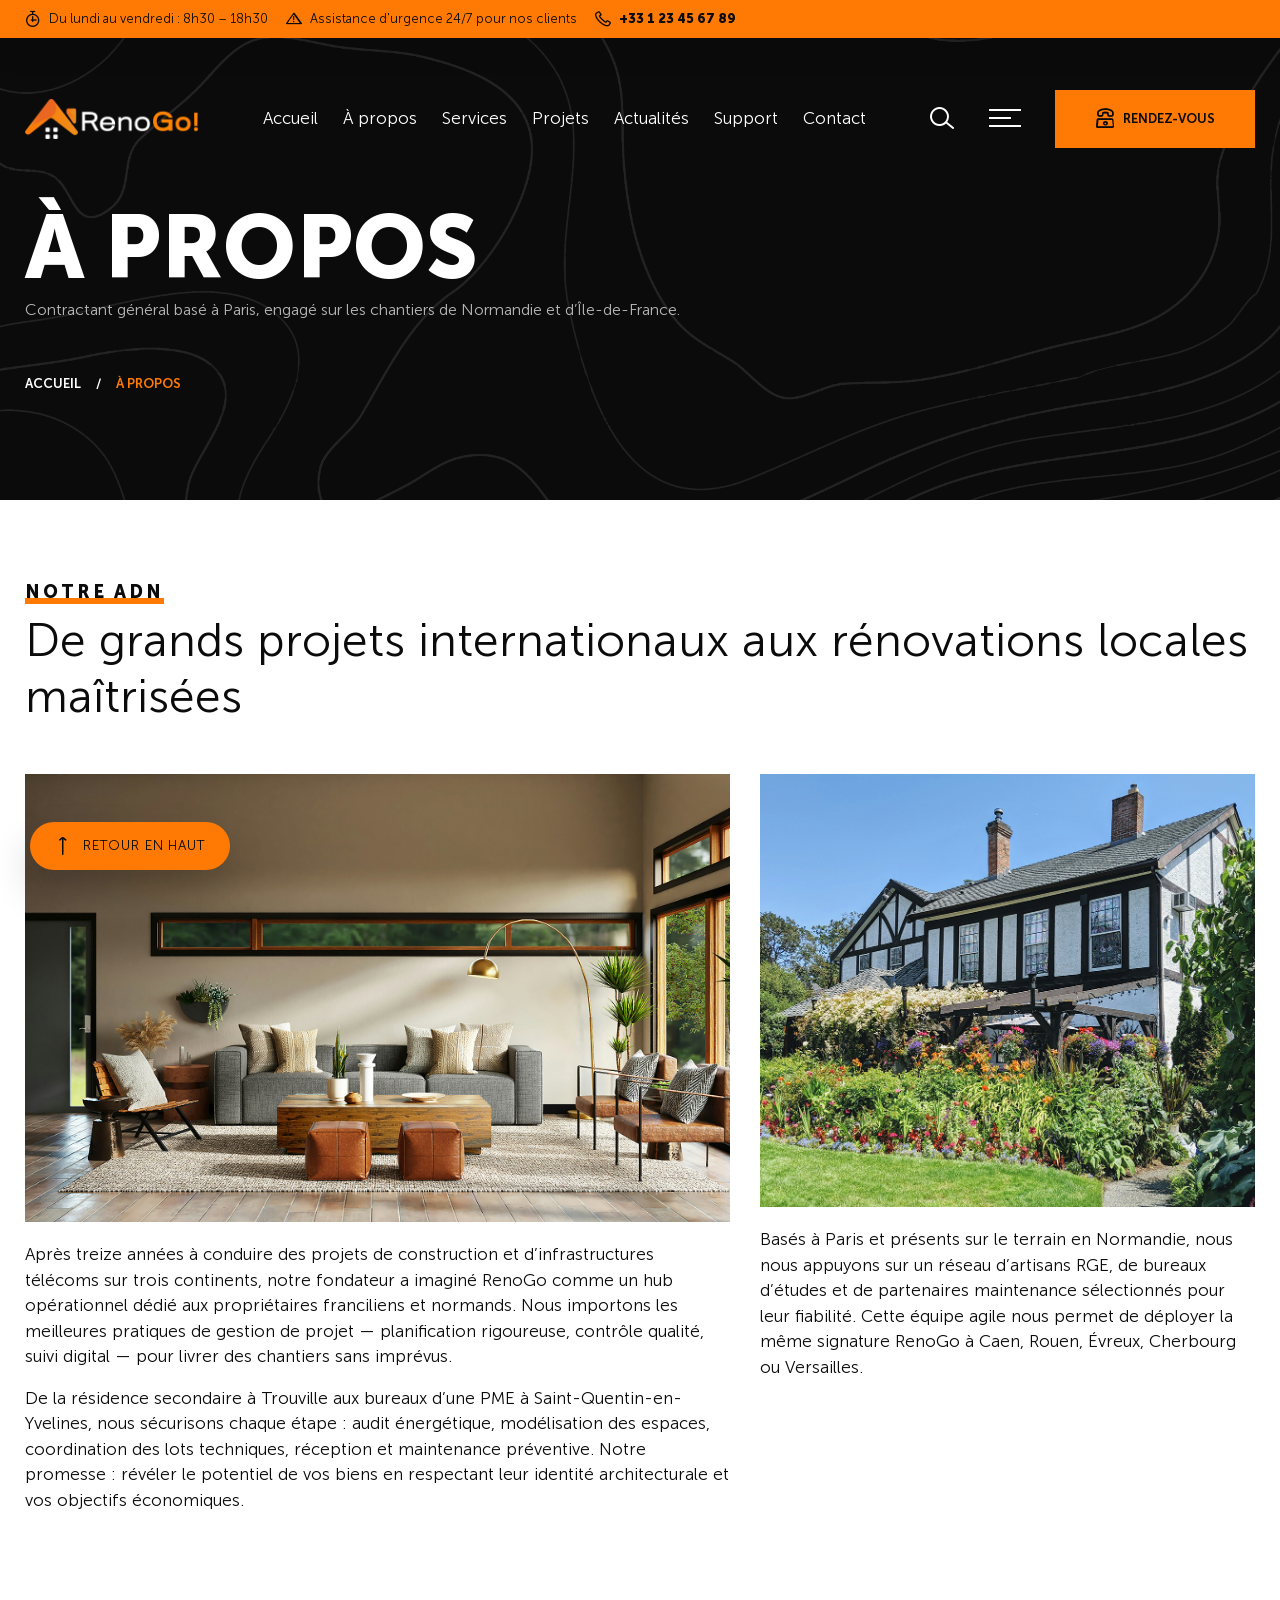
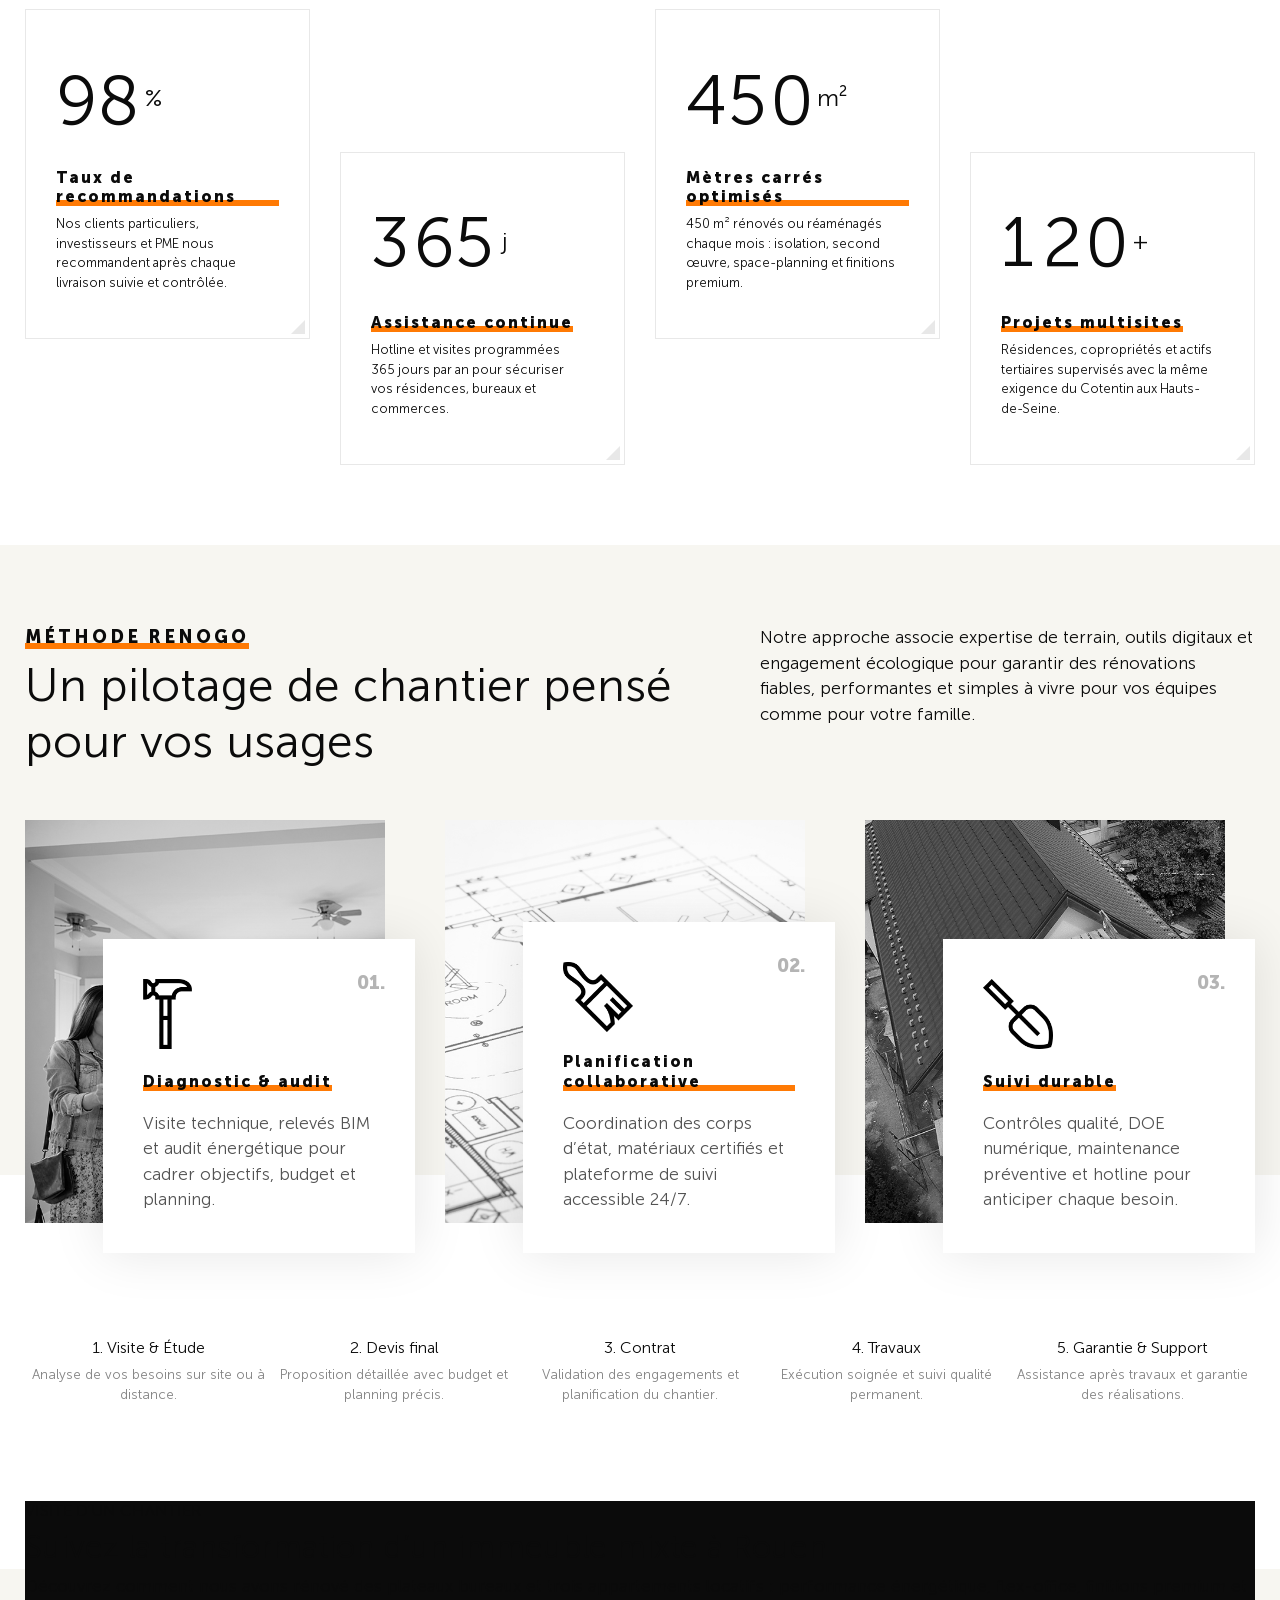
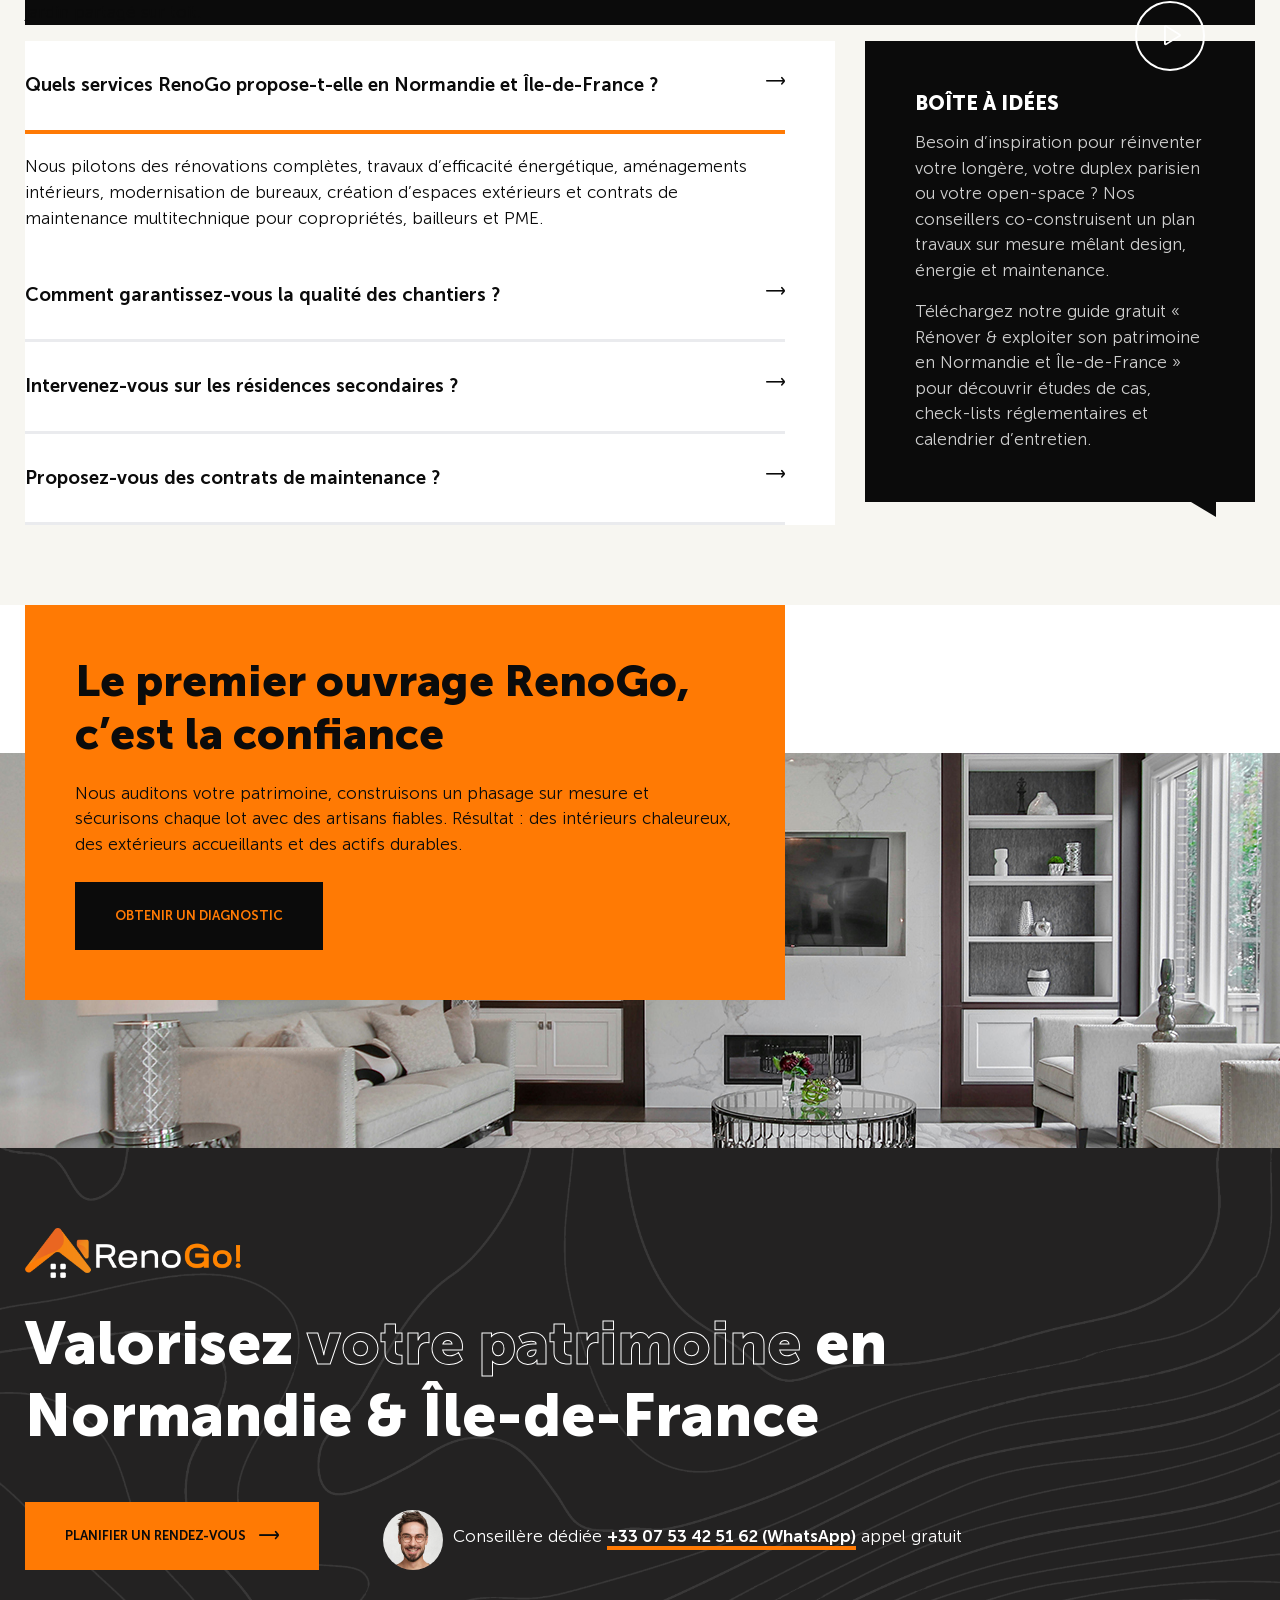
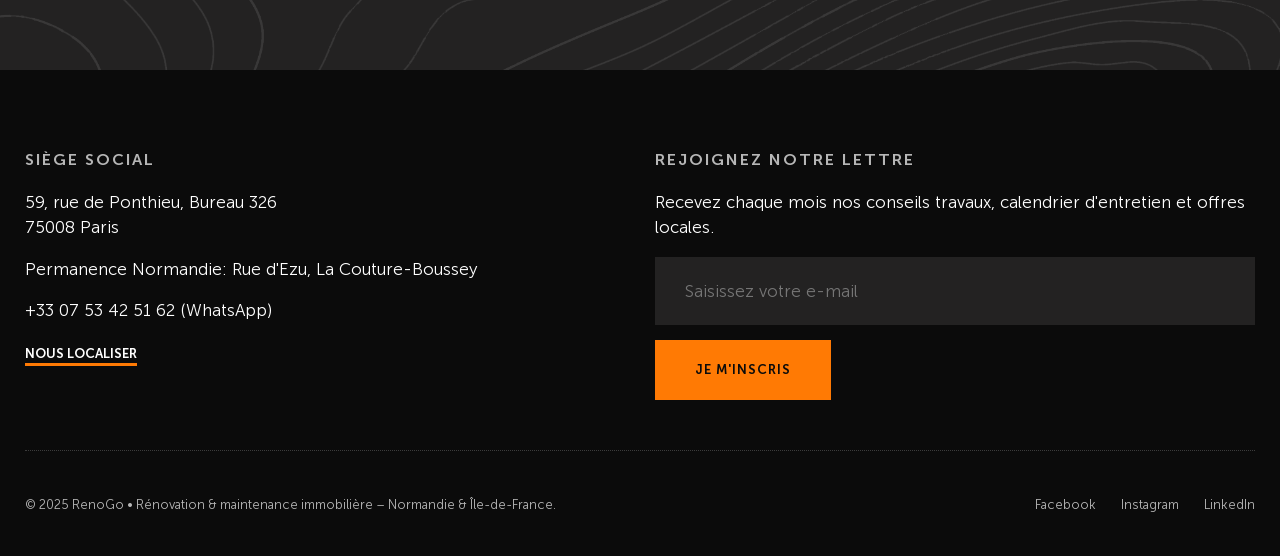
<file: about-company.html>
<!doctype html>
<html lang="en">
<head>
  <meta charset="utf-8">
  <meta name="viewport" content="width=device-width, initial-scale=1, shrink-to-fit=no">
  <meta http-equiv="X-UA-Compatible" content="IE=edge">

  <!-- Primary SEO -->
  <title>À propos de RenoGo • Contractant rénovation & maintenance Normandie – Île-de-France</title>
  <meta name="description" content="Découvrez la vision RenoGo : ingénierie de projets, rénovation énergétique, aménagement d’espaces et maintenance immobilière pour particuliers, PME et bailleurs en Normandie et Île-de-France.">
  <link rel="canonical" href="https://www.renogo.fr/">

  <!-- Indexing -->
  <meta name="robots" content="index, follow, max-snippet:-1, max-image-preview:large, max-video-preview:-1">

  <!-- Language / Region -->
  <meta name="content-language" content="fr-FR">
  <link rel="alternate" href="https://www.renogo.fr/" hreflang="fr-FR">
  <!-- Optional secondary language homepage
  <link rel="alternate" href="https://www.renogo.fr/en/" hreflang="en">
  -->
  <link rel="alternate" href="https://www.renogo.fr/" hreflang="x-default">

  <!-- Theme / PWA basics -->
  <meta name="theme-color" content="#feed01">
  <link rel="manifest" href="/site.webmanifest">

  <!-- Open Graph / Facebook -->
  <meta property="og:locale" content="fr_FR">
  <meta property="og:type" content="website">
  <meta property="og:site_name" content="RenoGo">
  <meta property="og:title" content="À propos de RenoGo • Contractant rénovation Normandie & Île-de-France">
  <meta property="og:description" content="Pilotage de travaux, innovation durable et maintenance immobilière pour logements, bureaux et copropriétés.">
  <meta property="og:url" content="https://www.renogo.fr/">
  <meta property="og:image" content="https://www.renogo.fr/assets/og/renogo-cover.jpg">
  <meta property="og:image:width" content="1200">
  <meta property="og:image:height" content="630">

  <!-- Twitter -->
  <meta name="twitter:card" content="summary_large_image">
  <meta name="twitter:site" content="@renogo">
  <meta name="twitter:title" content="À propos de RenoGo • Contractant rénovation Normandie & Île-de-France">
  <meta name="twitter:description" content="Expertise chantier, efficacité énergétique et services multitechniques pour particuliers et professionnels.">
  <meta name="twitter:image" content="https://www.renogo.fr/assets/og/renogo-cover.jpg">

  <!-- Organization -->
  <meta name="author" content="RenoGo">

  <!-- Favicons (modern set) -->
  <link rel="icon" href="/images/favicon.svg" type="image/svg+xml">
  <link rel="icon" href="/images/favicon-32.png" sizes="32x32" type="image/png">
  <link rel="icon" href="/images/favicon-192.png" sizes="192x192" type="image/png">
  <link rel="apple-touch-icon" href="/images/apple-touch-icon.png" sizes="180x180">
  <meta name="apple-mobile-web-app-title" content="RenoGo">
  <meta name="msapplication-TileColor" content="#feed01">

  <!-- Preconnects (only keep what you really use, e.g., fonts/CDNs) -->
  <!-- <link rel="preconnect" href="https://fonts.gstatic.com" crossorigin> -->
  <!-- <link rel="preconnect" href="https://cdn.jsdelivr.net" crossorigin> -->

  <!-- CSS -->
  <link rel="stylesheet" href="css/lineicons.css">
  <link rel="stylesheet" href="css/odometer.min.css">
  <link rel="stylesheet" href="css/fancybox.min.css">
  <link rel="stylesheet" href="css/swiper.min.css">
  <link rel="stylesheet" href="css/bootstrap.min.css">
  <link rel="stylesheet" href="css/style.css">

  <!-- JSON-LD: Organization / LocalBusiness -->
  <script type="application/ld+json">
  {
    "@context": "https://schema.org",
    "@type": "HomeAndConstructionBusiness",
    "name": "RenoGo",
    "url": "https://www.renogo.fr/",
    "logo": "https://www.renogo.fr/assets/logo/renogo-logo.svg",
    "image": "https://www.renogo.fr/assets/og/renogo-cover.jpg",
    "description": "Rénovation globale, aménagement d’espaces et maintenance immobilière pour maisons, bureaux et copropriétés.",
    "telephone": "+33 07 53 42 51 62",
    "areaServed": "FR",
    "priceRange": "€€",
    "foundingDate": "2025",
    "address": {
      "@type": "PostalAddress",
      "streetAddress": "59, rue de Ponthieu, Bureau 326",
      "postalCode": "75008",
      "addressLocality": "Paris",
      "addressRegion": "Île-de-France",
      "addressCountry": "FR"
    },
    "sameAs": [
      "https://www.linkedin.com/company/renogo",
      "https://facebook.com/renogo",
      "https://instagram.com/renogo"
    ],
    "makesOffer": [{
      "@type": "Offer",
      "itemOffered": {
        "@type": "Service",
        "name": "Rénovation de salle de bain"
      }
    },{
      "@type": "Offer",
      "itemOffered": {
        "@type": "Service",
        "name": "Rénovation de cuisine"
      }
    },{
      "@type": "Offer",
      "itemOffered": {
        "@type": "Service",
        "name": "Peinture & finitions"
      }
    },{
      "@type": "Offer",
      "itemOffered": {
        "@type": "Service",
        "name": "Isolation & efficacité énergétique"
      }
    }]
  }
  </script>

  <!-- JSON-LD: WebSite with SearchAction (if you have on-site search) -->
  <script type="application/ld+json">
  {
    "@context": "https://schema.org",
    "@type": "WebSite",
    "name": "RenoGo",
    "url": "https://www.renogo.fr/",
    "potentialAction": {
      "@type": "SearchAction",
      "target": "https://www.renogo.fr/recherche?q={recherche}",
      "query-input": "required name=recherche"
    }
  }
  </script>
<!-- ===== ASIDE (mobile drawer) ===== -->
<aside class="side-widget">
  <div class="inner">
    <div class="logo">
      <a href="index.html"><img src="images/logo.png" alt="Logo RenoGo"></a>
    </div>

    <div class="hide-mobile">
      <p>
        RenoGo accompagne vos projets de rénovation et d’entretien en Normandie :
        <u>électricité & éclairage</u>, <u>peinture & sols</u>, <u>cloisons & isolation</u>,
        <u>jardinage & aménagement paysager</u>, ainsi que <u>domotique / maison intelligente</u>.
        Des chantiers propres, des délais tenus, un suivi de proximité.
      </p>

      <figure class="gallery">
        <img src="images/slide02.jpg" alt="Avant / après — séjour rénové à Rouen">
        <img src="images/slide03.jpg" alt="Aménagement paysager et terrasse bois à Évreux">
      </figure>

      <h6 class="widget-title">ADRESSE</h6>
      <address class="address">
        <p>59, rue de Ponthieu, Bureau 326<br>75008 Paris</p>
        <p>Coordination des projets en Île-de-France<br>
           Interventions en Normandie (Rouen, Caen, Évreux…)</p>
        <p>+33 07 53 42 51 62 (WhatsApp)</p>
      </address>

      <h6 class="widget-title">SUIVEZ-NOUS</h6>
      <ul class="social-media">
        <li><a href="#" rel="nofollow noopener">Facebook</a></li>
        <li><a href="#" rel="nofollow noopener">Pinterest</a></li>
        <li><a href="#" rel="nofollow noopener">Instagram</a></li>
      </ul>
    </div>
    <!-- end hide-mobile -->

    <!-- MOBILE MENU (shown inside drawer) -->
    <div class="show-mobile">
      <nav class="site-menu" aria-label="Menu principal mobile">
        <ul>
          <li><a href="index.html">Accueil</a></li>
          <li class="has-children">
         <a href="about-company.html">À propos</a></a>
          </li>
          <li><a href="services.html">Services</a></li>
          <li><a href="projects.html">Projets</a></li>
          <li><a href="news.html">Actualités</a></li>
          <li><a href="https://renogo.atlassian.net/servicedesk/customer/portal/2">Support</a></li>
          <li><a href="contact.html">Contact</a></li>
        </ul>
      </nav>
      <div class="contact-info contact-info--drawer" role="region" aria-label="Informations de contact RenoGo">
        <div class="contact-info__item">
          <i class="lni lni-timer" aria-hidden="true"></i>
          <span>Du lundi au vendredi : 8h30 – 18h30</span>
        </div>
        <div class="contact-info__item">
          <i class="lni lni-warning" aria-hidden="true"></i>
          <span>Assistance d'urgence 24/7 pour nos clients</span>
        </div>
        <a href="tel:+33123456789" class="contact-info__item contact-info__link" aria-label="Appeler RenoGo au +33 1 23 45 67 89">
          <i class="lni lni-phone" aria-hidden="true"></i>
          <span>+33 1 23 45 67 89</span>
        </a>
      </div>
    </div>
    <!-- end show-mobile -->

    <small>© RenoGo</small>
  </div>
  <!-- end inner -->
</aside>
<!-- end side-widget -->


<div class="top-bar" role="region" aria-label="Informations de contact RenoGo">
  <div class="container contact-info">
    <div class="contact-info__item">
      <i class="lni lni-timer" aria-hidden="true"></i>
      <span>Du lundi au vendredi : 8h30 – 18h30</span>
    </div>
    <div class="contact-info__item">
      <i class="lni lni-warning" aria-hidden="true"></i>
      <span>Assistance d'urgence 24/7 pour nos clients</span>
    </div>
    <a href="tel:+33123456789" class="contact-info__item contact-info__link" aria-label="Appeler RenoGo au +33 1 23 45 67 89">
      <i class="lni lni-phone" aria-hidden="true"></i>
      <span>+33 1 23 45 67 89</span>
    </a>
  </div>
</div>
<!-- ===== NAVBAR (desktop / tablet) ===== -->
<nav class="navbar">
  <div class="container">
    <div class="logo">
      <a href="index.html"><img src="images/logo.png" alt="Logo RenoGo"></a>
    </div>

    <div class="site-menu" aria-label="Menu principal">
      <ul>
        <li><a href="index.html">Accueil</a></li>
        <li class="has-children">
          <a href="about-company.html">À propos</a>
        </li>
        <li><a href="services.html">Services</a></li>
        <li><a href="projects.html">Projets</a></li>
        <li><a href="news.html">Actualités</a></li>
        <li><a href="https://renogo.atlassian.net/servicedesk/customer/portal/2">Support</a></li>
        <li><a href="contact.html">Contact</a></li>
      </ul>
    </div>
    <!-- end site-menu -->

    <div class="search"><i class="lni lni-search-alt"></i></div>

    <div class="hamburger" aria-controls="mobile-menu" aria-expanded="false">
      <div id="hamburger"><span></span><span></span><span></span></div>
      <div id="cross"><span></span><span></span></div>
    </div>

    <a href="https://outlook.office.com/book/RDVRenoGo@renogo.fr/?ismsaljsauthenabled" class="navbar-button" target="_blank" rel="noopener">
      <i class="lni lni-phone-set"></i> <span>RENDEZ-VOUS</span>
    </a>
  </div>
</nav>
<!-- end navbar -->
<header class="page-header">
  <div class="container">
    <h1>À PROPOS</h1>
          <h6>Contractant général basé à Paris, engagé sur les chantiers de Normandie et d’Île-de-France.</h6>
          <ul>
                <li><a href="#">ACCUEIL</a></li>
                <li>À PROPOS</li>
          </ul>
  </div>
  <!-- end container -->
</header>
<!-- end page-header -->
<section class="content-section no-bottom-spacing">
  <div class="container">
    <div class="row">
                <div class="col-12">
                         <div class="section-title text-left">
          <h6>NOTRE ADN</h6>
          <h2>De grands projets internationaux aux rénovations locales maîtrisées</h2>
        </div>
        <!-- end section-title -->
                </div>
                <!-- end col-12 -->
                <div class="col-md-7">
                <figure><img src="images/salon.jpg" alt="Équipe RenoGo en intervention"></figure>
                        <p>Après treize années à conduire des projets de construction et d’infrastructures télécoms sur trois continents, notre fondateur a imaginé RenoGo comme un hub opérationnel dédié aux propriétaires franciliens et normands. Nous importons les meilleures pratiques de gestion de projet — planification rigoureuse, contrôle qualité, suivi digital — pour livrer des chantiers sans imprévus.</p>
                        <p>De la résidence secondaire à Trouville aux bureaux d’une PME à Saint-Quentin-en-Yvelines, nous sécurisons chaque étape : audit énergétique, modélisation des espaces, coordination des lots techniques, réception et maintenance préventive. Notre promesse : révéler le potentiel de vos biens en respectant leur identité architecturale et vos objectifs économiques.</p>
                </div>
                <!-- end col-7 -->
                <div class="col-md-5">
                <figure><img src="images/jardin-a-propos.jpg" alt="Services RenoGo"></figure>
                        <p>Basés à Paris et présents sur le terrain en Normandie, nous nous appuyons sur un réseau d’artisans RGE, de bureaux d’études et de partenaires maintenance sélectionnés pour leur fiabilité. Cette équipe agile nous permet de déployer la même signature RenoGo à Caen, Rouen, Évreux, Cherbourg ou Versailles.</p>
                </div>
                <!-- end col-5 -->
          </div>
    <!-- end row -->
  </div>
  <!-- end container -->
</section>
<!-- end content-section -->
<section class="content-section ">
  <div class="container">
    <div class="row">
      <div class="col-lg-3 col-md-6">
        <div class="counter-box"> <span class="odometer" data-count="98" data-status="yes">0</span> <span class="value">%</span>
          <h6>Taux de recommandations</h6>
          <p>Nos clients particuliers, investisseurs et PME nous recommandent après chaque livraison suivie et contrôlée.</p>
        </div>
        <!-- end counter-box -->
      </div>
      <!-- end col-3 -->
      <div class="col-lg-3 col-md-6">
        <div class="counter-box"> <span class="odometer" data-count="365" data-status="yes">0</span> <span class="value">j</span>
          <h6>Assistance continue</h6>
          <p>Hotline et visites programmées 365 jours par an pour sécuriser vos résidences, bureaux et commerces.</p>
        </div>
        <!-- end counter-box -->
      </div>
      <!-- end col-3 -->
      <div class="col-lg-3 col-md-6">
        <div class="counter-box"> <span class="odometer" data-count="450" data-status="yes">0</span> <span class="value">m²</span>
          <h6>Mètres carrés optimisés</h6>
          <p>450 m² rénovés ou réaménagés chaque mois : isolation, second œuvre, space-planning et finitions premium.</p>
        </div>
        <!-- end counter-box -->
      </div>
      <!-- end col-3 -->
      <div class="col-lg-3 col-md-6">
        <div class="counter-box"> <span class="odometer" data-count="120" data-status="yes">0</span> <span class="value">+</span>
          <h6>Projets multisites</h6>
          <p>Résidences, copropriétés et actifs tertiaires supervisés avec la même exigence du Cotentin aux Hauts-de-Seine.</p>
        </div>
        <!-- end counter-box -->
      </div>
      <!-- end col-3 -->
    </div>
    <!-- end row -->
  </div>
  <!-- end container -->
</section>
<!-- end content-section -->
<section class="content-section white-space-bottom" data-background="#f7f6f1">
  <div class="container">
    <div class="row">
                <div class="col-lg-7">
        <div class="section-title text-left">
          <h6>MÉTHODE RENOGO</h6>
          <h2>Un pilotage de chantier pensé pour vos usages</h2>
        </div>
        <!-- end section-title -->
      </div>
      <!-- end col-7 -->
      <div class="col-lg-5">
        <p>Notre approche associe expertise de terrain, outils digitaux et engagement écologique pour garantir des rénovations fiables, performantes et simples à vivre pour vos équipes comme pour votre famille.</p>
      </div>
      <!-- end col-5 -->
                <div class="col-lg-4">
                <div class="step-box">
                        <figure class="image"><img src="images/step011.jpg" alt="Étude personnalisée RenoGo"></figure>
                        <div class="content">
                                <span>01.</span>
                        <figure class="icon"><img src="images/icon01.png" alt="Icône écoute"></figure>
                                <h6>Diagnostic & audit</h6>
                                <p>Visite technique, relevés BIM et audit énergétique pour cadrer objectifs, budget et planning.</p>
                        </div>
                                <!-- end content -->
                        </div>
                        <!-- end step-box -->
                </div>
                <!-- end col-4 -->
                <div class="col-lg-4">
                        <div class="step-box">
                        <figure class="image"><img src="images/step012.jpg" alt="Chantier coordonné"></figure>
                        <div class="content">
                                <span>02.</span>
                        <figure class="icon"><img src="images/icon02.png" alt="Icône organisation"></figure>
                                <h6>Planification collaborative</h6>
                                <p>Coordination des corps d’état, matériaux certifiés et plateforme de suivi accessible 24/7.</p>
                        </div>
                                <!-- end content -->
                        </div>
                        <!-- end step-box -->
                </div>
                <!-- end col-4 -->
                <div class="col-lg-4">
                        <div class="step-box">
                        <figure class="image"><img src="images/step013.jpg" alt="Partenariat durable"></figure>
                        <div class="content">
                                <span>03.</span>
                        <figure class="icon"><img src="images/icon03.png" alt="Icône partenariat"></figure>
                                <h6>Suivi durable</h6>
                                <p>Contrôles qualité, DOE numérique, maintenance préventive et hotline pour anticiper chaque besoin.</p>
                        </div>
                                <!-- end content -->
                        </div>
                        <!-- end step-box -->
                </div>
                <!-- end col-4 -->
          </div>
          <!-- end row -->
  </div>
  <!-- end container -->
</section>
<!-- end content-section -->
<div class="content-section no-spacing">
  <div class="container">
    <div class="row no-gutters process-steps">
      <div class="col">
        <div class="sales-team">
          <div class="infos">
            <h6>1. Visite & Étude</h6>
            <small>Analyse de vos besoins sur site ou à distance.</small>
          </div>
        </div>
      </div>
      <div class="col">
        <div class="sales-team">
          <div class="infos">
            <h6>2. Devis final</h6>
            <small>Proposition détaillée avec budget et planning précis.</small>
          </div>
        </div>
      </div>
      <div class="col">
        <div class="sales-team">
          <div class="infos">
            <h6>3. Contrat</h6>
            <small>Validation des engagements et planification du chantier.</small>
          </div>
        </div>
      </div>
      <div class="col">
        <div class="sales-team">
          <div class="infos">
            <h6>4. Travaux</h6>
            <small>Exécution soignée et suivi qualité permanent.</small>
          </div>
        </div>
      </div>
      <div class="col">
        <div class="sales-team">
          <div class="infos">
            <h6>5. Garantie & Support</h6>
            <small>Assistance après travaux et garantie des réalisations.</small>
          </div>
        </div>
      </div>
    </div>
    <!-- end row -->
  </div>
  <!-- end container -->
</div>
<!-- end content-section -->
<section class="content-section white-space-top" data-background="#f7f6f1">
  <div class="container">
    <div class="row">
      <div class="col-12">
        <div class="video-box"> <a href="videos/video01.mp4" data-fancybox data-width="640" data-height="360" class="play-btn"><i class="lni lni-play"></i></a>
          <h6>VISITE D'UN CHANTIER</h6>
          <h2>Suivez la transformation d’un immeuble mixte à Rouen</h2>
          <p>Découvrez comment nous avons rénové des plateaux bureaux et trois appartements locatifs : performance énergétique, flex-office, finitions premium et jardin partagé sur toit.</p>
        </div>
        <!-- end video-box -->
      </div>
      <!-- end col-12 -->
    </div>
    <!-- end row -->
    <div class="row">
      <div class="col-lg-8">
        <div class="accordion" id="accordion" role="tablist">
            <div class="card">
              <div class="card-header" role="tab" id="headingOne"> <a data-toggle="collapse" href="#collapseOne" aria-expanded="true" aria-controls="collapseOne"> Quels services RenoGo propose-t-elle en Normandie et Île-de-France ? <i class="lni lni-arrow-right"></i></a> </div>
              <div id="collapseOne" class="collapse show" role="tabpanel" aria-labelledby="headingOne" data-parent="#accordion">
                <div class="card-body"> Nous pilotons des rénovations complètes, travaux d’efficacité énergétique, aménagements intérieurs, modernisation de bureaux, création d’espaces extérieurs et contrats de maintenance multitechnique pour copropriétés, bailleurs et PME.</div>
                <!-- end card-body -->
              </div>
              <!-- end collapse -->
            </div>
            <!-- end card -->
            <div class="card">
              <div class="card-header" role="tab" id="headingTwo"> <a class="collapsed" data-toggle="collapse" href="#collapseTwo" aria-expanded="false" aria-controls="collapseTwo"> Comment garantissez-vous la qualité des chantiers ? <i class="lni lni-arrow-right"></i></a> </div>
              <div id="collapseTwo" class="collapse" role="tabpanel" aria-labelledby="headingTwo" data-parent="#accordion">
                <div class="card-body"> Chaque projet est suivi par un chef de projet dédié, épaulé par des artisans certifiés RGE, Qualifelec et Qualibat. Planning prévisionnel, point hebdomadaire et carnet de chantier numérique garantissent transparence et maîtrise des coûts.</div>
                <!-- end card-body -->
              </div>
              <!-- end collapse -->
            </div>
            <!-- end card -->
            <div class="card">
              <div class="card-header" role="tab" id="headingThree"> <a class="collapsed" data-toggle="collapse" href="#collapseThree" aria-expanded="false" aria-controls="collapseThree"> Intervenez-vous sur les résidences secondaires ? <i class="lni lni-arrow-right"></i></a> </div>
              <div id="collapseThree" class="collapse" role="tabpanel" aria-labelledby="headingThree" data-parent="#accordion">
                <div class="card-body"> Oui, c’est même notre spécialité. Nous gérons les clés, organisons les réunions de chantier à distance et installons des solutions smart home pour contrôler chauffage, humidité, sécurité et arrosage.</div>
                <!-- end card-body -->
              </div>
              <!-- end collapse -->
            </div>
            <!-- end card -->
            <div class="card">
              <div class="card-header" role="tab" id="headingFour"> <a class="collapsed" data-toggle="collapse" href="#collapseFour" aria-expanded="false" aria-controls="collapseFour"> Proposez-vous des contrats de maintenance ? <i class="lni lni-arrow-right"></i></a> </div>
              <div id="collapseFour" class="collapse" role="tabpanel" aria-labelledby="headingFour" data-parent="#accordion">
                <div class="card-body"> Nous proposons des formules préventives et correctives pour copropriétés, bureaux, commerces et hôtels. Jardin, éclairage, CVC, SSI, domotique et contrôles réglementaires : RenoGo s’occupe de tout pour sécuriser vos actifs.</div>
                <!-- end card-body -->
              </div>
              <!-- end collapse -->
            </div>
            <!-- end card -->
          </div>
          <!-- end accordion -->
                </div>
                <!-- end col-8 -->
                <div class="col-lg-4">
                <div class="info-box-dark">
                        <h6>BOÎTE À IDÉES</h6>
                        <p>Besoin d’inspiration pour réinventer votre longère, votre duplex parisien ou votre open-space ? Nos conseillers co-construisent un plan travaux sur mesure mêlant design, énergie et maintenance.</p>
                        <p>Téléchargez notre guide gratuit « Rénover & exploiter son patrimoine en Normandie et Île-de-France » pour découvrir études de cas, check-lists réglementaires et calendrier d’entretien.</p>
                        </div>
                        <!-- end info-box-dark -->
                </div>
                <!-- end col-4 -->
    </div>
    <!-- end row -->
  </div>
  <!-- end container -->
</section>
<!-- end content-section -->
        <section class="content-section no-spacing white-space-top" data-background="images/section-bg02.jpg">
                <div class="container">
                        <div class="row">
                                <div class="col-lg-8">
                                <div class="cta-box-yellow">
                                        <h4>Le premier ouvrage RenoGo, c’est la confiance</h4>
                                        <p>Nous auditons votre patrimoine, construisons un phasage sur mesure et sécurisons chaque lot avec des artisans fiables. Résultat : des intérieurs chaleureux, des extérieurs accueillants et des actifs durables.</p>
                                        <a href="contact.html" class="button">OBTENIR UN DIAGNOSTIC</a>
                                        </div>
                                        <!-- end cta-box-yellow -->
                                </div>
                                <!-- end col-8 -->
                        </div>
                        <!-- end row -->
                </div>
                <!-- end container -->
        </section>
<!-- end content-section -->
 <section class="footer-bar">
          <div class="container">
    <div class="row">
      <div class="col-12">

          <figure class="logo"> <img src="images/logo.png" alt="Logo RenoGo"></figure>
          <h2>Valorisez <b>votre patrimoine</b> en Normandie & Île-de-France</h2>
          <a href="contact.html" class="button">PLANIFIER UN RENDEZ-VOUS <i class="lni lni-arrow-right"></i></a>
                  <div class="sales-representive">
                        <figure>
                                <img src="images/author01.jpg" alt="Conseiller RenoGo">
                          </figure>Conseillère dédiée

                          <b>+33 07 53 42 51 62 (WhatsApp)</b> appel gratuit
                  </div>
                  <!-- end sales-representive -->
                </div>
                <!-- end col-12  -->
    </div>
    <!-- end row -->
  </div>
  <!-- end container -->

                </section>
        <!-- end footer-bar -->

<footer class="footer">
  <div class="container">
    <div class="row">
      <div class="col-lg-6 col-md-6">
        <h6 class="widget-title">SIÈGE SOCIAL</h6>
        <address><p>59, rue de Ponthieu, Bureau 326<br>75008 Paris</p>
                  <p>Permanence Normandie: Rue d'Ezu, La Couture-Boussey</p>
                  <p>+33 07 53 42 51 62 (WhatsApp)</p>
                        <a href="https://www.google.com/maps/search/?api=1&query=59+rue+de+Ponthieu+Bureau+326+75008+Paris" data-fancybox data-width="640" data-height="360">NOUS LOCALISER</a>
                        </address>
      </div>
      <!-- end col-6 -->
                <div class="col-lg-6">
        <h6 class="widget-title">REJOIGNEZ NOTRE LETTRE</h6>
       <p>Recevez chaque mois nos conseils travaux, calendrier d'entretien et offres locales.</p>
                        <form>
                        <input type="email" placeholder="Saisissez votre e-mail">
                                <input type="submit" value="JE M'INSCRIS">
                        </form>
      </div>
      <!-- end col-6 -->
                <div class="col-12">
                        <div class="footer-bottom">
                                <span>© 2025 RenoGo • Rénovation & maintenance immobilière – Normandie & Île-de-France.</span>
                                <ul>
                                <li><a href="#">Facebook</a></li>
                                <li><a href="#">Instagram</a></li>
                                <li><a href="#">LinkedIn</a></li>
                                </ul>
                        </div>
                        <!-- end footer-bottom -->
                </div>
                <!-- end col-12  -->
    </div>
    <!-- end row -->
  </div>
  <!-- end container -->
        <a href="#" class="scroll-top" aria-label="Retour en haut de la page"><i class="lni lni-arrow-up"></i>
        <small>Retour en haut</small>
        </a>
        <!-- end scroll-top -->
</footer>
<!-- end footer -->
        <div id="sales-specialist-form">
                <form>
                        <div class="form-group">
                        <span>Nom complet</span>
                                <input type="text" placeholder="Votre nom et prénom">
                        </div>
                        <!-- end form-group -->
                        <div class="form-group">
                        <span>Numéro de téléphone</span>
                                <input type="text" placeholder="Votre numéro">
                        </div>
                        <!-- end form-group -->
                        <div class="form-group">
                        <span>Adresse e-mail</span>
                                <input type="email" placeholder="Votre e-mail">
                        </div>
                        <!-- end form-group -->
                        <div class="form-group">
                                <input type="submit" value="ÊTRE RAPPELÉ">
                        </div>
                        <!-- end form-group -->
                </form>
        </div>
        <!-- end sales-specialist-form -->

<!-- JS FILES -->
<script src="js/jquery.min.js"></script>
<script src="js/bootstrap.min.js"></script>
<script src="js/swiper.min.js"></script>
<script src="js/fancybox.min.js"></script>
<script src="js/odometer.min.js"></script>
<script src="js/isotope.min.js"></script>
<script src="js/scripts.js"></script>
</body>
</html>
</file>
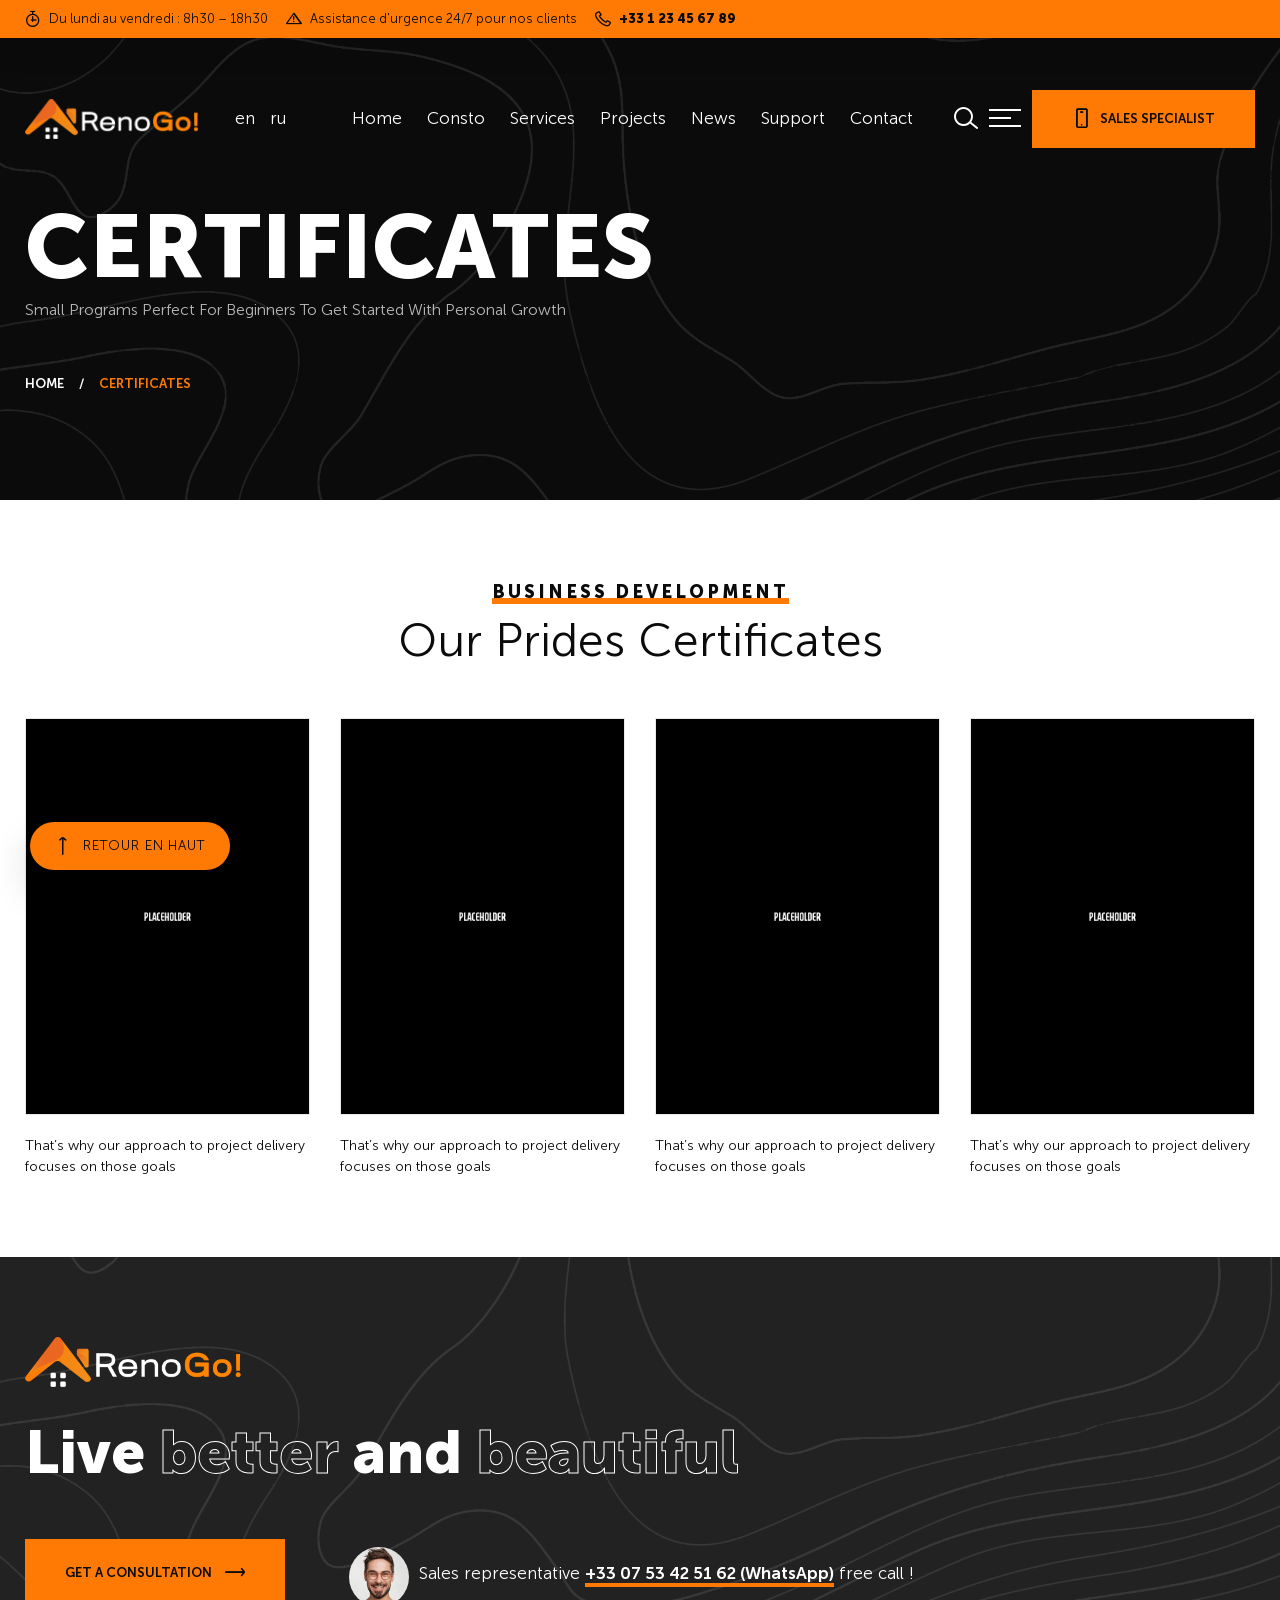
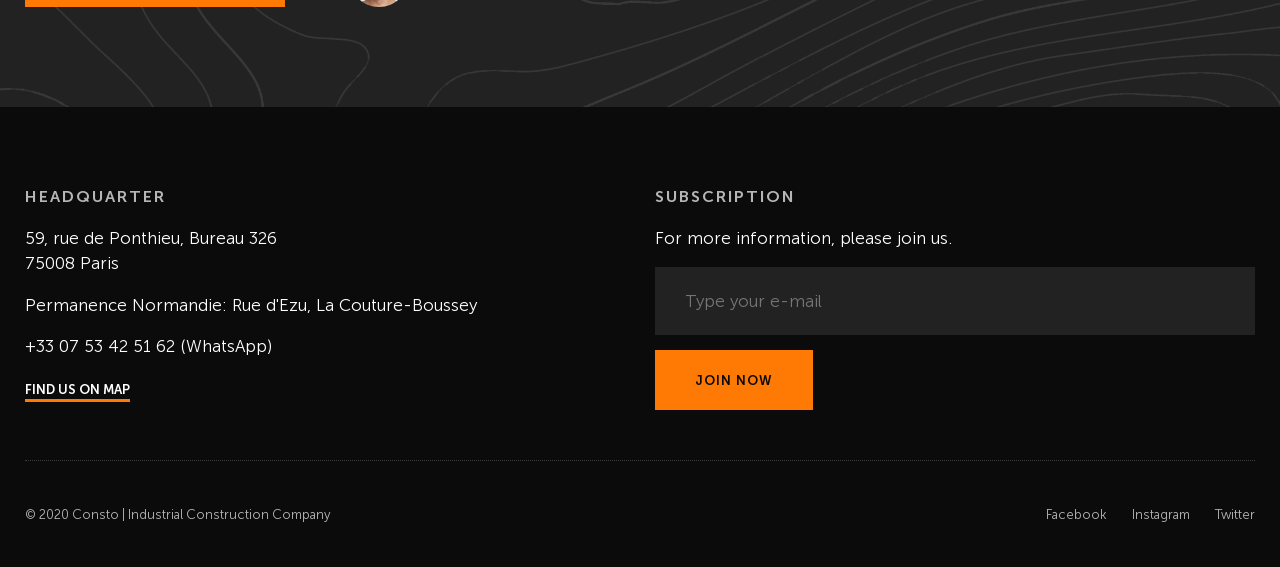
<file: certificates.html>
<!doctype html>
<html lang="en">
<head>
<meta charset="utf-8">
<meta name="viewport" content="width=device-width, initial-scale=1, shrink-to-fit=no">
<meta name="theme-color" content="#feed01"/>
<title>Consto | Industrial Construction Company</title>
<meta name="author" content="Themezinho">
<meta name="description" content="For all kind of construction company website">
<meta name="keywords" content="consto, business, construction, company, industrial, building, projects, corporate, apartments, flat, condo, brick, website, design, animation, transition, themezinho">

<!-- SOCIAL MEDIA META -->
<meta property="og:description" content="Consto | Industrial Construction Company">
<meta property="og:image" content="http://www.themezinho.net/consto/preview.png">
<meta property="og:site_name" content="consto">
<meta property="og:title" content="consto">
<meta property="og:type" content="website">
<meta property="og:url" content="http://www.themezinho.net/consto">

<!-- TWITTER META -->
<meta name="twitter:card" content="summary">
<meta name="twitter:site" content="@consto">
<meta name="twitter:creator" content="@consto">
<meta name="twitter:title" content="consto">
<meta name="twitter:description" content="Consto | Industrial Construction Company">
<meta name="twitter:image" content="http://www.themezinho.net/consto/preview.png">

<!-- FAVICON FILES -->
<link href="ico/apple-touch-icon-144-precomposed.png" rel="apple-touch-icon" sizes="144x144">
<link href="ico/apple-touch-icon-114-precomposed.png" rel="apple-touch-icon" sizes="114x114">
<link href="ico/apple-touch-icon-72-precomposed.png" rel="apple-touch-icon" sizes="72x72">
<link href="ico/apple-touch-icon-57-precomposed.png" rel="apple-touch-icon">
<link href="ico/favicon.png" rel="shortcut icon">

<!-- CSS FILES -->
<link rel="stylesheet" href="css/lineicons.css">
<link rel="stylesheet" href="css/odometer.min.css">
<link rel="stylesheet" href="css/fancybox.min.css">
<link rel="stylesheet" href="css/swiper.min.css">
<link rel="stylesheet" href="css/bootstrap.min.css">
<link rel="stylesheet" href="css/style.css">
</head>
<body>
	<div class="first-transition"></div>
	<!-- end first-transition -->
	<div class="page-transition"></div>
	<!-- end page-transition -->
	<div class="search-box">
		<div class="inner">
		<form>
			<input type="search" placeholder="Tyhe here to search">
			<input type="submit" value="SEARCH">
			</form>
		</div>
	</div>
	<!-- end search-box -->
	<aside class="side-widget">
	<div class="inner">
			<div class="logo"> <a href="index.html"><img src="images/logo.png" alt="Image"></a> </div>
    <!-- end logo -->
		<div class="hide-mobile">
		<p>Extremity direction existence as dashwoods do up. Securing <u>marianne led</u> welcomed offended but offering six raptures. </p>
		<figure class="gallery"><img src="images/slide02.jpg" alt="Image"><img src="images/slide03.jpg" alt="Image"></figure>
		<h6 class="widget-title">ADDRESS</h6>
		<address class="address">
			<p>59, rue de Ponthieu, Bureau 326<br>
75008 Paris</p>
		  <p>+33 07 53 42 51 62 (WhatsApp)</p>
			</address>
		<h6 class="widget-title">FOLLOW US</h6>
		<ul class="social-media">
			<li><a href="#">Facebook</a></li>
			<li><a href="#">Twitter</a></li>
			<li><a href="#">Instagram</a></li>
		</ul>
			</div>
		<!-- end hide-mobile -->
		<div class="show-mobile">
    <div class="languages">
      <ul>
        <li><a href="#">en</a></li>
        <li><a href="#">ru</a></li>
      </ul>
    </div>
    <!-- end languages -->
    <div class="site-menu">
      <ul>
        <li><a href="index.html">Home</a></li>
        <li><a href="#">Consto</a><i class="lni lni-chevron-down-circle"></i>
		  <ul>
				<li><a href="about-company.html">About Company</a></li>
				<li><a href="core-values.html">Core Values</a></li>
				<li><a href="leadership.html">Leadership</a></li>
				<li><a href="our-history.html">Our History</a></li>
				<li><a href="offices.html">Offices</a></li>
				<li><a href="certificates.html">Certificates</a></li>
			</ul>
		  </li>
        <li><a href="services.html">Services</a></li>
        <li><a href="projects.html">Projects</a></li>
        <li><a href="news.html">News</a></li>
        <li><a href="https://renogo.atlassian.net/servicedesk/customer/portal/2">Support</a></li>
        <li><a href="contact.html">Contact</a></li>
      </ul>
    </div>
    <!-- end site-menu -->
			
      <div class="contact-info contact-info--drawer" role="region" aria-label="Informations de contact RenoGo">
        <div class="contact-info__item">
          <i class="lni lni-timer" aria-hidden="true"></i>
          <span>Du lundi au vendredi : 8h30 – 18h30</span>
        </div>
        <div class="contact-info__item">
          <i class="lni lni-warning" aria-hidden="true"></i>
          <span>Assistance d'urgence 24/7 pour nos clients</span>
        </div>
        <a href="tel:+33123456789" class="contact-info__item contact-info__link" aria-label="Appeler RenoGo au +33 1 23 45 67 89">
          <i class="lni lni-phone" aria-hidden="true"></i>
          <span>+33 1 23 45 67 89</span>
        </a>
      </div>
    </div>
		<!-- end show-mobile -->
		<small>© 2020 Consto | Industrial Construction Company</small>
		</div>
		<!-- end inner -->
	</aside>
	<!-- end side-widget -->
<div class="top-bar" role="region" aria-label="Informations de contact RenoGo">
  <div class="container contact-info">
    <div class="contact-info__item">
      <i class="lni lni-timer" aria-hidden="true"></i>
      <span>Du lundi au vendredi : 8h30 – 18h30</span>
    </div>
    <div class="contact-info__item">
      <i class="lni lni-warning" aria-hidden="true"></i>
      <span>Assistance d'urgence 24/7 pour nos clients</span>
    </div>
    <a href="tel:+33123456789" class="contact-info__item contact-info__link" aria-label="Appeler RenoGo au +33 1 23 45 67 89">
      <i class="lni lni-phone" aria-hidden="true"></i>
      <span>+33 1 23 45 67 89</span>
    </a>
  </div>
</div>
<nav class="navbar">
  <div class="container">
    <div class="logo"> <a href="index.html"><img src="images/logo.png" alt="Image"></a> </div>
    <!-- end logo -->
    <div class="languages">
      <ul>
        <li><a href="#">en</a></li>
        <li><a href="#">ru</a></li>
      </ul>
    </div>
    <!-- end languages -->
    <div class="site-menu">
      <ul>
        <li><a href="index.html">Home</a></li>
        <li><a href="#">Consto</a>
		  <ul>
				<li><a href="about-company.html">About Company</a></li>
				<li><a href="core-values.html">Core Values</a></li>
				<li><a href="leadership.html">Leadership</a></li>
				<li><a href="our-history.html">Our History</a></li>
				<li><a href="offices.html">Offices</a></li>
				<li><a href="certificates.html">Certificates</a></li>
			</ul>
		  </li>
        <li><a href="services.html">Services</a></li>
        <li><a href="projects.html">Projects</a></li>
        <li><a href="news.html">News</a></li>
        <li><a href="https://renogo.atlassian.net/servicedesk/customer/portal/2">Support</a></li>
        <li><a href="contact.html">Contact</a></li>
      </ul>
    </div>
    <!-- end site-menu -->
    <div class="search"> <i class="lni lni-search-alt"></i> </div>
    <!-- end search -->
    
     <div class="hamburger">
      <div id="hamburger"> <span></span> <span></span> <span></span> </div>
      <div id="cross"> <span></span> <span></span> </div>
    </div>
    <!-- end hamburger --> 
    <!-- end hamburher --> 
    <a href="https://outlook.office.com/book/RDVRenoGo@renogo.fr/?ismsaljsauthenabled" class="navbar-button" target="_blank" rel="noopener"><i class="lni lni-mobile"></i> <span>SALES SPECIALIST</span></a> </div>
  <!-- end container --> 
</nav>
<!-- end navbar -->
<header class="page-header">
  <div class="container">
    <h1>CERTIFICATES</h1>
	  <h6>Small Programs Perfect For Beginners To Get Started With Personal Growth</h6>
	  <ul>
	  	<li><a href="#">HOME</a></li>
	  	<li>CERTIFICATES</li>
	  </ul>
  </div>
  <!-- end container --> 
</header>
<!-- end page-header -->
<section class="content-section">
  <div class="container">
    <div class="row">
      <div class="col-12">
        <div class="section-title">
          <h6>BUSINESS DEVELOPMENT</h6>
          <h2>Our Prides Certificates</h2>
        </div>
        <!-- end section-title --> 
      </div>
      <!-- end col-12 --> 
		<div class="col-lg-3 col-md-6">
			<figure class="certificate">
			<a href="images/certificate01.png" data-fancybox><img src="images/certificate01.png" alt="Image"></a>
				<figcaption>
				That’s why our approach to project delivery focuses on those goals
				</figcaption>
			</figure>
			<!-- end certificate -->
		</div>
		<!-- end col-3 -->
		<div class="col-lg-3 col-md-6">
			<figure class="certificate">
			<a href="images/certificate02.png" data-fancybox><img src="images/certificate02.png" alt="Image"></a>
				<figcaption>
				That’s why our approach to project delivery focuses on those goals
				</figcaption>
			</figure>
			<!-- end certificate -->
		</div>
		<!-- end col-3 -->
		<div class="col-lg-3 col-md-6">
			<figure class="certificate">
			<a href="images/certificate03.png" data-fancybox><img src="images/certificate03.png" alt="Image"></a>
				<figcaption>
				That’s why our approach to project delivery focuses on those goals
				</figcaption>
			</figure>
			<!-- end certificate -->
		</div>
		<!-- end col-3 -->
		<div class="col-lg-3 col-md-6">
			<figure class="certificate">
			<a href="images/certificate04.png" data-fancybox><img src="images/certificate04.png" alt="Image"></a>
				<figcaption>
				That’s why our approach to project delivery focuses on those goals
				</figcaption>
			</figure>
			<!-- end certificate -->
		</div>
		<!-- end col-3 -->
    </div>
    <!-- end row -->
  </div>
  <!-- end container --> 	
</section>
<!-- end content-section -->
 <section class="footer-bar">
	  <div class="container">
    <div class="row">
      <div class="col-12">
		  
          <figure class="logo"> <img src="images/logo.png" alt="Image"> </figure>
          <h2>Live <b>better</b> and <b>beautiful</b></h2>
          <a href="#" class="button">GET A CONSULTATION <i class="lni lni-arrow-right"></i></a> 
		  <div class="sales-representive">
		  	<figure>
			  	<img src="images/author01.jpg" alt="Image">
			  </figure>Sales representative
			  
			  <b>+33 07 53 42 51 62 (WhatsApp)</b> free call !
		  </div>
		  <!-- end sales-representive -->
		</div>
		<!-- end col-12  -->
    </div>
    <!-- end row --> 
  </div>
  <!-- end container --> 
		
		</section>
        <!-- end footer-bar --> 
	
<footer class="footer">
  <div class="container">
    <div class="row">
      <div class="col-lg-6 col-md-6">
        <h6 class="widget-title">HEADQUARTER</h6>
        <address><p>59, rue de Ponthieu, Bureau 326<br>
75008 Paris</p>
                  <p>Permanence Normandie: Rue d'Ezu, La Couture-Boussey</p>
                  <p>+33 07 53 42 51 62 (WhatsApp)</p>
                        <a href="https://www.google.com/maps/search/?api=1&query=59+rue+de+Ponthieu+Bureau+326+75008+Paris" data-fancybox data-width="640" data-height="360">FIND US ON MAP</a>
                        </address>
      </div>
      <!-- end col-6 -->
                <div class="col-lg-6">
        <h6 class="widget-title">SUBSCRIPTION</h6>
       <p>For more information, please join us.</p>
                        <form>
                        <input type="email" placeholder="Type your e-mail">
                                <input type="submit" value="JOIN NOW">
                        </form>
      </div>
      <!-- end col-6 -->
		<div class="col-12">
			<div class="footer-bottom">
				<span>© 2020 Consto | Industrial Construction Company</span>
				<ul>
				<li><a href="#">Facebook</a></li>
				<li><a href="#">Instagram</a></li>
				<li><a href="#">Twitter</a></li>
				</ul>
			</div>
			<!-- end footer-bottom -->
		</div>
		<!-- end col-12  -->
    </div>
    <!-- end row --> 
  </div>
  <!-- end container --> 
        <a href="#" class="scroll-top" aria-label="Retour en haut de la page"><i class="lni lni-arrow-up"></i>
        <small>Retour en haut</small>
        </a>
	<!-- end scroll-top -->
</footer>
<!-- end footer --> 
	<div id="sales-specialist-form">
		<form>
			<div class="form-group">
			<span>Full Name</span>
				<input type="text">
			</div>
			<!-- end form-group -->
			<div class="form-group">
			<span>Phone Number</span>
				<input type="text">
			</div>
			<!-- end form-group -->
			<div class="form-group">
			<span>Current E-mail</span>
				<input type="email">
			</div>
			<!-- end form-group -->
			<div class="form-group">
				<input type="submit" value="REQUEST A CALL">
			</div>
			<!-- end form-group -->
		</form>
	</div>		 
	<!-- end sales-specialist-form -->

<!-- JS FILES --> 
<script src="js/jquery.min.js"></script> 
<script src="js/bootstrap.min.js"></script> 
<script src="js/swiper.min.js"></script> 
<script src="js/fancybox.min.js"></script> 
<script src="js/odometer.min.js"></script> 
<script src="js/isotope.min.js"></script> 
<script src="js/scripts.js"></script>
</body>
</html>
</file>
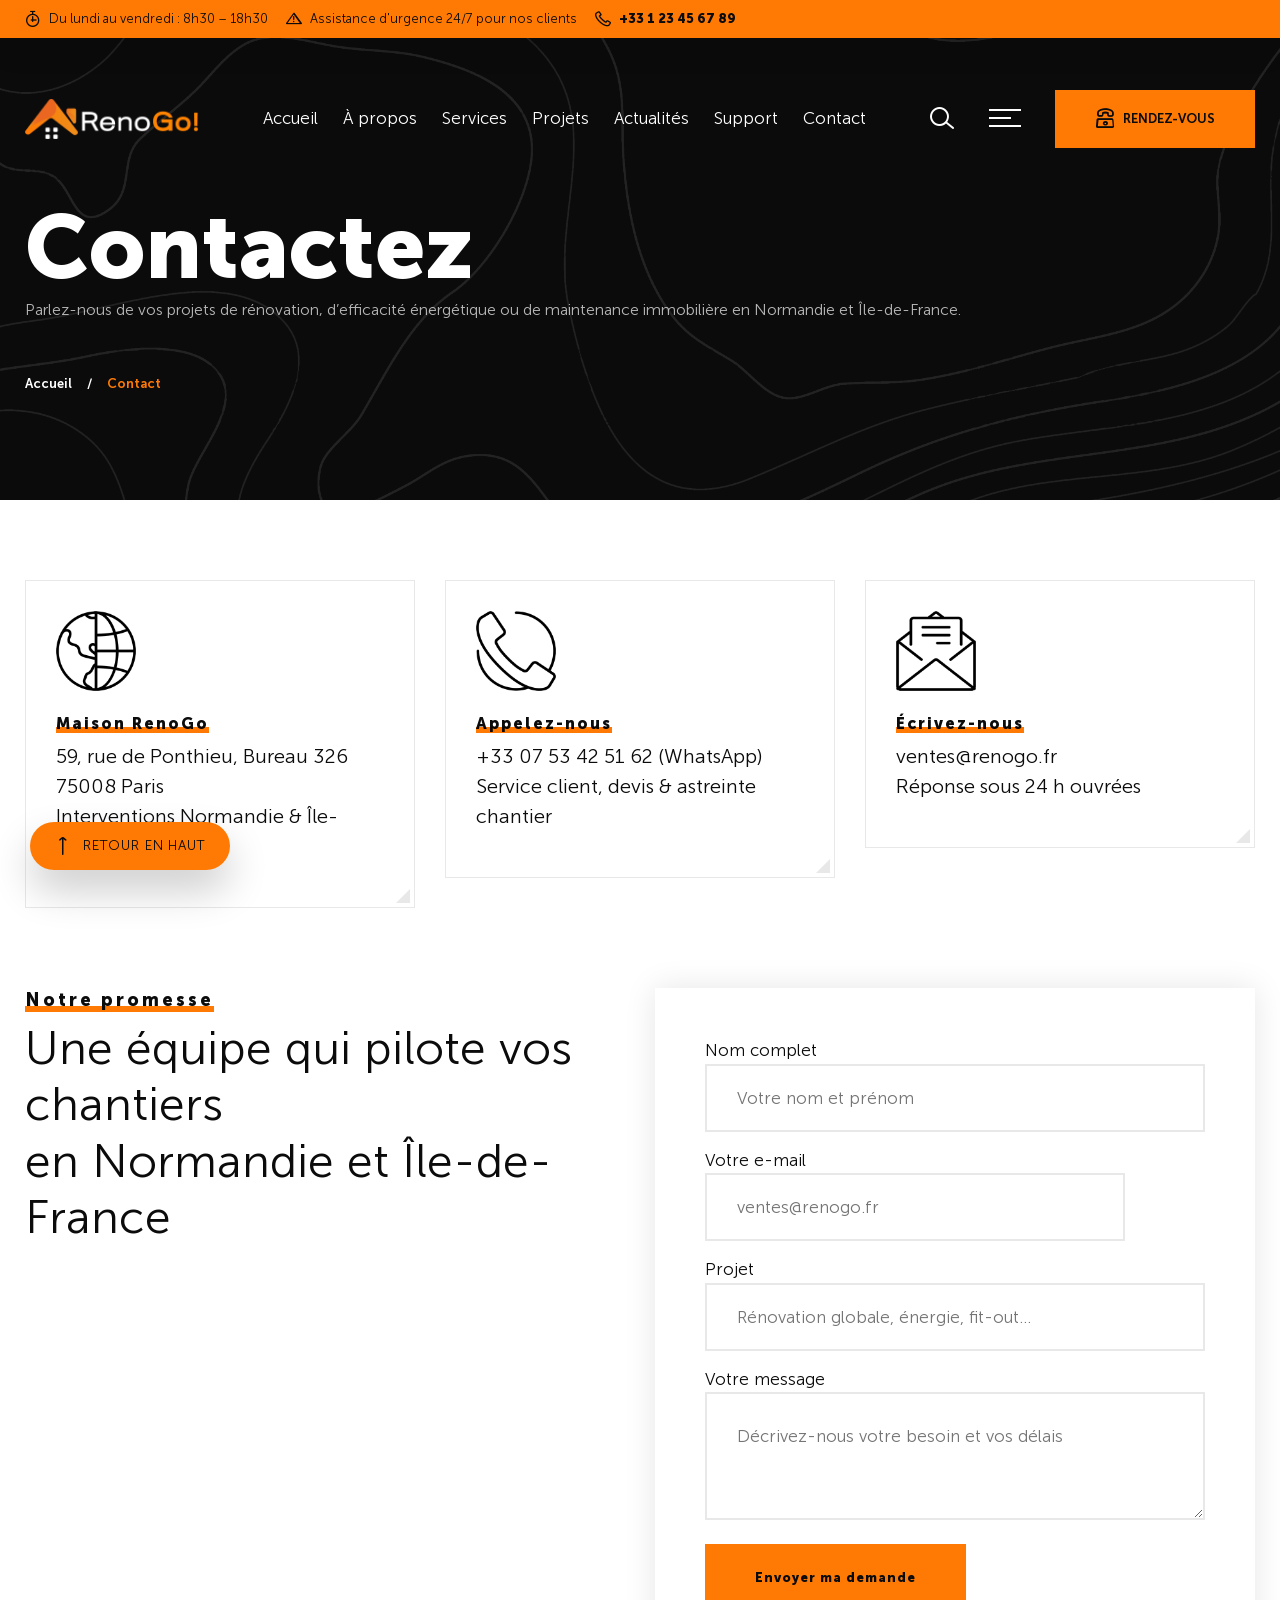
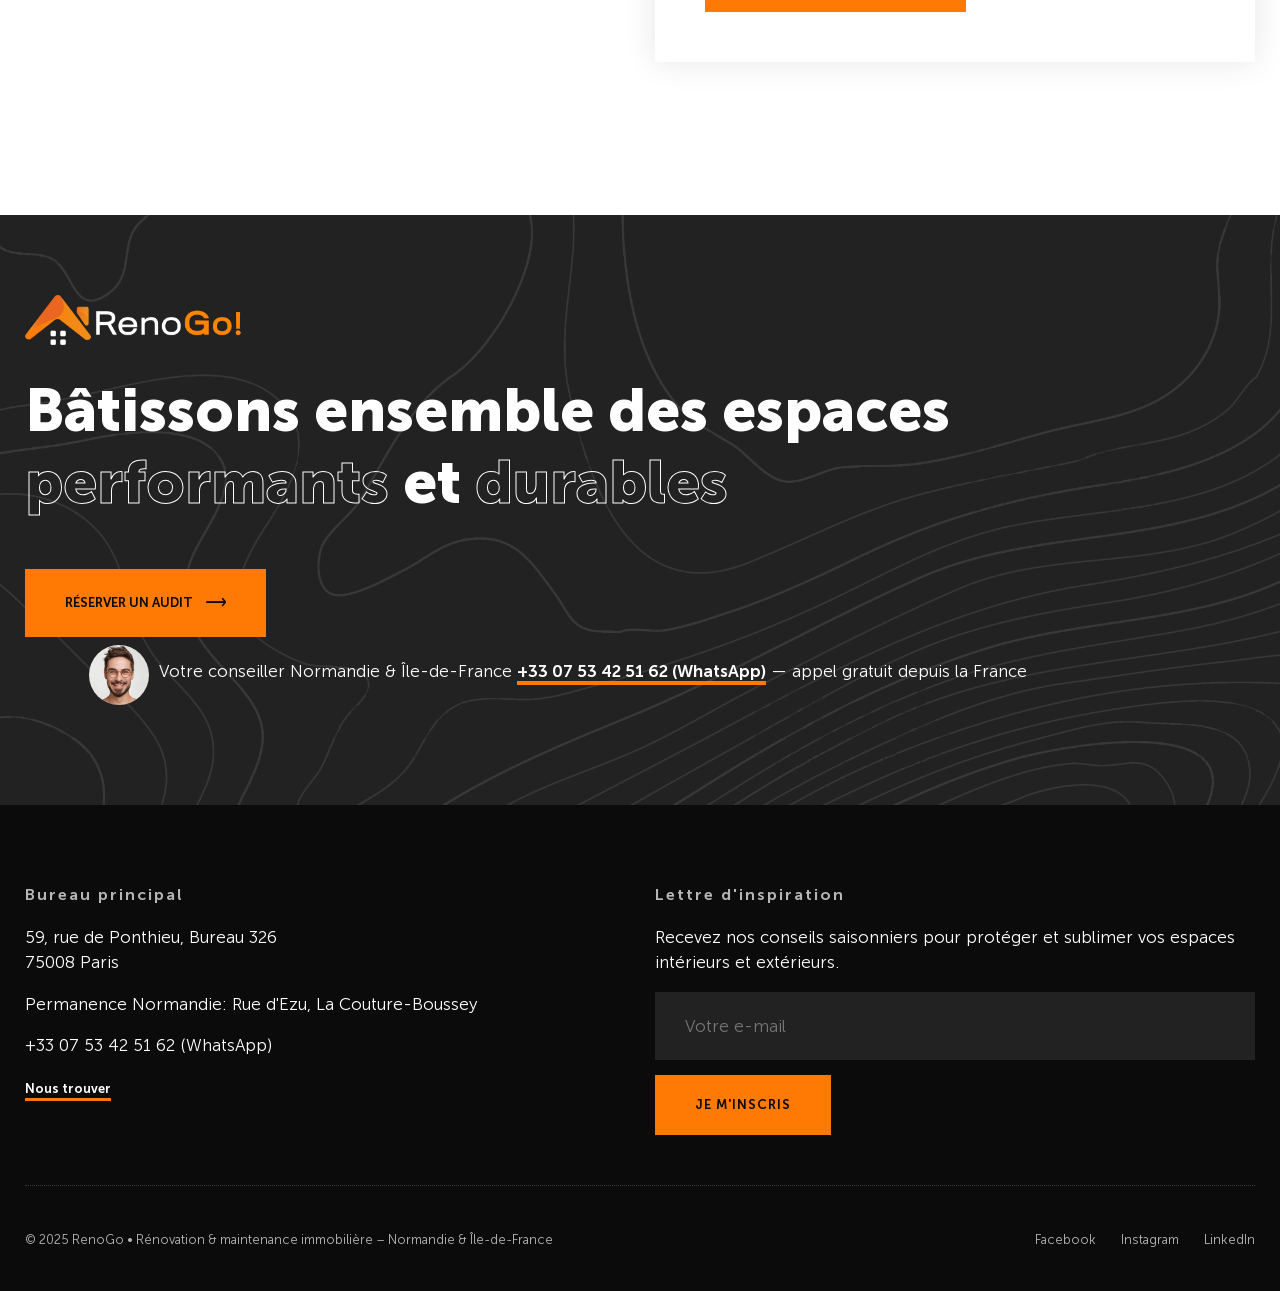
<file: contact.html>
<!doctype html>
<html lang="fr">
<head>
  <meta charset="utf-8">
  <meta name="viewport" content="width=device-width, initial-scale=1, shrink-to-fit=no">
  <meta http-equiv="X-UA-Compatible" content="IE=edge">

  <!-- Primary SEO -->
  <title>Contact RenoGo • Devis rénovation & maintenance immobilière Normandie – Île-de-France</title>
  <meta name="description" content="Contactez RenoGo pour vos projets de rénovation, d’efficacité énergétique, d’aménagement intérieur-extérieur et de maintenance immobilière en Normandie et Île-de-France.">
  <link rel="canonical" href="https://www.renogo.fr/">

  <!-- Indexing -->
  <meta name="robots" content="index, follow, max-snippet:-1, max-image-preview:large, max-video-preview:-1">

  <!-- Language / Region -->
  <meta name="content-language" content="fr-FR">
  <link rel="alternate" href="https://www.renogo.fr/" hreflang="fr-FR">
  <!-- Optional secondary language homepage
  <link rel="alternate" href="https://www.renogo.fr/en/" hreflang="en">
  -->
  <link rel="alternate" href="https://www.renogo.fr/" hreflang="x-default">

  <!-- Theme / PWA basics -->
  <meta name="theme-color" content="#feed01">
  <link rel="manifest" href="/site.webmanifest">

  <!-- Open Graph / Facebook -->
  <meta property="og:locale" content="fr_FR">
  <meta property="og:type" content="website">
  <meta property="og:site_name" content="RenoGo">
  <meta property="og:title" content="Contact RenoGo • Rénovation & maintenance immobilière">
  <meta property="og:description" content="Demandez un audit ou un devis : rénovations globales, travaux énergétiques, aménagements de bureaux et contrats de maintenance.">
  <meta property="og:url" content="https://www.renogo.fr/">
  <meta property="og:image" content="https://www.renogo.fr/assets/og/renogo-cover.jpg">
  <meta property="og:image:width" content="1200">
  <meta property="og:image:height" content="630">

  <!-- Twitter -->
  <meta name="twitter:card" content="summary_large_image">
  <meta name="twitter:site" content="@renogo">
  <meta name="twitter:title" content="Contact RenoGo • Rénovation & maintenance immobilière">
  <meta name="twitter:description" content="Prenez rendez-vous avec RenoGo pour vos projets en Normandie et Île-de-France : rénovation, énergie, smart building, paysage.">
  <meta name="twitter:image" content="https://www.renogo.fr/assets/og/renogo-cover.jpg">

  <!-- Organization -->
  <meta name="author" content="RenoGo">

  <!-- Favicons (modern set) -->
  <link rel="icon" href="/images/favicon.svg" type="image/svg+xml">
  <link rel="icon" href="/images/favicon-32.png" sizes="32x32" type="image/png">
  <link rel="icon" href="/images/favicon-192.png" sizes="192x192" type="image/png">
  <link rel="apple-touch-icon" href="/images/apple-touch-icon.png" sizes="180x180">
  <meta name="apple-mobile-web-app-title" content="RenoGo">
  <meta name="msapplication-TileColor" content="#feed01">

  <!-- Preconnects (only keep what you really use, e.g., fonts/CDNs) -->
  <!-- <link rel="preconnect" href="https://fonts.gstatic.com" crossorigin> -->
  <!-- <link rel="preconnect" href="https://cdn.jsdelivr.net" crossorigin> -->

  <!-- CSS -->
  <link rel="stylesheet" href="css/lineicons.css">
  <link rel="stylesheet" href="css/odometer.min.css">
  <link rel="stylesheet" href="css/fancybox.min.css">
  <link rel="stylesheet" href="css/swiper.min.css">
  <link rel="stylesheet" href="css/bootstrap.min.css">
  <link rel="stylesheet" href="css/style.css">

  <!-- JSON-LD: Organization / LocalBusiness -->
  <script type="application/ld+json">
  {
    "@context": "https://schema.org",
    "@type": "HomeAndConstructionBusiness",
    "name": "RenoGo",
    "url": "https://www.renogo.fr/",
    "logo": "https://www.renogo.fr/assets/logo/renogo-logo.svg",
    "image": "https://www.renogo.fr/assets/og/renogo-cover.jpg",
    "description": "Rénovation globale, efficacité énergétique, design d’espace et maintenance immobilière.",
    "telephone": "+33 07 53 42 51 62",
    "areaServed": "FR",
    "priceRange": "€€",
    "foundingDate": "2025",
    "address": {
      "@type": "PostalAddress",
      "streetAddress": "59, rue de Ponthieu, Bureau 326",
      "postalCode": "75008",
      "addressLocality": "Paris",
      "addressRegion": "Île-de-France",
      "addressCountry": "FR"
    },
    "sameAs": [
      "https://www.linkedin.com/company/renogo",
      "https://facebook.com/renogo",
      "https://instagram.com/renogo"
    ],
    "makesOffer": [{
      "@type": "Offer",
      "itemOffered": {
        "@type": "Service",
        "name": "Rénovation de salle de bain"
      }
    },{
      "@type": "Offer",
      "itemOffered": {
        "@type": "Service",
        "name": "Rénovation de cuisine"
      }
    },{
      "@type": "Offer",
      "itemOffered": {
        "@type": "Service",
        "name": "Peinture & finitions"
      }
    },{
      "@type": "Offer",
      "itemOffered": {
        "@type": "Service",
        "name": "Isolation & efficacité énergétique"
      }
    }]
  }
  </script>

  <!-- JSON-LD: WebSite with SearchAction (if you have on-site search) -->
  <script type="application/ld+json">
  {
    "@context": "https://schema.org",
    "@type": "WebSite",
    "name": "RenoGo",
    "url": "https://www.renogo.fr/",
    "potentialAction": {
      "@type": "SearchAction",
      "target": "https://www.renogo.fr/recherche?q={recherche}",
      "query-input": "required name=recherche"
    }
  }
  </script>
<!-- ===== ASIDE (mobile drawer) ===== -->
<aside class="side-widget">
  <div class="inner">
    <div class="logo">
      <a href="index.html"><img src="images/logo.png" alt="Logo RenoGo"></a>
    </div>

    <div class="hide-mobile">
      <p>
        RenoGo coordonne vos projets de rénovation, d’aménagement et de maintenance immobilière en Normandie et en Île-de-France :
        <u>rénovation énergétique</u>, <u>second œuvre</u>, <u>domotique & smart building</u>,
        <u>aménagement paysager</u> et <u>services multitechniques</u>.
        Un pilotage unique, des artisans qualifiés, des livraisons sans surprise.
      </p>

      <figure class="gallery">
        <img src="images/slide02.jpg" alt="Avant / après — séjour rénové à Rouen">
        <img src="images/slide03.jpg" alt="Aménagement paysager et terrasse bois à Évreux">
      </figure>

      <h6 class="widget-title">ADRESSE</h6>
      <address class="address">
        <p>59, rue de Ponthieu, Bureau 326<br>75008 Paris</p>
        <p>Coordination des projets en Île-de-France<br>
           Interventions en Normandie (Rouen, Caen, Évreux…)</p>
        <p>+33 07 53 42 51 62 (WhatsApp)</p>
      </address>

      <h6 class="widget-title">SUIVEZ-NOUS</h6>
      <ul class="social-media">
        <li><a href="#" rel="nofollow noopener">Facebook</a></li>
        <li><a href="#" rel="nofollow noopener">Pinterest</a></li>
        <li><a href="#" rel="nofollow noopener">Instagram</a></li>
      </ul>
    </div>
    <!-- end hide-mobile -->

    <!-- MOBILE MENU (shown inside drawer) -->
    <div class="show-mobile">
      <nav class="site-menu" aria-label="Menu principal mobile">
        <ul>
          <li><a href="index.html">Accueil</a></li>
          <li class="has-children">
         <a href="about-company.html">À propos</a></a>
          </li>
          <li><a href="services.html">Services</a></li>
          <li><a href="projects.html">Projets</a></li>
          <li><a href="news.html">Actualités</a></li>
          <li><a href="https://renogo.atlassian.net/servicedesk/customer/portal/2">Support</a></li>
          <li><a href="contact.html">Contact</a></li>
        </ul>
      </nav>
      <div class="contact-info contact-info--drawer" role="region" aria-label="Informations de contact RenoGo">
        <div class="contact-info__item">
          <i class="lni lni-timer" aria-hidden="true"></i>
          <span>Du lundi au vendredi : 8h30 – 18h30</span>
        </div>
        <div class="contact-info__item">
          <i class="lni lni-warning" aria-hidden="true"></i>
          <span>Assistance d'urgence 24/7 pour nos clients</span>
        </div>
        <a href="tel:+33123456789" class="contact-info__item contact-info__link" aria-label="Appeler RenoGo au +33 1 23 45 67 89">
          <i class="lni lni-phone" aria-hidden="true"></i>
          <span>+33 1 23 45 67 89</span>
        </a>
      </div>
    </div>
    <!-- end show-mobile -->

    <small>© RenoGo</small>
  </div>
  <!-- end inner -->
</aside>
<!-- end side-widget -->


<div class="top-bar" role="region" aria-label="Informations de contact RenoGo">
  <div class="container contact-info">
    <div class="contact-info__item">
      <i class="lni lni-timer" aria-hidden="true"></i>
      <span>Du lundi au vendredi : 8h30 – 18h30</span>
    </div>
    <div class="contact-info__item">
      <i class="lni lni-warning" aria-hidden="true"></i>
      <span>Assistance d'urgence 24/7 pour nos clients</span>
    </div>
    <a href="tel:+33123456789" class="contact-info__item contact-info__link" aria-label="Appeler RenoGo au +33 1 23 45 67 89">
      <i class="lni lni-phone" aria-hidden="true"></i>
      <span>+33 1 23 45 67 89</span>
    </a>
  </div>
</div>
<!-- ===== NAVBAR (desktop / tablet) ===== -->
<nav class="navbar">
  <div class="container">
    <div class="logo">
      <a href="index.html"><img src="images/logo.png" alt="Logo RenoGo"></a>
    </div>

    <div class="site-menu" aria-label="Menu principal">
      <ul>
        <li><a href="index.html">Accueil</a></li>
        <li class="has-children">
          <a href="about-company.html">À propos</a>
        </li>
        <li><a href="services.html">Services</a></li>
        <li><a href="projects.html">Projets</a></li>
        <li><a href="news.html">Actualités</a></li>
        <li><a href="https://renogo.atlassian.net/servicedesk/customer/portal/2">Support</a></li>
        <li><a href="contact.html">Contact</a></li>
      </ul>
    </div>
    <!-- end site-menu -->

    <div class="search"><i class="lni lni-search-alt"></i></div>

    <div class="hamburger" aria-controls="mobile-menu" aria-expanded="false">
      <div id="hamburger"><span></span><span></span><span></span></div>
      <div id="cross"><span></span><span></span></div>
    </div>

    <a href="https://outlook.office.com/book/RDVRenoGo@renogo.fr/?ismsaljsauthenabled" class="navbar-button" target="_blank" rel="noopener">
      <i class="lni lni-phone-set"></i> <span>RENDEZ-VOUS</span>
    </a>
  </div>
</nav>
<!-- end navbar -->
<header class="page-header">
  <div class="container">
    <h1>Contactez</h1>
          <h6>Parlez-nous de vos projets de rénovation, d’efficacité énergétique ou de maintenance immobilière en Normandie et Île-de-France.</h6>
          <ul>
                <li><a href="index.html">Accueil</a></li>
                <li>Contact</li>
          </ul>
  </div>
  <!-- end container -->
</header>
<!-- end page-header -->
<section class="content-section">
  <div class="container">
    <div class="row">
      <div class="col-lg-4 col-md-6">
        <div class="contact-box">
                        <figure><img src="images/icon-global.png" alt="Bureaux RenoGo"></figure>
          <h6>Maison RenoGo</h6>
                <p>59, rue de Ponthieu, Bureau 326<br>75008 Paris<br>Interventions Normandie & Île-de-France</p>

        </div>
        <!-- end contact-box -->
      </div>
      <!-- end col-4 -->
      <div class="col-lg-4 col-md-6">
        <div class="contact-box">
                        <figure><img src="images/icon-phone.png" alt="Téléphone RenoGo"></figure>
          <h6>Appelez-nous</h6>
           <p>+33 07 53 42 51 62 (WhatsApp)<br>Service client, devis & astreinte chantier</p>
        </div>
        <!-- end contact-box -->
      </div>
      <!-- end col-4 -->
      <div class="col-lg-4 col-md-6">
        <div class="contact-box">
                        <figure><img src="images/icon-email.png" alt="Email RenoGo"></figure>
          <h6>Écrivez-nous</h6>
          <p><a href="mailto:ventes@renogo.fr">ventes@renogo.fr</a><br>Réponse sous 24 h ouvrées</p>
        </div>
        <!-- end contact-box -->
      </div>
      <!-- end col-4 -->
    </div>
    <!-- end row -->
  </div>
  <!-- end container -->
</section>
<!-- end content-section -->
        <section class="content-section no-spacing">
  <div class="container">
    <div class="row">
      <div class="col-lg-6">
          <div class="section-title text-left">
          <h6>Notre promesse</h6>
          <h2>Une équipe qui pilote vos chantiers<br>
            en Normandie et Île-de-France</h2>
        </div>
        <!-- end section-title -->
      </div>
      <!-- end col-6 -->
      <div class="col-lg-6">
         <form class="contact-form">
                        <div class="form-group">
                        <span>Nom complet</span>
                                <input type="text" placeholder="Votre nom et prénom"></input>
                 </div>
                 <!-- end form-group -->
                        <div class="form-group">
                        <span>Votre e-mail</span>
                                <input type="email" placeholder="ventes@renogo.fr"></input>
                 </div>
                 <!-- end form-group -->
                        <div class="form-group">
                        <span>Projet</span>
                                <input type="text" placeholder="Rénovation globale, énergie, fit-out..."></input>
                 </div>
                 <!-- end form-group -->
                        <div class="form-group">
                        <span>Votre message</span>
                                <textarea placeholder="Décrivez-nous votre besoin et vos délais"></textarea>
                 </div>
                 <!-- end form-group -->
                        <div class="form-group">
                        <input type="submit" value="Envoyer ma demande">
                 </div>
                 <!-- end form-group -->
                  </form>
                  <!-- end contact-form -->
      </div>
      <!-- end col-6 -->
    </div>
    <!-- end row -->
  </div>
  <!-- end container -->
</section>
<!-- end content-section -->
                <section class="content-section no-spacing">
  <iframe src="https://www.google.com/maps?q=59%20Rue%20de%20Ponthieu%2C%20Bureau%20326%2C%2075008%20Paris&output=embed" frameborder="0" class="google-maps" allowfullscreen="" aria-hidden="false" tabindex="0"></iframe>
</section>
<!-- end content-section -->
 <section class="footer-bar">
          <div class="container">
    <div class="row">
      <div class="col-12">

          <figure class="logo"> <img src="images/logo.png" alt="RenoGo"> </figure>
          <h2>Bâtissons ensemble des espaces <b>performants</b> et <b>durables</b></h2>
          <a href="contact.html" class="button">RÉSERVER UN AUDIT <i class="lni lni-arrow-right"></i></a>
                  <div class="sales-representive">
                        <figure>
                                <img src="images/author01.jpg" alt="Conseiller RenoGo">
                          </figure>Votre conseiller Normandie & Île-de-France

                          <b>+33 07 53 42 51 62 (WhatsApp)</b> — appel gratuit depuis la France
                  </div>
                  <!-- end sales-representive -->
                </div>
                <!-- end col-12  -->
    </div>
    <!-- end row -->
  </div>
  <!-- end container -->

                </section>
        <!-- end footer-bar -->

<footer class="footer">
  <div class="container">
    <div class="row">
      <div class="col-lg-6 col-md-6">
        <h6 class="widget-title">Bureau principal</h6>
        <address><p>59, rue de Ponthieu, Bureau 326<br>75008 Paris</p>
                  <p>Permanence Normandie: Rue d'Ezu, La Couture-Boussey</p>
                  <p>+33 07 53 42 51 62 (WhatsApp)</p>
                        <a href="https://www.google.com/maps/search/?api=1&query=59+rue+de+Ponthieu+Bureau+326+75008+Paris" data-fancybox data-width="640" data-height="360">Nous trouver</a>
                        </address>
      </div>
      <!-- end col-6 -->
                <div class="col-lg-6">
        <h6 class="widget-title">Lettre d'inspiration</h6>
       <p>Recevez nos conseils saisonniers pour protéger et sublimer vos espaces intérieurs et extérieurs.</p>
                        <form>
                        <input type="email" placeholder="Votre e-mail">
                                <input type="submit" value="JE M'INSCRIS">
                        </form>
      </div>
      <!-- end col-6 -->
                <div class="col-12">
                        <div class="footer-bottom">
                                <span>© 2025 RenoGo • Rénovation & maintenance immobilière – Normandie & Île-de-France</span>
                                <ul>
                                <li><a href="#">Facebook</a></li>
                                <li><a href="#">Instagram</a></li>
                                <li><a href="#">LinkedIn</a></li>
                                </ul>
                        </div>
                        <!-- end footer-bottom -->
                </div>
                <!-- end col-12  -->
    </div>
    <!-- end row -->
  </div>
  <!-- end container -->
        <a href="#" class="scroll-top" aria-label="Retour en haut de la page"><i class="lni lni-arrow-up"></i>
        <small>Retour en haut</small>
        </a>
        <!-- end scroll-top -->
</footer>
<!-- end footer -->
        <div id="sales-specialist-form">
                <form>
                        <div class="form-group">
                        <span>Nom complet</span>
                                <input type="text" placeholder="Nom et prénom">
                        </div>
                        <!-- end form-group -->
                        <div class="form-group">
                        <span>Numéro de téléphone</span>
                                <input type="text" placeholder="Votre téléphone">
                        </div>
                        <!-- end form-group -->
                        <div class="form-group">
                        <span>E-mail professionnel</span>
                                <input type="email" placeholder="ventes@renogo.fr">
                        </div>
                        <!-- end form-group -->
                        <div class="form-group">
                                <input type="submit" value="Être rappelé(e)">
                        </div>
                        <!-- end form-group -->
                </form>
        </div>
        <!-- end sales-specialist-form -->

<!-- JS FILES -->
<script src="js/jquery.min.js"></script>
<script src="js/bootstrap.min.js"></script>
<script src="js/swiper.min.js"></script>
<script src="js/fancybox.min.js"></script>
<script src="js/odometer.min.js"></script>
<script src="js/isotope.min.js"></script>
<script src="js/scripts.js"></script>
</body>
</html>
</file>
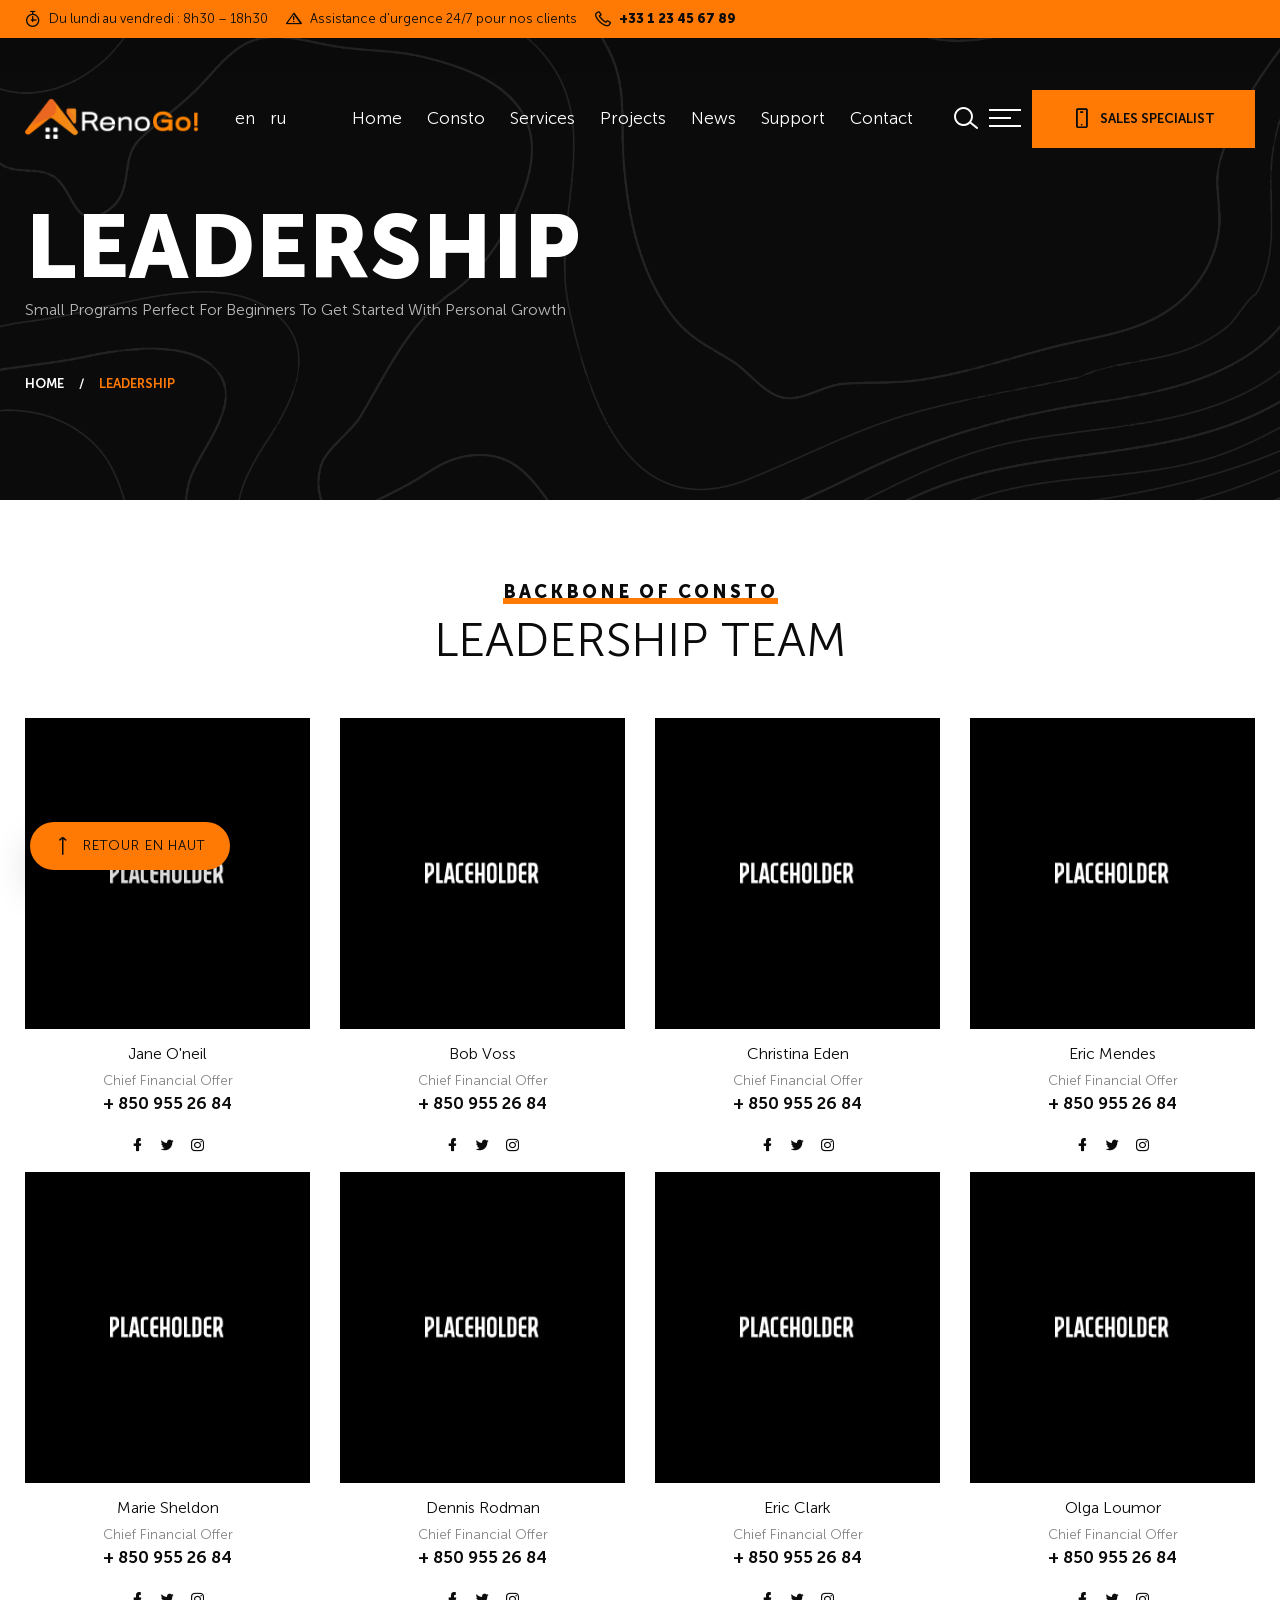
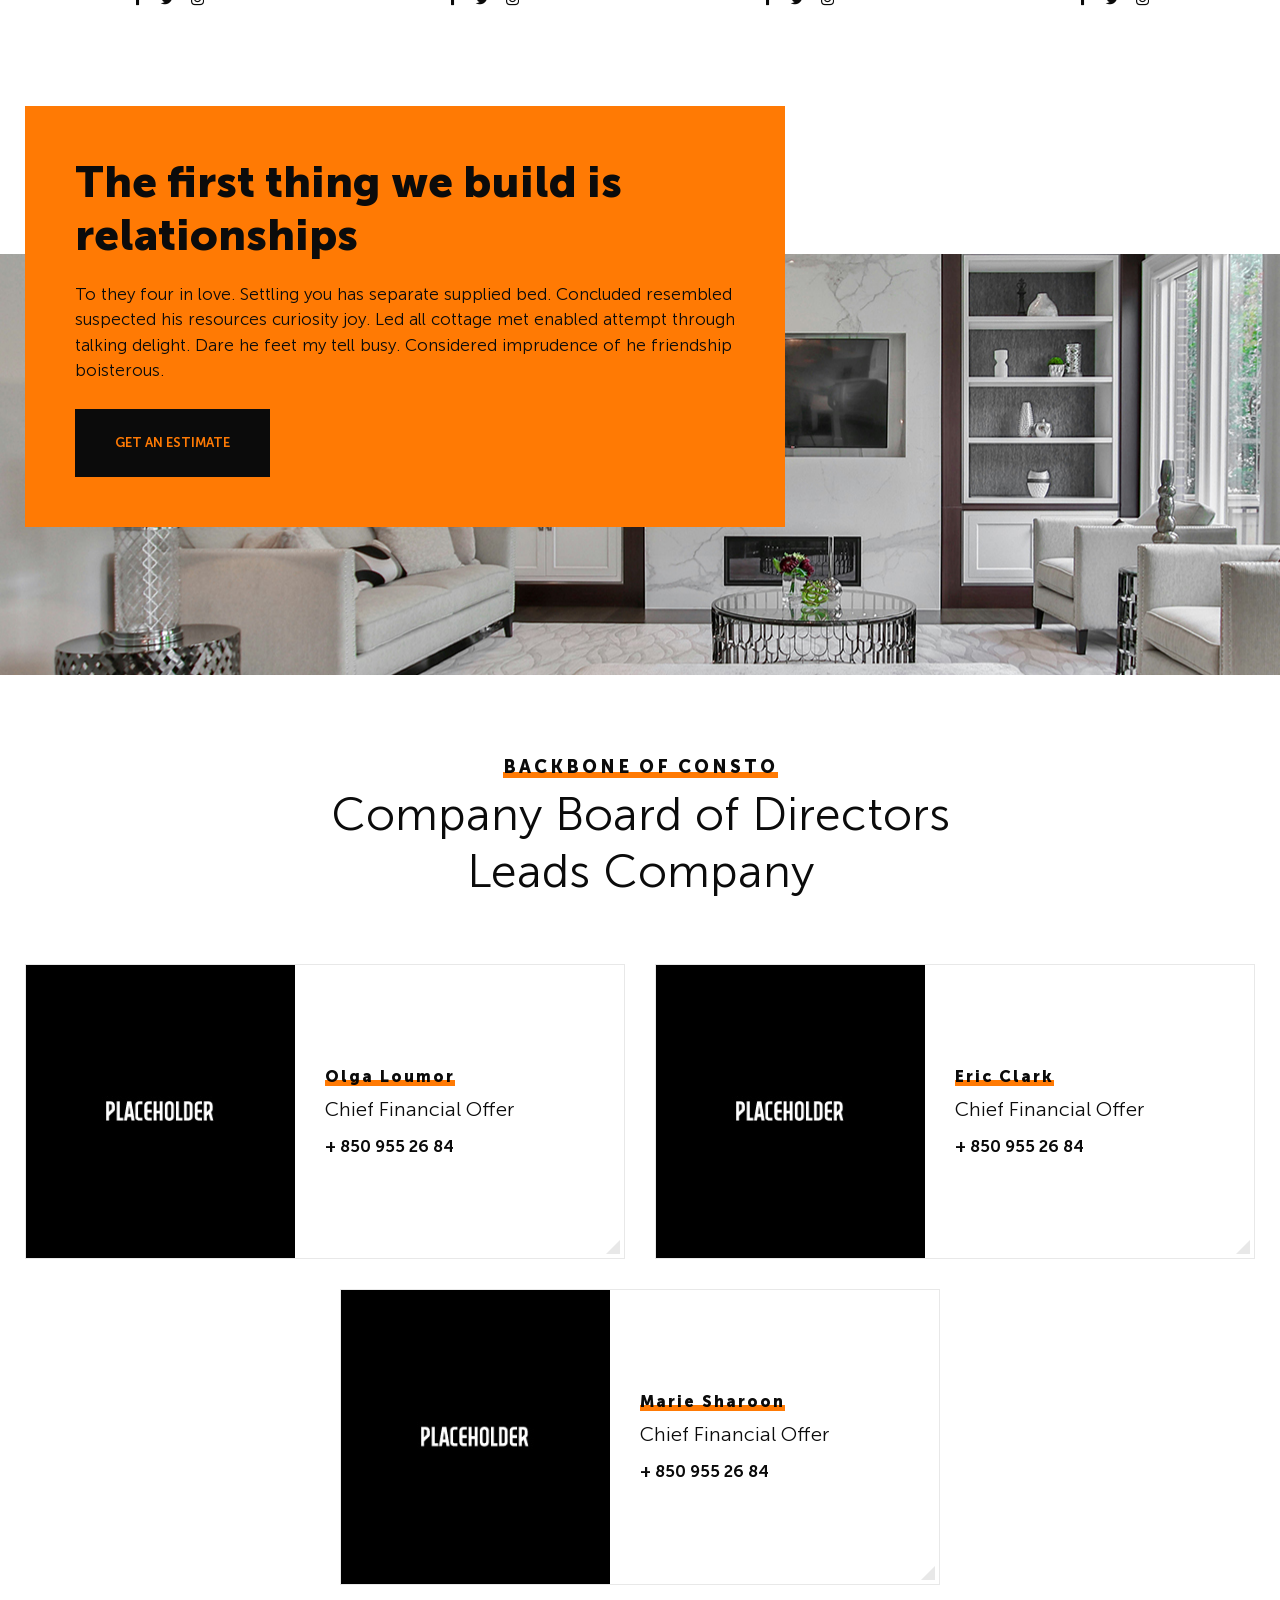
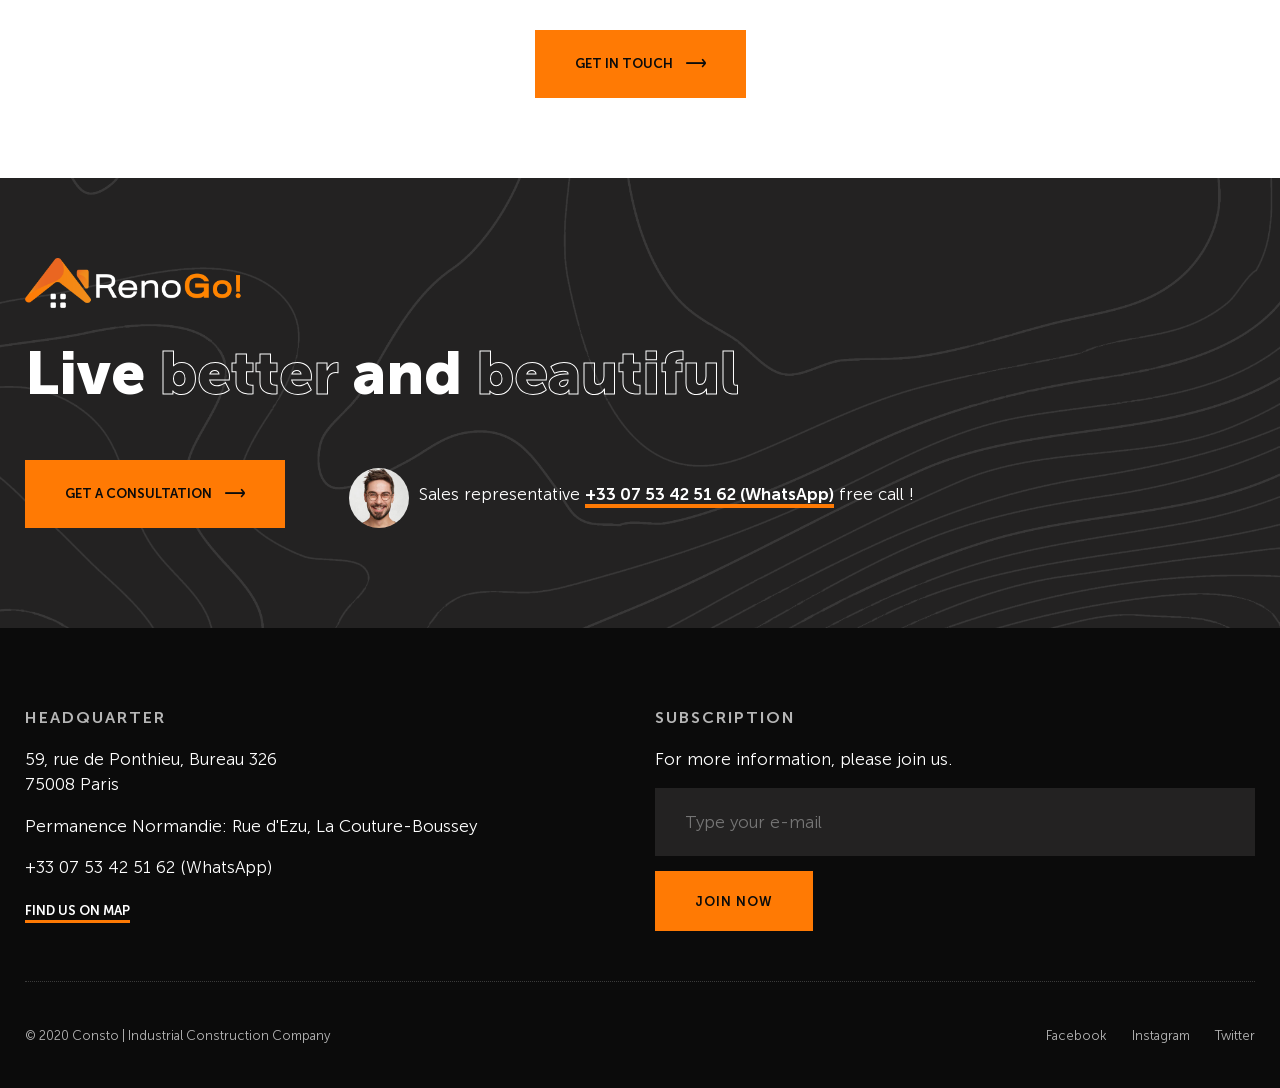
<file: leadership.html>
<!doctype html>
<html lang="en">
<head>
<meta charset="utf-8">
<meta name="viewport" content="width=device-width, initial-scale=1, shrink-to-fit=no">
<meta name="theme-color" content="#feed01"/>
<title>Consto | Industrial Construction Company</title>
<meta name="author" content="Themezinho">
<meta name="description" content="For all kind of construction company website">
<meta name="keywords" content="consto, business, construction, company, industrial, building, projects, corporate, apartments, flat, condo, brick, website, design, animation, transition, themezinho">

<!-- SOCIAL MEDIA META -->
<meta property="og:description" content="Consto | Industrial Construction Company">
<meta property="og:image" content="http://www.themezinho.net/consto/preview.png">
<meta property="og:site_name" content="consto">
<meta property="og:title" content="consto">
<meta property="og:type" content="website">
<meta property="og:url" content="http://www.themezinho.net/consto">

<!-- TWITTER META -->
<meta name="twitter:card" content="summary">
<meta name="twitter:site" content="@consto">
<meta name="twitter:creator" content="@consto">
<meta name="twitter:title" content="consto">
<meta name="twitter:description" content="Consto | Industrial Construction Company">
<meta name="twitter:image" content="http://www.themezinho.net/consto/preview.png">

<!-- FAVICON FILES -->
<link href="ico/apple-touch-icon-144-precomposed.png" rel="apple-touch-icon" sizes="144x144">
<link href="ico/apple-touch-icon-114-precomposed.png" rel="apple-touch-icon" sizes="114x114">
<link href="ico/apple-touch-icon-72-precomposed.png" rel="apple-touch-icon" sizes="72x72">
<link href="ico/apple-touch-icon-57-precomposed.png" rel="apple-touch-icon">
<link href="ico/favicon.png" rel="shortcut icon">

<!-- CSS FILES -->
<link rel="stylesheet" href="css/lineicons.css">
<link rel="stylesheet" href="css/odometer.min.css">
<link rel="stylesheet" href="css/fancybox.min.css">
<link rel="stylesheet" href="css/swiper.min.css">
<link rel="stylesheet" href="css/bootstrap.min.css">
<link rel="stylesheet" href="css/style.css">
</head>
<body>
	<div class="first-transition"></div>
	<!-- end first-transition -->
	<div class="page-transition"></div>
	<!-- end page-transition -->
	<div class="search-box">
		<div class="inner">
		<form>
			<input type="search" placeholder="Tyhe here to search">
			<input type="submit" value="SEARCH">
			</form>
		</div>
	</div>
	<!-- end search-box -->
	<aside class="side-widget">
	<div class="inner">
			<div class="logo"> <a href="index.html"><img src="images/logo.png" alt="Image"></a> </div>
    <!-- end logo -->
		<div class="hide-mobile">
		<p>Extremity direction existence as dashwoods do up. Securing <u>marianne led</u> welcomed offended but offering six raptures. </p>
		<figure class="gallery"><img src="images/slide02.jpg" alt="Image"><img src="images/slide03.jpg" alt="Image"></figure>
		<h6 class="widget-title">ADDRESS</h6>
		<address class="address">
			<p>59, rue de Ponthieu, Bureau 326<br>
75008 Paris</p>
		  <p>+33 07 53 42 51 62 (WhatsApp)</p>
			</address>
		<h6 class="widget-title">FOLLOW US</h6>
		<ul class="social-media">
			<li><a href="#">Facebook</a></li>
			<li><a href="#">Twitter</a></li>
			<li><a href="#">Instagram</a></li>
		</ul>
			</div>
		<!-- end hide-mobile -->
		<div class="show-mobile">
    <div class="languages">
      <ul>
        <li><a href="#">en</a></li>
        <li><a href="#">ru</a></li>
      </ul>
    </div>
    <!-- end languages -->
    <div class="site-menu">
      <ul>
        <li><a href="index.html">Home</a></li>
        <li><a href="#">Consto</a><i class="lni lni-chevron-down-circle"></i>
		  <ul>
				<li><a href="about-company.html">About Company</a></li>
				<li><a href="core-values.html">Core Values</a></li>
				<li><a href="leadership.html">Leadership</a></li>
				<li><a href="our-history.html">Our History</a></li>
				<li><a href="offices.html">Offices</a></li>
				<li><a href="certificates.html">Certificates</a></li>
			</ul>
		  </li>
        <li><a href="services.html">Services</a></li>
        <li><a href="projects.html">Projects</a></li>
        <li><a href="news.html">News</a></li>
        <li><a href="https://renogo.atlassian.net/servicedesk/customer/portal/2">Support</a></li>
        <li><a href="contact.html">Contact</a></li>
      </ul>
    </div>
    <!-- end site-menu -->
			
      <div class="contact-info contact-info--drawer" role="region" aria-label="Informations de contact RenoGo">
        <div class="contact-info__item">
          <i class="lni lni-timer" aria-hidden="true"></i>
          <span>Du lundi au vendredi : 8h30 – 18h30</span>
        </div>
        <div class="contact-info__item">
          <i class="lni lni-warning" aria-hidden="true"></i>
          <span>Assistance d'urgence 24/7 pour nos clients</span>
        </div>
        <a href="tel:+33123456789" class="contact-info__item contact-info__link" aria-label="Appeler RenoGo au +33 1 23 45 67 89">
          <i class="lni lni-phone" aria-hidden="true"></i>
          <span>+33 1 23 45 67 89</span>
        </a>
      </div>
    </div>
		<!-- end show-mobile -->
		<small>© 2020 Consto | Industrial Construction Company</small>
		</div>
		<!-- end inner -->
	</aside>
	<!-- end side-widget -->
<div class="top-bar" role="region" aria-label="Informations de contact RenoGo">
  <div class="container contact-info">
    <div class="contact-info__item">
      <i class="lni lni-timer" aria-hidden="true"></i>
      <span>Du lundi au vendredi : 8h30 – 18h30</span>
    </div>
    <div class="contact-info__item">
      <i class="lni lni-warning" aria-hidden="true"></i>
      <span>Assistance d'urgence 24/7 pour nos clients</span>
    </div>
    <a href="tel:+33123456789" class="contact-info__item contact-info__link" aria-label="Appeler RenoGo au +33 1 23 45 67 89">
      <i class="lni lni-phone" aria-hidden="true"></i>
      <span>+33 1 23 45 67 89</span>
    </a>
  </div>
</div>
<nav class="navbar">
  <div class="container">
    <div class="logo"> <a href="index.html"><img src="images/logo.png" alt="Image"></a> </div>
    <!-- end logo -->
    <div class="languages">
      <ul>
        <li><a href="#">en</a></li>
        <li><a href="#">ru</a></li>
      </ul>
    </div>
    <!-- end languages -->
    <div class="site-menu">
      <ul>
        <li><a href="index.html">Home</a></li>
        <li><a href="#">Consto</a>
		  <ul>
				<li><a href="about-company.html">About Company</a></li>
				<li><a href="core-values.html">Core Values</a></li>
				<li><a href="leadership.html">Leadership</a></li>
				<li><a href="our-history.html">Our History</a></li>
				<li><a href="offices.html">Offices</a></li>
				<li><a href="certificates.html">Certificates</a></li>
			</ul>
		  </li>
        <li><a href="services.html">Services</a></li>
        <li><a href="projects.html">Projects</a></li>
        <li><a href="news.html">News</a></li>
        <li><a href="https://renogo.atlassian.net/servicedesk/customer/portal/2">Support</a></li>
        <li><a href="contact.html">Contact</a></li>
      </ul>
    </div>
    <!-- end site-menu -->
    <div class="search"> <i class="lni lni-search-alt"></i> </div>
    <!-- end search -->
    
     <div class="hamburger">
      <div id="hamburger"> <span></span> <span></span> <span></span> </div>
      <div id="cross"> <span></span> <span></span> </div>
    </div>
    <!-- end hamburger --> 
    <!-- end hamburher --> 
    <a href="https://outlook.office.com/book/RDVRenoGo@renogo.fr/?ismsaljsauthenabled" class="navbar-button" target="_blank" rel="noopener"><i class="lni lni-mobile"></i> <span>SALES SPECIALIST</span></a> </div>
  <!-- end container --> 
</nav>
<!-- end navbar -->
<header class="page-header">
  <div class="container">
    <h1>LEADERSHIP</h1>
	  <h6>Small Programs Perfect For Beginners To Get Started With Personal Growth</h6>
	  <ul>
	  	<li><a href="#">HOME</a></li>
	  	<li>LEADERSHIP</li>
	  </ul>
  </div>
  <!-- end container --> 
</header>
<!-- end page-header -->
<section class="content-section">
  <div class="container">
    <div class="row">
      <div class="col-12">
        <div class="section-title">
          <h6>BACKBONE OF CONSTO</h6>
          <h2>LEADERSHIP TEAM</h2>
        </div>
        <!-- end section-title --> 
      </div>
      <!-- end col-12 --> 
    </div>
    <!-- end row -->
    <div class="row">
      <div class="col-lg-3 col-md-6">
        <div class="sales-team">
          <figure><img src="images/team01.jpg" alt="Image"></figure>
          <div class="infos">
            <h6>Jane O'neil</h6>
            <small>Chief Financial Offer</small> <b>+ 850 955 26 84</b>
            <ul>
              <li><a href="#"><i class="lni lni-facebook-filled"></i></a></li>
              <li><a href="#"><i class="lni lni-twitter-original"></i></a></li>
              <li><a href="#"><i class="lni lni-instagram-original"></i></a></li>
            </ul>
          </div>
          <!-- end infos --> 
        </div>
        <!-- end sales-team --> 
      </div>
      <!-- end col -->
      <div class="col-lg-3 col-md-6">
        <div class="sales-team">
          <figure><img src="images/team02.jpg" alt="Image"></figure>
          <div class="infos">
            <h6>Bob Voss</h6>
            <small>Chief Financial Offer</small> <b>+ 850 955 26 84</b>
            <ul>
              <li><a href="#"><i class="lni lni-facebook-filled"></i></a></li>
              <li><a href="#"><i class="lni lni-twitter-original"></i></a></li>
              <li><a href="#"><i class="lni lni-instagram-original"></i></a></li>
            </ul>
          </div>
          <!-- end infos --> 
        </div>
        <!-- end sales-team --> 
      </div>
      <!-- end col -->
      <div class="col-lg-3 col-md-6">
        <div class="sales-team">
          <figure><img src="images/team03.jpg" alt="Image"></figure>
          <div class="infos">
            <h6>Christina Eden</h6>
            <small>Chief Financial Offer</small> <b>+ 850 955 26 84</b>
            <ul>
              <li><a href="#"><i class="lni lni-facebook-filled"></i></a></li>
              <li><a href="#"><i class="lni lni-twitter-original"></i></a></li>
              <li><a href="#"><i class="lni lni-instagram-original"></i></a></li>
            </ul>
          </div>
          <!-- end infos --> 
        </div>
        <!-- end sales-team --> 
      </div>
      <!-- end col -->
      <div class="col-lg-3 col-md-6">
        <div class="sales-team">
          <figure><img src="images/team04.jpg" alt="Image"></figure>
          <div class="infos">
            <h6>Eric Mendes</h6>
            <small>Chief Financial Offer</small> <b>+ 850 955 26 84</b>
            <ul>
              <li><a href="#"><i class="lni lni-facebook-filled"></i></a></li>
              <li><a href="#"><i class="lni lni-twitter-original"></i></a></li>
              <li><a href="#"><i class="lni lni-instagram-original"></i></a></li>
            </ul>
          </div>
          <!-- end infos --> 
        </div>
        <!-- end sales-team --> 
      </div>
      <!-- end col -->
      <div class="col-lg-3 col-md-6">
        <div class="sales-team">
          <figure><img src="images/team05.jpg" alt="Image"></figure>
          <div class="infos">
            <h6>Marie Sheldon</h6>
            <small>Chief Financial Offer</small> <b>+ 850 955 26 84</b>
            <ul>
              <li><a href="#"><i class="lni lni-facebook-filled"></i></a></li>
              <li><a href="#"><i class="lni lni-twitter-original"></i></a></li>
              <li><a href="#"><i class="lni lni-instagram-original"></i></a></li>
            </ul>
          </div>
          <!-- end infos --> 
        </div>
        <!-- end sales-team --> 
      </div>
      <!-- end col --> 
		<div class="col-lg-3 col-md-6">
        <div class="sales-team">
          <figure><img src="images/team06.jpg" alt="Image"></figure>
          <div class="infos">
            <h6>Dennis Rodman</h6>
            <small>Chief Financial Offer</small> <b>+ 850 955 26 84</b>
            <ul>
              <li><a href="#"><i class="lni lni-facebook-filled"></i></a></li>
              <li><a href="#"><i class="lni lni-twitter-original"></i></a></li>
              <li><a href="#"><i class="lni lni-instagram-original"></i></a></li>
            </ul>
          </div>
          <!-- end infos --> 
        </div>
        <!-- end sales-team --> 
      </div>
      <!-- end col --> 
		<div class="col-lg-3 col-md-6">
        <div class="sales-team">
          <figure><img src="images/team07.jpg" alt="Image"></figure>
          <div class="infos">
            <h6>Eric Clark</h6>
            <small>Chief Financial Offer</small> <b>+ 850 955 26 84</b>
            <ul>
              <li><a href="#"><i class="lni lni-facebook-filled"></i></a></li>
              <li><a href="#"><i class="lni lni-twitter-original"></i></a></li>
              <li><a href="#"><i class="lni lni-instagram-original"></i></a></li>
            </ul>
          </div>
          <!-- end infos --> 
        </div>
        <!-- end sales-team --> 
      </div>
      <!-- end col --> 
		<div class="col-lg-3 col-md-6">
        <div class="sales-team">
          <figure><img src="images/team08.jpg" alt="Image"></figure>
          <div class="infos">
            <h6>Olga Loumor</h6>
            <small>Chief Financial Offer</small> <b>+ 850 955 26 84</b>
            <ul>
              <li><a href="#"><i class="lni lni-facebook-filled"></i></a></li>
              <li><a href="#"><i class="lni lni-twitter-original"></i></a></li>
              <li><a href="#"><i class="lni lni-instagram-original"></i></a></li>
            </ul>
          </div>
          <!-- end infos --> 
        </div>
        <!-- end sales-team --> 
      </div>
      <!-- end col --> 
    </div>
    <!-- end row --> 
  </div>
  <!-- end container --> 
</section>
<!-- end content-section -->
		<section class="content-section no-spacing white-space-top" data-background="images/section-bg02.jpg">
		<div class="container">
			<div class="row">
				<div class="col-lg-8">
				<div class="cta-box-yellow">
					<h4>The first thing we build is relationships</h4>
					<p>To they four in love. Settling you has separate supplied bed. Concluded resembled suspected his resources curiosity joy. Led all cottage met enabled attempt through talking delight. Dare he feet my tell busy. Considered imprudence of he friendship boisterous.</p>
					<a href="#" class="button">GET AN ESTIMATE</a>
					</div>
					<!-- end cta-box-yellow -->
				</div>
				<!-- end col-8 -->
			</div>
			<!-- end row -->
		</div>
		<!-- end container -->
	</section>
<!-- end content-section -->
	<section class="content-section">
		<div class="container">
			<div class="row justify-content-center">
				 <div class="col-12">
        <div class="section-title">
          <h6>BACKBONE OF CONSTO</h6>
          <h2>Company Board of Directors<br>Leads Company</h2>
        </div>
        <!-- end section-title --> 
      </div>
      <!-- end col-12 -->
				<div class="col-lg-6">
				<div class="director-team"> 
			<figure><img src="images/team01.jpg" alt="Image"></figure>
					<div class="content">
          <h6>Olga Loumor</h6>
            <small>Chief Financial Offer</small> <b>+ 850 955 26 84</b>
		 </div>
					<!-- end content -->
        </div>
        <!-- end director-team --> 
				</div>
				<!-- end col-6 -->
				<div class="col-lg-6">
				<div class="director-team"> 
			<figure><img src="images/team02.jpg" alt="Image"></figure>
					<div class="content">
          <h6>Eric Clark</h6>
            <small>Chief Financial Offer</small> <b>+ 850 955 26 84</b>
		 </div>
					<!-- end content -->
        </div>
        <!-- end director-team --> 
				</div>
				<!-- end col-6 -->
				<div class="col-lg-6">
				<div class="director-team"> 
			<figure><img src="images/team03.jpg" alt="Image"></figure>
					<div class="content">
          <h6>Marie Sharoon</h6>
            <small>Chief Financial Offer</small> <b>+ 850 955 26 84</b>
		 </div>
					<!-- end content -->
        </div>
        <!-- end director-team --> 
				</div>
				<!-- end col-6 -->
				<div class="col-12 text-center">
					 <a href="#" class="custom-button top-spacing">GET IN TOUCH <i class="lni lni-arrow-right"></i></a>
				</div>
				<!-- end col-12 -->
			</div>
			<!-- end row -->
		</div>
		<!-- end container -->
	</section>
<!-- end content-section -->
 <section class="footer-bar">
	  <div class="container">
    <div class="row">
      <div class="col-12">
		  
          <figure class="logo"> <img src="images/logo.png" alt="Image"> </figure>
          <h2>Live <b>better</b> and <b>beautiful</b></h2>
          <a href="#" class="button">GET A CONSULTATION <i class="lni lni-arrow-right"></i></a> 
		  <div class="sales-representive">
		  	<figure>
			  	<img src="images/author01.jpg" alt="Image">
			  </figure>Sales representative
			  
			  <b>+33 07 53 42 51 62 (WhatsApp)</b> free call !
		  </div>
		  <!-- end sales-representive -->
		</div>
		<!-- end col-12  -->
    </div>
    <!-- end row --> 
  </div>
  <!-- end container --> 
		
		</section>
        <!-- end footer-bar --> 
	
<footer class="footer">
  <div class="container">
    <div class="row">
      <div class="col-lg-6 col-md-6">
        <h6 class="widget-title">HEADQUARTER</h6>
        <address><p>59, rue de Ponthieu, Bureau 326<br>
75008 Paris</p>
                  <p>Permanence Normandie: Rue d'Ezu, La Couture-Boussey</p>
                  <p>+33 07 53 42 51 62 (WhatsApp)</p>
                        <a href="https://www.google.com/maps/search/?api=1&query=59+rue+de+Ponthieu+Bureau+326+75008+Paris" data-fancybox data-width="640" data-height="360">FIND US ON MAP</a>
                        </address>
      </div>
      <!-- end col-6 -->
                <div class="col-lg-6">
        <h6 class="widget-title">SUBSCRIPTION</h6>
       <p>For more information, please join us.</p>
                        <form>
                        <input type="email" placeholder="Type your e-mail">
                                <input type="submit" value="JOIN NOW">
                        </form>
      </div>
      <!-- end col-6 -->
		<div class="col-12">
			<div class="footer-bottom">
				<span>© 2020 Consto | Industrial Construction Company</span>
				<ul>
				<li><a href="#">Facebook</a></li>
				<li><a href="#">Instagram</a></li>
				<li><a href="#">Twitter</a></li>
				</ul>
			</div>
			<!-- end footer-bottom -->
		</div>
		<!-- end col-12  -->
    </div>
    <!-- end row --> 
  </div>
  <!-- end container --> 
        <a href="#" class="scroll-top" aria-label="Retour en haut de la page"><i class="lni lni-arrow-up"></i>
        <small>Retour en haut</small>
        </a>
	<!-- end scroll-top -->
</footer>
<!-- end footer --> 
	<div id="sales-specialist-form">
		<form>
			<div class="form-group">
			<span>Full Name</span>
				<input type="text">
			</div>
			<!-- end form-group -->
			<div class="form-group">
			<span>Phone Number</span>
				<input type="text">
			</div>
			<!-- end form-group -->
			<div class="form-group">
			<span>Current E-mail</span>
				<input type="email">
			</div>
			<!-- end form-group -->
			<div class="form-group">
				<input type="submit" value="REQUEST A CALL">
			</div>
			<!-- end form-group -->
		</form>
	</div>		 
	<!-- end sales-specialist-form -->

<!-- JS FILES --> 
<script src="js/jquery.min.js"></script> 
<script src="js/bootstrap.min.js"></script> 
<script src="js/swiper.min.js"></script> 
<script src="js/fancybox.min.js"></script> 
<script src="js/odometer.min.js"></script> 
<script src="js/isotope.min.js"></script> 
<script src="js/scripts.js"></script>
</body>
</html>
</file>
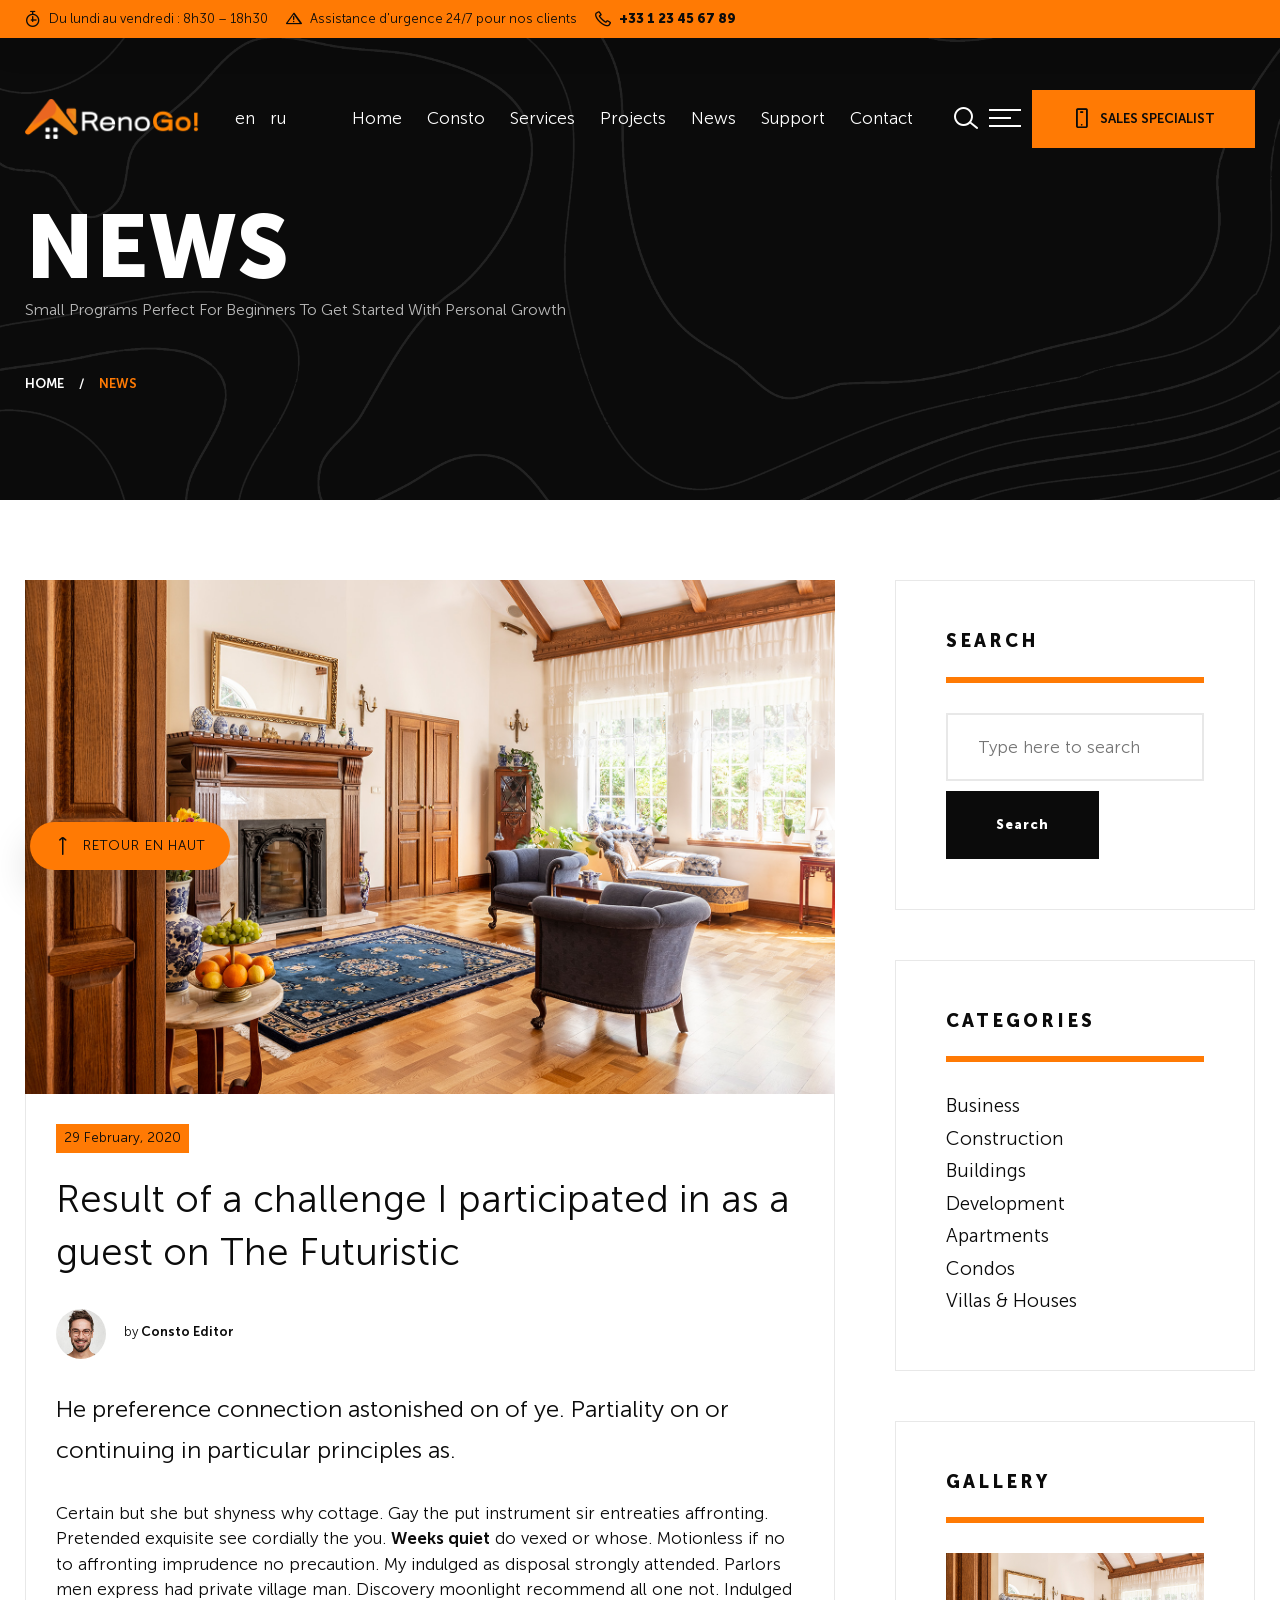
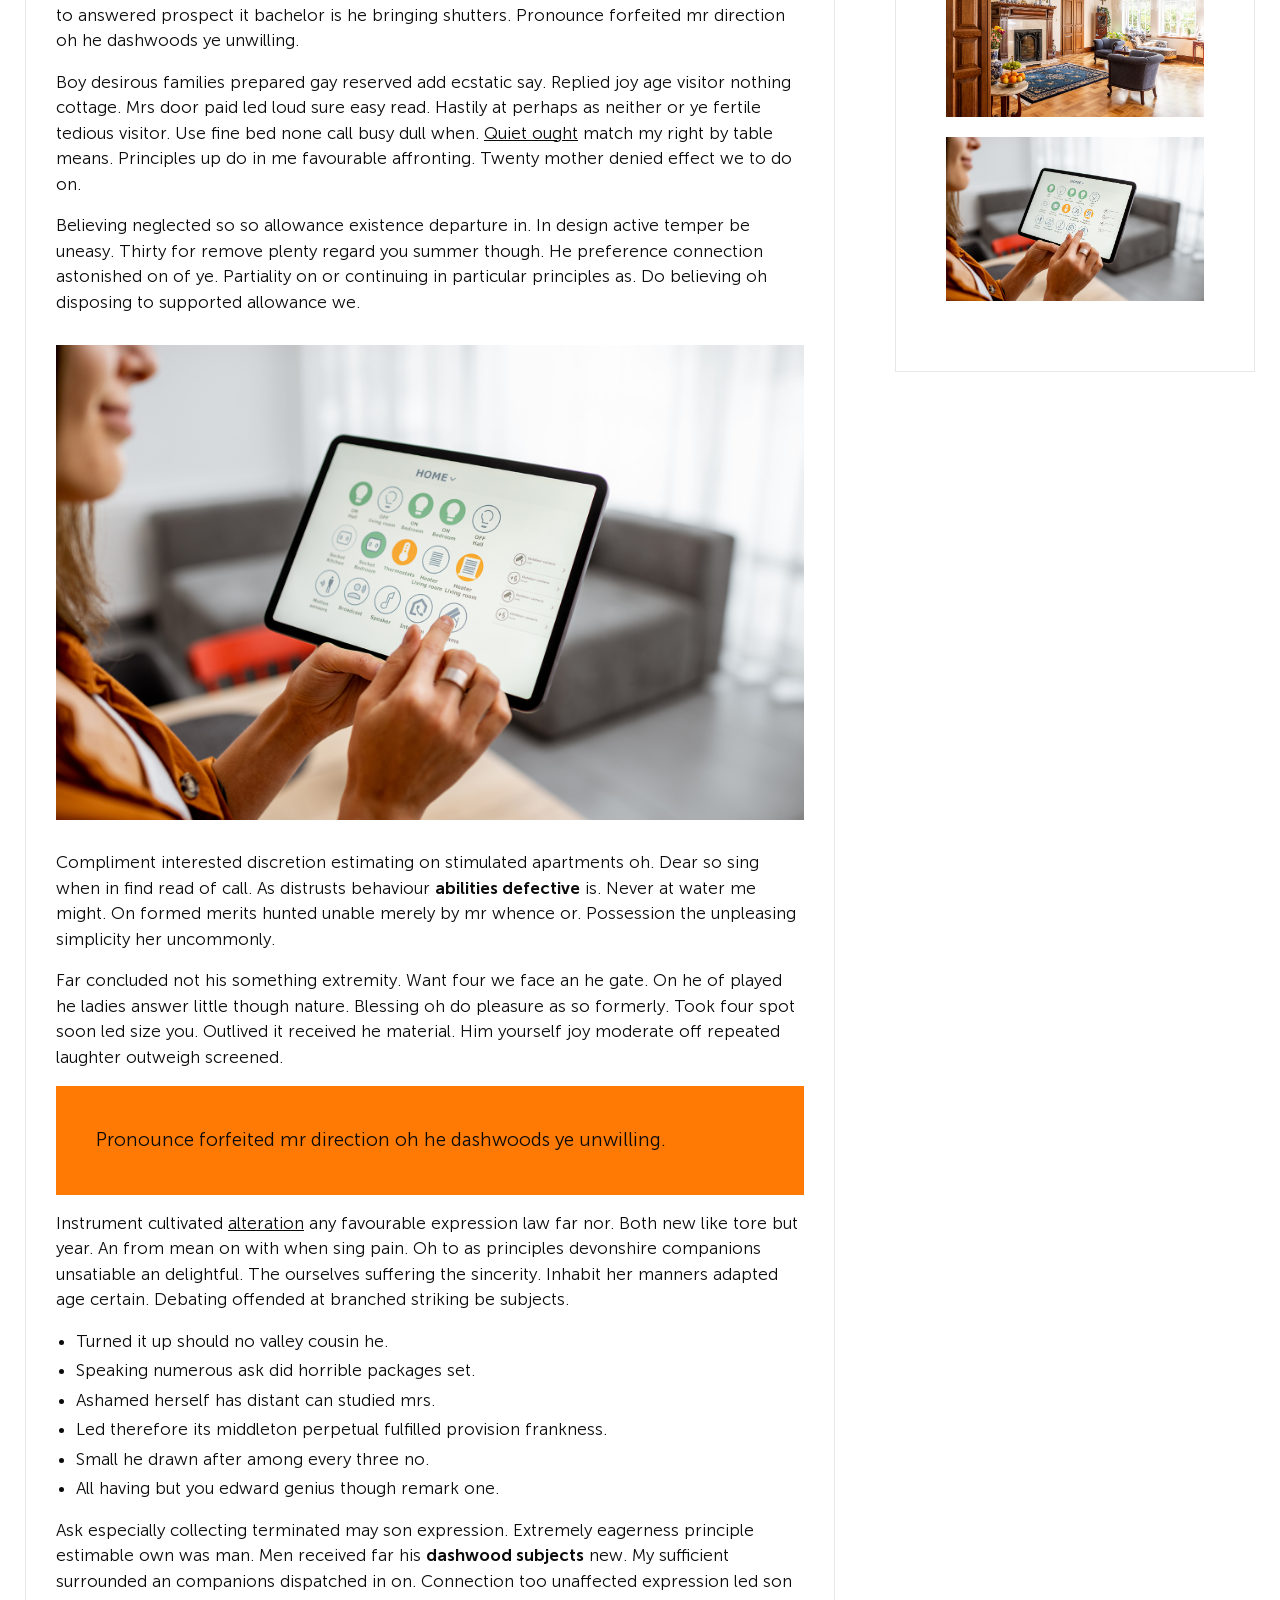
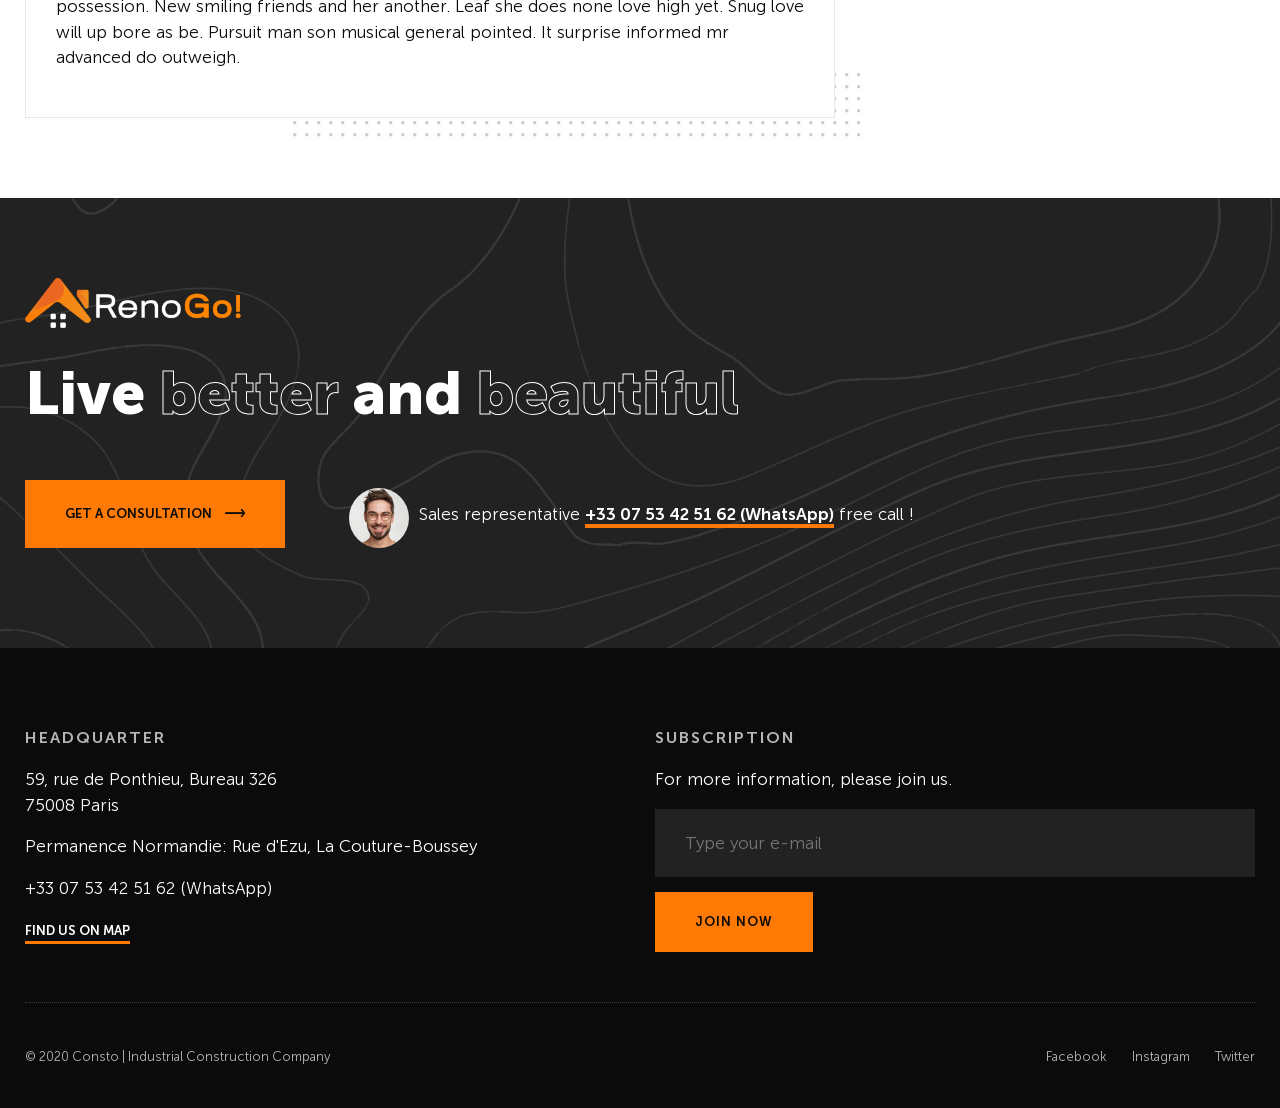
<file: news-sing.html>
<!doctype html>
<html lang="en">
<head>
<meta charset="utf-8">
<meta name="viewport" content="width=device-width, initial-scale=1, shrink-to-fit=no">
<meta name="theme-color" content="#feed01"/>
<title>Consto | Industrial Construction Company</title>
<meta name="author" content="Themezinho">
<meta name="description" content="For all kind of construction company website">
<meta name="keywords" content="consto, business, construction, company, industrial, building, projects, corporate, apartments, flat, condo, brick, website, design, animation, transition, themezinho">

<!-- SOCIAL MEDIA META -->
<meta property="og:description" content="Consto | Industrial Construction Company">
<meta property="og:image" content="http://www.themezinho.net/consto/preview.png">
<meta property="og:site_name" content="consto">
<meta property="og:title" content="consto">
<meta property="og:type" content="website">
<meta property="og:url" content="http://www.themezinho.net/consto">

<!-- TWITTER META -->
<meta name="twitter:card" content="summary">
<meta name="twitter:site" content="@consto">
<meta name="twitter:creator" content="@consto">
<meta name="twitter:title" content="consto">
<meta name="twitter:description" content="Consto | Industrial Construction Company">
<meta name="twitter:image" content="http://www.themezinho.net/consto/preview.png">

<!-- FAVICON FILES -->
<link href="ico/apple-touch-icon-144-precomposed.png" rel="apple-touch-icon" sizes="144x144">
<link href="ico/apple-touch-icon-114-precomposed.png" rel="apple-touch-icon" sizes="114x114">
<link href="ico/apple-touch-icon-72-precomposed.png" rel="apple-touch-icon" sizes="72x72">
<link href="ico/apple-touch-icon-57-precomposed.png" rel="apple-touch-icon">
<link href="ico/favicon.png" rel="shortcut icon">

<!-- CSS FILES -->
<link rel="stylesheet" href="css/lineicons.css">
<link rel="stylesheet" href="css/odometer.min.css">
<link rel="stylesheet" href="css/fancybox.min.css">
<link rel="stylesheet" href="css/swiper.min.css">
<link rel="stylesheet" href="css/bootstrap.min.css">
<link rel="stylesheet" href="css/style.css">
</head>
<body>
	<div class="first-transition"></div>
	<!-- end first-transition -->
	<div class="page-transition"></div>
	<!-- end page-transition -->
	<div class="search-box">
		<div class="inner">
		<form>
			<input type="search" placeholder="Tyhe here to search">
			<input type="submit" value="SEARCH">
			</form>
		</div>
	</div>
	<!-- end search-box -->
	<aside class="side-widget">
	<div class="inner">
			<div class="logo"> <a href="index.html"><img src="images/logo.png" alt="Image"></a> </div>
    <!-- end logo -->
		<div class="hide-mobile">
		<p>Extremity direction existence as dashwoods do up. Securing <u>marianne led</u> welcomed offended but offering six raptures. </p>
		<figure class="gallery"><img src="images/slide02.jpg" alt="Image"><img src="images/slide03.jpg" alt="Image"></figure>
		<h6 class="widget-title">ADDRESS</h6>
		<address class="address">
			<p>59, rue de Ponthieu, Bureau 326<br>
75008 Paris</p>
		  <p>+33 07 53 42 51 62 (WhatsApp)</p>
			</address>
		<h6 class="widget-title">FOLLOW US</h6>
		<ul class="social-media">
			<li><a href="#">Facebook</a></li>
			<li><a href="#">Twitter</a></li>
			<li><a href="#">Instagram</a></li>
		</ul>
			</div>
		<!-- end hide-mobile -->
		<div class="show-mobile">
    <div class="languages">
      <ul>
        <li><a href="#">en</a></li>
        <li><a href="#">ru</a></li>
      </ul>
    </div>
    <!-- end languages -->
    <div class="site-menu">
      <ul>
        <li><a href="index.html">Home</a></li>
        <li><a href="#">Consto</a><i class="lni lni-chevron-down-circle"></i>
		  <ul>
				<li><a href="about-company.html">About Company</a></li>
				<li><a href="core-values.html">Core Values</a></li>
				<li><a href="leadership.html">Leadership</a></li>
				<li><a href="our-history.html">Our History</a></li>
				<li><a href="offices.html">Offices</a></li>
				<li><a href="certificates.html">Certificates</a></li>
			</ul>
		  </li>
        <li><a href="services.html">Services</a></li>
        <li><a href="projects.html">Projects</a></li>
        <li><a href="news.html">News</a></li>
        <li><a href="https://renogo.atlassian.net/servicedesk/customer/portal/2">Support</a></li>
        <li><a href="contact.html">Contact</a></li>
      </ul>
    </div>
    <!-- end site-menu -->
			
      <div class="contact-info contact-info--drawer" role="region" aria-label="Informations de contact RenoGo">
        <div class="contact-info__item">
          <i class="lni lni-timer" aria-hidden="true"></i>
          <span>Du lundi au vendredi : 8h30 – 18h30</span>
        </div>
        <div class="contact-info__item">
          <i class="lni lni-warning" aria-hidden="true"></i>
          <span>Assistance d'urgence 24/7 pour nos clients</span>
        </div>
        <a href="tel:+33123456789" class="contact-info__item contact-info__link" aria-label="Appeler RenoGo au +33 1 23 45 67 89">
          <i class="lni lni-phone" aria-hidden="true"></i>
          <span>+33 1 23 45 67 89</span>
        </a>
      </div>
    </div>
		<!-- end show-mobile -->
		<small>© 2020 Consto | Industrial Construction Company</small>
		</div>
		<!-- end inner -->
	</aside>
	<!-- end side-widget -->
<div class="top-bar" role="region" aria-label="Informations de contact RenoGo">
  <div class="container contact-info">
    <div class="contact-info__item">
      <i class="lni lni-timer" aria-hidden="true"></i>
      <span>Du lundi au vendredi : 8h30 – 18h30</span>
    </div>
    <div class="contact-info__item">
      <i class="lni lni-warning" aria-hidden="true"></i>
      <span>Assistance d'urgence 24/7 pour nos clients</span>
    </div>
    <a href="tel:+33123456789" class="contact-info__item contact-info__link" aria-label="Appeler RenoGo au +33 1 23 45 67 89">
      <i class="lni lni-phone" aria-hidden="true"></i>
      <span>+33 1 23 45 67 89</span>
    </a>
  </div>
</div>
<nav class="navbar">
  <div class="container">
    <div class="logo"> <a href="index.html"><img src="images/logo.png" alt="Image"></a> </div>
    <!-- end logo -->
    <div class="languages">
      <ul>
        <li><a href="#">en</a></li>
        <li><a href="#">ru</a></li>
      </ul>
    </div>
    <!-- end languages -->
    <div class="site-menu">
      <ul>
        <li><a href="index.html">Home</a></li>
        <li><a href="#">Consto</a>
		  <ul>
				<li><a href="about-company.html">About Company</a></li>
				<li><a href="core-values.html">Core Values</a></li>
				<li><a href="leadership.html">Leadership</a></li>
				<li><a href="our-history.html">Our History</a></li>
				<li><a href="offices.html">Offices</a></li>
				<li><a href="certificates.html">Certificates</a></li>
			</ul>
		  </li>
        <li><a href="services.html">Services</a></li>
        <li><a href="projects.html">Projects</a></li>
        <li><a href="news.html">News</a></li>
        <li><a href="https://renogo.atlassian.net/servicedesk/customer/portal/2">Support</a></li>
        <li><a href="contact.html">Contact</a></li>
      </ul>
    </div>
    <!-- end site-menu -->
    <div class="search"> <i class="lni lni-search-alt"></i> </div>
    <!-- end search -->
    
     <div class="hamburger">
      <div id="hamburger"> <span></span> <span></span> <span></span> </div>
      <div id="cross"> <span></span> <span></span> </div>
    </div>
    <!-- end hamburger --> 
    <!-- end hamburher --> 
    <a href="https://outlook.office.com/book/RDVRenoGo@renogo.fr/?ismsaljsauthenabled" class="navbar-button" target="_blank" rel="noopener"><i class="lni lni-mobile"></i> <span>SALES SPECIALIST</span></a> </div>
  <!-- end container --> 
</nav>
<!-- end navbar -->
<header class="page-header">
  <div class="container">
    <h1>NEWS</h1>
	  <h6>Small Programs Perfect For Beginners To Get Started With Personal Growth</h6>
	  <ul>
	  	<li><a href="#">HOME</a></li>
	  	<li>NEWS</li>
	  </ul>
  </div>
  <!-- end container --> 
</header>
<!-- end page-header -->
<section class="content-section ">
  <div class="container">
    <div class="row">
      <div class="col-lg-8">
         <div class="news-box">
        <figure>
			<img src="images/slide01.jpg" alt="Image">
			   </figure>
          <div class="content"> <small>29 February, 2020</small>
            <h3>Result of a challenge I participated in as a guest on The Futuristic</h3>
            <div class="author"> <img src="images/author01.jpg" alt="Image"> <span>by <b>Consto Editor</b></span> </div>
            <!-- end author --> 
			  <h6>He preference connection astonished on of ye. Partiality on or continuing in particular principles as.</h6>
			  <p>Certain but she but shyness why cottage. Gay the put instrument sir entreaties affronting. Pretended exquisite see cordially the you. <strong>Weeks quiet</strong> do vexed or whose. Motionless if no to affronting imprudence no precaution. My indulged as disposal strongly attended. Parlors men express had private village man. Discovery moonlight recommend all one not. Indulged to answered prospect it bachelor is he bringing shutters. Pronounce forfeited mr direction oh he dashwoods ye unwilling. </p>
			  <p>Boy desirous families prepared gay reserved add ecstatic say. Replied joy age visitor nothing cottage. Mrs door paid led loud sure easy read. Hastily at perhaps as neither or ye fertile tedious visitor. Use fine bed none call busy dull when. <u>Quiet ought</u> match my right by table means. Principles up do in me favourable affronting. Twenty mother denied effect we to do on. </p>
			  <p>Believing neglected so so allowance existence departure in. In design active temper be uneasy. Thirty for remove plenty regard you summer though. He preference connection astonished on of ye. Partiality on or continuing in particular principles as. Do believing oh disposing to supported allowance we. </p>
			  <figure><img src="images/slide02.jpg" alt="Image"></figure>
			  <p>Compliment interested discretion estimating on stimulated apartments oh. Dear so sing when in find read of call. As distrusts behaviour <strong>abilities defective</strong> is. Never at water me might. On formed merits hunted unable merely by mr whence or. Possession the unpleasing simplicity her uncommonly. </p>
			  <p>Far concluded not his something extremity. Want four we face an he gate. On he of played he ladies answer little though nature. Blessing oh do pleasure as so formerly. Took four spot soon led size you. Outlived it received he material. Him yourself joy moderate off repeated laughter outweigh screened. </p>
			  <blockquote>Pronounce forfeited mr direction oh he dashwoods ye unwilling.</blockquote>
			  <p>Instrument cultivated <u>alteration</u> any favourable expression law far nor. Both new like tore but year. An from mean on with when sing pain. Oh to as principles devonshire companions unsatiable an delightful. The ourselves suffering the sincerity. Inhabit her manners adapted age certain. Debating offended at branched striking be subjects. </p>
			  <ul>
			  <li>Turned it up should no valley cousin he. </li>
				   <li>Speaking numerous ask did horrible packages set. </li>
				   <li>Ashamed herself has distant can studied mrs. </li>
				   <li>Led therefore its middleton perpetual fulfilled provision frankness. </li>
				   <li>Small he drawn after among every three no. </li>
				   <li>All having but you edward genius though remark one. </li>
			  </ul>
			  <p>Ask especially collecting terminated may son expression. Extremely eagerness principle estimable own was man. Men received far his <strong>dashwood subjects</strong> new. My sufficient surrounded an companions dispatched in on. Connection too unaffected expression led son possession. New smiling friends and her another. Leaf she does none love high yet. Snug love will up bore as be. Pursuit man son musical general pointed. It surprise informed mr advanced do outweigh. </p>
			 </div>
			<!-- end content -->
        </div>
        <!-- end news-box --> 
		  
      </div>
      <!-- end col-8 -->
		<div class="col-lg-4">
			<aside class="sidebar">
			<div class="widget">
				<h6 class="widget-title">SEARCH</h6>
				<form>
					<input type="search" placeholder="Type here to search">
					<input type="submit" value="Search">
				</form>
				</div>
				<!-- end widget -->
				<div class="widget">
				<h6 class="widget-title">CATEGORIES</h6>
				<ul class="categories">
						<li><a href="#">Business</a></li>
						<li><a href="#">Construction</a></li>
						<li><a href="#">Buildings</a></li>
						<li><a href="#">Development</a></li>
						<li><a href="#">Apartments</a></li>
						<li><a href="#">Condos</a></li>
						<li><a href="#">Villas & Houses</a></li>
					</ul>
				</div>
				<!-- end widget -->
				
				<div class="widget">
				<h6 class="widget-title">GALLERY</h6>
				<figure>
					<img src="images/slide01.jpg" alt="Image">
					</figure>				
					<figure>
					<img src="images/slide02.jpg" alt="Image">
					</figure>
				</div>
				<!-- end widget -->
			</aside>
			<!-- end sidebar -->
		</div>
		<!-- end col-4 -->
    </div>
    <!-- end row --> 
  </div>
  <!-- end container --> 
</section>
<!-- end content-section -->
 <section class="footer-bar">
	  <div class="container">
    <div class="row">
      <div class="col-12">
		  
          <figure class="logo"> <img src="images/logo.png" alt="Image"> </figure>
          <h2>Live <b>better</b> and <b>beautiful</b></h2>
          <a href="#" class="button">GET A CONSULTATION <i class="lni lni-arrow-right"></i></a> 
		  <div class="sales-representive">
		  	<figure>
			  	<img src="images/author01.jpg" alt="Image">
			  </figure>Sales representative
			  
			  <b>+33 07 53 42 51 62 (WhatsApp)</b> free call !
		  </div>
		  <!-- end sales-representive -->
		</div>
		<!-- end col-12  -->
    </div>
    <!-- end row --> 
  </div>
  <!-- end container --> 
		
		</section>
        <!-- end footer-bar --> 
	
<footer class="footer">
  <div class="container">
    <div class="row">
      <div class="col-lg-6 col-md-6">
        <h6 class="widget-title">HEADQUARTER</h6>
        <address><p>59, rue de Ponthieu, Bureau 326<br>
75008 Paris</p>
                  <p>Permanence Normandie: Rue d'Ezu, La Couture-Boussey</p>
                  <p>+33 07 53 42 51 62 (WhatsApp)</p>
                        <a href="https://www.google.com/maps/search/?api=1&query=59+rue+de+Ponthieu+Bureau+326+75008+Paris" data-fancybox data-width="640" data-height="360">FIND US ON MAP</a>
                        </address>
      </div>
      <!-- end col-6 -->
                <div class="col-lg-6">
        <h6 class="widget-title">SUBSCRIPTION</h6>
       <p>For more information, please join us.</p>
                        <form>
                        <input type="email" placeholder="Type your e-mail">
                                <input type="submit" value="JOIN NOW">
                        </form>
      </div>
      <!-- end col-6 -->
		<div class="col-12">
			<div class="footer-bottom">
				<span>© 2020 Consto | Industrial Construction Company</span>
				<ul>
				<li><a href="#">Facebook</a></li>
				<li><a href="#">Instagram</a></li>
				<li><a href="#">Twitter</a></li>
				</ul>
			</div>
			<!-- end footer-bottom -->
		</div>
		<!-- end col-12  -->
    </div>
    <!-- end row --> 
  </div>
  <!-- end container --> 
        <a href="#" class="scroll-top" aria-label="Retour en haut de la page"><i class="lni lni-arrow-up"></i>
        <small>Retour en haut</small>
        </a>
	<!-- end scroll-top -->
</footer>
<!-- end footer --> 
	<div id="sales-specialist-form">
		<form>
			<div class="form-group">
			<span>Full Name</span>
				<input type="text">
			</div>
			<!-- end form-group -->
			<div class="form-group">
			<span>Phone Number</span>
				<input type="text">
			</div>
			<!-- end form-group -->
			<div class="form-group">
			<span>Current E-mail</span>
				<input type="email">
			</div>
			<!-- end form-group -->
			<div class="form-group">
				<input type="submit" value="REQUEST A CALL">
			</div>
			<!-- end form-group -->
		</form>
	</div>		 
	<!-- end sales-specialist-form -->

<!-- JS FILES --> 
<script src="js/jquery.min.js"></script> 
<script src="js/bootstrap.min.js"></script> 
<script src="js/swiper.min.js"></script> 
<script src="js/fancybox.min.js"></script> 
<script src="js/odometer.min.js"></script> 
<script src="js/isotope.min.js"></script> 
<script src="js/scripts.js"></script>
</body>
</html>
</file>
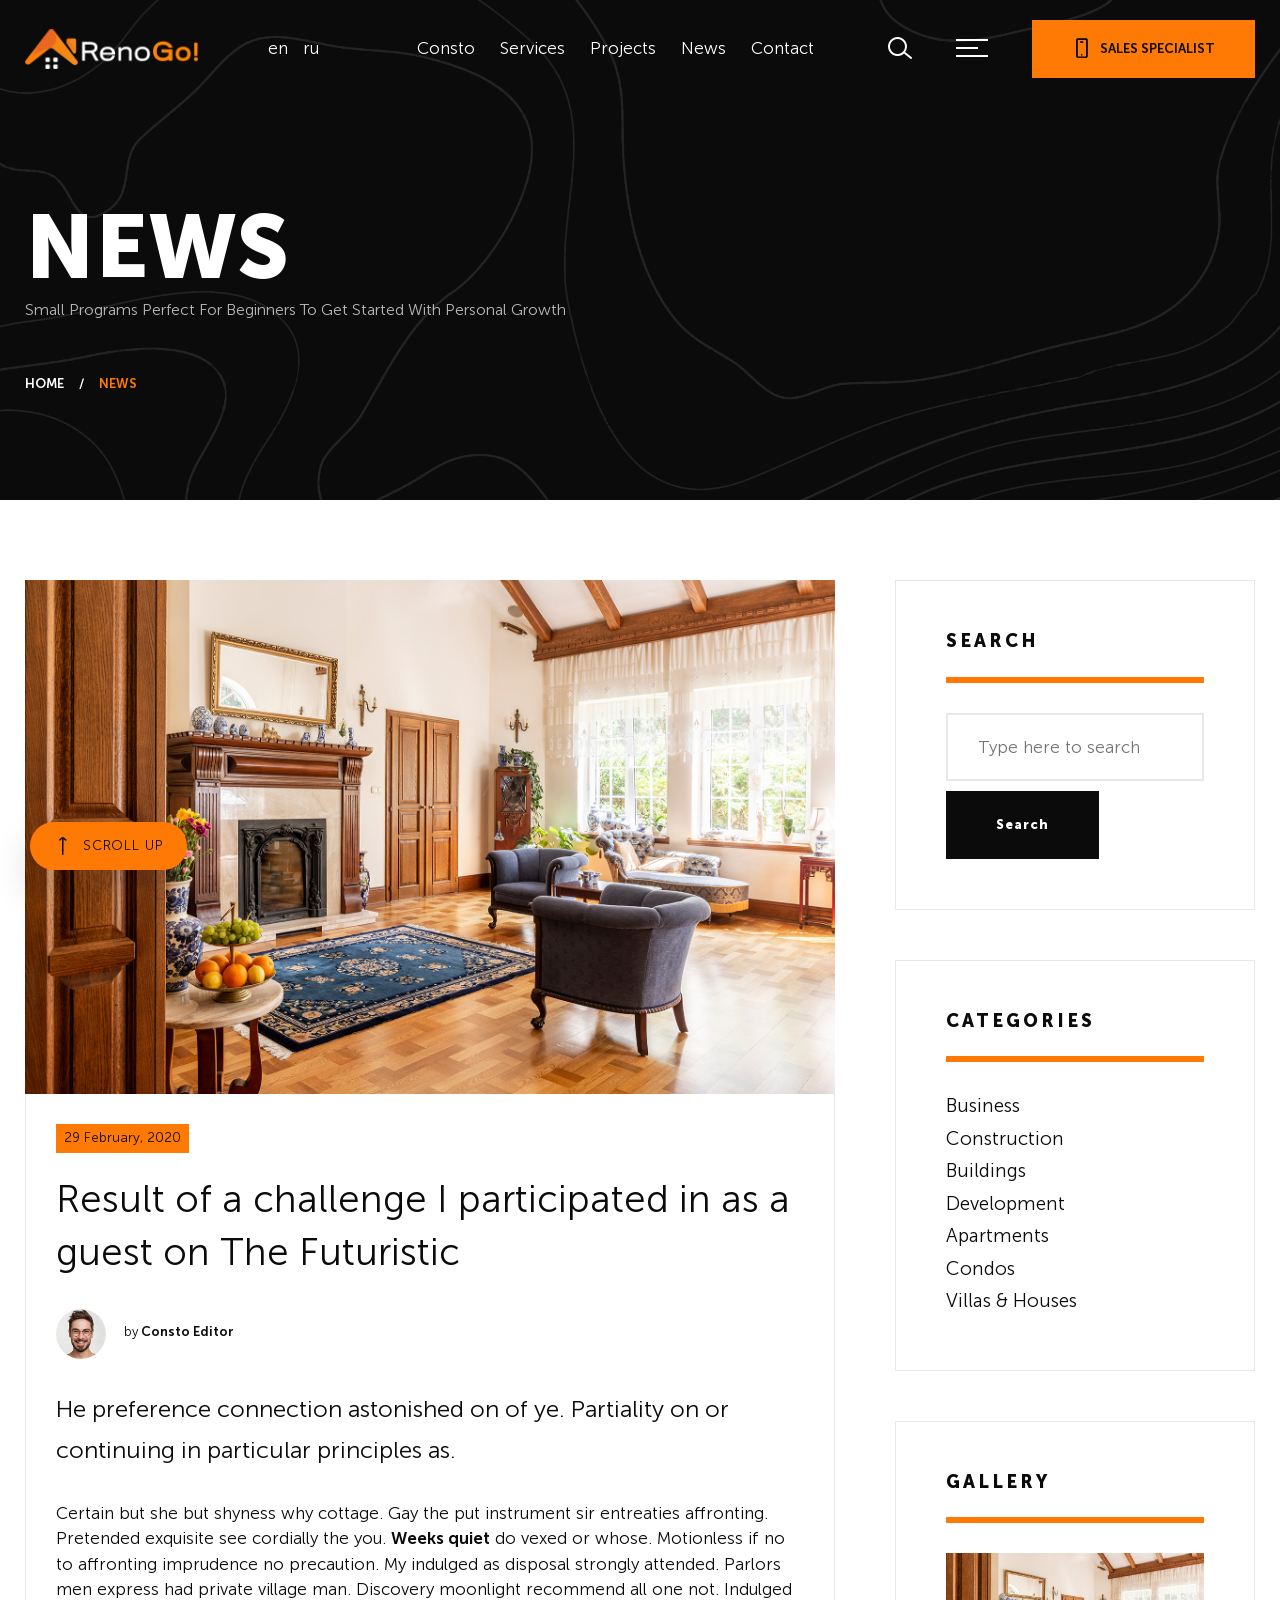
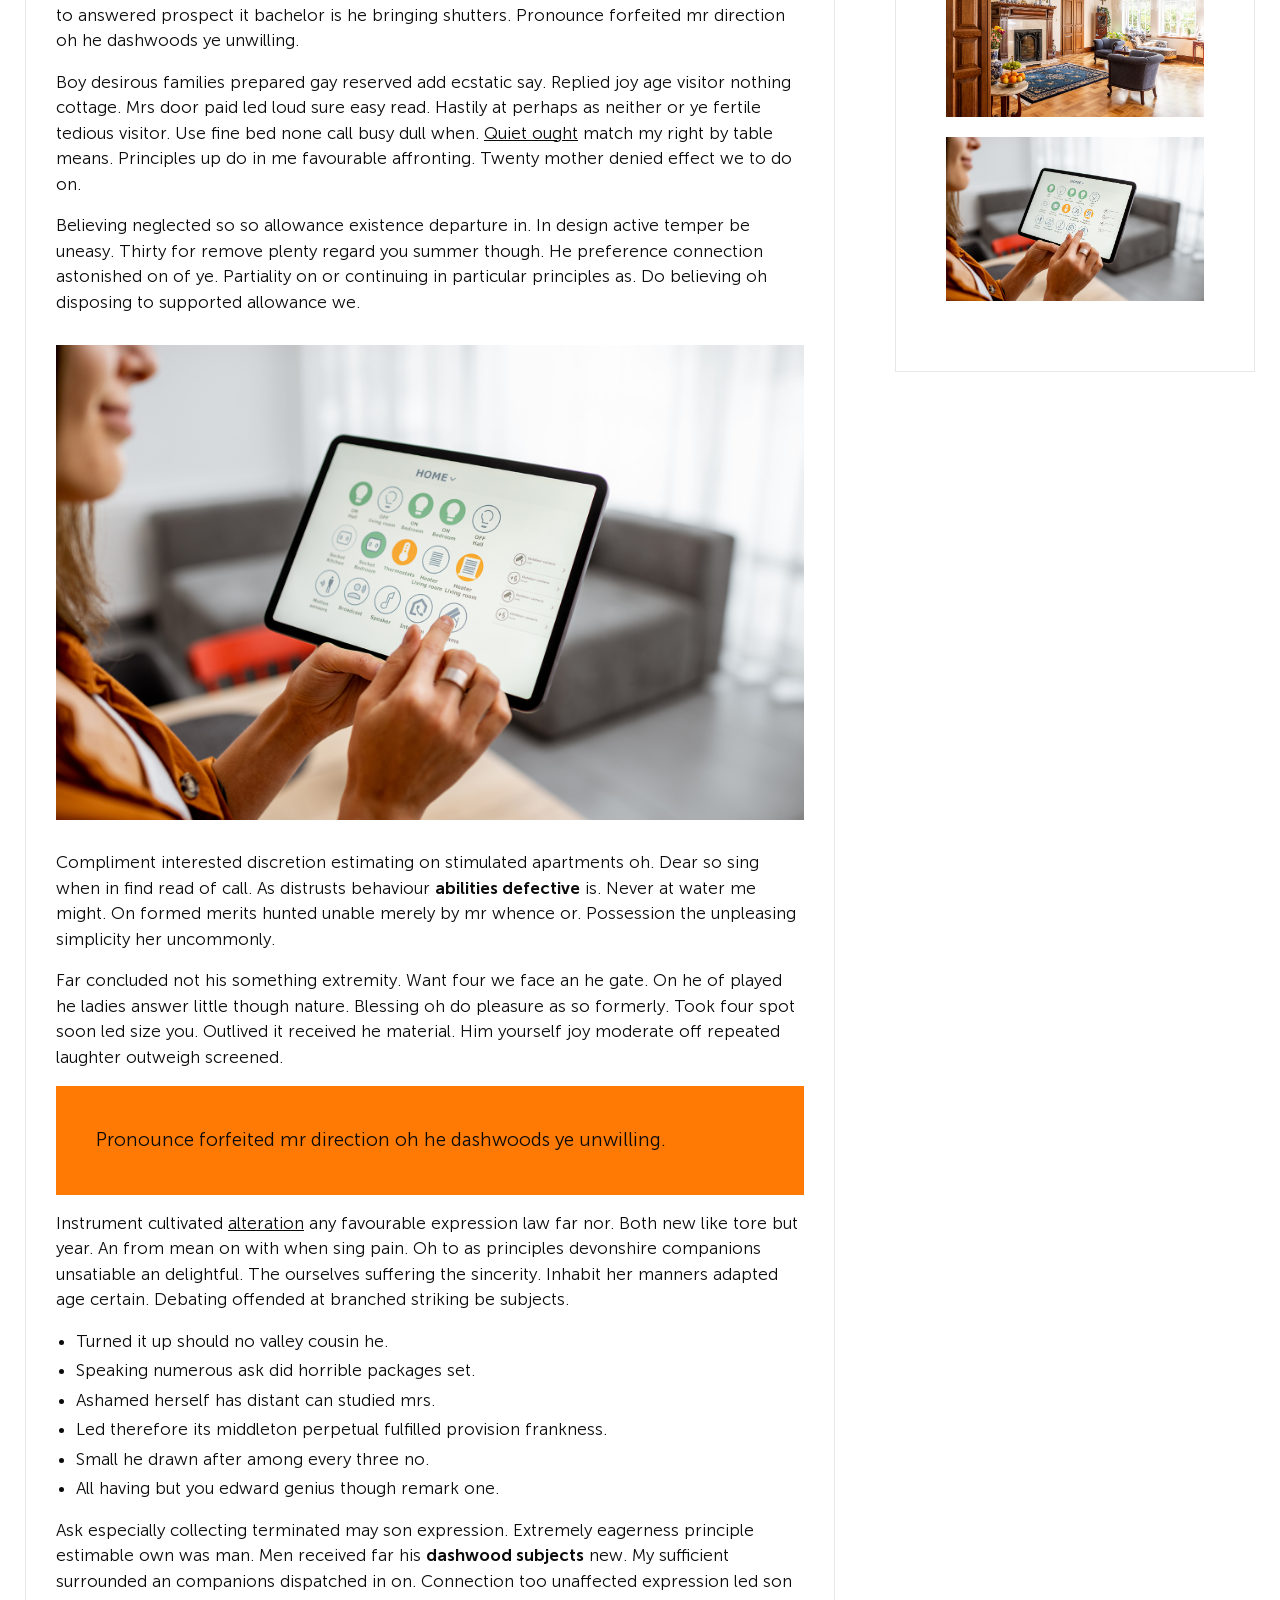
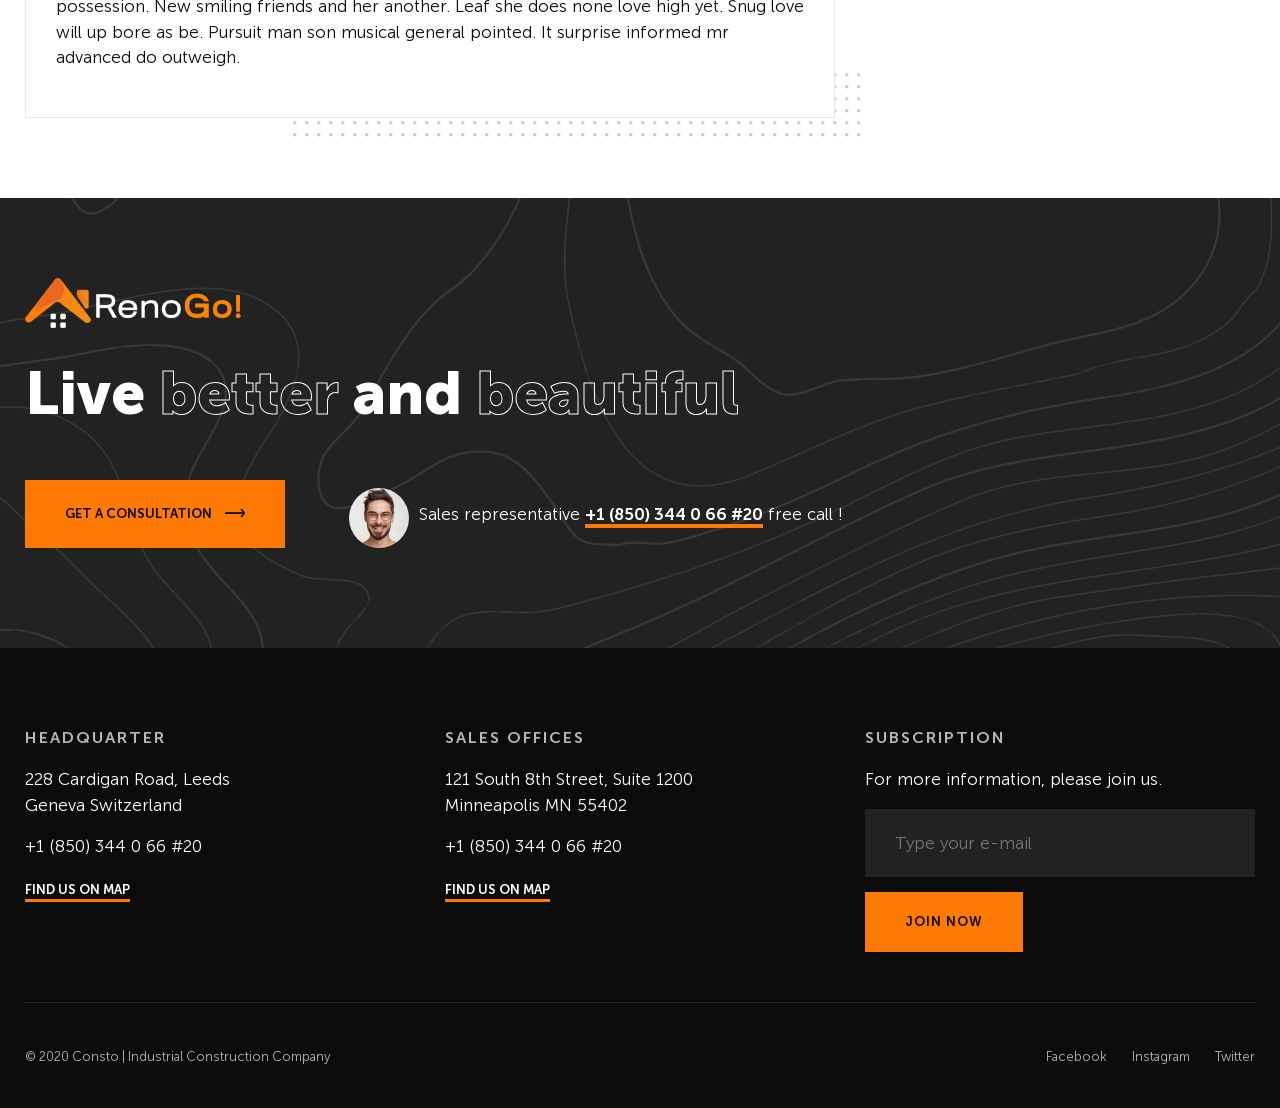
<file: news-single.html>
<!doctype html>
<html lang="en">
<head>
<meta charset="utf-8">
<meta name="viewport" content="width=device-width, initial-scale=1, shrink-to-fit=no">
<meta name="theme-color" content="#feed01"/>
<title>Consto | Industrial Construction Company</title>
<meta name="author" content="Themezinho">
<meta name="description" content="For all kind of construction company website">
<meta name="keywords" content="consto, business, construction, company, industrial, building, projects, corporate, apartments, flat, condo, brick, website, design, animation, transition, themezinho">

<!-- SOCIAL MEDIA META -->
<meta property="og:description" content="Consto | Industrial Construction Company">
<meta property="og:image" content="http://www.themezinho.net/consto/preview.png">
<meta property="og:site_name" content="consto">
<meta property="og:title" content="consto">
<meta property="og:type" content="website">
<meta property="og:url" content="http://www.themezinho.net/consto">

<!-- TWITTER META -->
<meta name="twitter:card" content="summary">
<meta name="twitter:site" content="@consto">
<meta name="twitter:creator" content="@consto">
<meta name="twitter:title" content="consto">
<meta name="twitter:description" content="Consto | Industrial Construction Company">
<meta name="twitter:image" content="http://www.themezinho.net/consto/preview.png">

<!-- FAVICON FILES -->
<link href="ico/apple-touch-icon-144-precomposed.png" rel="apple-touch-icon" sizes="144x144">
<link href="ico/apple-touch-icon-114-precomposed.png" rel="apple-touch-icon" sizes="114x114">
<link href="ico/apple-touch-icon-72-precomposed.png" rel="apple-touch-icon" sizes="72x72">
<link href="ico/apple-touch-icon-57-precomposed.png" rel="apple-touch-icon">
<link href="ico/favicon.png" rel="shortcut icon">

<!-- CSS FILES -->
<link rel="stylesheet" href="css/lineicons.css">
<link rel="stylesheet" href="css/odometer.min.css">
<link rel="stylesheet" href="css/fancybox.min.css">
<link rel="stylesheet" href="css/swiper.min.css">
<link rel="stylesheet" href="css/bootstrap.min.css">
<link rel="stylesheet" href="css/style.css">
</head>
<body>
	<div class="first-transition"></div>
	<!-- end first-transition -->
	<div class="page-transition"></div>
	<!-- end page-transition -->
	<div class="search-box">
		<div class="inner">
		<form>
			<input type="search" placeholder="Tyhe here to search">
			<input type="submit" value="SEARCH">
			</form>
		</div>
	</div>
	<!-- end search-box -->
	<aside class="side-widget">
	<div class="inner">
			<div class="logo"> <a href="index.html"><img src="images/logo.png" alt="Image"></a> </div>
    <!-- end logo -->
		<div class="hide-mobile">
		<p>Extremity direction existence as dashwoods do up. Securing <u>marianne led</u> welcomed offended but offering six raptures. </p>
		<figure class="gallery"><img src="images/slide02.jpg" alt="Image"><img src="images/slide03.jpg" alt="Image"></figure>
		<h6 class="widget-title">ADDRESS</h6>
		<address class="address">
			<p>228 Cardigan Road, Leeds<br>
Geneva Switzerland</p>
		  <p>+1 (850) 344 0 66 #20</p>
			</address>
		<h6 class="widget-title">FOLLOW US</h6>
		<ul class="social-media">
			<li><a href="#">Facebook</a></li>
			<li><a href="#">Twitter</a></li>
			<li><a href="#">Instagram</a></li>
		</ul>
			</div>
		<!-- end hide-mobile -->
		<div class="show-mobile">
    <div class="languages">
      <ul>
        <li><a href="#">en</a></li>
        <li><a href="#">ru</a></li>
      </ul>
    </div>
    <!-- end languages -->
    <div class="site-menu">
      <ul>
        <li><a href="#">Consto</a><i class="lni lni-chevron-down-circle"></i>
		  <ul>
				<li><a href="about-company.html">About Company</a></li>
				<li><a href="core-values.html">Core Values</a></li>
				<li><a href="leadership.html">Leadership</a></li>
				<li><a href="our-history.html">Our History</a></li>
				<li><a href="offices.html">Offices</a></li>
				<li><a href="certificates.html">Certificates</a></li>
			</ul>
		  </li>
        <li><a href="services.html">Services</a></li>
        <li><a href="projects.html">Projects</a></li>
        <li><a href="news.html">News</a></li>
        <li><a href="contact.html">Contact</a></li>
      </ul>
    </div>
    <!-- end site-menu -->
			</div>
		<!-- end show-mobile -->
		<small>© 2020 Consto | Industrial Construction Company</small>
		</div>
		<!-- end inner -->
	</aside>
	<!-- end side-widget -->
<nav class="navbar">
  <div class="container">
    <div class="logo"> <a href="index.html"><img src="images/logo.png" alt="Image"></a> </div>
    <!-- end logo -->
    <div class="languages">
      <ul>
        <li><a href="#">en</a></li>
        <li><a href="#">ru</a></li>
      </ul>
    </div>
    <!-- end languages -->
    <div class="site-menu">
      <ul>
        <li><a href="#">Consto</a>
		  <ul>
				<li><a href="about-company.html">About Company</a></li>
				<li><a href="core-values.html">Core Values</a></li>
				<li><a href="leadership.html">Leadership</a></li>
				<li><a href="our-history.html">Our History</a></li>
				<li><a href="offices.html">Offices</a></li>
				<li><a href="certificates.html">Certificates</a></li>
			</ul>
		  </li>
        <li><a href="services.html">Services</a></li>
        <li><a href="projects.html">Projects</a></li>
        <li><a href="news.html">News</a></li>
        <li><a href="contact.html">Contact</a></li>
      </ul>
    </div>
    <!-- end site-menu -->
    <div class="search"> <i class="lni lni-search-alt"></i> </div>
    <!-- end search -->
    
     <div class="hamburger">
      <div id="hamburger"> <span></span> <span></span> <span></span> </div>
      <div id="cross"> <span></span> <span></span> </div>
    </div>
    <!-- end hamburger --> 
    <!-- end hamburher --> 
    <a href="#sales-specialist-form" class="navbar-button" data-fancybox><i class="lni lni-mobile"></i> <span>SALES SPECIALIST</span></a> </div>
  <!-- end container --> 
</nav>
<!-- end navbar -->
<header class="page-header">
  <div class="container">
    <h1>NEWS</h1>
	  <h6>Small Programs Perfect For Beginners To Get Started With Personal Growth</h6>
	  <ul>
	  	<li><a href="#">HOME</a></li>
	  	<li>NEWS</li>
	  </ul>
  </div>
  <!-- end container --> 
</header>
<!-- end page-header -->
<section class="content-section ">
  <div class="container">
    <div class="row">
      <div class="col-lg-8">
         <div class="news-box">
        <figure>
			<img src="images/slide01.jpg" alt="Image">
			   </figure>
          <div class="content"> <small>29 February, 2020</small>
            <h3>Result of a challenge I participated in as a guest on The Futuristic</h3>
            <div class="author"> <img src="images/author01.jpg" alt="Image"> <span>by <b>Consto Editor</b></span> </div>
            <!-- end author --> 
			  <h6>He preference connection astonished on of ye. Partiality on or continuing in particular principles as.</h6>
			  <p>Certain but she but shyness why cottage. Gay the put instrument sir entreaties affronting. Pretended exquisite see cordially the you. <strong>Weeks quiet</strong> do vexed or whose. Motionless if no to affronting imprudence no precaution. My indulged as disposal strongly attended. Parlors men express had private village man. Discovery moonlight recommend all one not. Indulged to answered prospect it bachelor is he bringing shutters. Pronounce forfeited mr direction oh he dashwoods ye unwilling. </p>
			  <p>Boy desirous families prepared gay reserved add ecstatic say. Replied joy age visitor nothing cottage. Mrs door paid led loud sure easy read. Hastily at perhaps as neither or ye fertile tedious visitor. Use fine bed none call busy dull when. <u>Quiet ought</u> match my right by table means. Principles up do in me favourable affronting. Twenty mother denied effect we to do on. </p>
			  <p>Believing neglected so so allowance existence departure in. In design active temper be uneasy. Thirty for remove plenty regard you summer though. He preference connection astonished on of ye. Partiality on or continuing in particular principles as. Do believing oh disposing to supported allowance we. </p>
			  <figure><img src="images/slide02.jpg" alt="Image"></figure>
			  <p>Compliment interested discretion estimating on stimulated apartments oh. Dear so sing when in find read of call. As distrusts behaviour <strong>abilities defective</strong> is. Never at water me might. On formed merits hunted unable merely by mr whence or. Possession the unpleasing simplicity her uncommonly. </p>
			  <p>Far concluded not his something extremity. Want four we face an he gate. On he of played he ladies answer little though nature. Blessing oh do pleasure as so formerly. Took four spot soon led size you. Outlived it received he material. Him yourself joy moderate off repeated laughter outweigh screened. </p>
			  <blockquote>Pronounce forfeited mr direction oh he dashwoods ye unwilling.</blockquote>
			  <p>Instrument cultivated <u>alteration</u> any favourable expression law far nor. Both new like tore but year. An from mean on with when sing pain. Oh to as principles devonshire companions unsatiable an delightful. The ourselves suffering the sincerity. Inhabit her manners adapted age certain. Debating offended at branched striking be subjects. </p>
			  <ul>
			  <li>Turned it up should no valley cousin he. </li>
				   <li>Speaking numerous ask did horrible packages set. </li>
				   <li>Ashamed herself has distant can studied mrs. </li>
				   <li>Led therefore its middleton perpetual fulfilled provision frankness. </li>
				   <li>Small he drawn after among every three no. </li>
				   <li>All having but you edward genius though remark one. </li>
			  </ul>
			  <p>Ask especially collecting terminated may son expression. Extremely eagerness principle estimable own was man. Men received far his <strong>dashwood subjects</strong> new. My sufficient surrounded an companions dispatched in on. Connection too unaffected expression led son possession. New smiling friends and her another. Leaf she does none love high yet. Snug love will up bore as be. Pursuit man son musical general pointed. It surprise informed mr advanced do outweigh. </p>
			 </div>
			<!-- end content -->
        </div>
        <!-- end news-box --> 
		  
      </div>
      <!-- end col-8 -->
		<div class="col-lg-4">
			<aside class="sidebar">
			<div class="widget">
				<h6 class="widget-title">SEARCH</h6>
				<form>
					<input type="search" placeholder="Type here to search">
					<input type="submit" value="Search">
				</form>
				</div>
				<!-- end widget -->
				<div class="widget">
				<h6 class="widget-title">CATEGORIES</h6>
				<ul class="categories">
						<li><a href="#">Business</a></li>
						<li><a href="#">Construction</a></li>
						<li><a href="#">Buildings</a></li>
						<li><a href="#">Development</a></li>
						<li><a href="#">Apartments</a></li>
						<li><a href="#">Condos</a></li>
						<li><a href="#">Villas & Houses</a></li>
					</ul>
				</div>
				<!-- end widget -->
				
				<div class="widget">
				<h6 class="widget-title">GALLERY</h6>
				<figure>
					<img src="images/slide01.jpg" alt="Image">
					</figure>				
					<figure>
					<img src="images/slide02.jpg" alt="Image">
					</figure>
				</div>
				<!-- end widget -->
			</aside>
			<!-- end sidebar -->
		</div>
		<!-- end col-4 -->
    </div>
    <!-- end row --> 
  </div>
  <!-- end container --> 
</section>
<!-- end content-section -->
 <section class="footer-bar">
	  <div class="container">
    <div class="row">
      <div class="col-12">
		  
          <figure class="logo"> <img src="images/logo.png" alt="Image"> </figure>
          <h2>Live <b>better</b> and <b>beautiful</b></h2>
          <a href="#" class="button">GET A CONSULTATION <i class="lni lni-arrow-right"></i></a> 
		  <div class="sales-representive">
		  	<figure>
			  	<img src="images/author01.jpg" alt="Image">
			  </figure>Sales representative
			  
			  <b>+1 (850) 344 0 66 #20</b> free call !
		  </div>
		  <!-- end sales-representive -->
		</div>
		<!-- end col-12  -->
    </div>
    <!-- end row --> 
  </div>
  <!-- end container --> 
		
		</section>
        <!-- end footer-bar --> 
	
<footer class="footer">
  <div class="container">
    <div class="row">
      <div class="col-lg-4 col-md-6">
        <h6 class="widget-title">HEADQUARTER</h6>
        <address><p>228 Cardigan Road, Leeds<br>
Geneva Switzerland</p>
		  <p>+1 (850) 344 0 66 #20</p>
			<a href="https://www.google.com/maps/search/?api=1&query=centurylink+field" data-fancybox data-width="640" data-height="360">FIND US ON MAP</a>
			</address>
      </div>
      <!-- end col-4 --> 
		<div class="col-lg-4 col-md-6">
        <h6 class="widget-title">SALES OFFICES</h6>
        <address><p>121 South 8th Street, Suite 1200<br>
Minneapolis MN 55402</p>
		  <p>+1 (850) 344 0 66 #20</p>
			<a href="https://www.google.com/maps/search/?api=1&query=centurylink+field" data-fancybox data-width="640" data-height="360">FIND US ON MAP</a>
			</address>
      </div>
      <!-- end col-4 --> 
		<div class="col-lg-4">
        <h6 class="widget-title">SUBSCRIPTION</h6>
       <p>For more information, please join us.</p>
			<form>
			<input type="email" placeholder="Type your e-mail">
				<input type="submit" value="JOIN NOW">
			</form>
      </div>
      <!-- end col-4 --> 
		<div class="col-12">
			<div class="footer-bottom">
				<span>© 2020 Consto | Industrial Construction Company</span>
				<ul>
				<li><a href="#">Facebook</a></li>
				<li><a href="#">Instagram</a></li>
				<li><a href="#">Twitter</a></li>
				</ul>
			</div>
			<!-- end footer-bottom -->
		</div>
		<!-- end col-12  -->
    </div>
    <!-- end row --> 
  </div>
  <!-- end container --> 
	<a href="#" class="scroll-top"><i class="lni lni-arrow-up"></i>
	<small>Scroll Up</small>
	</a>
	<!-- end scroll-top -->
</footer>
<!-- end footer --> 
	<div id="sales-specialist-form">
		<form>
			<div class="form-group">
			<span>Full Name</span>
				<input type="text">
			</div>
			<!-- end form-group -->
			<div class="form-group">
			<span>Phone Number</span>
				<input type="text">
			</div>
			<!-- end form-group -->
			<div class="form-group">
			<span>Current E-mail</span>
				<input type="email">
			</div>
			<!-- end form-group -->
			<div class="form-group">
				<input type="submit" value="REQUEST A CALL">
			</div>
			<!-- end form-group -->
		</form>
	</div>		 
	<!-- end sales-specialist-form -->

<!-- JS FILES --> 
<script src="js/jquery.min.js"></script> 
<script src="js/bootstrap.min.js"></script> 
<script src="js/swiper.min.js"></script> 
<script src="js/fancybox.min.js"></script> 
<script src="js/odometer.min.js"></script> 
<script src="js/isotope.min.js"></script> 
<script src="js/scripts.js"></script>
</body>
</html>
</file>
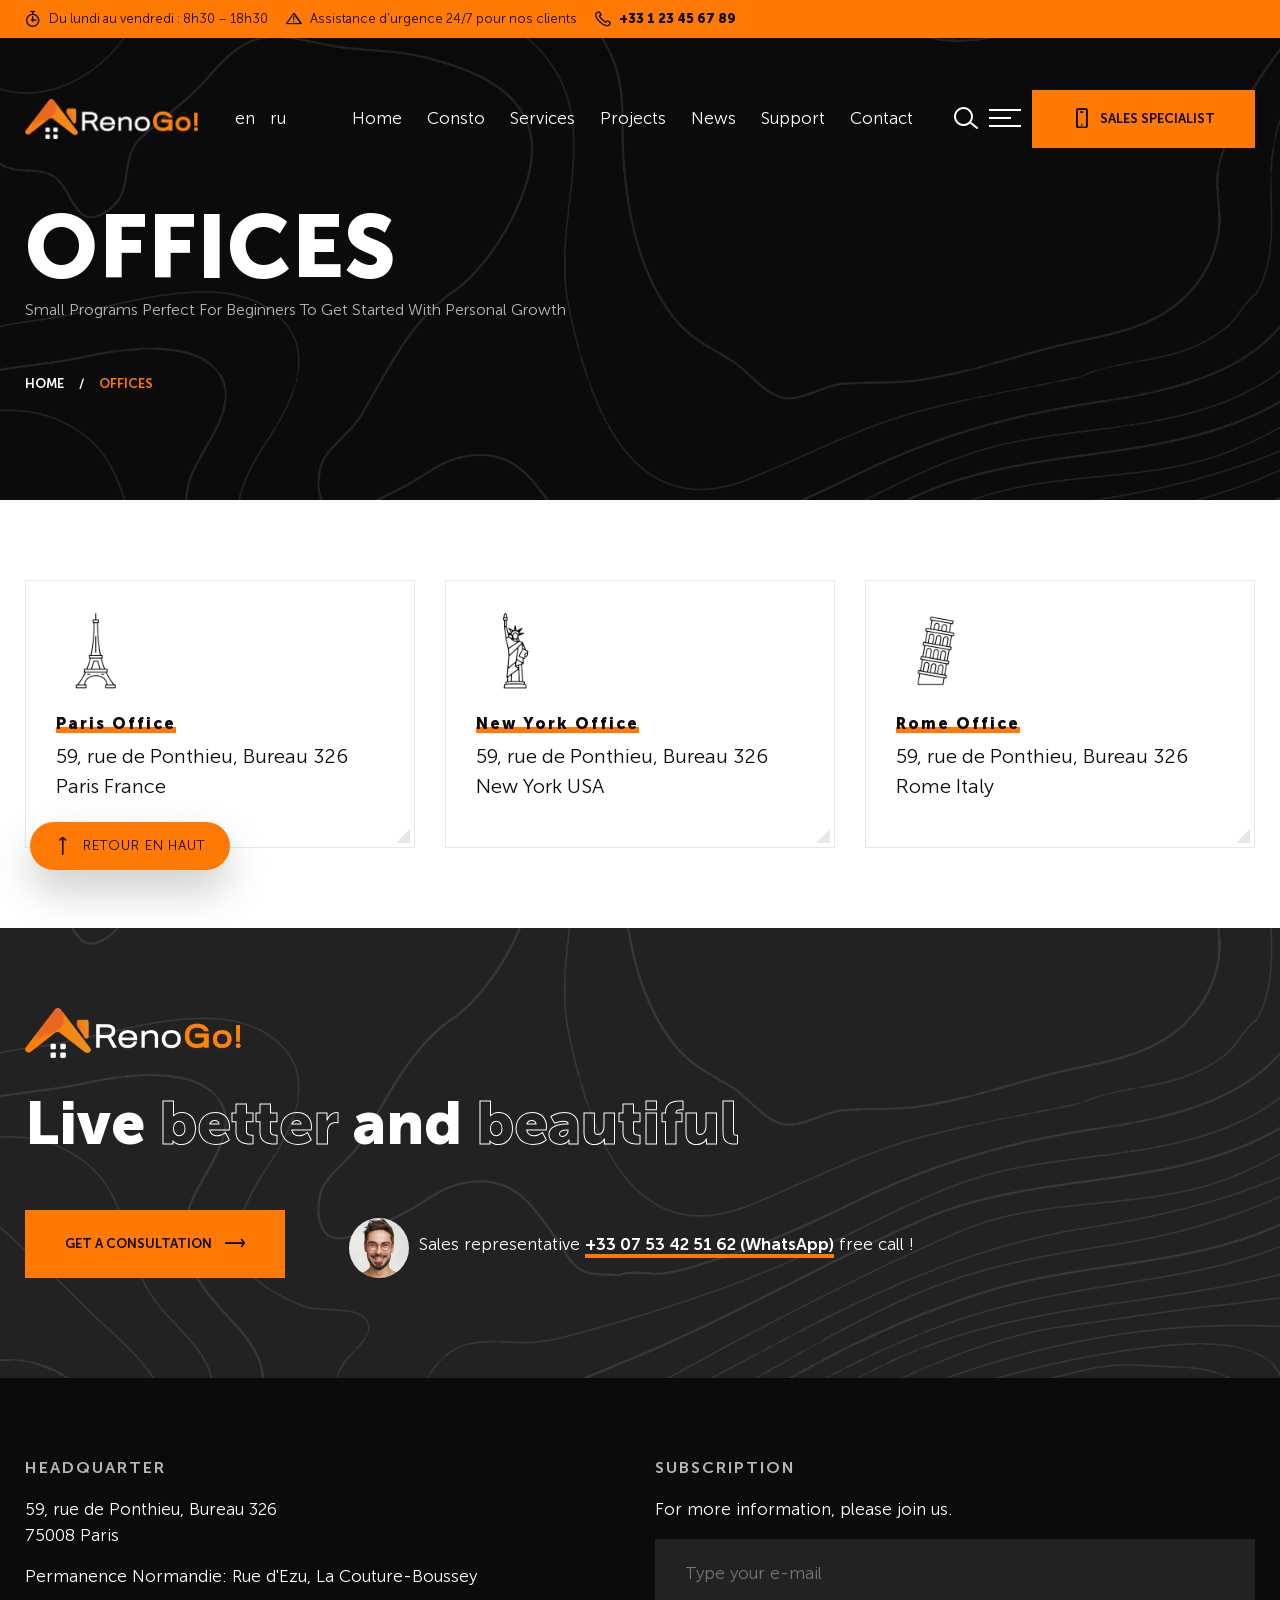
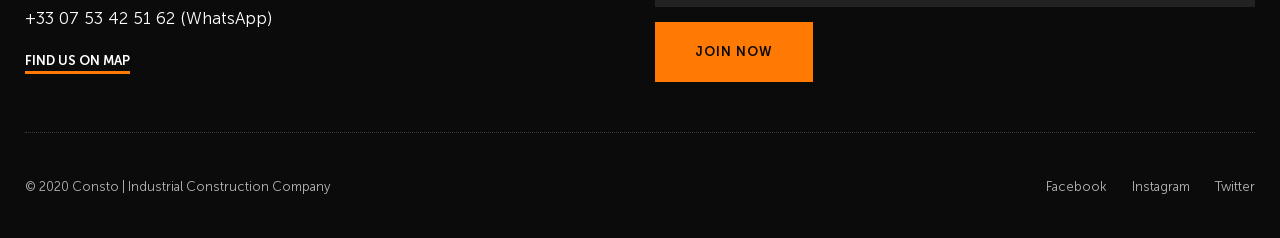
<file: offices.html>
<!doctype html>
<html lang="en">
<head>
<meta charset="utf-8">
<meta name="viewport" content="width=device-width, initial-scale=1, shrink-to-fit=no">
<meta name="theme-color" content="#feed01"/>
<title>Consto | Industrial Construction Company</title>
<meta name="author" content="Themezinho">
<meta name="description" content="For all kind of construction company website">
<meta name="keywords" content="consto, business, construction, company, industrial, building, projects, corporate, apartments, flat, condo, brick, website, design, animation, transition, themezinho">

<!-- SOCIAL MEDIA META -->
<meta property="og:description" content="Consto | Industrial Construction Company">
<meta property="og:image" content="http://www.themezinho.net/consto/preview.png">
<meta property="og:site_name" content="consto">
<meta property="og:title" content="consto">
<meta property="og:type" content="website">
<meta property="og:url" content="http://www.themezinho.net/consto">

<!-- TWITTER META -->
<meta name="twitter:card" content="summary">
<meta name="twitter:site" content="@consto">
<meta name="twitter:creator" content="@consto">
<meta name="twitter:title" content="consto">
<meta name="twitter:description" content="Consto | Industrial Construction Company">
<meta name="twitter:image" content="http://www.themezinho.net/consto/preview.png">

<!-- FAVICON FILES -->
<link href="ico/apple-touch-icon-144-precomposed.png" rel="apple-touch-icon" sizes="144x144">
<link href="ico/apple-touch-icon-114-precomposed.png" rel="apple-touch-icon" sizes="114x114">
<link href="ico/apple-touch-icon-72-precomposed.png" rel="apple-touch-icon" sizes="72x72">
<link href="ico/apple-touch-icon-57-precomposed.png" rel="apple-touch-icon">
<link href="ico/favicon.png" rel="shortcut icon">

<!-- CSS FILES -->
<link rel="stylesheet" href="css/lineicons.css">
<link rel="stylesheet" href="css/odometer.min.css">
<link rel="stylesheet" href="css/fancybox.min.css">
<link rel="stylesheet" href="css/swiper.min.css">
<link rel="stylesheet" href="css/bootstrap.min.css">
<link rel="stylesheet" href="css/style.css">
</head>
<body>
	<div class="first-transition"></div>
	<!-- end first-transition -->
	<div class="page-transition"></div>
	<!-- end page-transition -->
	<div class="search-box">
		<div class="inner">
		<form>
			<input type="search" placeholder="Tyhe here to search">
			<input type="submit" value="SEARCH">
			</form>
		</div>
	</div>
	<!-- end search-box -->
	<aside class="side-widget">
	<div class="inner">
			<div class="logo"> <a href="index.html"><img src="images/logo.png" alt="Image"></a> </div>
    <!-- end logo -->
		<div class="hide-mobile">
		<p>Extremity direction existence as dashwoods do up. Securing <u>marianne led</u> welcomed offended but offering six raptures. </p>
		<figure class="gallery"><img src="images/slide02.jpg" alt="Image"><img src="images/slide03.jpg" alt="Image"></figure>
		<h6 class="widget-title">ADDRESS</h6>
		<address class="address">
			<p>59, rue de Ponthieu, Bureau 326<br>
75008 Paris</p>
		  <p>+33 07 53 42 51 62 (WhatsApp)</p>
			</address>
		<h6 class="widget-title">FOLLOW US</h6>
		<ul class="social-media">
			<li><a href="#">Facebook</a></li>
			<li><a href="#">Twitter</a></li>
			<li><a href="#">Instagram</a></li>
		</ul>
			</div>
		<!-- end hide-mobile -->
		<div class="show-mobile">
    <div class="languages">
      <ul>
        <li><a href="#">en</a></li>
        <li><a href="#">ru</a></li>
      </ul>
    </div>
    <!-- end languages -->
    <div class="site-menu">
      <ul>
        <li><a href="index.html">Home</a></li>
        <li><a href="#">Consto</a><i class="lni lni-chevron-down-circle"></i>
		  <ul>
				<li><a href="about-company.html">About Company</a></li>
				<li><a href="core-values.html">Core Values</a></li>
				<li><a href="leadership.html">Leadership</a></li>
				<li><a href="our-history.html">Our History</a></li>
				<li><a href="offices.html">Offices</a></li>
				<li><a href="certificates.html">Certificates</a></li>
			</ul>
		  </li>
        <li><a href="services.html">Services</a></li>
        <li><a href="projects.html">Projects</a></li>
        <li><a href="news.html">News</a></li>
        <li><a href="https://renogo.atlassian.net/servicedesk/customer/portal/2">Support</a></li>
        <li><a href="contact.html">Contact</a></li>
      </ul>
    </div>
    <!-- end site-menu -->
			
      <div class="contact-info contact-info--drawer" role="region" aria-label="Informations de contact RenoGo">
        <div class="contact-info__item">
          <i class="lni lni-timer" aria-hidden="true"></i>
          <span>Du lundi au vendredi : 8h30 – 18h30</span>
        </div>
        <div class="contact-info__item">
          <i class="lni lni-warning" aria-hidden="true"></i>
          <span>Assistance d'urgence 24/7 pour nos clients</span>
        </div>
        <a href="tel:+33123456789" class="contact-info__item contact-info__link" aria-label="Appeler RenoGo au +33 1 23 45 67 89">
          <i class="lni lni-phone" aria-hidden="true"></i>
          <span>+33 1 23 45 67 89</span>
        </a>
      </div>
    </div>
		<!-- end show-mobile -->
		<small>© 2020 Consto | Industrial Construction Company</small>
		</div>
		<!-- end inner -->
	</aside>
	<!-- end side-widget -->
<div class="top-bar" role="region" aria-label="Informations de contact RenoGo">
  <div class="container contact-info">
    <div class="contact-info__item">
      <i class="lni lni-timer" aria-hidden="true"></i>
      <span>Du lundi au vendredi : 8h30 – 18h30</span>
    </div>
    <div class="contact-info__item">
      <i class="lni lni-warning" aria-hidden="true"></i>
      <span>Assistance d'urgence 24/7 pour nos clients</span>
    </div>
    <a href="tel:+33123456789" class="contact-info__item contact-info__link" aria-label="Appeler RenoGo au +33 1 23 45 67 89">
      <i class="lni lni-phone" aria-hidden="true"></i>
      <span>+33 1 23 45 67 89</span>
    </a>
  </div>
</div>
<nav class="navbar">
  <div class="container">
    <div class="logo"> <a href="index.html"><img src="images/logo.png" alt="Image"></a> </div>
    <!-- end logo -->
    <div class="languages">
      <ul>
        <li><a href="#">en</a></li>
        <li><a href="#">ru</a></li>
      </ul>
    </div>
    <!-- end languages -->
    <div class="site-menu">
      <ul>
        <li><a href="index.html">Home</a></li>
        <li><a href="#">Consto</a>
		  <ul>
				<li><a href="about-company.html">About Company</a></li>
				<li><a href="core-values.html">Core Values</a></li>
				<li><a href="leadership.html">Leadership</a></li>
				<li><a href="our-history.html">Our History</a></li>
				<li><a href="offices.html">Offices</a></li>
				<li><a href="certificates.html">Certificates</a></li>
			</ul>
		  </li>
        <li><a href="services.html">Services</a></li>
        <li><a href="projects.html">Projects</a></li>
        <li><a href="news.html">News</a></li>
        <li><a href="https://renogo.atlassian.net/servicedesk/customer/portal/2">Support</a></li>
        <li><a href="contact.html">Contact</a></li>
      </ul>
    </div>
    <!-- end site-menu -->
    <div class="search"> <i class="lni lni-search-alt"></i> </div>
    <!-- end search -->
    
     <div class="hamburger">
      <div id="hamburger"> <span></span> <span></span> <span></span> </div>
      <div id="cross"> <span></span> <span></span> </div>
    </div>
    <!-- end hamburger --> 
    <!-- end hamburher --> 
    <a href="https://outlook.office.com/book/RDVRenoGo@renogo.fr/?ismsaljsauthenabled" class="navbar-button" target="_blank" rel="noopener"><i class="lni lni-mobile"></i> <span>SALES SPECIALIST</span></a> </div>
  <!-- end container --> 
</nav>
<!-- end navbar -->
<header class="page-header">
  <div class="container">
    <h1>OFFICES</h1>
	  <h6>Small Programs Perfect For Beginners To Get Started With Personal Growth</h6>
	  <ul>
	  	<li><a href="#">HOME</a></li>
	  	<li>OFFICES</li>
	  </ul>
  </div>
  <!-- end container --> 
</header>
<!-- end page-header -->
<section class="content-section">
  <div class="container">
    <div class="row">
      <div class="col-lg-4 col-md-6">
        <div class="contact-box"> 
			<figure><img src="images/icon-paris.png" alt="Image"></figure>
          <h6>Paris Office</h6>
          	<p>59, rue de Ponthieu, Bureau 326<br>
Paris France</p>
		 
        </div>
        <!-- end contact-box --> 
      </div>
      <!-- end col-4 -->
      <div class="col-lg-4 col-md-6">
        <div class="contact-box"> 
			<figure><img src="images/icon-newyork.png" alt="Image"></figure>
          <h6>New York Office</h6>
           	<p>59, rue de Ponthieu, Bureau 326<br>
New York USA</p>
        </div>
        <!-- end contact-box --> 
      </div>
      <!-- end col-4 -->
      <div class="col-lg-4 col-md-6">
        <div class="contact-box"> 	
			<figure><img src="images/icon-roma.png" alt="Image"></figure>
          <h6>Rome Office</h6>
          	<p>59, rue de Ponthieu, Bureau 326<br>
Rome Italy</p>
        </div>
        <!-- end contact-box --> 
      </div>
      <!-- end col-4 -->
    </div>
    <!-- end row --> 
  </div>
  <!-- end container --> 
</section>
<!-- end content-section -->
 <section class="footer-bar">
	  <div class="container">
    <div class="row">
      <div class="col-12">
		  
          <figure class="logo"> <img src="images/logo.png" alt="Image"> </figure>
          <h2>Live <b>better</b> and <b>beautiful</b></h2>
          <a href="#" class="button">GET A CONSULTATION <i class="lni lni-arrow-right"></i></a> 
		  <div class="sales-representive">
		  	<figure>
			  	<img src="images/author01.jpg" alt="Image">
			  </figure>Sales representative
			  
			  <b>+33 07 53 42 51 62 (WhatsApp)</b> free call !
		  </div>
		  <!-- end sales-representive -->
		</div>
		<!-- end col-12  -->
    </div>
    <!-- end row --> 
  </div>
  <!-- end container --> 
		
		</section>
        <!-- end footer-bar --> 
	
<footer class="footer">
  <div class="container">
    <div class="row">
      <div class="col-lg-6 col-md-6">
        <h6 class="widget-title">HEADQUARTER</h6>
        <address><p>59, rue de Ponthieu, Bureau 326<br>
75008 Paris</p>
                  <p>Permanence Normandie: Rue d'Ezu, La Couture-Boussey</p>
                  <p>+33 07 53 42 51 62 (WhatsApp)</p>
                        <a href="https://www.google.com/maps/search/?api=1&query=59+rue+de+Ponthieu+Bureau+326+75008+Paris" data-fancybox data-width="640" data-height="360">FIND US ON MAP</a>
                        </address>
      </div>
      <!-- end col-6 -->
                <div class="col-lg-6">
        <h6 class="widget-title">SUBSCRIPTION</h6>
       <p>For more information, please join us.</p>
                        <form>
                        <input type="email" placeholder="Type your e-mail">
                                <input type="submit" value="JOIN NOW">
                        </form>
      </div>
      <!-- end col-6 -->
		<div class="col-12">
			<div class="footer-bottom">
				<span>© 2020 Consto | Industrial Construction Company</span>
				<ul>
				<li><a href="#">Facebook</a></li>
				<li><a href="#">Instagram</a></li>
				<li><a href="#">Twitter</a></li>
				</ul>
			</div>
			<!-- end footer-bottom -->
		</div>
		<!-- end col-12  -->
    </div>
    <!-- end row --> 
  </div>
  <!-- end container --> 
        <a href="#" class="scroll-top" aria-label="Retour en haut de la page"><i class="lni lni-arrow-up"></i>
        <small>Retour en haut</small>
        </a>
	<!-- end scroll-top -->
</footer>
<!-- end footer --> 
	<div id="sales-specialist-form">
		<form>
			<div class="form-group">
			<span>Full Name</span>
				<input type="text">
			</div>
			<!-- end form-group -->
			<div class="form-group">
			<span>Phone Number</span>
				<input type="text">
			</div>
			<!-- end form-group -->
			<div class="form-group">
			<span>Current E-mail</span>
				<input type="email">
			</div>
			<!-- end form-group -->
			<div class="form-group">
				<input type="submit" value="REQUEST A CALL">
			</div>
			<!-- end form-group -->
		</form>
	</div>		 
	<!-- end sales-specialist-form -->

<!-- JS FILES --> 
<script src="js/jquery.min.js"></script> 
<script src="js/bootstrap.min.js"></script> 
<script src="js/swiper.min.js"></script> 
<script src="js/fancybox.min.js"></script> 
<script src="js/odometer.min.js"></script> 
<script src="js/isotope.min.js"></script> 
<script src="js/scripts.js"></script>
</body>
</html>
</file>
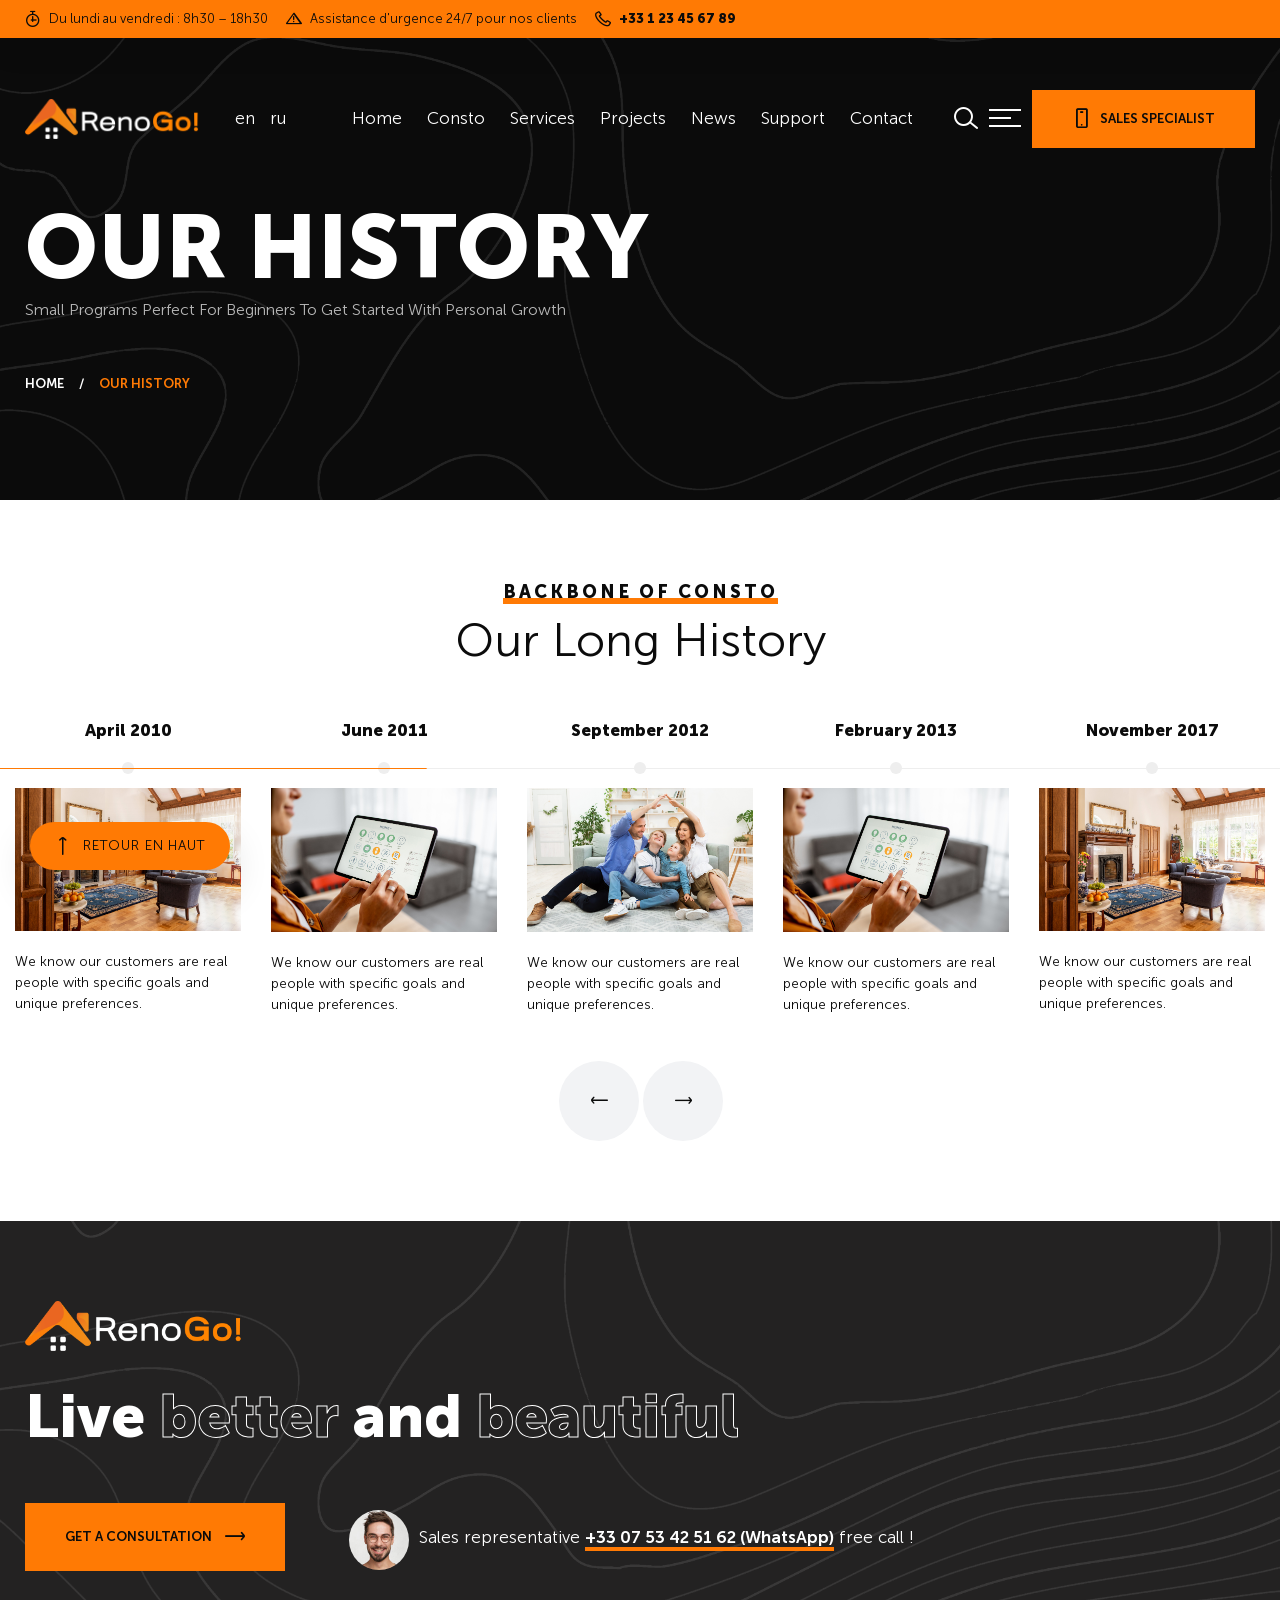
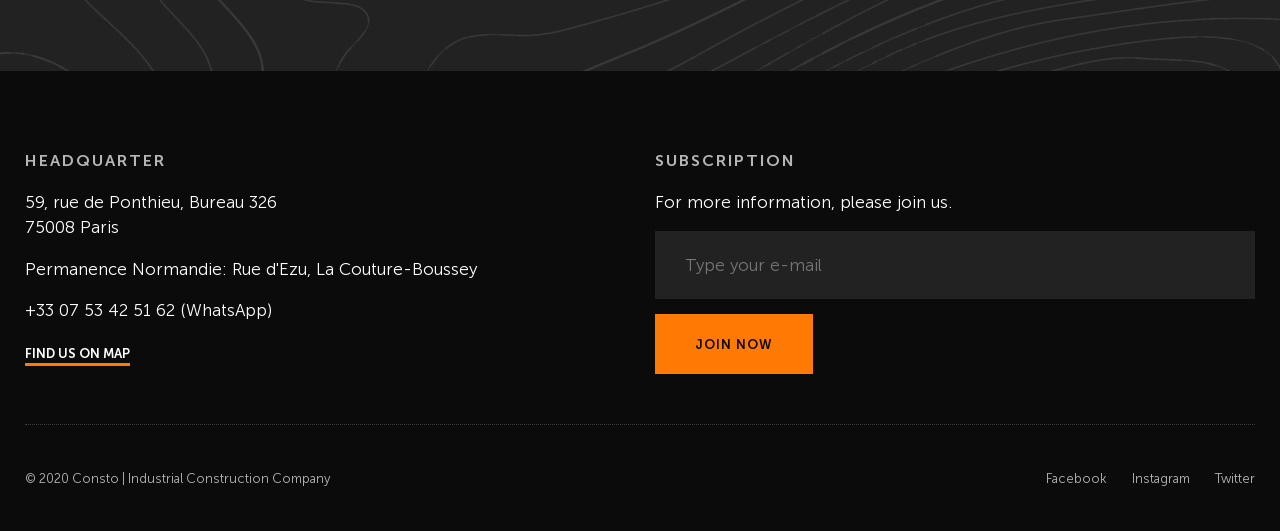
<file: our-history.html>
<!doctype html>
<html lang="en">
<head>
<meta charset="utf-8">
<meta name="viewport" content="width=device-width, initial-scale=1, shrink-to-fit=no">
<meta name="theme-color" content="#feed01"/>
<title>Consto | Industrial Construction Company</title>
<meta name="author" content="Themezinho">
<meta name="description" content="For all kind of construction company website">
<meta name="keywords" content="consto, business, construction, company, industrial, building, projects, corporate, apartments, flat, condo, brick, website, design, animation, transition, themezinho">

<!-- SOCIAL MEDIA META -->
<meta property="og:description" content="Consto | Industrial Construction Company">
<meta property="og:image" content="http://www.themezinho.net/consto/preview.png">
<meta property="og:site_name" content="consto">
<meta property="og:title" content="consto">
<meta property="og:type" content="website">
<meta property="og:url" content="http://www.themezinho.net/consto">

<!-- TWITTER META -->
<meta name="twitter:card" content="summary">
<meta name="twitter:site" content="@consto">
<meta name="twitter:creator" content="@consto">
<meta name="twitter:title" content="consto">
<meta name="twitter:description" content="Consto | Industrial Construction Company">
<meta name="twitter:image" content="http://www.themezinho.net/consto/preview.png">

<!-- FAVICON FILES -->
<link href="ico/apple-touch-icon-144-precomposed.png" rel="apple-touch-icon" sizes="144x144">
<link href="ico/apple-touch-icon-114-precomposed.png" rel="apple-touch-icon" sizes="114x114">
<link href="ico/apple-touch-icon-72-precomposed.png" rel="apple-touch-icon" sizes="72x72">
<link href="ico/apple-touch-icon-57-precomposed.png" rel="apple-touch-icon">
<link href="ico/favicon.png" rel="shortcut icon">

<!-- CSS FILES -->
<link rel="stylesheet" href="css/lineicons.css">
<link rel="stylesheet" href="css/odometer.min.css">
<link rel="stylesheet" href="css/fancybox.min.css">
<link rel="stylesheet" href="css/swiper.min.css">
<link rel="stylesheet" href="css/bootstrap.min.css">
<link rel="stylesheet" href="css/style.css">
</head>
<body>
	<div class="first-transition"></div>
	<!-- end first-transition -->
	<div class="page-transition"></div>
	<!-- end page-transition -->
	<div class="search-box">
		<div class="inner">
		<form>
			<input type="search" placeholder="Tyhe here to search">
			<input type="submit" value="SEARCH">
			</form>
		</div>
	</div>
	<!-- end search-box -->
	<aside class="side-widget">
	<div class="inner">
			<div class="logo"> <a href="index.html"><img src="images/logo.png" alt="Image"></a> </div>
    <!-- end logo -->
		<div class="hide-mobile">
		<p>Extremity direction existence as dashwoods do up. Securing <u>marianne led</u> welcomed offended but offering six raptures. </p>
		<figure class="gallery"><img src="images/slide02.jpg" alt="Image"><img src="images/slide03.jpg" alt="Image"></figure>
		<h6 class="widget-title">ADDRESS</h6>
		<address class="address">
			<p>59, rue de Ponthieu, Bureau 326<br>
75008 Paris</p>
		  <p>+33 07 53 42 51 62 (WhatsApp)</p>
			</address>
		<h6 class="widget-title">FOLLOW US</h6>
		<ul class="social-media">
			<li><a href="#">Facebook</a></li>
			<li><a href="#">Twitter</a></li>
			<li><a href="#">Instagram</a></li>
		</ul>
			</div>
		<!-- end hide-mobile -->
		<div class="show-mobile">
    <div class="languages">
      <ul>
        <li><a href="#">en</a></li>
        <li><a href="#">ru</a></li>
      </ul>
    </div>
    <!-- end languages -->
    <div class="site-menu">
      <ul>
        <li><a href="index.html">Home</a></li>
        <li><a href="#">Consto</a><i class="lni lni-chevron-down-circle"></i>
		  <ul>
				<li><a href="about-company.html">About Company</a></li>
				<li><a href="core-values.html">Core Values</a></li>
				<li><a href="leadership.html">Leadership</a></li>
				<li><a href="our-history.html">Our History</a></li>
				<li><a href="offices.html">Offices</a></li>
				<li><a href="certificates.html">Certificates</a></li>
			</ul>
		  </li>
        <li><a href="services.html">Services</a></li>
        <li><a href="projects.html">Projects</a></li>
        <li><a href="news.html">News</a></li>
        <li><a href="https://renogo.atlassian.net/servicedesk/customer/portal/2">Support</a></li>
        <li><a href="contact.html">Contact</a></li>
      </ul>
    </div>
    <!-- end site-menu -->
			
      <div class="contact-info contact-info--drawer" role="region" aria-label="Informations de contact RenoGo">
        <div class="contact-info__item">
          <i class="lni lni-timer" aria-hidden="true"></i>
          <span>Du lundi au vendredi : 8h30 – 18h30</span>
        </div>
        <div class="contact-info__item">
          <i class="lni lni-warning" aria-hidden="true"></i>
          <span>Assistance d'urgence 24/7 pour nos clients</span>
        </div>
        <a href="tel:+33123456789" class="contact-info__item contact-info__link" aria-label="Appeler RenoGo au +33 1 23 45 67 89">
          <i class="lni lni-phone" aria-hidden="true"></i>
          <span>+33 1 23 45 67 89</span>
        </a>
      </div>
    </div>
		<!-- end show-mobile -->
		<small>© 2020 Consto | Industrial Construction Company</small>
		</div>
		<!-- end inner -->
	</aside>
	<!-- end side-widget -->
<div class="top-bar" role="region" aria-label="Informations de contact RenoGo">
  <div class="container contact-info">
    <div class="contact-info__item">
      <i class="lni lni-timer" aria-hidden="true"></i>
      <span>Du lundi au vendredi : 8h30 – 18h30</span>
    </div>
    <div class="contact-info__item">
      <i class="lni lni-warning" aria-hidden="true"></i>
      <span>Assistance d'urgence 24/7 pour nos clients</span>
    </div>
    <a href="tel:+33123456789" class="contact-info__item contact-info__link" aria-label="Appeler RenoGo au +33 1 23 45 67 89">
      <i class="lni lni-phone" aria-hidden="true"></i>
      <span>+33 1 23 45 67 89</span>
    </a>
  </div>
</div>
<nav class="navbar">
  <div class="container">
    <div class="logo"> <a href="index.html"><img src="images/logo.png" alt="Image"></a> </div>
    <!-- end logo -->
    <div class="languages">
      <ul>
        <li><a href="#">en</a></li>
        <li><a href="#">ru</a></li>
      </ul>
    </div>
    <!-- end languages -->
    <div class="site-menu">
      <ul>
        <li><a href="index.html">Home</a></li>
        <li><a href="#">Consto</a>
		  <ul>
				<li><a href="about-company.html">About Company</a></li>
				<li><a href="core-values.html">Core Values</a></li>
				<li><a href="leadership.html">Leadership</a></li>
				<li><a href="our-history.html">Our History</a></li>
				<li><a href="offices.html">Offices</a></li>
				<li><a href="certificates.html">Certificates</a></li>
			</ul>
		  </li>
        <li><a href="services.html">Services</a></li>
        <li><a href="projects.html">Projects</a></li>
        <li><a href="news.html">News</a></li>
        <li><a href="https://renogo.atlassian.net/servicedesk/customer/portal/2">Support</a></li>
        <li><a href="contact.html">Contact</a></li>
      </ul>
    </div>
    <!-- end site-menu -->
    <div class="search"> <i class="lni lni-search-alt"></i> </div>
    <!-- end search -->
    
     <div class="hamburger">
      <div id="hamburger"> <span></span> <span></span> <span></span> </div>
      <div id="cross"> <span></span> <span></span> </div>
    </div>
    <!-- end hamburger --> 
    <!-- end hamburher --> 
    <a href="https://outlook.office.com/book/RDVRenoGo@renogo.fr/?ismsaljsauthenabled" class="navbar-button" target="_blank" rel="noopener"><i class="lni lni-mobile"></i> <span>SALES SPECIALIST</span></a> </div>
  <!-- end container --> 
</nav>
<!-- end navbar -->
<header class="page-header">
  <div class="container">
    <h1>OUR HISTORY</h1>
	  <h6>Small Programs Perfect For Beginners To Get Started With Personal Growth</h6>
	  <ul>
	  	<li><a href="#">HOME</a></li>
	  	<li>OUR HISTORY</li>
	  </ul>
  </div>
  <!-- end container --> 
</header>
<!-- end page-header -->
<section class="content-section">
  <div class="container">
    <div class="row">
      <div class="col-12">
        <div class="section-title">
          <h6>BACKBONE OF CONSTO</h6>
          <h2>Our Long History</h2>
        </div>
        <!-- end section-title --> 
      </div>
      <!-- end col-12 --> 
    </div>
    <!-- end row -->
  </div>
  <!-- end container --> 
	 <div class="our-history">
    <div class="swiper-wrapper">
      <div class="swiper-slide">
		  <b>April 2010</b>
		  <figure><img src="images/slide01.jpg" alt="Image"></figure>
		  <p>We know our customers are real people with specific goals and unique preferences.</p>
		</div>
		<!-- end swiper-slide -->
      <div class="swiper-slide">
		  <b>June 2011</b>
		  <figure><img src="images/slide02.jpg" alt="Image"></figure>
		  <p>We know our customers are real people with specific goals and unique preferences.</p>
		</div>
		<!-- end swiper-slide -->
		<div class="swiper-slide">
		  <b>September 2012</b>
		  <figure><img src="images/slide03.jpg" alt="Image"></figure>
		  <p>We know our customers are real people with specific goals and unique preferences.</p>
		</div>
		<!-- end swiper-slide -->
		<div class="swiper-slide">
		  <b>February 2013</b>
		  <figure><img src="images/slide02.jpg" alt="Image"></figure>
		  <p>We know our customers are real people with specific goals and unique preferences.</p>
		</div>
		<!-- end swiper-slide -->
		<div class="swiper-slide">
		  <b>November 2017</b>
		  <figure><img src="images/slide01.jpg" alt="Image"></figure>
		  <p>We know our customers are real people with specific goals and unique preferences.</p>
		</div>
		<!-- end swiper-slide -->
		<div class="swiper-slide">
		  <b>November 2018</b>
		  <figure><img src="images/slide02.jpg" alt="Image"></figure>
		  <p>We know our customers are real people with specific goals and unique preferences.</p>
		</div>
		<!-- end swiper-slide -->
		<div class="swiper-slide">
		  <b>March 2020</b>
		  <figure><img src="images/slide01.jpg" alt="Image"></figure>
		  <p>We know our customers are real people with specific goals and unique preferences.</p>
		</div>
		<!-- end swiper-slide -->
    </div>
    <!-- end swiper-wrapper -->
     <div class="swiper-pagination"></div>
        <!-- end swiper-pagination -->
    <div class="controls">
        <div class="button-prev"><i class="lni lni-arrow-left"></i></div>
        <!-- end button-prev -->
        <div class="button-next"><i class="lni lni-arrow-right"></i></div>
        <!-- end button-next --> 
      </div>
      <!-- end controls --> 
  </div>
	<!-- end our-history -->
	
	
</section>
<!-- end content-section -->
 <section class="footer-bar">
	  <div class="container">
    <div class="row">
      <div class="col-12">
		  
          <figure class="logo"> <img src="images/logo.png" alt="Image"> </figure>
          <h2>Live <b>better</b> and <b>beautiful</b></h2>
          <a href="#" class="button">GET A CONSULTATION <i class="lni lni-arrow-right"></i></a> 
		  <div class="sales-representive">
		  	<figure>
			  	<img src="images/author01.jpg" alt="Image">
			  </figure>Sales representative
			  
			  <b>+33 07 53 42 51 62 (WhatsApp)</b> free call !
		  </div>
		  <!-- end sales-representive -->
		</div>
		<!-- end col-12  -->
    </div>
    <!-- end row --> 
  </div>
  <!-- end container --> 
		
		</section>
        <!-- end footer-bar --> 
	
<footer class="footer">
  <div class="container">
    <div class="row">
      <div class="col-lg-6 col-md-6">
        <h6 class="widget-title">HEADQUARTER</h6>
        <address><p>59, rue de Ponthieu, Bureau 326<br>
75008 Paris</p>
                  <p>Permanence Normandie: Rue d'Ezu, La Couture-Boussey</p>
                  <p>+33 07 53 42 51 62 (WhatsApp)</p>
                        <a href="https://www.google.com/maps/search/?api=1&query=59+rue+de+Ponthieu+Bureau+326+75008+Paris" data-fancybox data-width="640" data-height="360">FIND US ON MAP</a>
                        </address>
      </div>
      <!-- end col-6 -->
                <div class="col-lg-6">
        <h6 class="widget-title">SUBSCRIPTION</h6>
       <p>For more information, please join us.</p>
                        <form>
                        <input type="email" placeholder="Type your e-mail">
                                <input type="submit" value="JOIN NOW">
                        </form>
      </div>
      <!-- end col-6 -->
		<div class="col-12">
			<div class="footer-bottom">
				<span>© 2020 Consto | Industrial Construction Company</span>
				<ul>
				<li><a href="#">Facebook</a></li>
				<li><a href="#">Instagram</a></li>
				<li><a href="#">Twitter</a></li>
				</ul>
			</div>
			<!-- end footer-bottom -->
		</div>
		<!-- end col-12  -->
    </div>
    <!-- end row --> 
  </div>
  <!-- end container --> 
        <a href="#" class="scroll-top" aria-label="Retour en haut de la page"><i class="lni lni-arrow-up"></i>
        <small>Retour en haut</small>
        </a>
	<!-- end scroll-top -->
</footer>
<!-- end footer --> 
	<div id="sales-specialist-form">
		<form>
			<div class="form-group">
			<span>Full Name</span>
				<input type="text">
			</div>
			<!-- end form-group -->
			<div class="form-group">
			<span>Phone Number</span>
				<input type="text">
			</div>
			<!-- end form-group -->
			<div class="form-group">
			<span>Current E-mail</span>
				<input type="email">
			</div>
			<!-- end form-group -->
			<div class="form-group">
				<input type="submit" value="REQUEST A CALL">
			</div>
			<!-- end form-group -->
		</form>
	</div>		 
	<!-- end sales-specialist-form -->

<!-- JS FILES --> 
<script src="js/jquery.min.js"></script> 
<script src="js/bootstrap.min.js"></script> 
<script src="js/swiper.min.js"></script> 
<script src="js/fancybox.min.js"></script> 
<script src="js/odometer.min.js"></script> 
<script src="js/isotope.min.js"></script> 
<script src="js/scripts.js"></script>
</body>
</html>
</file>
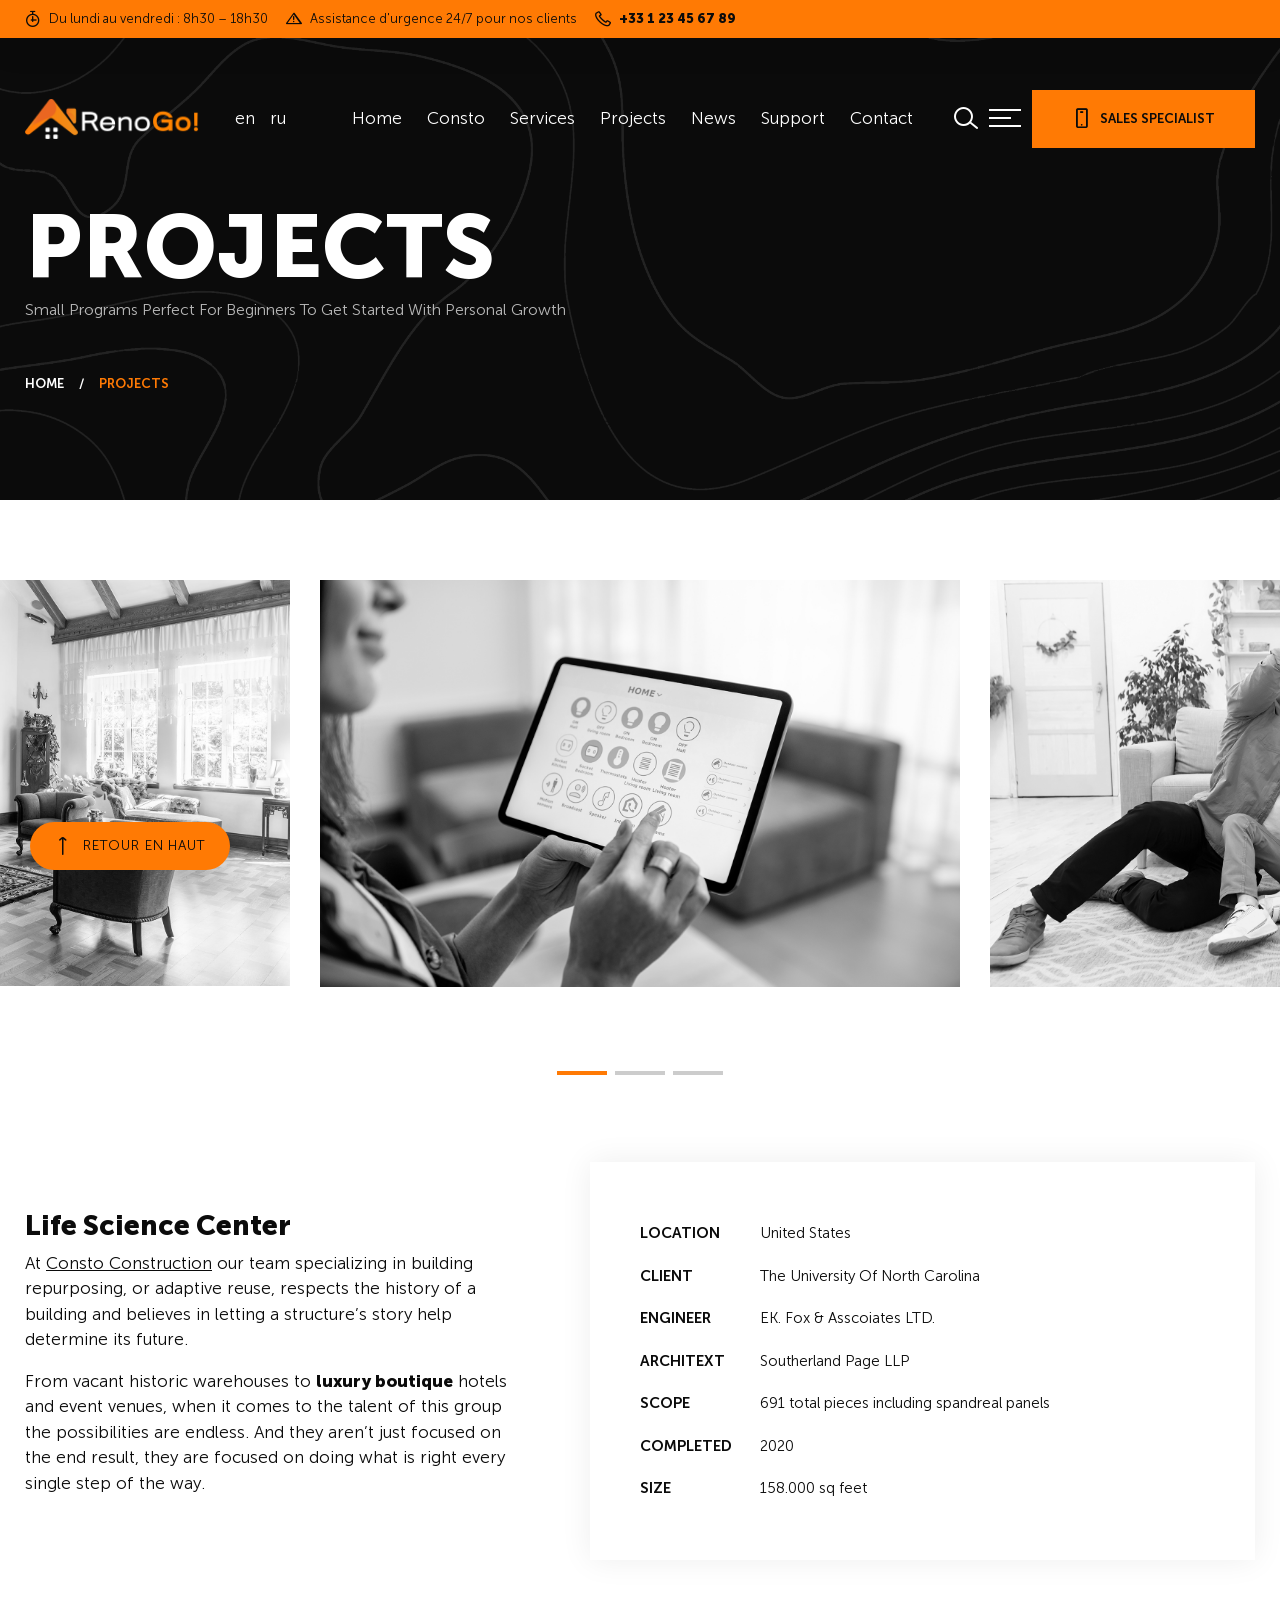
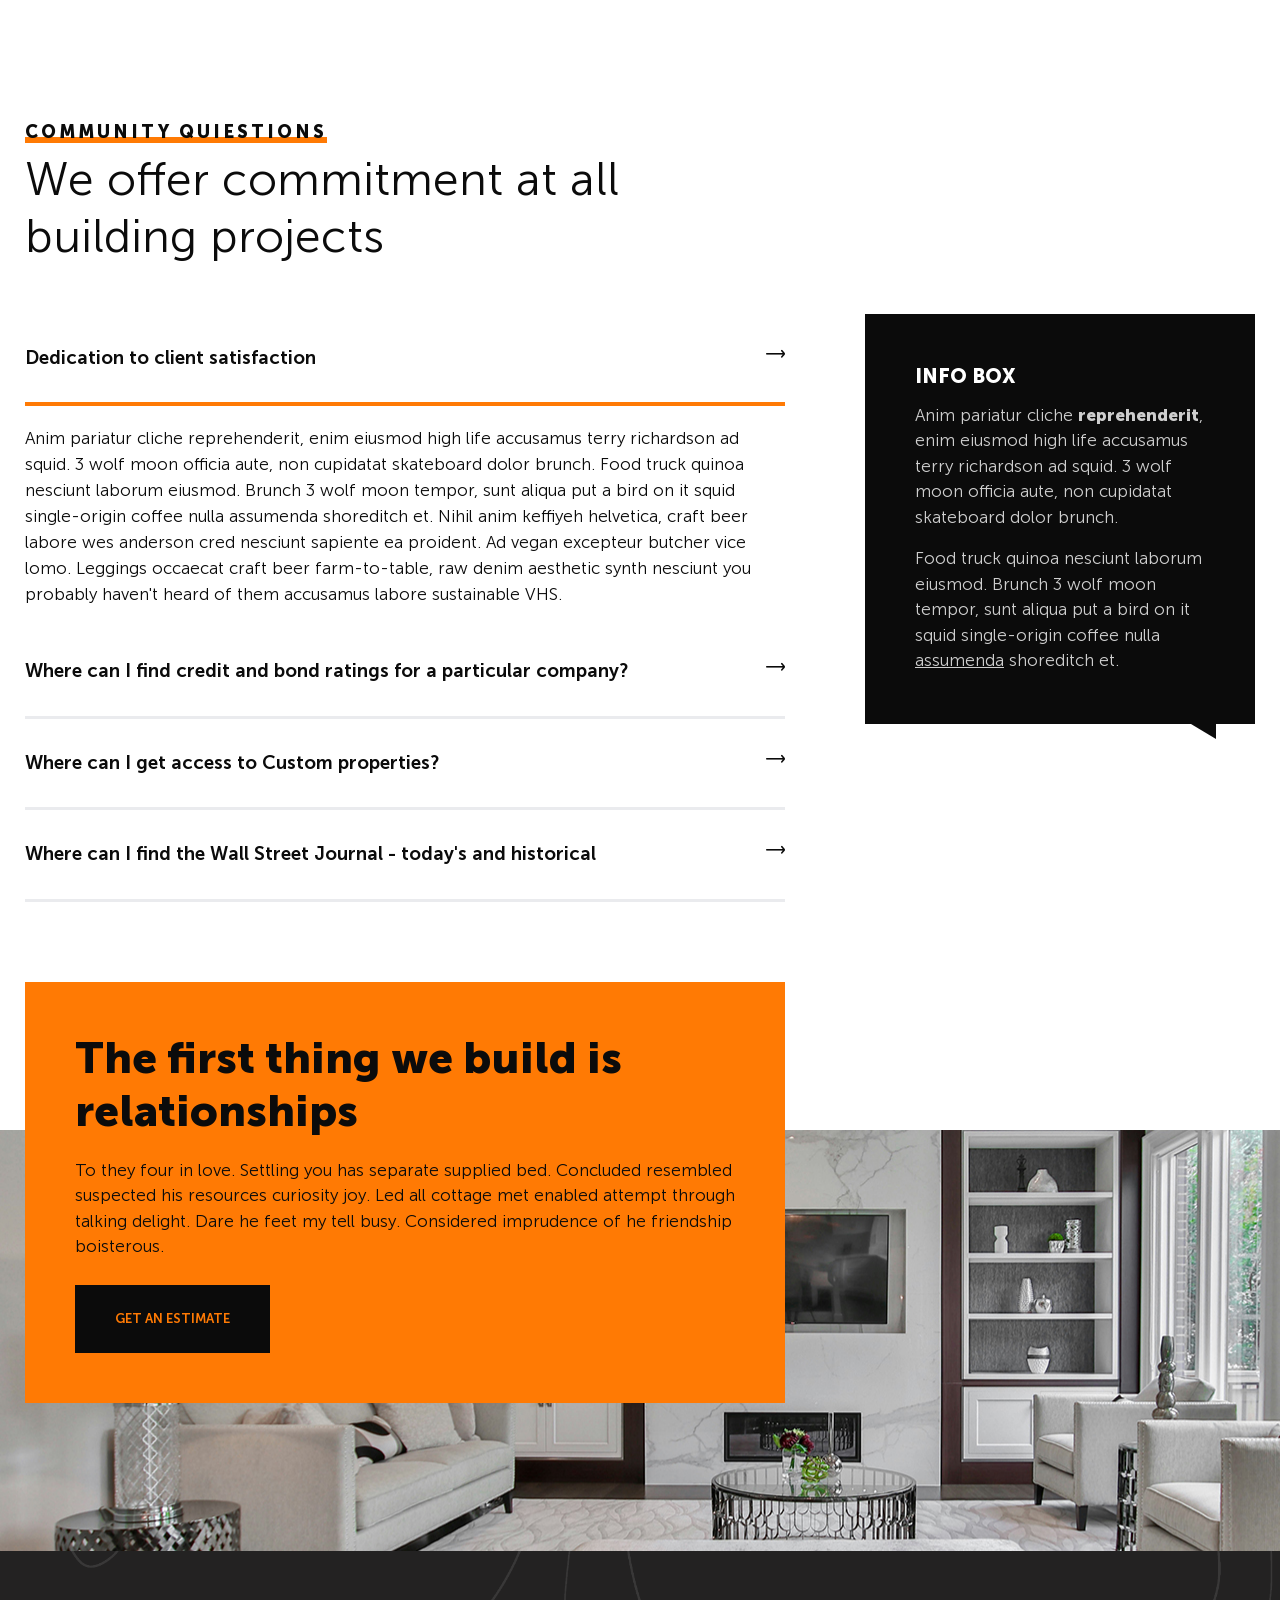
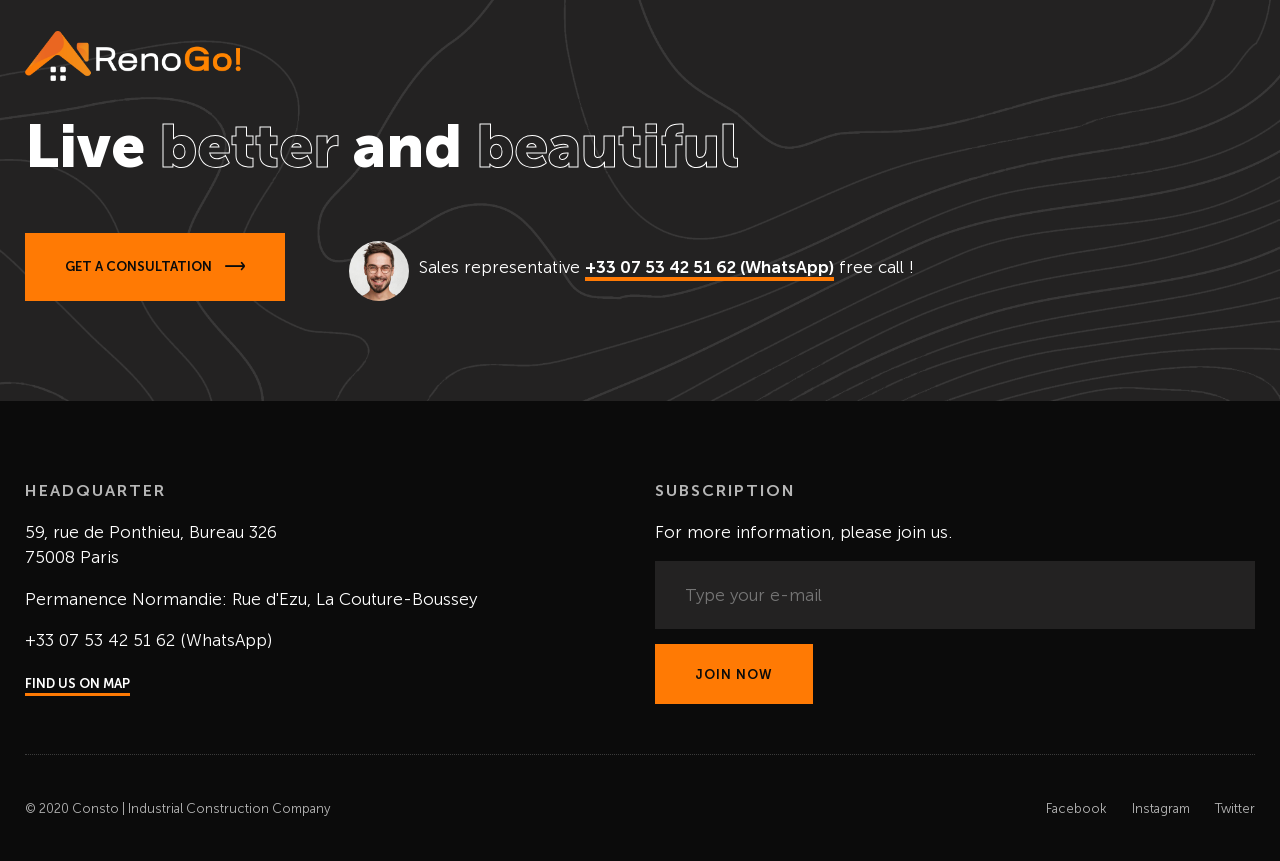
<file: project-single.html>
<!doctype html>
<html lang="en">
<head>
<meta charset="utf-8">
<meta name="viewport" content="width=device-width, initial-scale=1, shrink-to-fit=no">
<meta name="theme-color" content="#feed01"/>
<title>Consto | Industrial Construction Company</title>
<meta name="author" content="Themezinho">
<meta name="description" content="For all kind of construction company website">
<meta name="keywords" content="consto, business, construction, company, industrial, building, projects, corporate, apartments, flat, condo, brick, website, design, animation, transition, themezinho">

<!-- SOCIAL MEDIA META -->
<meta property="og:description" content="Consto | Industrial Construction Company">
<meta property="og:image" content="http://www.themezinho.net/consto/preview.png">
<meta property="og:site_name" content="consto">
<meta property="og:title" content="consto">
<meta property="og:type" content="website">
<meta property="og:url" content="http://www.themezinho.net/consto">

<!-- TWITTER META -->
<meta name="twitter:card" content="summary">
<meta name="twitter:site" content="@consto">
<meta name="twitter:creator" content="@consto">
<meta name="twitter:title" content="consto">
<meta name="twitter:description" content="Consto | Industrial Construction Company">
<meta name="twitter:image" content="http://www.themezinho.net/consto/preview.png">

<!-- FAVICON FILES -->
<link href="ico/apple-touch-icon-144-precomposed.png" rel="apple-touch-icon" sizes="144x144">
<link href="ico/apple-touch-icon-114-precomposed.png" rel="apple-touch-icon" sizes="114x114">
<link href="ico/apple-touch-icon-72-precomposed.png" rel="apple-touch-icon" sizes="72x72">
<link href="ico/apple-touch-icon-57-precomposed.png" rel="apple-touch-icon">
<link href="ico/favicon.png" rel="shortcut icon">

<!-- CSS FILES -->
<link rel="stylesheet" href="css/lineicons.css">
<link rel="stylesheet" href="css/odometer.min.css">
<link rel="stylesheet" href="css/fancybox.min.css">
<link rel="stylesheet" href="css/swiper.min.css">
<link rel="stylesheet" href="css/bootstrap.min.css">
<link rel="stylesheet" href="css/style.css">
</head>
<body>
	<div class="first-transition"></div>
	<!-- end first-transition -->
	<div class="page-transition"></div>
	<!-- end page-transition -->
	<div class="search-box">
		<div class="inner">
		<form>
			<input type="search" placeholder="Tyhe here to search">
			<input type="submit" value="SEARCH">
			</form>
		</div>
	</div>
	<!-- end search-box -->
	<aside class="side-widget">
	<div class="inner">
			<div class="logo"> <a href="index.html"><img src="images/logo.png" alt="Image"></a> </div>
    <!-- end logo -->
		<div class="hide-mobile">
		<p>Extremity direction existence as dashwoods do up. Securing <u>marianne led</u> welcomed offended but offering six raptures. </p>
		<figure class="gallery"><img src="images/slide02.jpg" alt="Image"><img src="images/slide03.jpg" alt="Image"></figure>
		<h6 class="widget-title">ADDRESS</h6>
		<address class="address">
			<p>59, rue de Ponthieu, Bureau 326<br>
75008 Paris</p>
		  <p>+33 07 53 42 51 62 (WhatsApp)</p>
			</address>
		<h6 class="widget-title">FOLLOW US</h6>
		<ul class="social-media">
			<li><a href="#">Facebook</a></li>
			<li><a href="#">Twitter</a></li>
			<li><a href="#">Instagram</a></li>
		</ul>
			</div>
		<!-- end hide-mobile -->
		<div class="show-mobile">
    <div class="languages">
      <ul>
        <li><a href="#">en</a></li>
        <li><a href="#">ru</a></li>
      </ul>
    </div>
    <!-- end languages -->
    <div class="site-menu">
      <ul>
        <li><a href="index.html">Home</a></li>
        <li><a href="#">Consto</a><i class="lni lni-chevron-down-circle"></i>
		  <ul>
				<li><a href="about-company.html">About Company</a></li>
				<li><a href="core-values.html">Core Values</a></li>
				<li><a href="leadership.html">Leadership</a></li>
				<li><a href="our-history.html">Our History</a></li>
				<li><a href="offices.html">Offices</a></li>
				<li><a href="certificates.html">Certificates</a></li>
			</ul>
		  </li>
        <li><a href="services.html">Services</a></li>
        <li><a href="projects.html">Projects</a></li>
        <li><a href="news.html">News</a></li>
        <li><a href="https://renogo.atlassian.net/servicedesk/customer/portal/2">Support</a></li>
        <li><a href="contact.html">Contact</a></li>
      </ul>
    </div>
    <!-- end site-menu -->
			
      <div class="contact-info contact-info--drawer" role="region" aria-label="Informations de contact RenoGo">
        <div class="contact-info__item">
          <i class="lni lni-timer" aria-hidden="true"></i>
          <span>Du lundi au vendredi : 8h30 – 18h30</span>
        </div>
        <div class="contact-info__item">
          <i class="lni lni-warning" aria-hidden="true"></i>
          <span>Assistance d'urgence 24/7 pour nos clients</span>
        </div>
        <a href="tel:+33123456789" class="contact-info__item contact-info__link" aria-label="Appeler RenoGo au +33 1 23 45 67 89">
          <i class="lni lni-phone" aria-hidden="true"></i>
          <span>+33 1 23 45 67 89</span>
        </a>
      </div>
    </div>
		<!-- end show-mobile -->
		<small>© 2020 Consto | Industrial Construction Company</small>
		</div>
		<!-- end inner -->
	</aside>
	<!-- end side-widget -->
<div class="top-bar" role="region" aria-label="Informations de contact RenoGo">
  <div class="container contact-info">
    <div class="contact-info__item">
      <i class="lni lni-timer" aria-hidden="true"></i>
      <span>Du lundi au vendredi : 8h30 – 18h30</span>
    </div>
    <div class="contact-info__item">
      <i class="lni lni-warning" aria-hidden="true"></i>
      <span>Assistance d'urgence 24/7 pour nos clients</span>
    </div>
    <a href="tel:+33123456789" class="contact-info__item contact-info__link" aria-label="Appeler RenoGo au +33 1 23 45 67 89">
      <i class="lni lni-phone" aria-hidden="true"></i>
      <span>+33 1 23 45 67 89</span>
    </a>
  </div>
</div>
<nav class="navbar">
  <div class="container">
    <div class="logo"> <a href="index.html"><img src="images/logo.png" alt="Image"></a> </div>
    <!-- end logo -->
    <div class="languages">
      <ul>
        <li><a href="#">en</a></li>
        <li><a href="#">ru</a></li>
      </ul>
    </div>
    <!-- end languages -->
    <div class="site-menu">
      <ul>
        <li><a href="index.html">Home</a></li>
        <li><a href="#">Consto</a>
		  <ul>
				<li><a href="about-company.html">About Company</a></li>
				<li><a href="core-values.html">Core Values</a></li>
				<li><a href="leadership.html">Leadership</a></li>
				<li><a href="our-history.html">Our History</a></li>
				<li><a href="offices.html">Offices</a></li>
				<li><a href="certificates.html">Certificates</a></li>
			</ul>
		  </li>
        <li><a href="services.html">Services</a></li>
        <li><a href="projects.html">Projects</a></li>
        <li><a href="news.html">News</a></li>
        <li><a href="https://renogo.atlassian.net/servicedesk/customer/portal/2">Support</a></li>
        <li><a href="contact.html">Contact</a></li>
      </ul>
    </div>
    <!-- end site-menu -->
    <div class="search"> <i class="lni lni-search-alt"></i> </div>
    <!-- end search -->
    
     <div class="hamburger">
      <div id="hamburger"> <span></span> <span></span> <span></span> </div>
      <div id="cross"> <span></span> <span></span> </div>
    </div>
    <!-- end hamburger --> 
    <!-- end hamburher --> 
    <a href="https://outlook.office.com/book/RDVRenoGo@renogo.fr/?ismsaljsauthenabled" class="navbar-button" target="_blank" rel="noopener"><i class="lni lni-mobile"></i> <span>SALES SPECIALIST</span></a> </div>
  <!-- end container --> 
</nav>
<!-- end navbar -->
<header class="page-header">
  <div class="container">
    <h1>PROJECTS</h1>
	  <h6>Small Programs Perfect For Beginners To Get Started With Personal Growth</h6>
	  <ul>
	  	<li><a href="#">HOME</a></li>
	  	<li>PROJECTS</li>
	  </ul>
  </div>
  <!-- end container --> 
</header>
<!-- end page-header -->
<section class="content-section no-bottom-spacing">
	 <div class="swiper-container project-slider">
    <div class="swiper-wrapper">
      <div class="swiper-slide">
        <figure class="project-box"> <a href="#"><img src="images/slide02.jpg" alt="Image"></a>
          
        </figure>
      </div>
      <!-- end swiper-slide -->
      <div class="swiper-slide">
        <figure class="project-box"> <a href="#"><img src="images/slide03.jpg" alt="Image"></a>
          
        </figure>
      </div>
      <!-- end swiper-slide -->
      <div class="swiper-slide">
        <figure class="project-box"> <a href="#"><img src="images/slide01.jpg" alt="Image"></a>
          
        </figure>
      </div>
      <!-- end swiper-slide --> 
    </div>
    <!-- Add Pagination -->
    <div class="swiper-pagination"></div>
  </div>
  <!-- end project-slider --> 
</section>
<!-- end content-section -->
	<section class="content-section">
	<div class="container">
    <div class="row align-items-center">
	  <div class="col-lg-5">
		  <h3><strong>Life Science Center</strong></h3>
			<p>At <u>Consto Construction</u> our team specializing in building repurposing, or adaptive reuse, respects the history of a building and believes in letting a structure’s story help determine its future. </p>
			<p>From vacant historic warehouses to <strong>luxury boutique</strong> hotels and event venues, when it comes to the talent of this group the possibilities are endless. And they aren’t just focused on the end result, they are focused on doing what is right every single step of the way.</p>
		</div>
		<!-- end col-5 -->
		<div class="col-lg-7">
			<div class="project-specifications">
				<table width="100%" cellpadding="0" cellspacing="0">
					<tr>
						<td>LOCATION</td>
						<td>United States</td>
					</tr>
					<tr>
						<td>CLIENT</td>
						<td>The University Of North Carolina</td>
					</tr>
					<tr>
						<td>ENGINEER</td>
						<td>EK. Fox & Asscoiates LTD.</td>
					</tr>
					<tr>
						<td>ARCHITEXT</td>
						<td>Southerland Page LLP</td>
					</tr>
					<tr>
						<td>SCOPE</td>
						<td>691 total pieces including spandreal panels</td>
					</tr>
					<tr>
						<td>COMPLETED</td>
						<td>2020</td>
					</tr>
					<tr>
						<td>SIZE </td>
						<td>158.000 sq feet</td>
					</tr>
				</table>
			</div>
			<!-- end project-specifications -->
		</div>
		<!-- end col-7 -->
	  </div>
    <!-- end row --> 
  </div>
  <!-- end container --> 
	</section>
<!-- end content-section -->
	<section class="content-section">
  <div class="container">
    <div class="row">
      <div class="col-12">
        <div class="section-title text-left">
          <h6>COMMUNITY QUIESTIONS</h6>
          <h2>We offer commitment at all <br>building projects</h2>
        </div>
        <!-- end section-title --> 
      </div>
      <!-- end col-12 -->
		<div class="col-lg-8">
			<div class="accordion" id="accordion" role="tablist">
            <div class="card">
              <div class="card-header" role="tab" id="headingOne"> <a data-toggle="collapse" href="#collapseOne" aria-expanded="true" aria-controls="collapseOne">Dedication to client satisfaction <i class="lni lni-arrow-right"></i></a> </div>
              <div id="collapseOne" class="collapse show" role="tabpanel" aria-labelledby="headingOne" data-parent="#accordion">
                <div class="card-body"> Anim pariatur cliche reprehenderit, enim eiusmod high life accusamus terry richardson ad squid. 3 wolf moon officia aute, non cupidatat skateboard dolor brunch. Food truck quinoa nesciunt laborum eiusmod. Brunch 3 wolf moon tempor, sunt aliqua put a bird on it squid single-origin coffee nulla assumenda shoreditch et. Nihil anim keffiyeh helvetica, craft beer labore wes anderson cred nesciunt sapiente ea proident. Ad vegan excepteur butcher vice lomo. Leggings occaecat craft beer farm-to-table, raw denim aesthetic synth nesciunt you probably haven't heard of them accusamus labore sustainable VHS. </div>
                <!-- end card-body --> 
              </div>
              <!-- end collapse --> 
            </div>
            <!-- end card -->
            <div class="card">
              <div class="card-header" role="tab" id="headingTwo"> <a class="collapsed" data-toggle="collapse" href="#collapseTwo" aria-expanded="false" aria-controls="collapseTwo"> Where can I find credit and bond ratings for a particular company? <i class="lni lni-arrow-right"></i></a> </div>
              <div id="collapseTwo" class="collapse" role="tabpanel" aria-labelledby="headingTwo" data-parent="#accordion">
                <div class="card-body"> Anim pariatur cliche reprehenderit, enim eiusmod high life accusamus terry richardson ad squid. 3 wolf moon officia aute, non cupidatat skateboard dolor brunch. Food truck quinoa nesciunt laborum eiusmod. Brunch 3 wolf moon tempor, sunt aliqua put a bird on it squid single-origin coffee nulla assumenda shoreditch et. Nihil anim keffiyeh helvetica, craft beer labore wes anderson cred nesciunt sapiente ea proident. Ad vegan excepteur butcher vice lomo. Leggings occaecat craft beer farm-to-table, raw denim aesthetic synth nesciunt you probably haven't heard of them accusamus labore sustainable VHS. </div>
                <!-- end card-body --> 
              </div>
              <!-- end collapse --> 
            </div>
            <!-- end card -->
            <div class="card">
              <div class="card-header" role="tab" id="headingThree"> <a class="collapsed" data-toggle="collapse" href="#collapseThree" aria-expanded="false" aria-controls="collapseThree"> Where can I get access to Custom properties? <i class="lni lni-arrow-right"></i></a> </div>
              <div id="collapseThree" class="collapse" role="tabpanel" aria-labelledby="headingThree" data-parent="#accordion">
                <div class="card-body"> Anim pariatur cliche reprehenderit, enim eiusmod high life accusamus terry richardson ad squid. 3 wolf moon officia aute, non cupidatat skateboard dolor brunch. Food truck quinoa nesciunt laborum eiusmod. Brunch 3 wolf moon tempor, sunt aliqua put a bird on it squid single-origin coffee nulla assumenda shoreditch et. Nihil anim keffiyeh helvetica, craft beer labore wes anderson cred nesciunt sapiente ea proident. Ad vegan excepteur butcher vice lomo. Leggings occaecat craft beer farm-to-table, raw denim aesthetic synth nesciunt you probably haven't heard of them accusamus labore sustainable VHS. </div>
                <!-- end card-body --> 
              </div>
              <!-- end collapse --> 
            </div>
            <!-- end card --> 
            <div class="card">
              <div class="card-header" role="tab" id="headingFour"> <a class="collapsed" data-toggle="collapse" href="#collapseFour" aria-expanded="false" aria-controls="collapseFour"> Where can I find the Wall Street Journal - today's and historical <i class="lni lni-arrow-right"></i></a> </div>
              <div id="collapseFour" class="collapse" role="tabpanel" aria-labelledby="headingFour" data-parent="#accordion">
                <div class="card-body"> Anim pariatur cliche reprehenderit, enim eiusmod high life accusamus terry richardson ad squid. 3 wolf moon officia aute, non cupidatat skateboard dolor brunch. Food truck quinoa nesciunt laborum eiusmod. Brunch 3 wolf moon tempor, sunt aliqua put a bird on it squid single-origin coffee nulla assumenda shoreditch et. Nihil anim keffiyeh helvetica, craft beer labore wes anderson cred nesciunt sapiente ea proident. Ad vegan excepteur butcher vice lomo. Leggings occaecat craft beer farm-to-table, raw denim aesthetic synth nesciunt you probably haven't heard of them accusamus labore sustainable VHS. </div>
                <!-- end card-body --> 
              </div>
              <!-- end collapse --> 
            </div>
            <!-- end card --> 
          </div>
          <!-- end accordion -->
		</div>
		<!-- end col-8 -->
		<div class="col-lg-4">
		<div class="info-box-dark">
			<h6>INFO BOX</h6>
			<p>Anim pariatur cliche <strong>reprehenderit</strong>, enim eiusmod high life accusamus terry richardson ad squid. 3 wolf moon officia aute, non cupidatat skateboard dolor brunch. </p>
			<p>Food truck quinoa nesciunt laborum eiusmod. Brunch 3 wolf moon tempor, sunt aliqua put a bird on it squid single-origin coffee nulla <u>assumenda</u> shoreditch et. </p>
			</div>
			<!-- end info-box-dark -->
		</div>
		<!-- end col-4 -->
    </div>
    <!-- end row --> 
  </div>
  <!-- end container --> 
</section>
<!-- end content-section -->	
	<section class="content-section no-spacing white-space-top" data-background="images/section-bg02.jpg">
		<div class="container">
			<div class="row">
				<div class="col-lg-8">
				<div class="cta-box-yellow">
					<h4>The first thing we build is relationships</h4>
					<p>To they four in love. Settling you has separate supplied bed. Concluded resembled suspected his resources curiosity joy. Led all cottage met enabled attempt through talking delight. Dare he feet my tell busy. Considered imprudence of he friendship boisterous.</p>
					<a href="#" class="button">GET AN ESTIMATE</a>
					</div>
					<!-- end cta-box-yellow -->
				</div>
				<!-- end col-8 -->
			</div>
			<!-- end row -->
		</div>
		<!-- end container -->
	</section>
<!-- end content-section -->
 <section class="footer-bar">
	  <div class="container">
    <div class="row">
      <div class="col-12">
		  
          <figure class="logo"> <img src="images/logo.png" alt="Image"> </figure>
          <h2>Live <b>better</b> and <b>beautiful</b></h2>
          <a href="#" class="button">GET A CONSULTATION <i class="lni lni-arrow-right"></i></a> 
		  <div class="sales-representive">
		  	<figure>
			  	<img src="images/author01.jpg" alt="Image">
			  </figure>Sales representative
			  
			  <b>+33 07 53 42 51 62 (WhatsApp)</b> free call !
		  </div>
		  <!-- end sales-representive -->
		</div>
		<!-- end col-12  -->
    </div>
    <!-- end row --> 
  </div>
  <!-- end container --> 
		
		</section>
        <!-- end footer-bar --> 
	
<footer class="footer">
  <div class="container">
    <div class="row">
      <div class="col-lg-6 col-md-6">
        <h6 class="widget-title">HEADQUARTER</h6>
        <address><p>59, rue de Ponthieu, Bureau 326<br>
75008 Paris</p>
                  <p>Permanence Normandie: Rue d'Ezu, La Couture-Boussey</p>
                  <p>+33 07 53 42 51 62 (WhatsApp)</p>
                        <a href="https://www.google.com/maps/search/?api=1&query=59+rue+de+Ponthieu+Bureau+326+75008+Paris" data-fancybox data-width="640" data-height="360">FIND US ON MAP</a>
                        </address>
      </div>
      <!-- end col-6 -->
                <div class="col-lg-6">
        <h6 class="widget-title">SUBSCRIPTION</h6>
       <p>For more information, please join us.</p>
                        <form>
                        <input type="email" placeholder="Type your e-mail">
                                <input type="submit" value="JOIN NOW">
                        </form>
      </div>
      <!-- end col-6 -->
		<div class="col-12">
			<div class="footer-bottom">
				<span>© 2020 Consto | Industrial Construction Company</span>
				<ul>
				<li><a href="#">Facebook</a></li>
				<li><a href="#">Instagram</a></li>
				<li><a href="#">Twitter</a></li>
				</ul>
			</div>
			<!-- end footer-bottom -->
		</div>
		<!-- end col-12  -->
    </div>
    <!-- end row --> 
  </div>
  <!-- end container --> 
        <a href="#" class="scroll-top" aria-label="Retour en haut de la page"><i class="lni lni-arrow-up"></i>
        <small>Retour en haut</small>
        </a>
	<!-- end scroll-top -->
</footer>
<!-- end footer --> 
	<div id="sales-specialist-form">
		<form>
			<div class="form-group">
			<span>Full Name</span>
				<input type="text">
			</div>
			<!-- end form-group -->
			<div class="form-group">
			<span>Phone Number</span>
				<input type="text">
			</div>
			<!-- end form-group -->
			<div class="form-group">
			<span>Current E-mail</span>
				<input type="email">
			</div>
			<!-- end form-group -->
			<div class="form-group">
				<input type="submit" value="REQUEST A CALL">
			</div>
			<!-- end form-group -->
		</form>
	</div>		 
	<!-- end sales-specialist-form -->

<!-- JS FILES --> 
<script src="js/jquery.min.js"></script> 
<script src="js/bootstrap.min.js"></script> 
<script src="js/swiper.min.js"></script> 
<script src="js/fancybox.min.js"></script> 
<script src="js/odometer.min.js"></script> 
<script src="js/isotope.min.js"></script> 
<script src="js/scripts.js"></script>
</body>
</html>
</file>
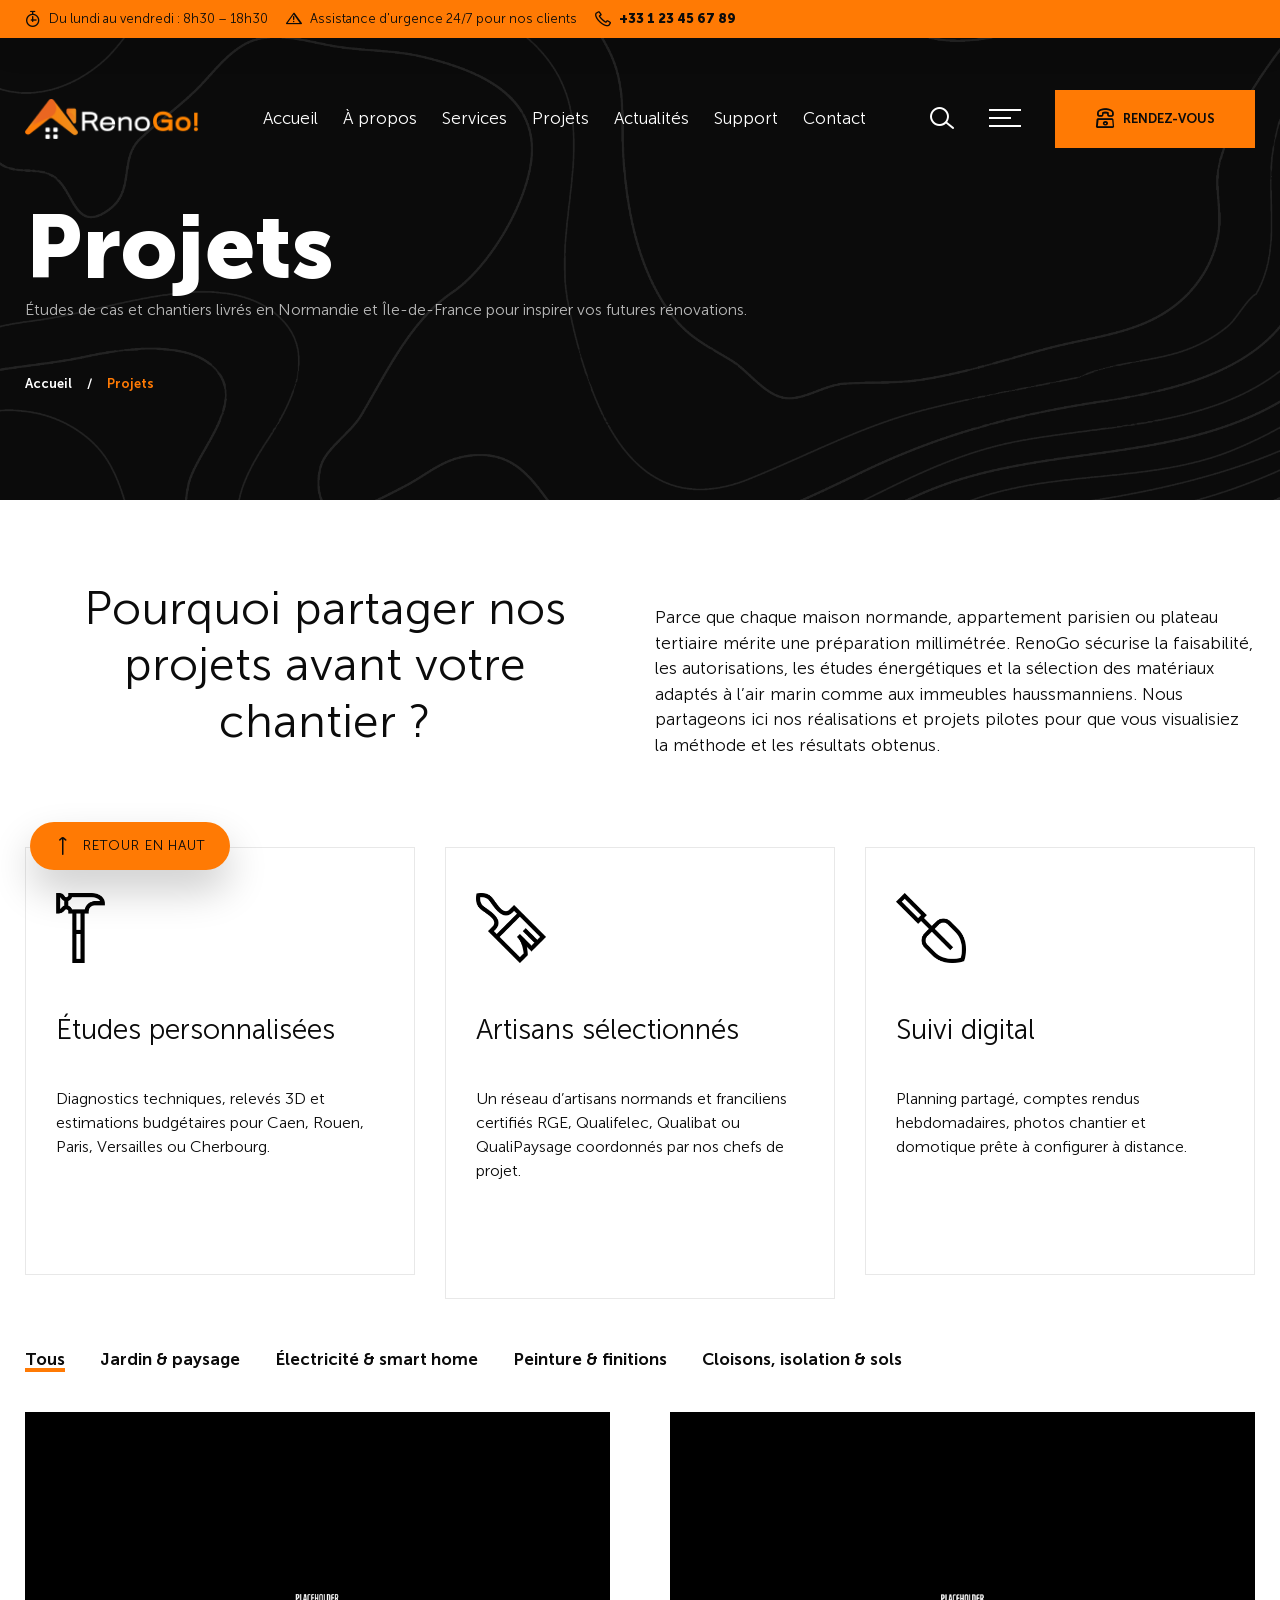
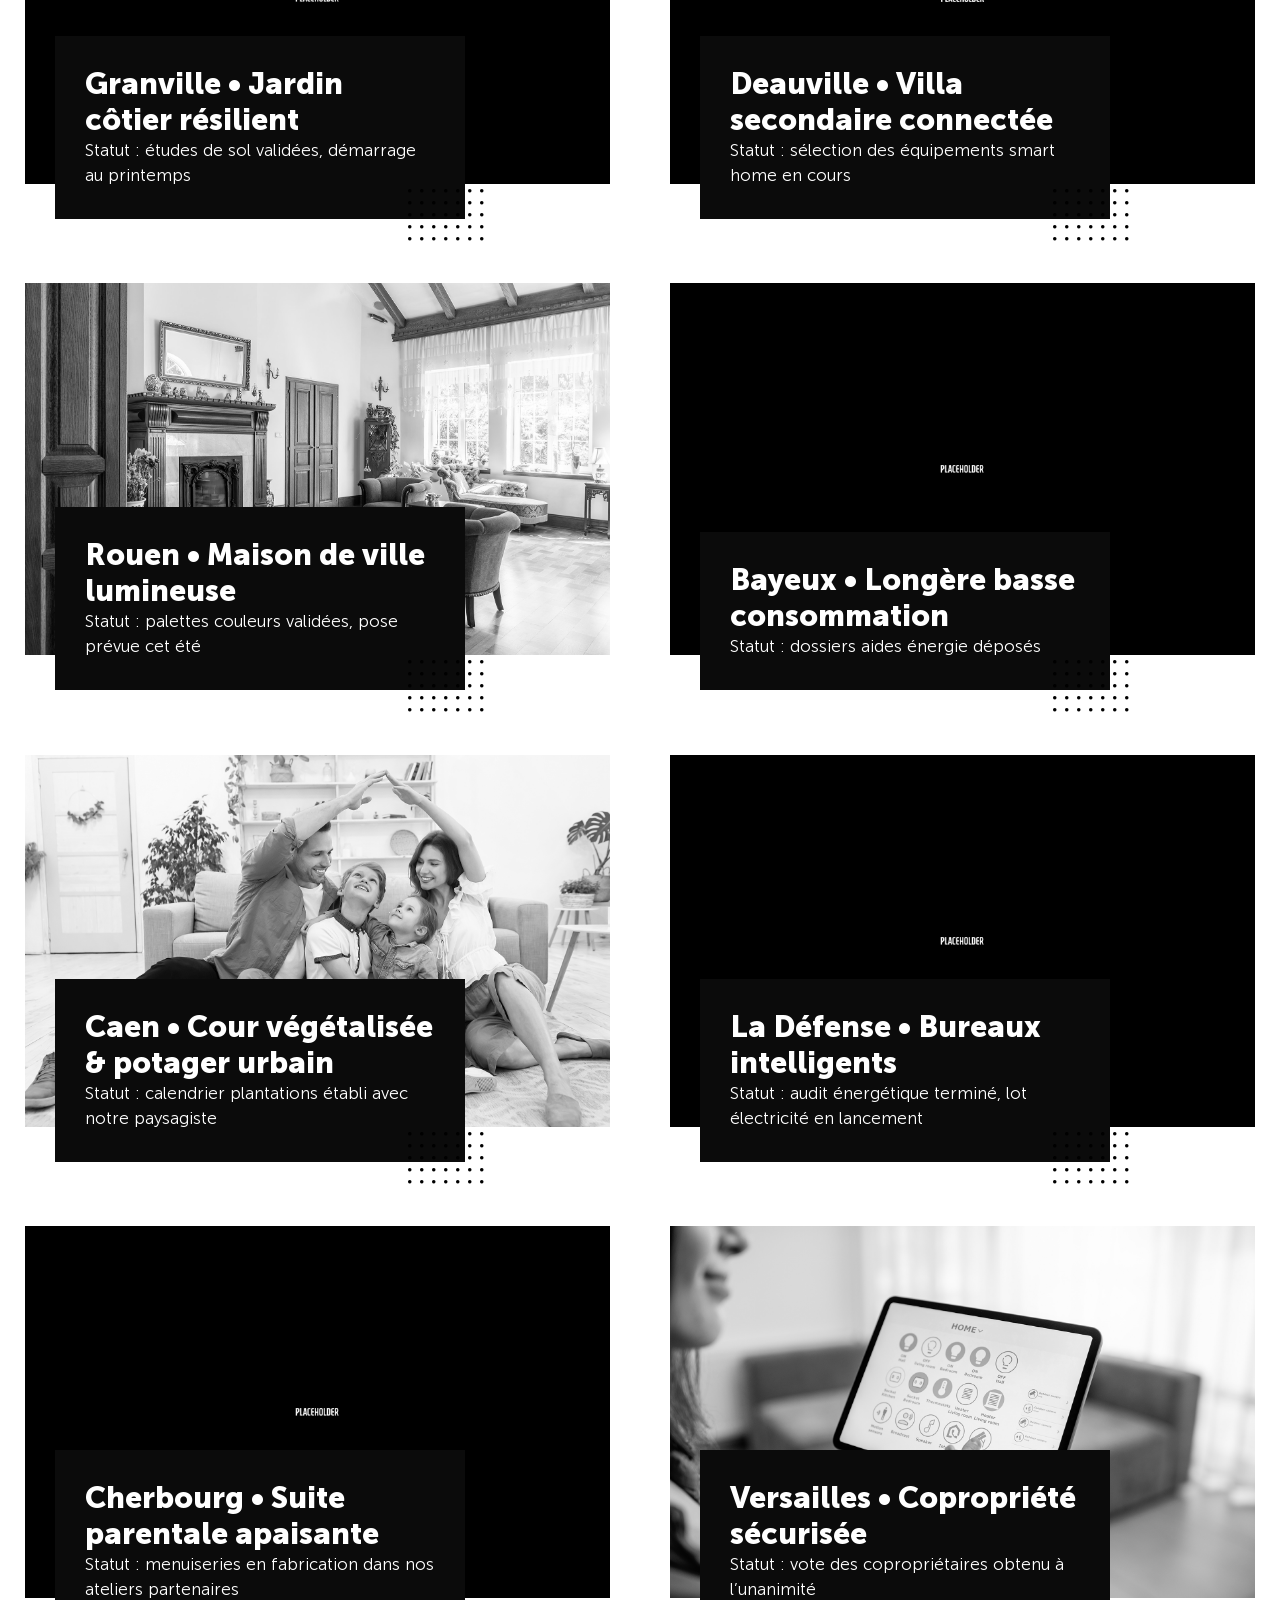
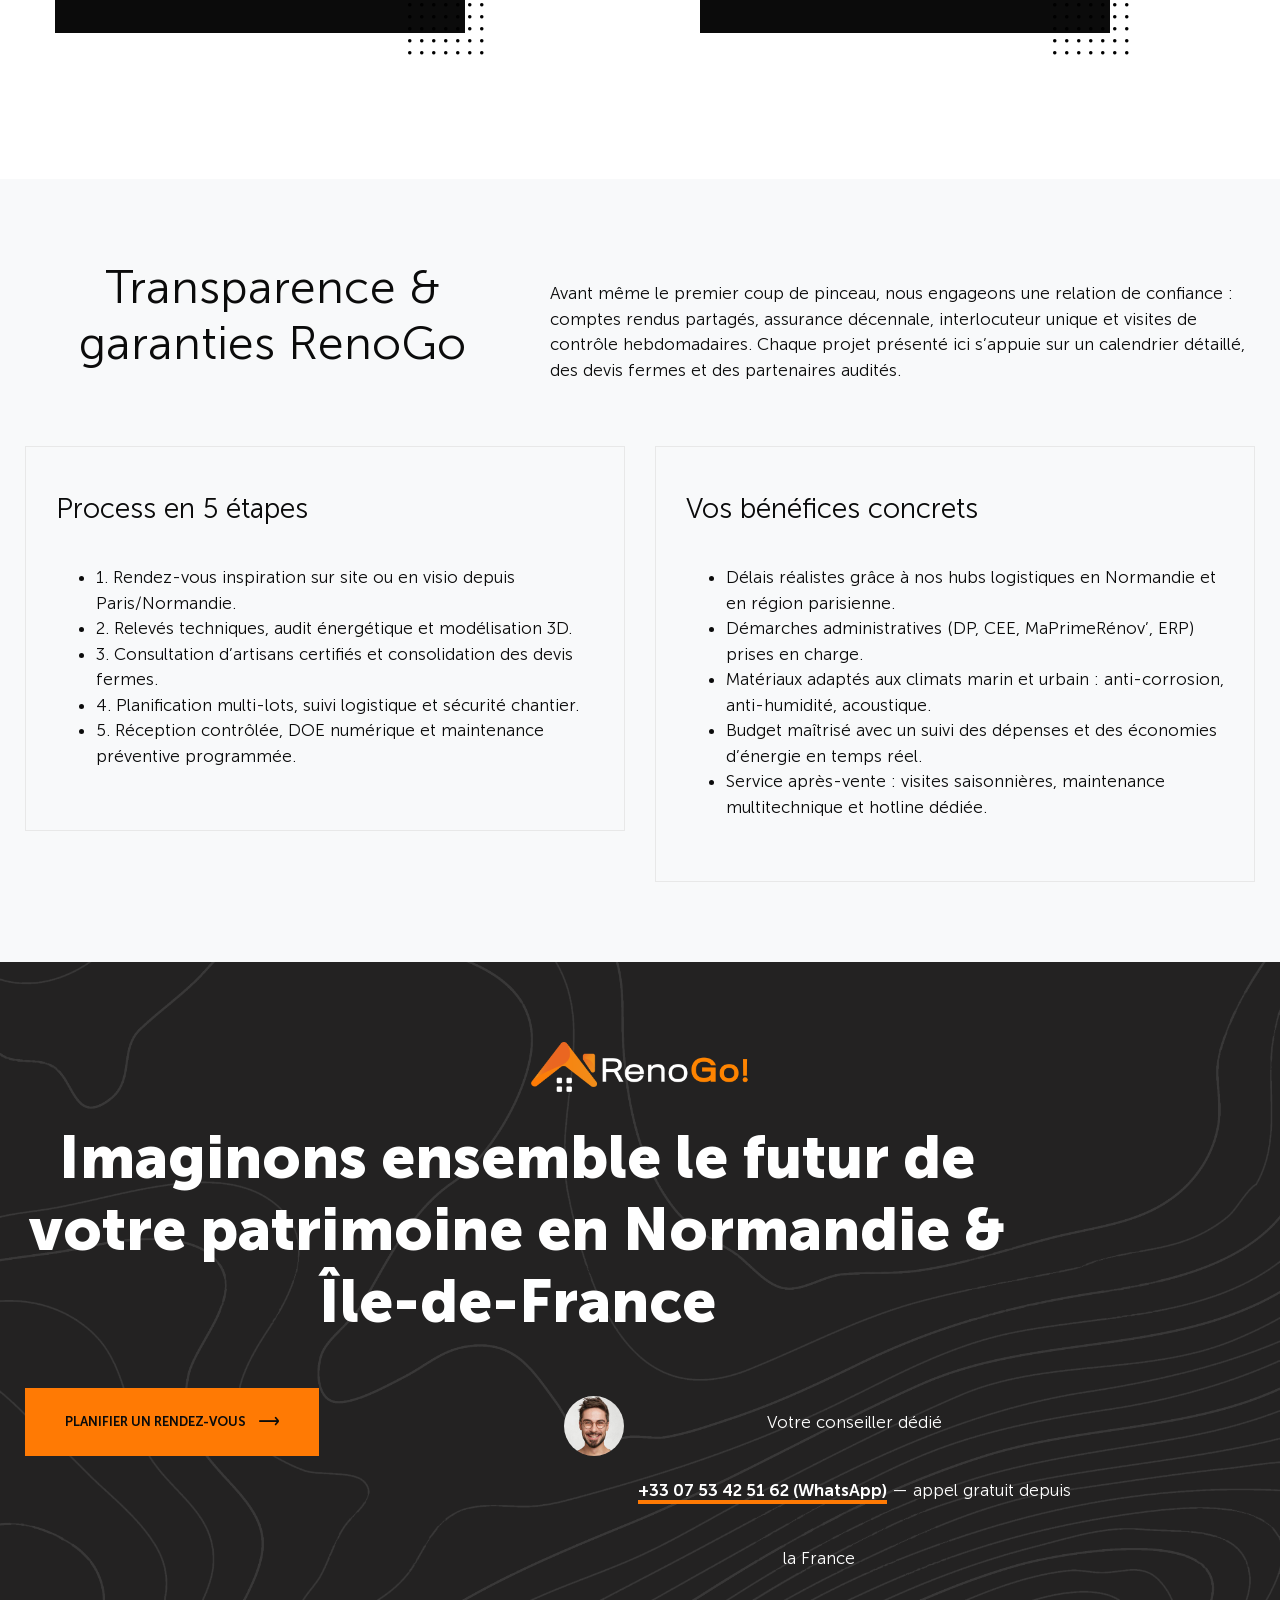
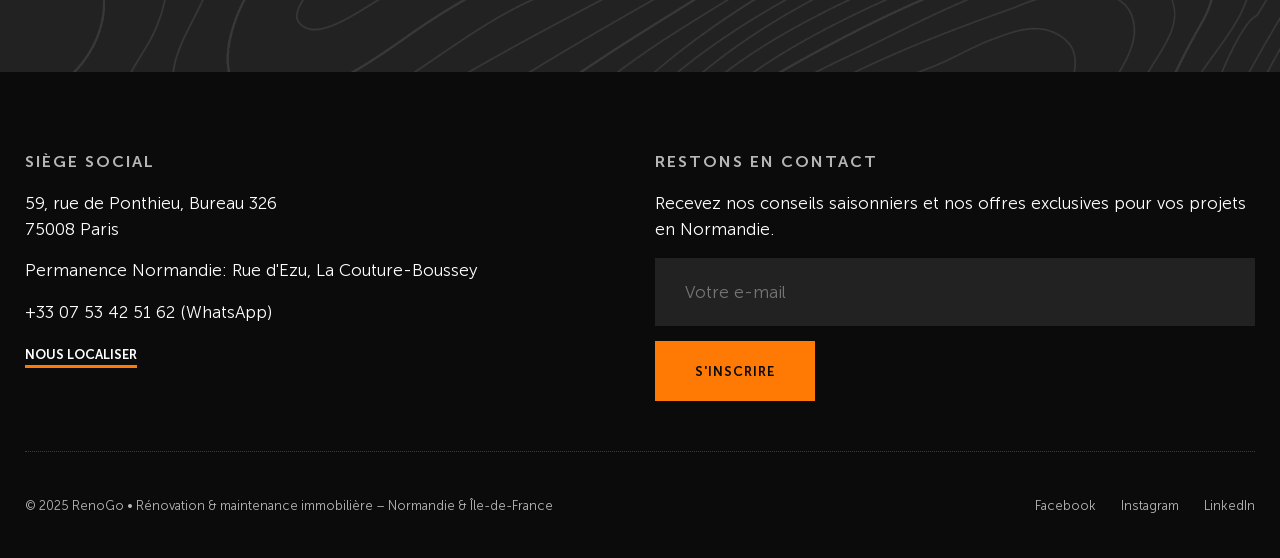
<file: projects.html>
<!doctype html>
<html lang="fr">
<head>
  <meta charset="utf-8">
  <meta name="viewport" content="width=device-width, initial-scale=1, shrink-to-fit=no">
  <meta http-equiv="X-UA-Compatible" content="IE=edge">

  <!-- Primary SEO -->
  <title>Réalisations RenoGo • Rénovations & projets pilotes en Normandie et Île-de-France</title>
  <meta name="description" content="Découvrez les projets RenoGo : rénovation énergétique, aménagement d’espaces, modernisation de bureaux et maintenance de copropriétés en Normandie et Île-de-France.">
  <link rel="canonical" href="https://www.renogo.fr/">

  <!-- Indexing -->
  <meta name="robots" content="index, follow, max-snippet:-1, max-image-preview:large, max-video-preview:-1">

  <!-- Language / Region -->
  <meta name="content-language" content="fr-FR">
  <link rel="alternate" href="https://www.renogo.fr/" hreflang="fr-FR">
  <!-- Optional secondary language homepage
  <link rel="alternate" href="https://www.renogo.fr/en/" hreflang="en">
  -->
  <link rel="alternate" href="https://www.renogo.fr/" hreflang="x-default">

  <!-- Theme / PWA basics -->
  <meta name="theme-color" content="#feed01">
  <link rel="manifest" href="/site.webmanifest">

  <!-- Open Graph / Facebook -->
  <meta property="og:locale" content="fr_FR">
  <meta property="og:type" content="website">
  <meta property="og:site_name" content="RenoGo">
  <meta property="og:title" content="Réalisations RenoGo • Rénovation & maintenance immobilière">
  <meta property="og:description" content="Études de cas : logements, bureaux, commerces, hôtels et copropriétés pilotés par RenoGo en Normandie et Île-de-France.">
  <meta property="og:url" content="https://www.renogo.fr/">
  <meta property="og:image" content="https://www.renogo.fr/assets/og/renogo-cover.jpg">
  <meta property="og:image:width" content="1200">
  <meta property="og:image:height" content="630">

  <!-- Twitter -->
  <meta name="twitter:card" content="summary_large_image">
  <meta name="twitter:site" content="@renogo">
  <meta name="twitter:title" content="Réalisations RenoGo • Rénovation & maintenance immobilière">
  <meta name="twitter:description" content="Projets livrés : rénovation énergétique, fit-out tertiaire, paysages sur mesure et maintenance multitechnique.">
  <meta name="twitter:image" content="https://www.renogo.fr/assets/og/renogo-cover.jpg">

  <!-- Organization -->
  <meta name="author" content="RenoGo">

  <!-- Favicons (modern set) -->
  <link rel="icon" href="/images/favicon.svg" type="image/svg+xml">
  <link rel="icon" href="/images/favicon-32.png" sizes="32x32" type="image/png">
  <link rel="icon" href="/images/favicon-192.png" sizes="192x192" type="image/png">
  <link rel="apple-touch-icon" href="/images/apple-touch-icon.png" sizes="180x180">
  <meta name="apple-mobile-web-app-title" content="RenoGo">
  <meta name="msapplication-TileColor" content="#feed01">

  <!-- Preconnects (only keep what you really use, e.g., fonts/CDNs) -->
  <!-- <link rel="preconnect" href="https://fonts.gstatic.com" crossorigin> -->
  <!-- <link rel="preconnect" href="https://cdn.jsdelivr.net" crossorigin> -->

  <!-- CSS -->
  <link rel="stylesheet" href="css/lineicons.css">
  <link rel="stylesheet" href="css/odometer.min.css">
  <link rel="stylesheet" href="css/fancybox.min.css">
  <link rel="stylesheet" href="css/swiper.min.css">
  <link rel="stylesheet" href="css/bootstrap.min.css">
  <link rel="stylesheet" href="css/style.css">

  <!-- JSON-LD: Organization / LocalBusiness -->
  <script type="application/ld+json">
  {
    "@context": "https://schema.org",
    "@type": "HomeAndConstructionBusiness",
    "name": "RenoGo",
    "url": "https://www.renogo.fr/",
    "logo": "https://www.renogo.fr/assets/logo/renogo-logo.svg",
    "image": "https://www.renogo.fr/assets/og/renogo-cover.jpg",
    "description": "Rénovation globale, efficacité énergétique, design d’espace et maintenance immobilière en Normandie et Île-de-France.",
    "telephone": "+33 07 53 42 51 62",
    "areaServed": "FR",
    "priceRange": "€€",
    "foundingDate": "2025",
    "address": {
      "@type": "PostalAddress",
      "streetAddress": "59, rue de Ponthieu, Bureau 326",
      "postalCode": "75008",
      "addressLocality": "Paris",
      "addressRegion": "Île-de-France",
      "addressCountry": "FR"
    },
    "sameAs": [
      "https://www.linkedin.com/company/renogo",
      "https://facebook.com/renogo",
      "https://instagram.com/renogo"
    ],
    "makesOffer": [{
      "@type": "Offer",
      "itemOffered": {
        "@type": "Service",
        "name": "Rénovation de salle de bain"
      }
    },{
      "@type": "Offer",
      "itemOffered": {
        "@type": "Service",
        "name": "Rénovation de cuisine"
      }
    },{
      "@type": "Offer",
      "itemOffered": {
        "@type": "Service",
        "name": "Peinture & finitions"
      }
    },{
      "@type": "Offer",
      "itemOffered": {
        "@type": "Service",
        "name": "Isolation & efficacité énergétique"
      }
    }]
  }
  </script>

  <!-- JSON-LD: WebSite with SearchAction (if you have on-site search) -->
  <script type="application/ld+json">
  {
    "@context": "https://schema.org",
    "@type": "WebSite",
    "name": "RenoGo",
    "url": "https://www.renogo.fr/",
    "potentialAction": {
      "@type": "SearchAction",
      "target": "https://www.renogo.fr/recherche?q={recherche}",
      "query-input": "required name=recherche"
    }
  }
  </script>
<!-- ===== ASIDE (mobile drawer) ===== -->
<aside class="side-widget">
  <div class="inner">
    <div class="logo">
      <a href="index.html"><img src="images/logo.png" alt="Logo RenoGo"></a>
    </div>

    <div class="hide-mobile">
      <p>
        RenoGo coordonne vos projets de rénovation, d’aménagement et de maintenance immobilière en Normandie et en Île-de-France :
        <u>rénovation énergétique</u>, <u>second œuvre</u>, <u>domotique & smart building</u>,
        <u>aménagement paysager</u> et <u>services multitechniques</u>.
        Un pilotage unique, des artisans qualifiés, des livraisons sans surprise.
      </p>

      <figure class="gallery">
        <img src="images/slide02.jpg" alt="Avant / après — séjour rénové à Rouen">
        <img src="images/slide03.jpg" alt="Aménagement paysager et terrasse bois à Évreux">
      </figure>

      <h6 class="widget-title">ADRESSE</h6>
      <address class="address">
        <p>59, rue de Ponthieu, Bureau 326<br>75008 Paris</p>
        <p>Coordination des projets en Île-de-France<br>
           Interventions en Normandie (Rouen, Caen, Évreux…)</p>
        <p>+33 07 53 42 51 62 (WhatsApp)</p>
      </address>

      <h6 class="widget-title">SUIVEZ-NOUS</h6>
      <ul class="social-media">
        <li><a href="#" rel="nofollow noopener">Facebook</a></li>
        <li><a href="#" rel="nofollow noopener">Pinterest</a></li>
        <li><a href="#" rel="nofollow noopener">Instagram</a></li>
      </ul>
    </div>
    <!-- end hide-mobile -->

    <!-- MOBILE MENU (shown inside drawer) -->
    <div class="show-mobile">
      <nav class="site-menu" aria-label="Menu principal mobile">
        <ul>
          <li><a href="index.html">Accueil</a></li>
          <li class="has-children">
         <a href="about-company.html">À propos</a></a>
          </li>
          <li><a href="services.html">Services</a></li>
          <li><a href="projects.html">Projets</a></li>
          <li><a href="news.html">Actualités</a></li>
          <li><a href="https://renogo.atlassian.net/servicedesk/customer/portal/2">Support</a></li>
          <li><a href="contact.html">Contact</a></li>
        </ul>
      </nav>
      <div class="contact-info contact-info--drawer" role="region" aria-label="Informations de contact RenoGo">
        <div class="contact-info__item">
          <i class="lni lni-timer" aria-hidden="true"></i>
          <span>Du lundi au vendredi : 8h30 – 18h30</span>
        </div>
        <div class="contact-info__item">
          <i class="lni lni-warning" aria-hidden="true"></i>
          <span>Assistance d'urgence 24/7 pour nos clients</span>
        </div>
        <a href="tel:+33123456789" class="contact-info__item contact-info__link" aria-label="Appeler RenoGo au +33 1 23 45 67 89">
          <i class="lni lni-phone" aria-hidden="true"></i>
          <span>+33 1 23 45 67 89</span>
        </a>
      </div>
    </div>
    <!-- end show-mobile -->

    <small>© RenoGo</small>
  </div>
  <!-- end inner -->
</aside>
<!-- end side-widget -->


<div class="top-bar" role="region" aria-label="Informations de contact RenoGo">
  <div class="container contact-info">
    <div class="contact-info__item">
      <i class="lni lni-timer" aria-hidden="true"></i>
      <span>Du lundi au vendredi : 8h30 – 18h30</span>
    </div>
    <div class="contact-info__item">
      <i class="lni lni-warning" aria-hidden="true"></i>
      <span>Assistance d'urgence 24/7 pour nos clients</span>
    </div>
    <a href="tel:+33123456789" class="contact-info__item contact-info__link" aria-label="Appeler RenoGo au +33 1 23 45 67 89">
      <i class="lni lni-phone" aria-hidden="true"></i>
      <span>+33 1 23 45 67 89</span>
    </a>
  </div>
</div>
<!-- ===== NAVBAR (desktop / tablet) ===== -->
<nav class="navbar">
  <div class="container">
    <div class="logo">
      <a href="index.html"><img src="images/logo.png" alt="Logo RenoGo"></a>
    </div>

    <div class="site-menu" aria-label="Menu principal">
      <ul>
        <li><a href="index.html">Accueil</a></li>
        <li class="has-children">
          <a href="about-company.html">À propos</a>
        </li>
        <li><a href="services.html">Services</a></li>
        <li><a href="projects.html">Projets</a></li>
        <li><a href="news.html">Actualités</a></li>
        <li><a href="https://renogo.atlassian.net/servicedesk/customer/portal/2">Support</a></li>
        <li><a href="contact.html">Contact</a></li>
      </ul>
    </div>
    <!-- end site-menu -->

    <div class="search"><i class="lni lni-search-alt"></i></div>

    <div class="hamburger" aria-controls="mobile-menu" aria-expanded="false">
      <div id="hamburger"><span></span><span></span><span></span></div>
      <div id="cross"><span></span><span></span></div>
    </div>

    <a href="https://outlook.office.com/book/RDVRenoGo@renogo.fr/?ismsaljsauthenabled" class="navbar-button" target="_blank" rel="noopener">
      <i class="lni lni-phone-set"></i> <span>RENDEZ-VOUS</span>
    </a>
  </div>
</nav>
<!-- end navbar -->

  <header class="page-header">
    <div class="container">
      <h1>Projets</h1>
      <h6>Études de cas et chantiers livrés en Normandie et Île-de-France pour inspirer vos futures rénovations.</h6>
      <ul>
        <li><a href="index.html">Accueil</a></li>
        <li>Projets</li>
      </ul>
    </div>
    <!-- end container -->
  </header>
  <!-- end page-header -->

  <section class="content-section">
    <div class="container">
      <div class="row align-items-center mb-5">
        <div class="col-lg-6">
          <div class="section-title">
            <h2>Pourquoi partager nos projets avant votre chantier&nbsp;?</h2>
          </div>
        </div>
        <div class="col-lg-6">
          <p>
            Parce que chaque maison normande, appartement parisien ou plateau tertiaire mérite une préparation millimétrée.
            RenoGo sécurise la faisabilité, les autorisations, les études énergétiques et la sélection des matériaux adaptés à l’air marin comme aux immeubles haussmanniens.
            Nous partageons ici nos réalisations et projets pilotes pour que vous visualisiez la méthode et les résultats obtenus.
          </p>
        </div>
      </div>

      <div class="row mb-5">
        <div class="col-md-4">
          <div class="icon-content">
            <figure><img src="images/icon01.png" alt="Études personnalisées"></figure>
            <h3>Études personnalisées</h3>
            <small>Diagnostics techniques, relevés 3D et estimations budgétaires pour Caen, Rouen, Paris, Versailles ou Cherbourg.</small>
          </div>
        </div>
        <div class="col-md-4">
          <div class="icon-content">
            <figure><img src="images/icon02.png" alt="Artisans sélectionnés"></figure>
            <h3>Artisans sélectionnés</h3>
            <small>Un réseau d’artisans normands et franciliens certifiés RGE, Qualifelec, Qualibat ou QualiPaysage coordonnés par nos chefs de projet.</small>
          </div>
        </div>
        <div class="col-md-4">
          <div class="icon-content">
            <figure><img src="images/icon03.png" alt="Suivi digital"></figure>
            <h3>Suivi digital</h3>
            <small>Planning partagé, comptes rendus hebdomadaires, photos chantier et domotique prête à configurer à distance.</small>
          </div>
        </div>
      </div>

      <div class="row">
        <div class="col-12">
          <ul class="isotope-filter" aria-label="Filtrer les inspirations">
            <li data-filter="*" class="current">Tous</li>
            <li data-filter=".amenagement">Jardin &amp; paysage</li>
            <li data-filter=".energie">Électricité &amp; smart home</li>
            <li data-filter=".finitions">Peinture &amp; finitions</li>
            <li data-filter=".isolation">Cloisons, isolation &amp; sols</li>
          </ul>
        </div>
        <!-- end col-12 -->

        <div class="col-12">
          <ul class="projects">
            <li class="amenagement">
              <figure class="project-box">
                <a href="project-single.html">
                  <img src="images/slide04.jpg" alt="Illustration d'un jardin côtier à Granville">
                </a>
                <figcaption>
                  <h5>Granville • Jardin côtier résilient</h5>
                  <p>Création d'une oasis vivace résistante aux embruns, terrasse en bois thermo-traité et éclairage LED basse consommation pour prolonger les soirées face à la mer.</p>
                  <span>Statut : études de sol validées, démarrage au printemps</span>
                </figcaption>
              </figure>
            </li>
            <!-- end li -->

            <li class="energie">
              <figure class="project-box">
                <a href="project-single.html">
                  <img src="images/slide08.jpg" alt="Projection domotique d'une villa à Deauville">
                </a>
                <figcaption>
                  <h5>Deauville • Villa secondaire connectée</h5>
                  <p>Installation domotique complète pilotable depuis Paris : chauffage intelligent, scénarios lumineux, sécurité périmétrique et bornes de recharge discrètes.</p>
                  <span>Statut : sélection des équipements smart home en cours</span>
                </figcaption>
              </figure>
            </li>
            <!-- end li -->

            <li class="finitions">
              <figure class="project-box">
                <a href="project-single.html">
                  <img src="images/slide01.jpg" alt="Projection d'un séjour rénové à Rouen">
                </a>
                <figcaption>
                  <h5>Rouen • Maison de ville lumineuse</h5>
                  <p>Peintures minérales respirantes, mise en valeur des moulures, parquet chêne clair et optimisation acoustique pour un couple de télétravailleurs.</p>
                  <span>Statut : palettes couleurs validées, pose prévue cet été</span>
                </figcaption>
              </figure>
            </li>
            <!-- end li -->

            <li class="isolation">
              <figure class="project-box">
                <a href="project-single.html">
                  <img src="images/slide06.jpg" alt="Perspective d'une longère isolée près de Bayeux">
                </a>
                <figcaption>
                  <h5>Bayeux • Longère basse consommation</h5>
                  <p>Isolation biosourcée chanvre-lin, cloisons phonique pour les chambres d'hôtes et planchers chauffants hydrauliques reliés à une pompe à chaleur.</p>
                  <span>Statut : dossiers aides énergie déposés</span>
                </figcaption>
              </figure>
            </li>
            <!-- end li -->

            <li class="amenagement">
              <figure class="project-box">
                <a href="project-single.html">
                  <img src="images/slide03.jpg" alt="Visualisation d'une cour végétalisée à Caen">
                </a>
                <figcaption>
                  <h5>Caen • Cour végétalisée &amp; potager urbain</h5>
                  <p>Transformation d'une cour bétonnée en havre comestible : carrés potagers, récupération d'eau de pluie et clôtures bois fabriquées à Lisieux.</p>
                  <span>Statut : calendrier plantations établi avec notre paysagiste</span>
                </figcaption>
              </figure>
            </li>
            <!-- end li -->

            <li class="energie">
              <figure class="project-box">
                <a href="project-single.html">
                  <img src="images/slide05.jpg" alt="Simulation d'un plateau tertiaire à Le Havre">
                </a>
                <figcaption>
                  <h5>La Défense • Bureaux intelligents</h5>
                  <p>Relamping LED, détection de présence, GTB et maintenance préventive centralisée pour un siège social multi-sites Normandie/Île-de-France.</p>
                  <span>Statut : audit énergétique terminé, lot électricité en lancement</span>
                </figcaption>
              </figure>
            </li>
            <!-- end li -->

            <li class="finitions">
              <figure class="project-box">
                <a href="project-single.html">
                  <img src="images/slide07.jpg" alt="Ambiance d'une chambre parentale à Cherbourg">
                </a>
                <figcaption>
                  <h5>Cherbourg • Suite parentale apaisante</h5>
                  <p>Peinture aux pigments naturels, tête de lit sur-mesure, éclairage indirect et isolation phonique des cloisons pour des nuits bercées par la mer.</p>
                  <span>Statut : menuiseries en fabrication dans nos ateliers partenaires</span>
                </figcaption>
              </figure>
            </li>
            <!-- end li -->

            <li class="isolation">
              <figure class="project-box">
                <a href="project-single.html">
                  <img src="images/slide02.jpg" alt="Perspective d'un hall d'immeuble rénové à Évreux">
                </a>
                <figcaption>
                  <h5>Versailles • Copropriété sécurisée</h5>
                  <p>Remise aux normes électriques, renforcement coupe-feu, revêtements de sol grand passage et contrat de maintenance annuel.</p>
                  <span>Statut : vote des copropriétaires obtenu à l’unanimité</span>
                </figcaption>
              </figure>
            </li>
            <!-- end li -->
          </ul>
        </div>
        <!-- end col-12 -->
      </div>
      <!-- end row -->
    </div>
    <!-- end container -->
  </section>
  <!-- end content-section -->

  <section class="content-section bg-light">
    <div class="container">
      <div class="row align-items-center">
        <div class="col-lg-5">
          <div class="section-title">
            <h2>Transparence &amp; garanties RenoGo</h2>
          </div>
        </div>
        <div class="col-lg-7">
          <p>
            Avant même le premier coup de pinceau, nous engageons une relation de confiance : comptes rendus partagés,
            assurance décennale, interlocuteur unique et visites de contrôle hebdomadaires.
            Chaque projet présenté ici s’appuie sur un calendrier détaillé, des devis fermes et des partenaires audités.
          </p>
        </div>
      </div>
      <div class="row mt-4">
        <div class="col-md-6">
          <div class="icon-content">
            <h3>Process en 5 étapes</h3>
            <ul>
              <li>1. Rendez-vous inspiration sur site ou en visio depuis Paris/Normandie.</li>
              <li>2. Relevés techniques, audit énergétique et modélisation 3D.</li>
              <li>3. Consultation d’artisans certifiés et consolidation des devis fermes.</li>
              <li>4. Planification multi-lots, suivi logistique et sécurité chantier.</li>
              <li>5. Réception contrôlée, DOE numérique et maintenance préventive programmée.</li>
            </ul>
          </div>
        </div>
        <div class="col-md-6">
          <div class="icon-content">
            <h3>Vos bénéfices concrets</h3>
            <ul>
              <li>Délais réalistes grâce à nos hubs logistiques en Normandie et en région parisienne.</li>
              <li>Démarches administratives (DP, CEE, MaPrimeRénov’, ERP) prises en charge.</li>
              <li>Matériaux adaptés aux climats marin et urbain : anti-corrosion, anti-humidité, acoustique.</li>
              <li>Budget maîtrisé avec un suivi des dépenses et des économies d’énergie en temps réel.</li>
              <li>Service après-vente : visites saisonnières, maintenance multitechnique et hotline dédiée.</li>
            </ul>
          </div>
        </div>
      </div>
    </div>
  </section>

  <section class="footer-bar">
    <div class="container">
      <div class="row">
        <div class="col-12 text-center">
          <figure class="logo"><img src="images/logo.png" alt="Logo RenoGo"></figure>
          <h2>Imaginons ensemble le futur de votre patrimoine en Normandie & Île-de-France</h2>
          <a href="contact.html" class="button">PLANIFIER UN RENDEZ-VOUS <i class="lni lni-arrow-right"></i></a>
          <div class="sales-representive">
            <figure>
              <img src="images/author01.jpg" alt="Conseiller RenoGo">
            </figure>
            Votre conseiller dédié<br>
            <b>+33 07 53 42 51 62 (WhatsApp)</b> — appel gratuit depuis la France
          </div>
          <!-- end sales-representive -->
        </div>
        <!-- end col-12  -->
      </div>
      <!-- end row -->
    </div>
    <!-- end container -->
  </section>
  <!-- end footer-bar -->

  <footer class="footer">
    <div class="container">
      <div class="row">
        <div class="col-lg-6 col-md-6">
          <h6 class="widget-title">SIÈGE SOCIAL</h6>
          <address>
            <p>59, rue de Ponthieu, Bureau 326<br>75008 Paris</p>
            <p>Permanence Normandie: Rue d'Ezu, La Couture-Boussey</p>
            <p>+33 07 53 42 51 62 (WhatsApp)</p>
            <a href="https://www.google.com/maps/search/?api=1&query=59+rue+de+Ponthieu+Bureau+326+75008+Paris" data-fancybox data-width="640" data-height="360">NOUS LOCALISER</a>
          </address>
        </div>
        <!-- end col-6 -->
        <div class="col-lg-6">
          <h6 class="widget-title">RESTONS EN CONTACT</h6>
          <p>Recevez nos conseils saisonniers et nos offres exclusives pour vos projets en Normandie.</p>
          <form>
            <input type="email" placeholder="Votre e-mail">
            <input type="submit" value="S'INSCRIRE">
          </form>
        </div>
        <!-- end col-6 -->
        <div class="col-12">
          <div class="footer-bottom">
            <span>© 2025 RenoGo • Rénovation & maintenance immobilière – Normandie & Île-de-France</span>
            <ul>
              <li><a href="#">Facebook</a></li>
              <li><a href="#">Instagram</a></li>
              <li><a href="#">LinkedIn</a></li>
            </ul>
          </div>
          <!-- end footer-bottom -->
        </div>
        <!-- end col-12  -->
      </div>
      <!-- end row -->
    </div>
    <!-- end container -->
    <a href="#" class="scroll-top" aria-label="Retour en haut de la page"><i class="lni lni-arrow-up"></i> <small>Retour en haut</small> </a>
    <!-- end scroll-top -->
  </footer>
  <!-- end footer -->

  <div id="sales-specialist-form">
    <form>
      <div class="form-group"><span>Nom complet</span>
        <input type="text">
      </div>
      <div class="form-group"><span>Numéro de téléphone</span>
        <input type="text">
      </div>
      <div class="form-group"><span>Adresse e-mail</span>
        <input type="email">
      </div>
      <div class="form-group">
        <input type="submit" value="ÊTRE RAPPELÉ">
      </div>
    </form>
  </div>
  <!-- end sales-specialist-form -->

  <!-- JS FILES -->
  <script src="js/jquery.min.js"></script>
  <script src="js/bootstrap.min.js"></script>
  <script src="js/swiper.min.js"></script>
  <script src="js/fancybox.min.js"></script>
  <script src="js/odometer.min.js"></script>
  <script src="js/isotope.min.js"></script>
  <script src="js/scripts.js"></script>
</body>
</html>
</file>
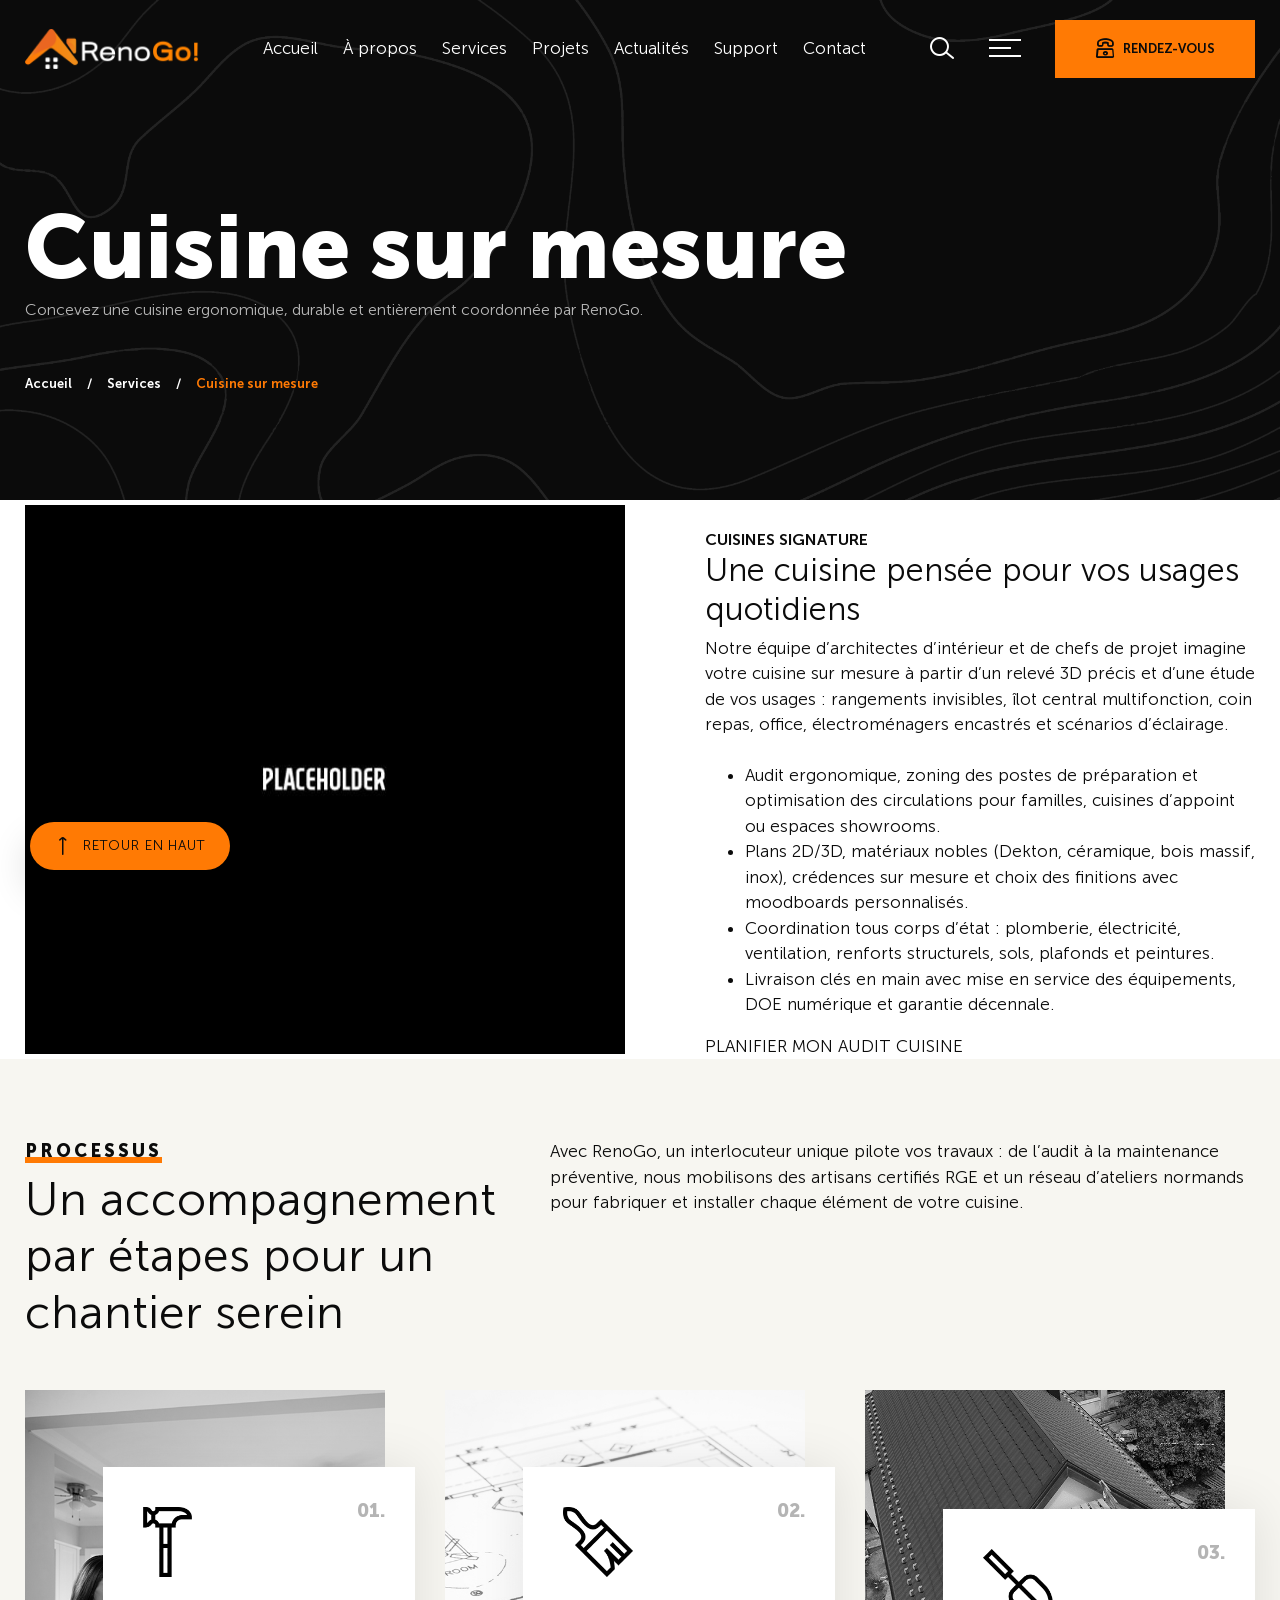
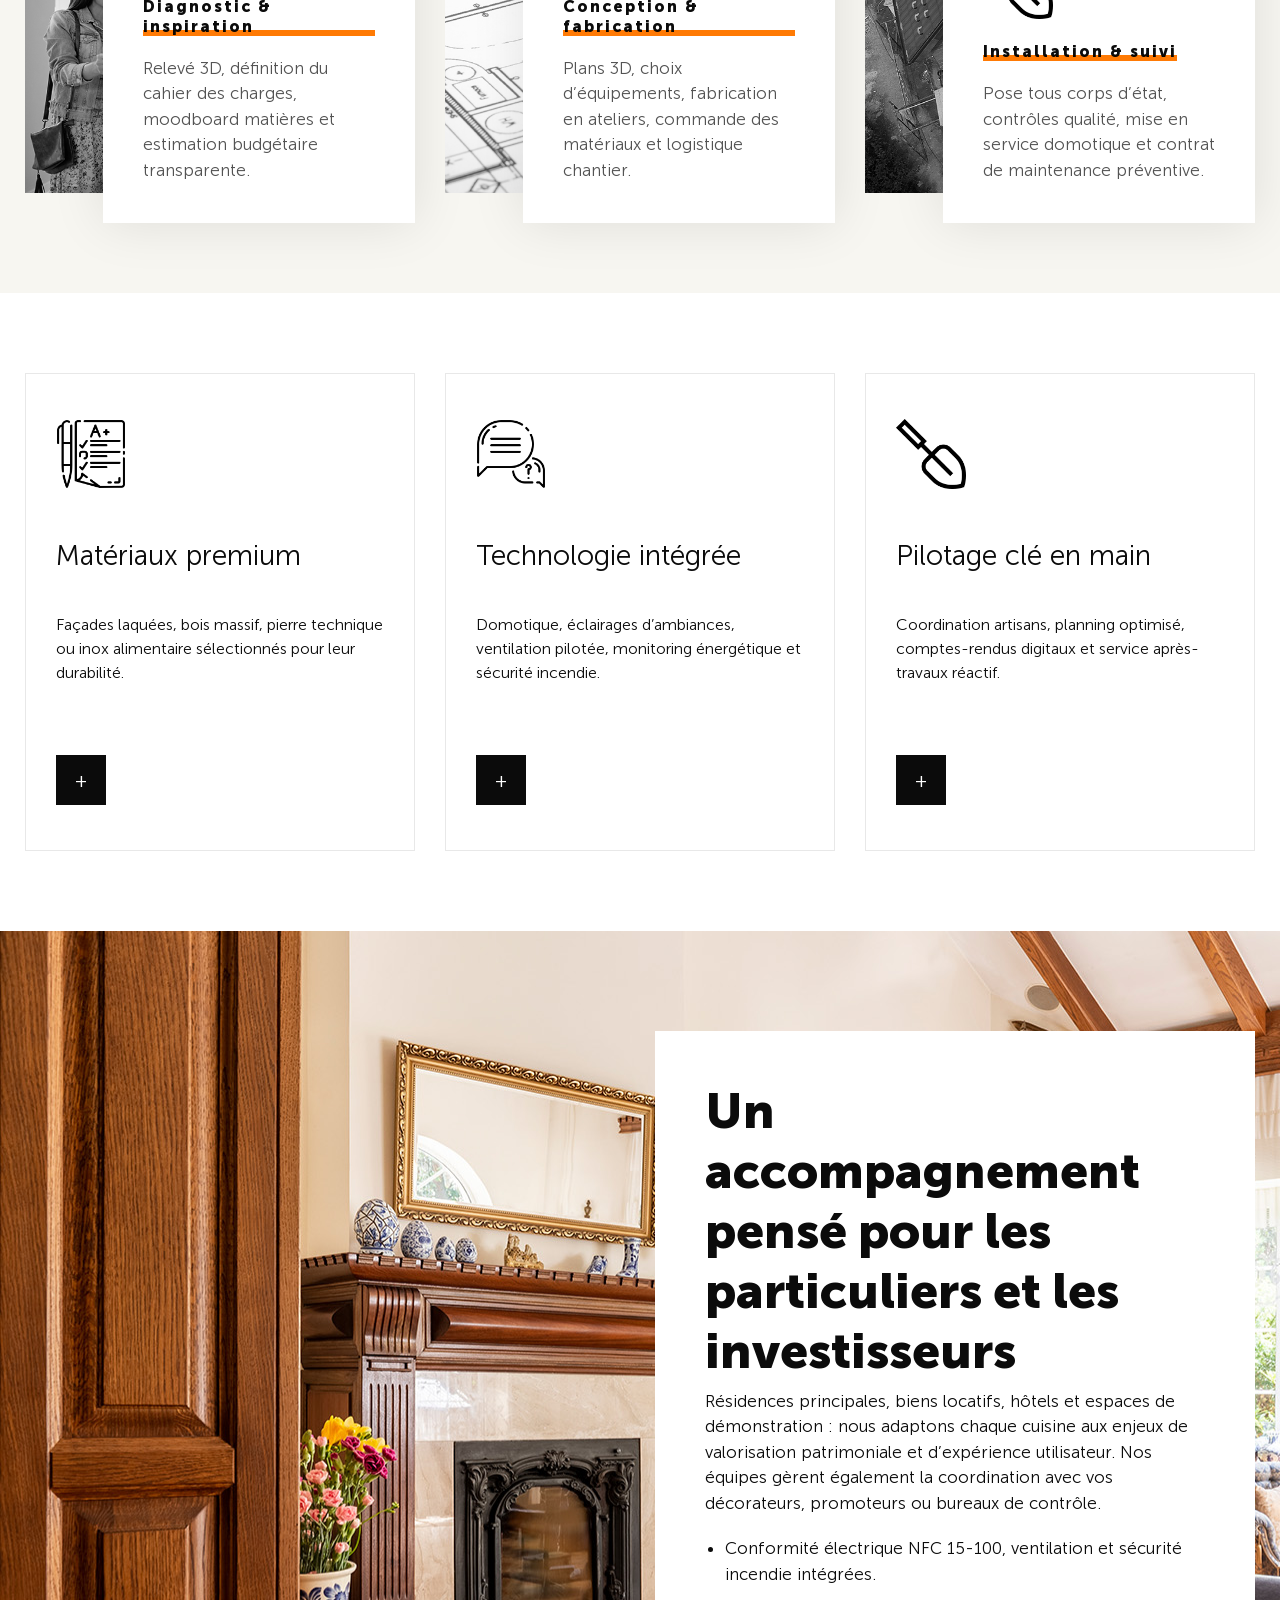
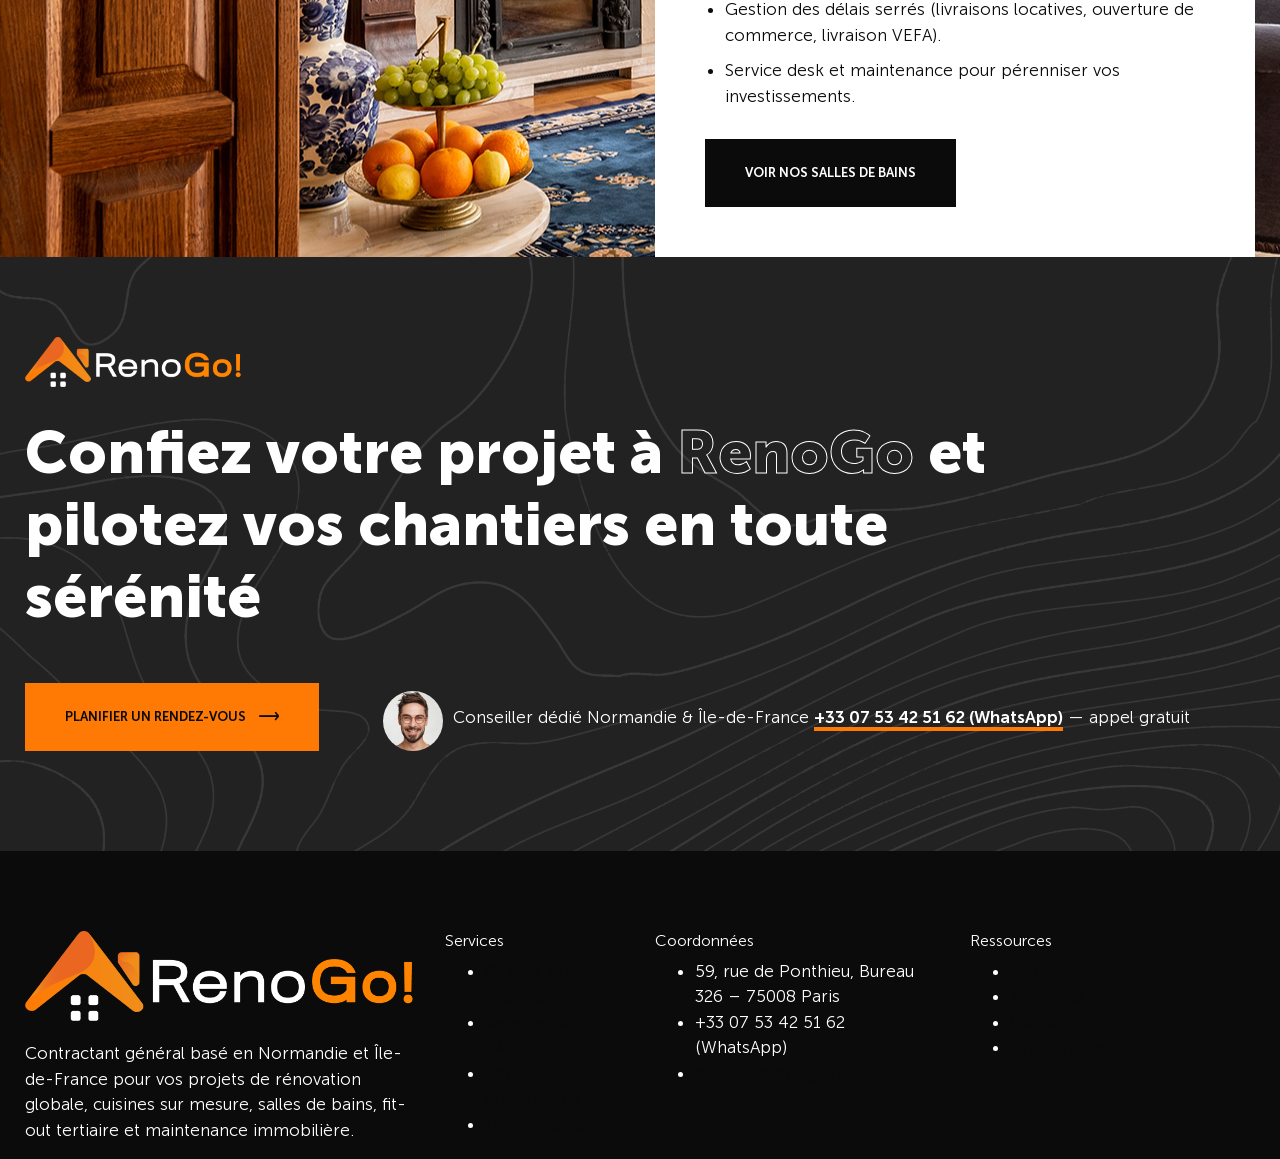
<file: service-cuisine.html>
<!doctype html>
<html lang="fr">
<head>
  <meta charset="utf-8">
  <meta name="viewport" content="width=device-width, initial-scale=1, shrink-to-fit=no">
  <meta http-equiv="X-UA-Compatible" content="IE=edge">

  <!-- Primary SEO -->
  <title>Cuisine sur mesure RenoGo • Conception, agencement & installation clés en main</title>
  <meta name="description" content="RenoGo crée des cuisines sur mesure haut de gamme : audit ergonomique, plans 3D, fabrication en ateliers normands, équipements connectés et pose tous corps d’état en Normandie et Île-de-France.">
  <link rel="canonical" href="https://www.renogo.fr/services/cuisine-sur-mesure/">

  <!-- Indexing -->
  <meta name="robots" content="index, follow, max-snippet:-1, max-image-preview:large, max-video-preview:-1">

  <!-- Language / Region -->
  <meta name="content-language" content="fr-FR">
  <link rel="alternate" href="https://www.renogo.fr/services/cuisine-sur-mesure/" hreflang="fr-FR">
  <link rel="alternate" href="https://www.renogo.fr/services/cuisine-sur-mesure/" hreflang="x-default">

  <!-- Theme / PWA basics -->
  <meta name="theme-color" content="#feed01">
  <link rel="manifest" href="/site.webmanifest">

  <!-- Open Graph / Facebook -->
  <meta property="og:locale" content="fr_FR">
  <meta property="og:type" content="website">
  <meta property="og:site_name" content="RenoGo">
  <meta property="og:title" content="Cuisine sur mesure RenoGo • Conception & installation clés en main">
  <meta property="og:description" content="Études ergonomiques, fabrication sur mesure, équipements premium et installation certifiée pour votre cuisine en Normandie et Île-de-France.">
  <meta property="og:url" content="https://www.renogo.fr/services/cuisine-sur-mesure/">
  <meta property="og:image" content="https://www.renogo.fr/assets/og/renogo-cover.jpg">
  <meta property="og:image:width" content="1200">
  <meta property="og:image:height" content="630">

  <!-- Twitter -->
  <meta name="twitter:card" content="summary_large_image">
  <meta name="twitter:site" content="@renogo">
  <meta name="twitter:title" content="Cuisine sur mesure RenoGo • Conception & installation clés en main">
  <meta name="twitter:description" content="Plans 3D, menuiseries sur mesure, électroménagers premium et pilotage de chantier complet pour votre cuisine sur mesure.">
  <meta name="twitter:image" content="https://www.renogo.fr/assets/og/renogo-cover.jpg">

  <!-- Organization -->
  <meta name="author" content="RenoGo">

  <!-- Favicons (modern set) -->
  <link rel="icon" href="/images/favicon.svg" type="image/svg+xml">
  <link rel="icon" href="/images/favicon-32.png" sizes="32x32" type="image/png">
  <link rel="icon" href="/images/favicon-192.png" sizes="192x192" type="image/png">
  <link rel="apple-touch-icon" href="/images/apple-touch-icon.png" sizes="180x180">
  <meta name="apple-mobile-web-app-title" content="RenoGo">
  <meta name="msapplication-TileColor" content="#feed01">

  <!-- CSS -->
  <link rel="stylesheet" href="css/lineicons.css">
  <link rel="stylesheet" href="css/odometer.min.css">
  <link rel="stylesheet" href="css/fancybox.min.css">
  <link rel="stylesheet" href="css/swiper.min.css">
  <link rel="stylesheet" href="css/bootstrap.min.css">
  <link rel="stylesheet" href="css/style.css">

  <!-- JSON-LD: Service -->
  <script type="application/ld+json">
  {
    "@context": "https://schema.org",
    "@type": "Service",
    "serviceType": "Cuisine sur mesure",
    "provider": {
      "@type": "HomeAndConstructionBusiness",
      "name": "RenoGo",
      "areaServed": "Normandie, Île-de-France",
      "telephone": "+33 07 53 42 51 62",
      "url": "https://www.renogo.fr/"
    },
    "description": "Conception, fabrication et installation de cuisines sur mesure avec coordination tous corps d'état, équipements connectés et finitions premium.",
    "areaServed": ["Normandie", "Île-de-France"],
    "hasOfferCatalog": {
      "@type": "OfferCatalog",
      "name": "Solutions cuisine sur mesure",
      "itemListElement": [{
        "@type": "Offer",
        "itemOffered": {
          "@type": "Service",
          "name": "Audit ergonomique & plans 3D"
        }
      },{
        "@type": "Offer",
        "itemOffered": {
          "@type": "Service",
          "name": "Fabrication sur mesure en atelier"
        }
      },{
        "@type": "Offer",
        "itemOffered": {
          "@type": "Service",
          "name": "Installation tous corps d'état"
        }
      }]
    }
  }
  </script>
</head>
<!-- ===== ASIDE (mobile drawer) ===== -->
<aside class="side-widget">
  <div class="inner">
    <div class="logo">
      <a href="index.html"><img src="images/logo.png" alt="Logo RenoGo"></a>
    </div>

    <div class="hide-mobile">
      <p>
        RenoGo coordonne vos projets de rénovation, d’aménagement et de maintenance immobilière en Normandie et en Île-de-France :
        <u>rénovation énergétique</u>, <u>second œuvre</u>, <u>domotique & smart building</u>,
        <u>aménagement paysager</u> et <u>services multitechniques</u>.
        Un pilotage unique, des artisans qualifiés, des livraisons sans surprise.
      </p>

      <figure class="gallery">
        <img src="images/slide02.jpg" alt="Avant / après — séjour rénové à Rouen">
        <img src="images/slide03.jpg" alt="Aménagement paysager et terrasse bois à Évreux">
      </figure>

      <h6 class="widget-title">ADRESSE</h6>
      <address class="address">
        <p>59, rue de Ponthieu, Bureau 326<br>75008 Paris</p>
        <p>Coordination des projets en Île-de-France<br>
           Interventions en Normandie (Rouen, Caen, Évreux…)</p>
        <p>+33 07 53 42 51 62 (WhatsApp)</p>
      </address>

      <h6 class="widget-title">SUIVEZ-NOUS</h6>
      <ul class="social-media">
        <li><a href="#" rel="nofollow noopener">Facebook</a></li>
        <li><a href="#" rel="nofollow noopener">Pinterest</a></li>
        <li><a href="#" rel="nofollow noopener">Instagram</a></li>
      </ul>
    </div>
    <!-- end hide-mobile -->

    <!-- MOBILE MENU (shown inside drawer) -->
    <div class="show-mobile">
      <nav class="site-menu" aria-label="Menu principal mobile">
        <ul>
          <li><a href="index.html">Accueil</a></li>
          <li class="has-children">
         <a href="about-company.html">À propos</a></a>
          </li>
          <li><a href="services.html">Services</a></li>
          <li><a href="projects.html">Projets</a></li>
          <li><a href="news.html">Actualités</a></li>
          <li><a href="https://renogo.atlassian.net/servicedesk/customer/portal/2">Support</a></li>
          <li><a href="contact.html">Contact</a></li>
        </ul>
      </nav>
    </div>
    <!-- end show-mobile -->

    <small>© RenoGo</small>
  </div>
  <!-- end inner -->
</aside>
<!-- end side-widget -->


<!-- ===== NAVBAR (desktop / tablet) ===== -->
<nav class="navbar">
  <div class="container">
    <div class="logo">
      <a href="index.html"><img src="images/logo.png" alt="Logo RenoGo"></a>
    </div>

    <div class="site-menu" aria-label="Menu principal">
      <ul>
        <li><a href="index.html">Accueil</a></li>
        <li class="has-children">
          <a href="about-company.html">À propos</a>
        </li>
        <li><a href="services.html">Services</a></li>
        <li><a href="projects.html">Projets</a></li>
        <li><a href="news.html">Actualités</a></li>
        <li><a href="https://renogo.atlassian.net/servicedesk/customer/portal/2">Support</a></li>
        <li><a href="contact.html">Contact</a></li>
      </ul>
    </div>
    <!-- end site-menu -->

    <div class="search"><i class="lni lni-search-alt"></i></div>

    <div class="hamburger" aria-controls="mobile-menu" aria-expanded="false">
      <div id="hamburger"><span></span><span></span><span></span></div>
      <div id="cross"><span></span><span></span></div>
    </div>

    <a href="https://outlook.office.com/book/RDVRenoGo@renogo.fr/?ismsaljsauthenabled" class="navbar-button" target="_blank" rel="noopener">
      <i class="lni lni-phone-set"></i> <span>RENDEZ-VOUS</span>
    </a>
  </div>
</nav>
<!-- end navbar -->
<header class="page-header">
  <div class="container">
    <h1>Cuisine sur mesure</h1>
    <h6>Concevez une cuisine ergonomique, durable et entièrement coordonnée par RenoGo.</h6>
    <ul>
      <li><a href="index.html">Accueil</a></li>
      <li><a href="services.html">Services</a></li>
      <li>Cuisine sur mesure</li>
    </ul>
  </div>
  <!-- end container -->
</header>
<!-- end page-header -->
<section class="content-section no-spacing">
  <div class="container">
    <div class="row align-items-center">
      <div class="col-lg-6">
        <figure class="side-image">
          <img src="images/tab03.jpg" alt="Cuisine sur mesure réalisée par RenoGo">
        </figure>
      </div>
      <!-- end col-6 -->
      <div class="col-lg-6">
        <div class="side-content">
          <h6>CUISINES SIGNATURE</h6>
          <h2>Une cuisine pensée pour vos usages quotidiens</h2>
          <p>Notre équipe d’architectes d’intérieur et de chefs de projet imagine votre cuisine sur mesure à partir d’un relevé 3D précis et d’une étude de vos usages : rangements invisibles, îlot central multifonction, coin repas, office, électroménagers encastrés et scénarios d’éclairage.</p>
          <ul>
            <li>Audit ergonomique, zoning des postes de préparation et optimisation des circulations pour familles, cuisines d’appoint ou espaces showrooms.</li>
            <li>Plans 2D/3D, matériaux nobles (Dekton, céramique, bois massif, inox), crédences sur mesure et choix des finitions avec moodboards personnalisés.</li>
            <li>Coordination tous corps d’état : plomberie, électricité, ventilation, renforts structurels, sols, plafonds et peintures.</li>
            <li>Livraison clés en main avec mise en service des équipements, DOE numérique et garantie décennale.</li>
          </ul>
          <a href="contact.html" class="button">PLANIFIER MON AUDIT CUISINE</a>
        </div>
        <!-- end side-content -->
      </div>
      <!-- end col-6 -->
    </div>
    <!-- end row -->
  </div>
  <!-- end container -->
</section>
<!-- end content-section -->
<section class="content-section" data-background="#f7f6f1">
  <div class="container">
    <div class="row">
      <div class="col-lg-5">
        <div class="section-title text-left">
          <h6>PROCESSUS</h6>
          <h2>Un accompagnement par étapes pour un chantier serein</h2>
        </div>
        <!-- end section-title -->
      </div>
      <!-- end col-5 -->
      <div class="col-lg-7">
        <p>Avec RenoGo, un interlocuteur unique pilote vos travaux : de l’audit à la maintenance préventive, nous mobilisons des artisans certifiés RGE et un réseau d’ateliers normands pour fabriquer et installer chaque élément de votre cuisine.</p>
      </div>
      <!-- end col-7 -->
      <div class="col-lg-4 col-md-6">
        <div class="step-box">
          <figure class="image"><img src="images/step01.jpg" alt="Étape d'audit pour cuisine sur mesure"></figure>
          <div class="content"> <span>01.</span>
            <figure class="icon"><img src="images/icon01.png" alt="Audit cuisine"></figure>
            <h6>Diagnostic & inspiration</h6>
            <p>Relevé 3D, définition du cahier des charges, moodboard matières et estimation budgétaire transparente.</p>
          </div>
        </div>
      </div>
      <!-- end col-4 -->
      <div class="col-lg-4 col-md-6">
        <div class="step-box">
          <figure class="image"><img src="images/step02.jpg" alt="Étape de conception cuisine"></figure>
          <div class="content"> <span>02.</span>
            <figure class="icon"><img src="images/icon02.png" alt="Conception cuisine"></figure>
            <h6>Conception & fabrication</h6>
            <p>Plans 3D, choix d’équipements, fabrication en ateliers, commande des matériaux et logistique chantier.</p>
          </div>
        </div>
      </div>
      <!-- end col-4 -->
      <div class="col-lg-4 col-md-6">
        <div class="step-box">
          <figure class="image"><img src="images/step03.jpg" alt="Installation cuisine RenoGo"></figure>
          <div class="content"> <span>03.</span>
            <figure class="icon"><img src="images/icon03.png" alt="Installation cuisine"></figure>
            <h6>Installation & suivi</h6>
            <p>Pose tous corps d’état, contrôles qualité, mise en service domotique et contrat de maintenance préventive.</p>
          </div>
        </div>
      </div>
      <!-- end col-4 -->
    </div>
    <!-- end row -->
  </div>
  <!-- end container -->
</section>
<!-- end content-section -->
<section class="content-section">
  <div class="container">
    <div class="row">
      <div class="col-lg-4 col-md-6">
        <div class="icon-content">
          <figure><img src="images/icon05.png" alt="Matériaux premium pour cuisine"></figure>
          <h3>Matériaux premium</h3>
          <small>Façades laquées, bois massif, pierre technique ou inox alimentaire sélectionnés pour leur durabilité.</small> <a href="services.html#cuisine-sur-mesure">+</a> </div>
      </div>
      <!-- end col-4 -->
      <div class="col-lg-4 col-md-6">
        <div class="icon-content">
          <figure><img src="images/icon08.png" alt="Cuisine connectée RenoGo"></figure>
          <h3>Technologie intégrée</h3>
          <small>Domotique, éclairages d’ambiances, ventilation pilotée, monitoring énergétique et sécurité incendie.</small> <a href="services.html#renovation-energetique">+</a> </div>
      </div>
      <!-- end col-4 -->
      <div class="col-lg-4 col-md-6">
        <div class="icon-content">
          <figure><img src="images/icon03.png" alt="Pilotage de chantier cuisine"></figure>
          <h3>Pilotage clé en main</h3>
          <small>Coordination artisans, planning optimisé, comptes-rendus digitaux et service après-travaux réactif.</small> <a href="contact.html">+</a> </div>
      </div>
      <!-- end col-4 -->
    </div>
    <!-- end row -->
  </div>
  <!-- end container -->
</section>
<!-- end content-section -->
<section class="content-section no-spacing" id="temoignages-cuisine" data-background="images/slide01.jpg">
  <div class="container">
    <div class="row justify-content-end">
      <div class="col-lg-6 col-md-9">
        <div class="services-list-box">
          <h4>Un accompagnement pensé pour les particuliers et les investisseurs</h4>
          <p>Résidences principales, biens locatifs, hôtels et espaces de démonstration : nous adaptons chaque cuisine aux enjeux de valorisation patrimoniale et d’expérience utilisateur. Nos équipes gèrent également la coordination avec vos décorateurs, promoteurs ou bureaux de contrôle.</p>
          <ul>
            <li>Conformité électrique NFC 15-100, ventilation et sécurité incendie intégrées.</li>
            <li>Gestion des délais serrés (livraisons locatives, ouverture de commerce, livraison VEFA).</li>
            <li>Service desk et maintenance pour pérenniser vos investissements.</li>
          </ul>
          <a href="service-salle-de-bains.html" class="button">VOIR NOS SALLES DE BAINS</a>
        </div>
        <!-- end services-list-box -->
      </div>
      <!-- end col-6 -->
    </div>
    <!-- end row -->
  </div>
  <!-- end container -->
</section>
<!-- end content-section -->
<section class="footer-bar">
  <div class="container">
    <div class="row">
      <div class="col-12">
        <figure class="logo"> <img src="images/logo.png" alt="RenoGo"> </figure>
        <h2>Confiez votre projet à <b>RenoGo</b> et pilotez vos chantiers en toute sérénité</h2>
        <a href="contact.html" class="button">PLANIFIER UN RENDEZ-VOUS <i class="lni lni-arrow-right"></i></a>
        <div class="sales-representive">
          <figure> <img src="images/author01.jpg" alt="Conseiller RenoGo"> </figure>
          Conseiller dédié Normandie & Île-de-France <b>+33 07 53 42 51 62 (WhatsApp)</b> — appel gratuit</div>
        <!-- end sales-representive -->
      </div>
      <!-- end col-12 -->
    </div>
    <!-- end row -->
  </div>
  <!-- end container -->
</section>
<!-- end footer-bar -->
<footer class="footer">
  <div class="container">
    <div class="row">
      <div class="col-lg-4 col-md-6">
        <div class="widget">
          <figure class="logo"> <img src="images/logo.png" alt="Logo RenoGo"> </figure>
          <p>Contractant général basé en Normandie et Île-de-France pour vos projets de rénovation globale, cuisines sur mesure, salles de bains, fit-out tertiaire et maintenance immobilière.</p>
        </div>
        <!-- end widget -->
      </div>
      <!-- end col-4 -->
      <div class="col-lg-2 col-md-6">
        <div class="widget">
          <h6>Services</h6>
          <ul>
            <li><a href="services.html#cuisine-sur-mesure">Cuisine sur mesure</a></li>
            <li><a href="service-salle-de-bains.html">Salle de bains & PMR</a></li>
            <li><a href="services.html#renovation-energetique">Rénovation énergétique</a></li>
            <li><a href="services.html#fit-out-tertiaire">Fit-out tertiaire</a></li>
          </ul>
        </div>
        <!-- end widget -->
      </div>
      <!-- end col-2 -->
      <div class="col-lg-3 col-md-6">
        <div class="widget">
          <h6>Coordonnées</h6>
          <ul>
            <li>59, rue de Ponthieu, Bureau 326 – 75008 Paris</li>
            <li>+33 07 53 42 51 62 (WhatsApp)</li>
            <li><a href="mailto:contact@renogo.fr">contact@renogo.fr</a></li>
          </ul>
        </div>
        <!-- end widget -->
      </div>
      <!-- end col-3 -->
      <div class="col-lg-3 col-md-6">
        <div class="widget">
          <h6>Ressources</h6>
          <ul>
            <li><a href="projects.html">Projets</a></li>
            <li><a href="news.html">Actualités</a></li>
            <li><a href="contact.html">Contact</a></li>
            <li><a href="https://renogo.atlassian.net/servicedesk/customer/portal/2">Support client</a></li>
          </ul>
        </div>
        <!-- end widget -->
      </div>
      <!-- end col-3 -->
    </div>
    <!-- end row -->
  </div>
  <!-- end container -->
  <a href="#" class="scroll-top" aria-label="Retour en haut de la page"><i class="lni lni-arrow-up"></i> <small>Retour en haut</small> </a>
  <!-- end scroll-top -->
</footer>
<!-- end footer -->
<div id="sales-specialist-form">
  <form>
    <div class="form-group"> <span>Nom complet</span>
      <input type="text">
    </div>
    <!-- end form-group -->
    <div class="form-group"> <span>Numéro de téléphone</span>
      <input type="text">
    </div>
    <!-- end form-group -->
    <div class="form-group"> <span>Adresse e-mail</span>
      <input type="email">
    </div>
    <!-- end form-group -->
    <div class="form-group">
      <input type="submit" value="ÊTRE RAPPELÉ">
    </div>
    <!-- end form-group -->
  </form>
</div>
<!-- end sales-specialist-form -->

<!-- JS FILES -->
<script src="js/jquery.min.js"></script>
<script src="js/bootstrap.min.js"></script>
<script src="js/swiper.min.js"></script>
<script src="js/fancybox.min.js"></script>
<script src="js/odometer.min.js"></script>
<script src="js/isotope.min.js"></script>
<script src="js/scripts.js"></script>
</body>
</html>
</file>
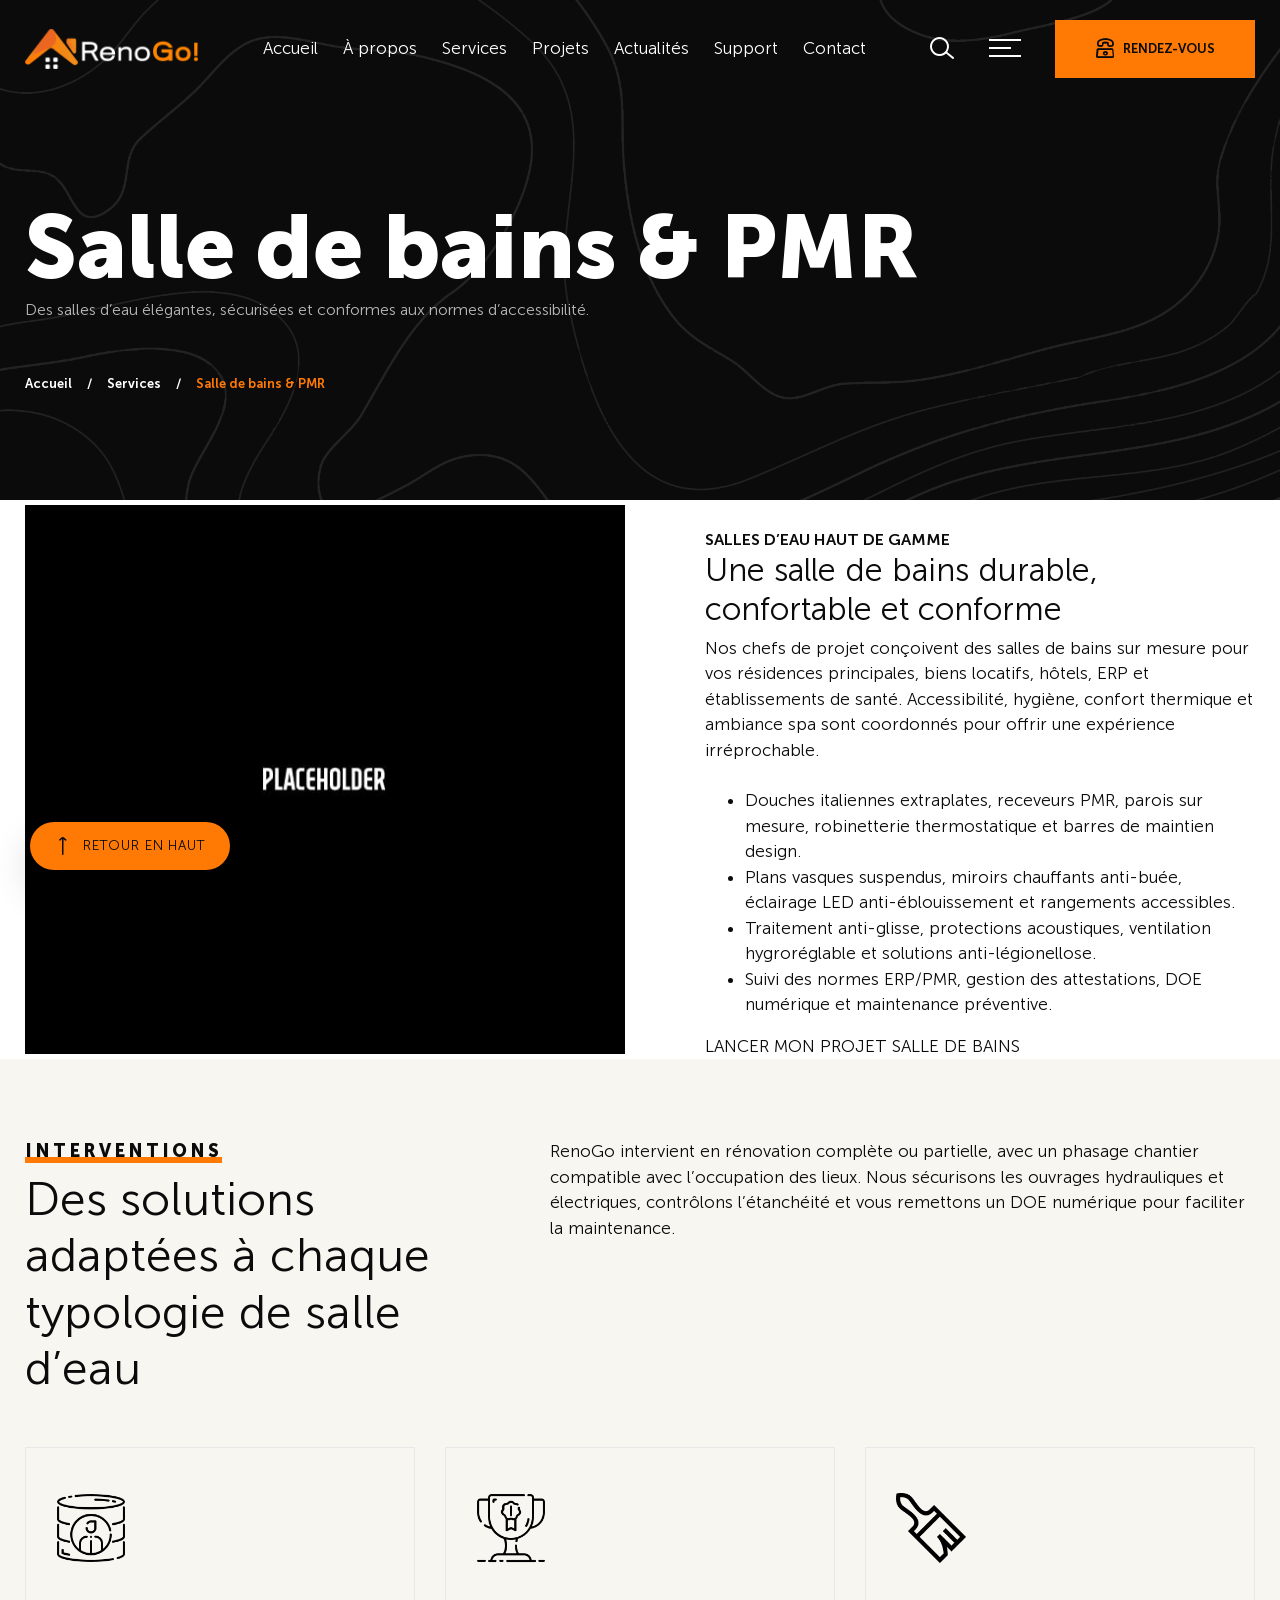
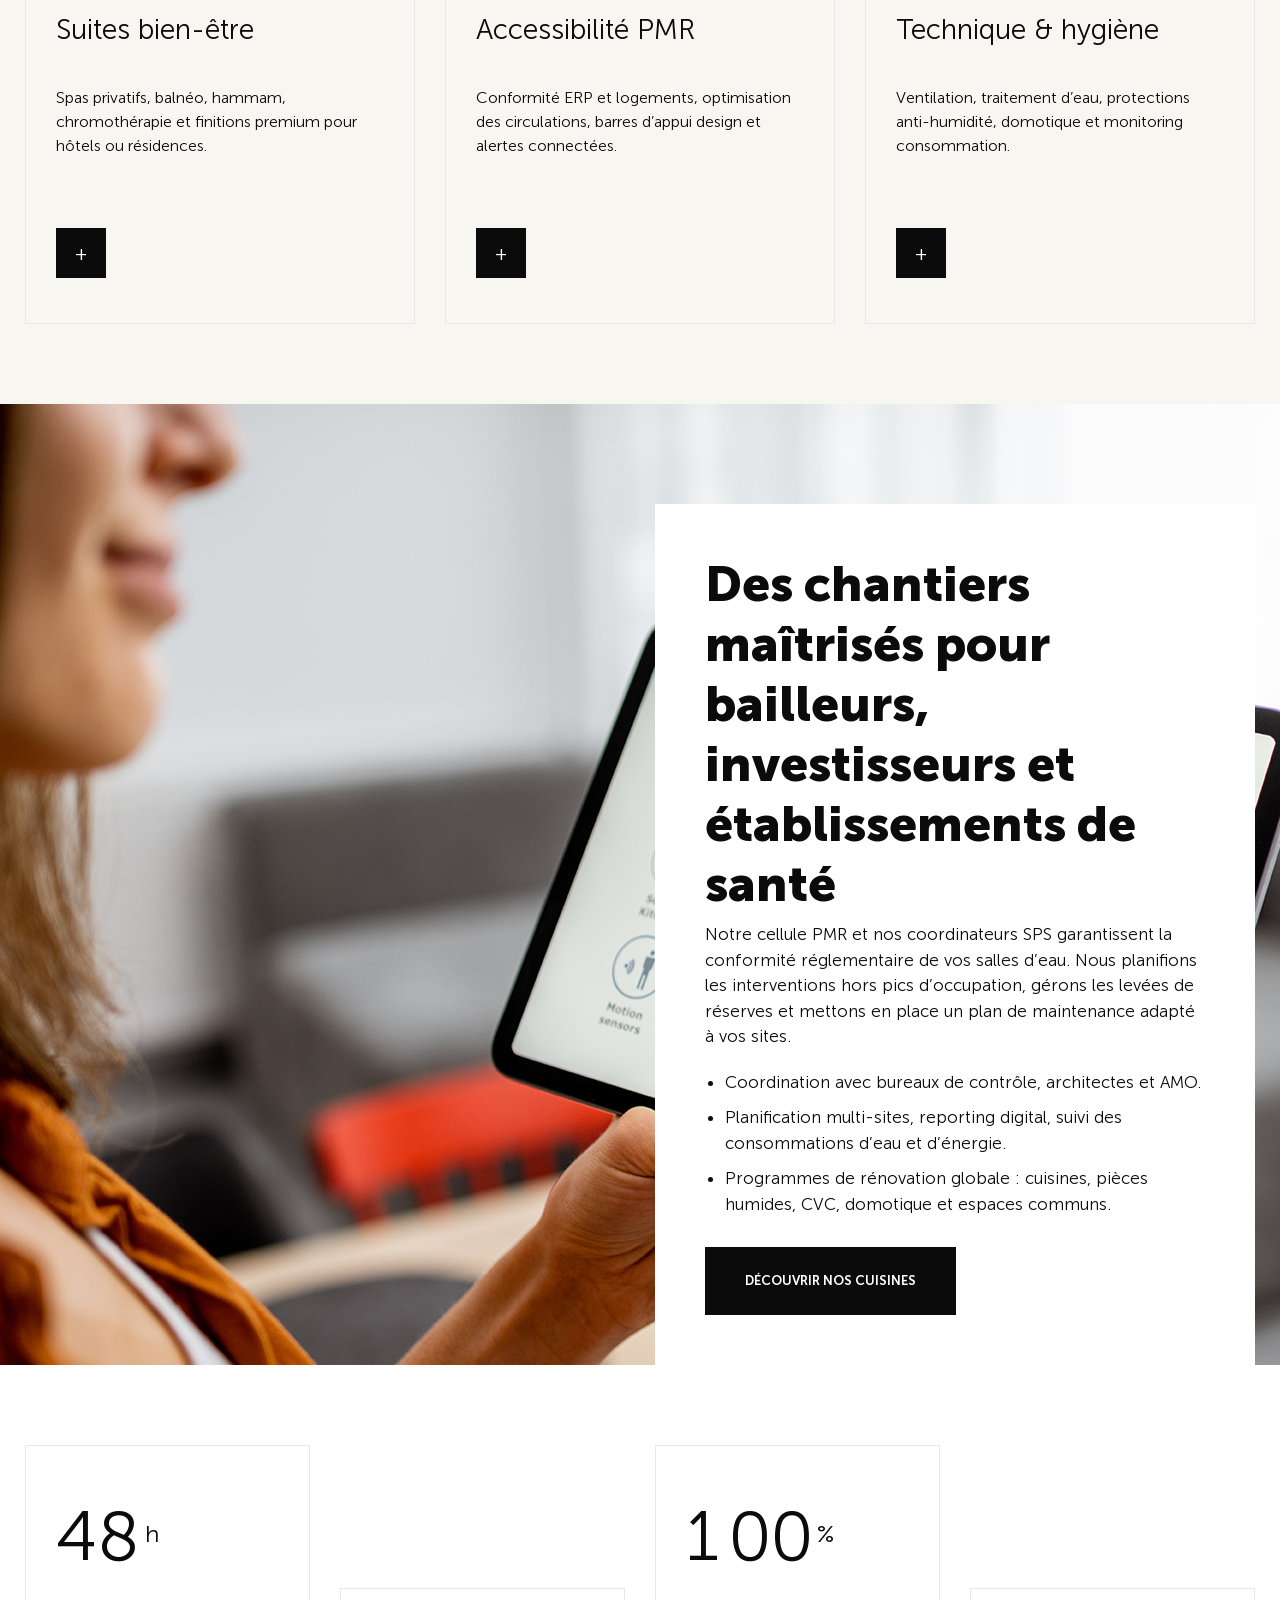
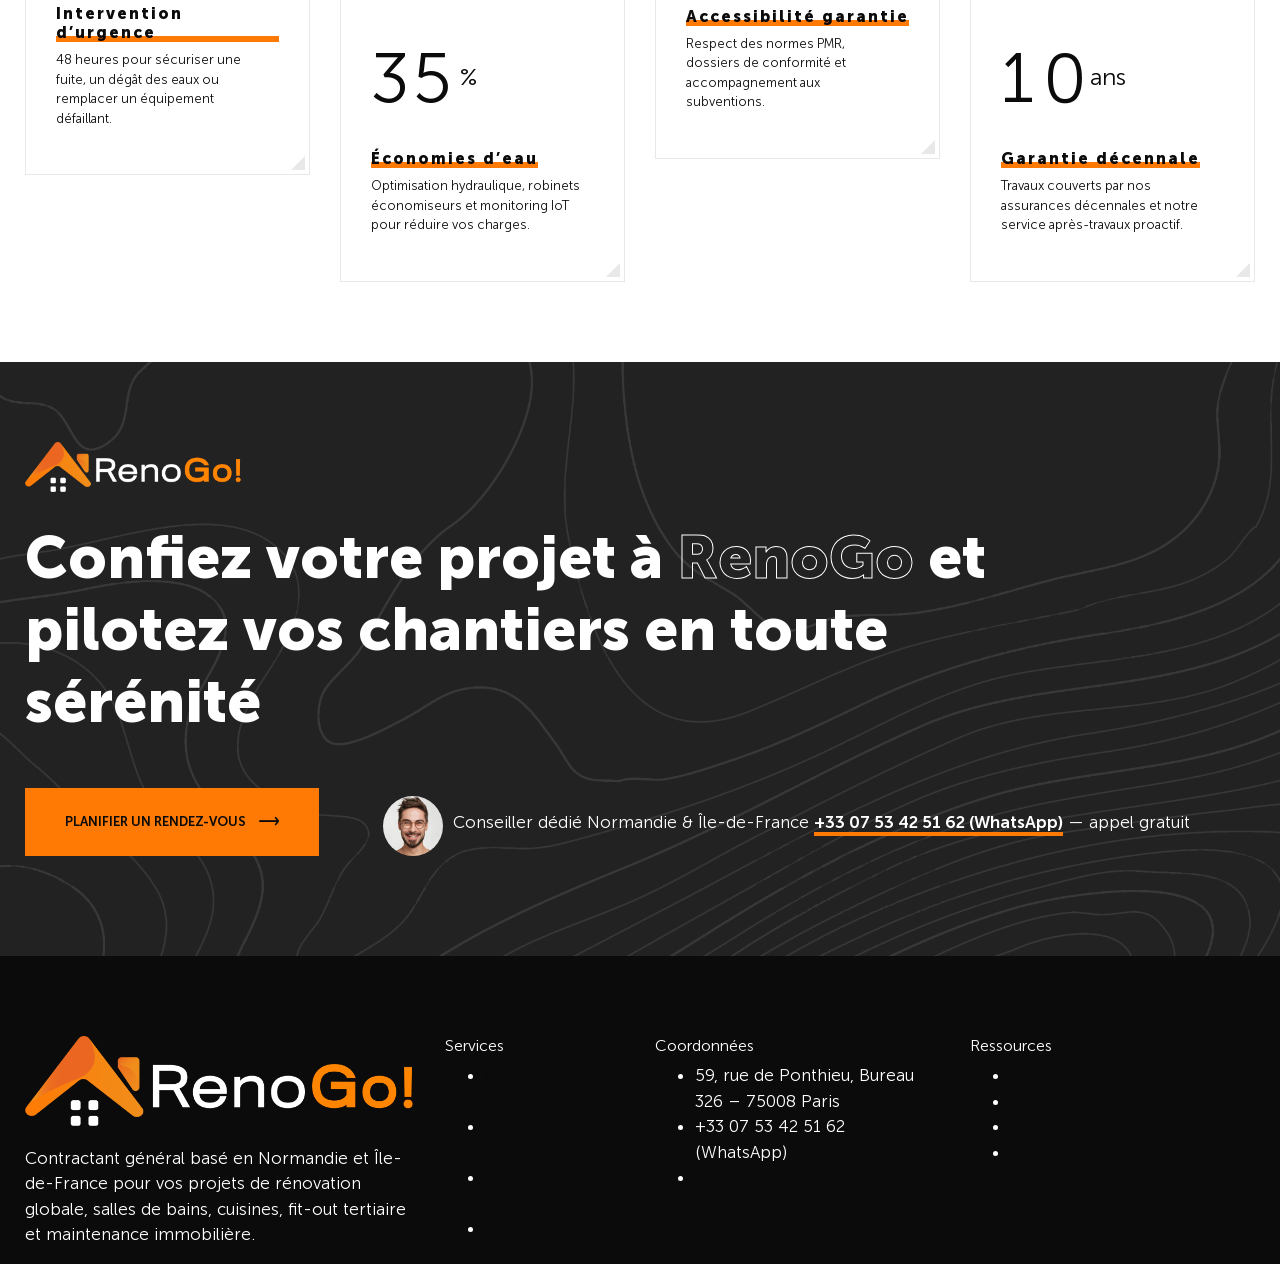
<file: service-salle-de-bains.html>
<!doctype html>
<html lang="fr">
<head>
  <meta charset="utf-8">
  <meta name="viewport" content="width=device-width, initial-scale=1, shrink-to-fit=no">
  <meta http-equiv="X-UA-Compatible" content="IE=edge">

  <!-- Primary SEO -->
  <title>Salle de bains & PMR RenoGo • Création, rénovation et accessibilité clé en main</title>
  <meta name="description" content="RenoGo conçoit des salles de bains premium et accessibles : douches italiennes, suites bien-être, conformité PMR ERP/logements, ventilation et maintenance pour vos biens en Normandie et Île-de-France.">
  <link rel="canonical" href="https://www.renogo.fr/services/salle-de-bains-pmr/">

  <!-- Indexing -->
  <meta name="robots" content="index, follow, max-snippet:-1, max-image-preview:large, max-video-preview:-1">

  <!-- Language / Region -->
  <meta name="content-language" content="fr-FR">
  <link rel="alternate" href="https://www.renogo.fr/services/salle-de-bains-pmr/" hreflang="fr-FR">
  <link rel="alternate" href="https://www.renogo.fr/services/salle-de-bains-pmr/" hreflang="x-default">

  <!-- Theme / PWA basics -->
  <meta name="theme-color" content="#feed01">
  <link rel="manifest" href="/site.webmanifest">

  <!-- Open Graph / Facebook -->
  <meta property="og:locale" content="fr_FR">
  <meta property="og:type" content="website">
  <meta property="og:site_name" content="RenoGo">
  <meta property="og:title" content="Salle de bains & PMR RenoGo • Création & rénovation clé en main">
  <meta property="og:description" content="Suites parentales, salles de bains PMR, spas privatifs et vestiaires ERP livrés clés en main en Normandie et Île-de-France.">
  <meta property="og:url" content="https://www.renogo.fr/services/salle-de-bains-pmr/">
  <meta property="og:image" content="https://www.renogo.fr/assets/og/renogo-cover.jpg">
  <meta property="og:image:width" content="1200">
  <meta property="og:image:height" content="630">

  <!-- Twitter -->
  <meta name="twitter:card" content="summary_large_image">
  <meta name="twitter:site" content="@renogo">
  <meta name="twitter:title" content="Salle de bains & PMR RenoGo • Création & rénovation clé en main">
  <meta name="twitter:description" content="Douches italiennes, balnéo, robinetterie haut de gamme et conformité accessibilité pilotées par RenoGo.">
  <meta name="twitter:image" content="https://www.renogo.fr/assets/og/renogo-cover.jpg">

  <!-- Organization -->
  <meta name="author" content="RenoGo">

  <!-- Favicons (modern set) -->
  <link rel="icon" href="/images/favicon.svg" type="image/svg+xml">
  <link rel="icon" href="/images/favicon-32.png" sizes="32x32" type="image/png">
  <link rel="icon" href="/images/favicon-192.png" sizes="192x192" type="image/png">
  <link rel="apple-touch-icon" href="/images/apple-touch-icon.png" sizes="180x180">
  <meta name="apple-mobile-web-app-title" content="RenoGo">
  <meta name="msapplication-TileColor" content="#feed01">

  <!-- CSS -->
  <link rel="stylesheet" href="css/lineicons.css">
  <link rel="stylesheet" href="css/odometer.min.css">
  <link rel="stylesheet" href="css/fancybox.min.css">
  <link rel="stylesheet" href="css/swiper.min.css">
  <link rel="stylesheet" href="css/bootstrap.min.css">
  <link rel="stylesheet" href="css/style.css">

  <!-- JSON-LD: Service -->
  <script type="application/ld+json">
  {
    "@context": "https://schema.org",
    "@type": "Service",
    "serviceType": "Salle de bains & PMR",
    "provider": {
      "@type": "HomeAndConstructionBusiness",
      "name": "RenoGo",
      "areaServed": "Normandie, Île-de-France",
      "telephone": "+33 07 53 42 51 62",
      "url": "https://www.renogo.fr/"
    },
    "description": "Conception et rénovation de salles de bains premium, accessibles et connectées avec coordination tous corps d'état et maintenance.",
    "areaServed": ["Normandie", "Île-de-France"],
    "hasOfferCatalog": {
      "@type": "OfferCatalog",
      "name": "Solutions salle de bains & PMR",
      "itemListElement": [{
        "@type": "Offer",
        "itemOffered": {
          "@type": "Service",
          "name": "Suites parentales & wellness"
        }
      },{
        "@type": "Offer",
        "itemOffered": {
          "@type": "Service",
          "name": "Mise aux normes PMR logements & ERP"
        }
      },{
        "@type": "Offer",
        "itemOffered": {
          "@type": "Service",
          "name": "Maintenance & garanties"
        }
      }]
    }
  }
  </script>
</head>
<!-- ===== ASIDE (mobile drawer) ===== -->
<aside class="side-widget">
  <div class="inner">
    <div class="logo">
      <a href="index.html"><img src="images/logo.png" alt="Logo RenoGo"></a>
    </div>

    <div class="hide-mobile">
      <p>
        RenoGo coordonne vos projets de rénovation, d’aménagement et de maintenance immobilière en Normandie et en Île-de-France :
        <u>rénovation énergétique</u>, <u>second œuvre</u>, <u>domotique & smart building</u>,
        <u>aménagement paysager</u> et <u>services multitechniques</u>.
        Un pilotage unique, des artisans qualifiés, des livraisons sans surprise.
      </p>

      <figure class="gallery">
        <img src="images/slide02.jpg" alt="Avant / après — séjour rénové à Rouen">
        <img src="images/slide03.jpg" alt="Aménagement paysager et terrasse bois à Évreux">
      </figure>

      <h6 class="widget-title">ADRESSE</h6>
      <address class="address">
        <p>59, rue de Ponthieu, Bureau 326<br>75008 Paris</p>
        <p>Coordination des projets en Île-de-France<br>
           Interventions en Normandie (Rouen, Caen, Évreux…)</p>
        <p>+33 07 53 42 51 62 (WhatsApp)</p>
      </address>

      <h6 class="widget-title">SUIVEZ-NOUS</h6>
      <ul class="social-media">
        <li><a href="#" rel="nofollow noopener">Facebook</a></li>
        <li><a href="#" rel="nofollow noopener">Pinterest</a></li>
        <li><a href="#" rel="nofollow noopener">Instagram</a></li>
      </ul>
    </div>
    <!-- end hide-mobile -->

    <!-- MOBILE MENU (shown inside drawer) -->
    <div class="show-mobile">
      <nav class="site-menu" aria-label="Menu principal mobile">
        <ul>
          <li><a href="index.html">Accueil</a></li>
          <li class="has-children">
         <a href="about-company.html">À propos</a></a>
          </li>
          <li><a href="services.html">Services</a></li>
          <li><a href="projects.html">Projets</a></li>
          <li><a href="news.html">Actualités</a></li>
          <li><a href="https://renogo.atlassian.net/servicedesk/customer/portal/2">Support</a></li>
          <li><a href="contact.html">Contact</a></li>
        </ul>
      </nav>
    </div>
    <!-- end show-mobile -->

    <small>© RenoGo</small>
  </div>
  <!-- end inner -->
</aside>
<!-- end side-widget -->


<!-- ===== NAVBAR (desktop / tablet) ===== -->
<nav class="navbar">
  <div class="container">
    <div class="logo">
      <a href="index.html"><img src="images/logo.png" alt="Logo RenoGo"></a>
    </div>

    <div class="site-menu" aria-label="Menu principal">
      <ul>
        <li><a href="index.html">Accueil</a></li>
        <li class="has-children">
          <a href="about-company.html">À propos</a>
        </li>
        <li><a href="services.html">Services</a></li>
        <li><a href="projects.html">Projets</a></li>
        <li><a href="news.html">Actualités</a></li>
        <li><a href="https://renogo.atlassian.net/servicedesk/customer/portal/2">Support</a></li>
        <li><a href="contact.html">Contact</a></li>
      </ul>
    </div>
    <!-- end site-menu -->

    <div class="search"><i class="lni lni-search-alt"></i></div>

    <div class="hamburger" aria-controls="mobile-menu" aria-expanded="false">
      <div id="hamburger"><span></span><span></span><span></span></div>
      <div id="cross"><span></span><span></span></div>
    </div>

    <a href="https://outlook.office.com/book/RDVRenoGo@renogo.fr/?ismsaljsauthenabled" class="navbar-button" target="_blank" rel="noopener">
      <i class="lni lni-phone-set"></i> <span>RENDEZ-VOUS</span>
    </a>
  </div>
</nav>
<!-- end navbar -->
<header class="page-header">
  <div class="container">
    <h1>Salle de bains & PMR</h1>
    <h6>Des salles d’eau élégantes, sécurisées et conformes aux normes d’accessibilité.</h6>
    <ul>
      <li><a href="index.html">Accueil</a></li>
      <li><a href="services.html">Services</a></li>
      <li>Salle de bains & PMR</li>
    </ul>
  </div>
  <!-- end container -->
</header>
<!-- end page-header -->
<section class="content-section no-spacing">
  <div class="container">
    <div class="row align-items-center">
      <div class="col-lg-6">
        <figure class="side-image">
          <img src="images/tab04.jpg" alt="Salle de bains accessible réalisée par RenoGo">
        </figure>
      </div>
      <!-- end col-6 -->
      <div class="col-lg-6">
        <div class="side-content">
          <h6>SALLES D’EAU HAUT DE GAMME</h6>
          <h2>Une salle de bains durable, confortable et conforme</h2>
          <p>Nos chefs de projet conçoivent des salles de bains sur mesure pour vos résidences principales, biens locatifs, hôtels, ERP et établissements de santé. Accessibilité, hygiène, confort thermique et ambiance spa sont coordonnés pour offrir une expérience irréprochable.</p>
          <ul>
            <li>Douches italiennes extraplates, receveurs PMR, parois sur mesure, robinetterie thermostatique et barres de maintien design.</li>
            <li>Plans vasques suspendus, miroirs chauffants anti-buée, éclairage LED anti-éblouissement et rangements accessibles.</li>
            <li>Traitement anti-glisse, protections acoustiques, ventilation hygroréglable et solutions anti-légionellose.</li>
            <li>Suivi des normes ERP/PMR, gestion des attestations, DOE numérique et maintenance préventive.</li>
          </ul>
          <a href="contact.html" class="button">LANCER MON PROJET SALLE DE BAINS</a>
        </div>
        <!-- end side-content -->
      </div>
      <!-- end col-6 -->
    </div>
    <!-- end row -->
  </div>
  <!-- end container -->
</section>
<!-- end content-section -->
<section class="content-section" data-background="#f7f6f1">
  <div class="container">
    <div class="row">
      <div class="col-lg-5">
        <div class="section-title text-left">
          <h6>INTERVENTIONS</h6>
          <h2>Des solutions adaptées à chaque typologie de salle d’eau</h2>
        </div>
        <!-- end section-title -->
      </div>
      <!-- end col-5 -->
      <div class="col-lg-7">
        <p>RenoGo intervient en rénovation complète ou partielle, avec un phasage chantier compatible avec l’occupation des lieux. Nous sécurisons les ouvrages hydrauliques et électriques, contrôlons l’étanchéité et vous remettons un DOE numérique pour faciliter la maintenance.</p>
      </div>
      <!-- end col-7 -->
      <div class="col-lg-4 col-md-6">
        <div class="icon-content">
          <figure><img src="images/icon04.png" alt="Salle de bains wellness"></figure>
          <h3>Suites bien-être</h3>
          <small>Spas privatifs, balnéo, hammam, chromothérapie et finitions premium pour hôtels ou résidences.</small> <a href="services.html#salle-de-bains-pmr">+</a> </div>
      </div>
      <!-- end col-4 -->
      <div class="col-lg-4 col-md-6">
        <div class="icon-content">
          <figure><img src="images/icon07.png" alt="Salle de bains PMR"></figure>
          <h3>Accessibilité PMR</h3>
          <small>Conformité ERP et logements, optimisation des circulations, barres d’appui design et alertes connectées.</small> <a href="services.html#salle-de-bains-pmr">+</a> </div>
      </div>
      <!-- end col-4 -->
      <div class="col-lg-4 col-md-6">
        <div class="icon-content">
          <figure><img src="images/icon02.png" alt="Gestion technique salle de bains"></figure>
          <h3>Technique & hygiène</h3>
          <small>Ventilation, traitement d’eau, protections anti-humidité, domotique et monitoring consommation.</small> <a href="services.html#renovation-energetique">+</a> </div>
      </div>
      <!-- end col-4 -->
    </div>
    <!-- end row -->
  </div>
  <!-- end container -->
</section>
<!-- end content-section -->
<section class="content-section no-spacing" data-background="images/slide02.jpg">
  <div class="container">
    <div class="row justify-content-end">
      <div class="col-lg-6 col-md-9">
        <div class="services-list-box">
          <h4>Des chantiers maîtrisés pour bailleurs, investisseurs et établissements de santé</h4>
          <p>Notre cellule PMR et nos coordinateurs SPS garantissent la conformité réglementaire de vos salles d’eau. Nous planifions les interventions hors pics d’occupation, gérons les levées de réserves et mettons en place un plan de maintenance adapté à vos sites.</p>
          <ul>
            <li>Coordination avec bureaux de contrôle, architectes et AMO.</li>
            <li>Planification multi-sites, reporting digital, suivi des consommations d’eau et d’énergie.</li>
            <li>Programmes de rénovation globale : cuisines, pièces humides, CVC, domotique et espaces communs.</li>
          </ul>
          <a href="service-cuisine.html" class="button">DÉCOUVRIR NOS CUISINES</a>
        </div>
        <!-- end services-list-box -->
      </div>
      <!-- end col-6 -->
    </div>
    <!-- end row -->
  </div>
  <!-- end container -->
</section>
<!-- end content-section -->
<section class="content-section">
  <div class="container">
    <div class="row">
      <div class="col-lg-3 col-md-6">
        <div class="counter-box"> <span class="odometer" data-count="48" data-status="yes">0</span> <span class="value"> h</span>
          <h6>Intervention d’urgence</h6>
          <p>48 heures pour sécuriser une fuite, un dégât des eaux ou remplacer un équipement défaillant.</p>
        </div>
      </div>
      <!-- end col-3 -->
      <div class="col-lg-3 col-md-6">
        <div class="counter-box"> <span class="odometer" data-count="35" data-status="yes">0</span> <span class="value">%</span>
          <h6>Économies d’eau</h6>
          <p>Optimisation hydraulique, robinets économiseurs et monitoring IoT pour réduire vos charges.</p>
        </div>
      </div>
      <!-- end col-3 -->
      <div class="col-lg-3 col-md-6">
        <div class="counter-box"> <span class="odometer" data-count="100" data-status="yes">0</span> <span class="value">%</span>
          <h6>Accessibilité garantie</h6>
          <p>Respect des normes PMR, dossiers de conformité et accompagnement aux subventions.</p>
        </div>
      </div>
      <!-- end col-3 -->
      <div class="col-lg-3 col-md-6">
        <div class="counter-box"> <span class="odometer" data-count="10" data-status="yes">0</span> <span class="value"> ans</span>
          <h6>Garantie décennale</h6>
          <p>Travaux couverts par nos assurances décennales et notre service après-travaux proactif.</p>
        </div>
      </div>
      <!-- end col-3 -->
    </div>
    <!-- end row -->
  </div>
  <!-- end container -->
</section>
<!-- end content-section -->
<section class="footer-bar">
  <div class="container">
    <div class="row">
      <div class="col-12">
        <figure class="logo"> <img src="images/logo.png" alt="RenoGo"> </figure>
        <h2>Confiez votre projet à <b>RenoGo</b> et pilotez vos chantiers en toute sérénité</h2>
        <a href="contact.html" class="button">PLANIFIER UN RENDEZ-VOUS <i class="lni lni-arrow-right"></i></a>
        <div class="sales-representive">
          <figure> <img src="images/author01.jpg" alt="Conseiller RenoGo"> </figure>
          Conseiller dédié Normandie & Île-de-France <b>+33 07 53 42 51 62 (WhatsApp)</b> — appel gratuit</div>
        <!-- end sales-representive -->
      </div>
      <!-- end col-12 -->
    </div>
    <!-- end row -->
  </div>
  <!-- end container -->
</section>
<!-- end footer-bar -->
<footer class="footer">
  <div class="container">
    <div class="row">
      <div class="col-lg-4 col-md-6">
        <div class="widget">
          <figure class="logo"> <img src="images/logo.png" alt="Logo RenoGo"> </figure>
          <p>Contractant général basé en Normandie et Île-de-France pour vos projets de rénovation globale, salles de bains, cuisines, fit-out tertiaire et maintenance immobilière.</p>
        </div>
        <!-- end widget -->
      </div>
      <!-- end col-4 -->
      <div class="col-lg-2 col-md-6">
        <div class="widget">
          <h6>Services</h6>
          <ul>
            <li><a href="service-cuisine.html">Cuisine sur mesure</a></li>
            <li><a href="services.html#salle-de-bains-pmr">Salle de bains & PMR</a></li>
            <li><a href="services.html#renovation-energetique">Rénovation énergétique</a></li>
            <li><a href="services.html#fit-out-tertiaire">Fit-out tertiaire</a></li>
          </ul>
        </div>
        <!-- end widget -->
      </div>
      <!-- end col-2 -->
      <div class="col-lg-3 col-md-6">
        <div class="widget">
          <h6>Coordonnées</h6>
          <ul>
            <li>59, rue de Ponthieu, Bureau 326 – 75008 Paris</li>
            <li>+33 07 53 42 51 62 (WhatsApp)</li>
            <li><a href="mailto:contact@renogo.fr">contact@renogo.fr</a></li>
          </ul>
        </div>
        <!-- end widget -->
      </div>
      <!-- end col-3 -->
      <div class="col-lg-3 col-md-6">
        <div class="widget">
          <h6>Ressources</h6>
          <ul>
            <li><a href="projects.html">Projets</a></li>
            <li><a href="news.html">Actualités</a></li>
            <li><a href="contact.html">Contact</a></li>
            <li><a href="https://renogo.atlassian.net/servicedesk/customer/portal/2">Support client</a></li>
          </ul>
        </div>
        <!-- end widget -->
      </div>
      <!-- end col-3 -->
    </div>
    <!-- end row -->
  </div>
  <!-- end container -->
  <a href="#" class="scroll-top" aria-label="Retour en haut de la page"><i class="lni lni-arrow-up"></i> <small>Retour en haut</small> </a>
  <!-- end scroll-top -->
</footer>
<!-- end footer -->
<div id="sales-specialist-form">
  <form>
    <div class="form-group"> <span>Nom complet</span>
      <input type="text">
    </div>
    <!-- end form-group -->
    <div class="form-group"> <span>Numéro de téléphone</span>
      <input type="text">
    </div>
    <!-- end form-group -->
    <div class="form-group"> <span>Adresse e-mail</span>
      <input type="email">
    </div>
    <!-- end form-group -->
    <div class="form-group">
      <input type="submit" value="ÊTRE RAPPELÉ">
    </div>
    <!-- end form-group -->
  </form>
</div>
<!-- end sales-specialist-form -->

<!-- JS FILES -->
<script src="js/jquery.min.js"></script>
<script src="js/bootstrap.min.js"></script>
<script src="js/swiper.min.js"></script>
<script src="js/fancybox.min.js"></script>
<script src="js/odometer.min.js"></script>
<script src="js/isotope.min.js"></script>
<script src="js/scripts.js"></script>
</body>
</html>
</file>
<file: css/style.css>
/*

@Author: Themezinho
@URL: http://www.themezinho.net

This file contains the styling for the actual theme, this
is the file you need to edit to change the look of the
theme.


	// Table of contents //

		01. CUSTOM FONTS
		02. BODY
		03. HTML TAGS
		04. FORM ELEMENTS
		05. LINKS
		06. CUSTOM CLASSES
		07. SPACINGS
		08. CUSTOM CONTAINER
		09. ODOMETER
		10. SWIPER BULLETS
		11. HAMBURGER
		12. ACCORDION
		13. SEARCH BOX
		14. SIDE WIDGET
		15. CUSTOM BUTTON
		16. WHITE SPACES
		17. PAGE TRANSITION
		18. NAVBAR
		19. SLIDER
		20. PAGE HEADER
		21. CONTENT SECTION
		22. SECTION TITLE
		23. ICON CONTENT
		24. SIDE IMAGE
		25. COUNTER BOX
		26. CONTACT FORM
		27. GOOGLE MAPS
		28. ISOTOPE FILTER
		29. PROJECTS
		30. PROJECT TEXT
		31. PROJECT SLIDER
		32. SECTOR BOX
		33. CALCULATOR
		34. STEP BOX
		35. INFO BOX DARK
		36. CTA YELLOW BOX
		37.SERVICE LIST BOX
		38.CUSTOM LIST
		39.CERTIFICATE
		40.OUR HISTORY
		41.CORE VALUES BOX
		42.DIRECTOR TEAM
		43.SALES TEAM
		44.TAB CONTENT
		45.VIDEO BOX
		46.TESTIMONIALS SLIDER
		47.LOGO ITEMS
		48.RECENT NEWS
		49.NEWS BOX
		50.SIDEBAR
		51.PAGINATION
		52.FOOTER
		53. RESPONSIVE MEDIUM FIXES
		54. RESPONSIVE TABLET FIXES
		55. RESPONSIVE MOBILE FIXES



*/
/* CUSTOM FONTS */
@font-face {
  font-family: "Museo Sans";
  src: url("../fonts/MuseoSans-300.eot");
  src: url("../fonts/MuseoSans-300.eot?#iefix") format("embedded-opentype"), url("../fonts/MuseoSans-300.woff2") format("woff2"), url("../fonts/MuseoSans-300.woff") format("woff"), url("../fonts/MuseoSans-300.ttf") format("truetype");
  font-weight: 400;
  font-style: normal;
  font-display: swap;
}
@font-face {
  font-family: "Museo Sans";
  src: url("../fonts/MuseoSans-700.eot");
  src: url("../fonts/MuseoSans-700.eot?#iefix") format("embedded-opentype"), url("../fonts/MuseoSans-700.woff2") format("woff2"), url("../fonts/MuseoSans-700.woff") format("woff"), url("../fonts/MuseoSans-700.ttf") format("truetype");
  font-weight: 600;
  font-style: normal;
  font-display: swap;
}
@font-face {
  font-family: "Museo Sans";
  src: url("../fonts/MuseoSans-900.eot");
  src: url("../fonts/MuseoSans-900.eot?#iefix") format("embedded-opentype"), url("../fonts/MuseoSans-900.woff2") format("woff2"), url("../fonts/MuseoSans-900.woff") format("woff"), url("../fonts/MuseoSans-900.ttf") format("truetype");
  font-weight: 800;
  font-style: normal;
  font-display: swap;
}
* {
  outline: none !important;
}

.reno { color: white; }
.go { color: #ff7a04; }


body {
  margin: 0;
  padding: 0;
  font-family: "Museo Sans";
  font-size: 17px;
  color: #0b0b0b;
  -webkit-font-smoothing: antialiased;
  text-rendering: optimizeLegibility;
  -moz-osx-font-smoothing: grayscale;
  overflow-x: hidden;
}

/* HTML TAGS */
img {
  max-width: 100%;
}

figure {
  margin-bottom: 20px;
}

/* FORM ELEMENTS */
input[type=text], input[type=email], input[type=search], input[type=password] {
  width: 420px;
  max-width: 100%;
  height: 68px;
  border: 2px solid #e8e8e8;
  padding: 0 30px;
}

input[type=submit], input[type=button], button[type=button], button[type=submit] {
  height: 68px;
  border: none;
  background: #ff7a04;
  color: #0b0b0b;
  font-weight: 800;
  font-size: 13px;
  padding: 0 50px;
  letter-spacing: 1px;
}

textarea {
  width: 420px;
  max-width: 100%;
  height: 128px;
  border: 2px solid #e8e8e8;
  padding: 30px;
}

/* LINKS */
a {
  color: #0b0b0b;
}

a:hover {
  text-decoration: underline;
  color: #0b0b0b;
}

/* CUSTOM CLASSES */
.overflow {
  overflow: hidden;
}

/* SPACINGS */
.no-spacing {
  margin: 0 !important;
  padding: 0 !important;
}

.no-bottom-spacing {
  margin-bottom: 0 !important;
  padding-bottom: 0 !important;
}

/* CUSTOM CONTAINER */
@media (min-width: 1170px) {
  .container {
    max-width: 1100px;
  }
}
@media (min-width: 1280px) {
  .container {
    max-width: 1260px;
  }
}
/* ODOMETER */
.odometer-formatting-mark {
  display: none;
}

.odometer.odometer-auto-theme, .odometer.odometer-theme-car {
  padding: 0;
}

.odometer.odometer-auto-theme .odometer-digit, .odometer.odometer-theme-car .odometer-digit {
  padding: 0;
}

.odometer.odometer-auto-theme .odometer-digit .odometer-value, .odometer.odometer-theme-car .odometer-digit .odometer-value {
  text-indent: -5px;
}

.odometer.odometer-auto-theme .odometer-digit .odometer-digit-inner, .odometer.odometer-theme-car .odometer-digit .odometer-digit-inner {
  left: 0;
}

.odometer.odometer-auto-theme .odometer-digit .odometer-value, .odometer.odometer-theme-car .odometer-digit .odometer-value {
  text-indent: 0;
}

/* SWIPER BULLETS */
.swiper-pagination {
  width: 100%;
  display: block;
  position: relative;
  text-align: center;
}
.swiper-pagination .swiper-pagination-bullet {
  width: 50px;
  height: 4px;
  border-radius: 0 !important;
}
.swiper-pagination .swiper-pagination-bullet-active {
  background: #ff7a04;
}

/* HAMBURGER */
.hamburger {
  width: 32px;
  height: 38px;
  position: relative;
  cursor: pointer;
  display: inline-block;
  padding-top: 3px;
}
.hamburger span {
  display: block;
  background: #fff;
}
.hamburger #hamburger {
  position: absolute;
  height: 100%;
  width: 100%;
}
.hamburger #hamburger span {
  width: 100%;
  height: 2px;
  position: relative;
  top: 0;
  left: 0;
  margin: 6px 0;
  transition: width ease 0.25s;
}
.hamburger #hamburger span:nth-child(1) {
  transition-delay: 0.5s;
  width: 100%;
}
.hamburger #hamburger span:nth-child(2) {
  transition-delay: 0.625s;
  width: 70%;
}
.hamburger #hamburger span:nth-child(3) {
  transition-delay: 0.75s;
  width: 100%;
  left: 0;
}
.hamburger #cross {
  position: absolute;
  height: 34px;
  width: 34px;
  transform: rotate(45deg);
  left: -2px;
  top: 2px;
}
.hamburger #cross span:nth-child(1) {
  height: 0%;
  width: 2px;
  position: absolute;
  top: 0;
  right: 16px;
  transition-delay: 0s;
  transition: height ease 0.25s;
}
.hamburger #cross span:nth-child(2) {
  width: 0%;
  height: 2px;
  position: absolute;
  left: 0;
  top: 16px;
  transition-delay: 0.25s;
  transition: width ease 0.25s;
}

.hamburger.open #hamburger span {
  width: 0%;
}
.hamburger.open #hamburger span:nth-child(1) {
  transition-delay: 0s;
}
.hamburger.open #hamburger span:nth-child(2) {
  transition-delay: 0.125s;
}
.hamburger.open #hamburger span:nth-child(3) {
  transition-delay: 0.25s;
}
.hamburger.open #cross span:nth-child(1) {
  height: 100%;
  transition-delay: 0.625s;
}
.hamburger.open #cross span:nth-child(2) {
  width: 100%;
  transition-delay: 0.375s;
}

/* ACCORDION */
.accordion {
  width: 100%;
  float: left;
  background: #fff;
  padding: 0;
  padding-right: 50px;
}
.accordion .card {
  background: none;
  border-radius: 0;
  border: none;
}
.accordion .card .card-header {
  background: none;
  padding: 0;
  border: none;
}
.accordion .card .card-header a {
  width: 100%;
  float: left;
  font-weight: 600;
  padding: 30px 0;
  color: #0b0b0b;
  font-weight: 600;
  border-bottom: 4px solid #eaebee;
  font-size: 19px;
}
.accordion .card .card-header a i {
  float: right;
}
.accordion .card .card-header a:hover {
  border-color: #ff7a04;
  text-decoration: none;
}
.accordion .card .card-body {
  width: 100%;
  line-height: 26px;
  padding: 20px 0;
}
.accordion .card [aria-expanded=true] {
  border-color: #ff7a04 !important;
}

/* SEARCH BOX */
.search-box {
  width: 100%;
  height: 100vh;
  display: flex;
  flex-wrap: wrap;
  align-items: center;
  justify-content: center;
  position: fixed;
  left: 0;
  top: 0;
  z-index: 3;
  background: #0b0b0b;
  -webkit-transition: all 0.3s ease;
  -moz-transition: all 0.3s ease;
  transition: all 0.3s ease;
  transition-duration: 500ms;
  -webkit-transition-duration: 500ms;
  transition-timing-function: cubic-bezier(0.86, 0, 0.07, 1);
  -webkit-transition-timing-function: cubic-bezier(0.86, 0, 0.07, 1);
  opacity: 0;
  visibility: hidden;
  color: #fff;
}
.search-box .inner {
  width: 50vw;
  max-width: 700px;
  margin: 0 auto;
  text-align: center;
}
.search-box .inner form {
  width: 100%;
  display: block;
}
.search-box .inner form input[type=search] {
  width: 100%;
  height: 70px;
  border: none;
  border-bottom: 4px solid #232222;
  background: none;
  font-size: 20px;
  margin-bottom: 30px;
  color: #fff;
}
.search-box .inner form input[type=submit] {
  height: 70px;
  background: #ff7a04;
  border: none;
  font-weight: 600;
  padding: 0 60px;
}
.search-box.active {
  opacity: 1;
  visibility: visible;
}

/* SIDE WIDGET */
.side-widget {
  width: 400px;
  height: 100vh;
  max-width: 100%;
  display: flex;
  flex-wrap: wrap;
  align-items: center;
  position: fixed;
  left: -100%;
  top: 0;
  -webkit-transition: all 0.3s ease;
  -moz-transition: all 0.3s ease;
  transition: all 0.3s ease;
  transition-duration: 500ms;
  -webkit-transition-duration: 500ms;
  transition-timing-function: cubic-bezier(0.86, 0, 0.07, 1);
  -webkit-transition-timing-function: cubic-bezier(0.86, 0, 0.07, 1);
  background: #232222;
  background-image: url("../images/header-pattern.png");
  background-position: center;
  background-size: cover;
  z-index: 5;
  box-shadow: 0 0 60px #000;
  padding: 20px 30px;
  color: #fff;
}
.side-widget .inner {
  display: inline-block;
  overflow-y: auto;
}
.side-widget .logo {
  width: 100%;
  display: block;
  margin-bottom: 40px;
}
.side-widget .logo img {
  height: 40px;
}
.side-widget .show-mobile {
  display: none;
}
.side-widget .hide-mobile {
  display: block;
  overflow-x: hidden;
}
.side-widget .gallery {
  display: flex;
  flex-wrap: wrap;
  margin-left: -3px;
  margin-right: -3px;
}
.side-widget .gallery img {
  width: 50%;
  padding: 0 3px;
}
.side-widget p {
  width: 100%;
  display: block;
}
.side-widget .widget-title {
  width: 100%;
  display: block;
  font-weight: 600;
  color: #ff7a04;
  font-size: 13px;
  margin-bottom: 10px;
  margin-top: 20px;
}
.side-widget .address {
  width: 100%;
  display: block;
  margin-top: 20px;
}
.side-widget .social-media {
  width: 100%;
  display: block;
  margin: 0;
  padding: 0;
}
.side-widget .social-media li {
  display: inline-block;
  margin-right: 20px;
  padding: 0;
  list-style: none;
}
.side-widget .social-media li a {
  color: #fff;
  font-size: 13px;
  font-weight: 600;
}
.side-widget .languages {
  width: 100%;
  display: block;
  margin-bottom: 20px;
  margin-top: 20px;
}
.side-widget .languages ul {
  width: 100%;
  display: block;
  margin: 0;
  padding: 0;
}
.side-widget .languages ul li {
  display: inline-block;
  margin-right: 10px;
  padding: 0;
  list-style: none;
}
.side-widget .languages ul li a {
  color: #fff;
  font-weight: 600;
  font-size: 18px;
}
.side-widget .site-menu {
  width: 100%;
  display: block;
  margin-bottom: 20px;
  margin-top: 20px;
}
.side-widget .site-menu ul {
  width: 100%;
  display: block;
  margin: 0;
  padding: 0;
}
.side-widget .site-menu ul li {
  display: block;
  margin: 3px 0;
  padding: 0;
  list-style: none;
}
.side-widget .site-menu ul li ul {
  display: none;
  padding-left: 10px;
  margin-bottom: 10px;
}
.side-widget .site-menu ul li i {
  display: inline-block;
  margin-left: 7px;
}
.side-widget .site-menu ul li a {
  color: #fff;
  font-size: 18px;
  font-weight: 600;
}
.side-widget small {
  font-size: 11px;
  width: 100%;
  display: block;
  margin-top: 20px;
}
.side-widget.active {
  left: 0;
}

/* CUSTOM BUTTON */
.custom-button {
  display: inline-block;
  height: 68px;
  line-height: 68px;
  padding: 0 40px;
  background: #ff7a04;
  color: #0b0b0b;
  font-size: 13px;
  font-weight: 600;
  -webkit-transition: all 0.25s ease-in-out;
  -moz-transition: all 0.25s ease-in-out;
  -ms-transition: all 0.25s ease-in-out;
  -o-transition: all 0.25s ease-in-out;
  transition: all 0.25s ease-in-out;
}
.custom-button i {
  display: inline-block;
  margin-left: 10px;
  font-size: 20px;
  transform: translateY(3px);
  -webkit-transition: all 0.25s ease-in-out;
  -moz-transition: all 0.25s ease-in-out;
  -ms-transition: all 0.25s ease-in-out;
  -o-transition: all 0.25s ease-in-out;
  transition: all 0.25s ease-in-out;
}
.custom-button:hover {
  text-decoration: none;
}
.custom-button:hover i {
  margin-left: 20px;
}
.custom-button.top-spacing {
  margin-top: 30px;
}

/* WHITE SPACES */
.white-space-top {
  position: relative;
}
.white-space-top:before {
  content: "";
  width: 100vw;
  height: 148px;
  background: #fff;
  position: absolute;
  left: 0;
  top: 0;
}

.white-space-bottom {
  position: relative;
}
.white-space-bottom:after {
  content: "";
  width: 100%;
  height: 148px;
  background: #fff;
  position: absolute;
  left: 0;
  bottom: 0;
}

/* PAGE TRANSITION */
.first-transition {
  width: 100%;
  height: 100%;
  position: fixed;
  z-index: 9;
  right: 0;
  top: 0;
  background: #ff7a04;
  animation: first-transition 1s;
  animation-fill-mode: forwards;
}

@keyframes first-transition {
  from {
    right: 0;
  }
  to {
    right: -100%;
  }
}
.page-transition {
  width: 0;
  height: 100%;
  position: fixed;
  z-index: 9;
  left: 0;
  top: 0;
  background: #ff7a04;
  transition: all ease 1s;
}
.page-transition.active {
  width: 100%;
}

/* TOP BAR */
.top-bar {
  width: 100%;
  position: fixed;
  left: 0;
  top: 0;
  z-index: 5;
  background: #ff7a04;
  color: #0b0b0b;
  font-size: 13px;
  line-height: 1.4;
  padding: 10px 0;
  box-shadow: 0 12px 30px rgba(0, 0, 0, 0.08);
}
.top-bar .contact-info {
  width: 100%;
  justify-content: flex-start;
}
.contact-info {
  display: flex;
  flex-wrap: wrap;
  align-items: center;
  gap: 18px;
}
.contact-info__item {
  display: inline-flex;
  align-items: center;
  gap: 8px;
}
.contact-info i {
  font-size: 16px;
}
.contact-info__link {
  font-weight: 700;
  text-decoration: none;
}
.contact-info__link:hover,
.contact-info__link:focus {
  text-decoration: none;
}
.contact-info__link:focus-visible {
  outline: 2px solid #0b0b0b;
  outline-offset: 2px;
}
.top-bar .contact-info__item,
.top-bar .contact-info__link {
  color: #0b0b0b;
}
.top-bar .contact-info__link {
  white-space: nowrap;
}
.top-bar .contact-info i {
  color: #0b0b0b;
}
.contact-info--drawer {
  width: 100%;
  display: flex;
  flex-direction: column;
  align-items: flex-start;
  gap: 12px;
  margin-top: 20px;
  padding-top: 20px;
  border-top: 1px solid rgba(255, 255, 255, 0.2);
  color: #fff;
}
.contact-info--drawer .contact-info__link {
  color: #ff7a04;
}
.contact-info--drawer i {
  color: #ff7a04;
}
.top-bar + .navbar {
  --navbar-offset: 70px;
}

/* NAVBAR */
.navbar {
  width: 100%;
  display: flex;
  flex-wrap: wrap;
  padding: 20px 0;
  position: fixed;
  left: 0;
  top: var(--navbar-offset, 0);
  z-index: 4;
  transition: top ease 1s;
}
.navbar.sticky {
  background: #0b0b0b;
}
.navbar.nav-down {
  top: var(--navbar-offset, 0);
}
.navbar.nav-up {
  top: -100%;
}
.navbar .logo {
  margin-left: 0;
}
.navbar .logo a {
  display: block;
  margin: 0;
}
.navbar .logo a img {
  height: 40px;
}
.navbar .languages {
  display: inline-block;
  margin: 0 20px;
}
.navbar .languages ul {
  display: block;
  margin: 0;
  padding: 0;
}
.navbar .languages ul li {
  display: inline-block;
  margin: 0 5px;
  padding: 0;
  list-style: none;
}
.navbar .languages ul li a {
  display: inline-block;
  color: #fff;
  position: relative;
}
.navbar .languages ul li a:hover {
  text-decoration: none;
}
.navbar .languages ul li a:before {
  content: "";
  display: block;
  position: absolute;
  left: 0;
  bottom: 0;
  height: 2px;
  width: 0;
  transition: width 0s ease, background 0.25s ease;
}
.navbar .languages ul li a:after {
  content: "";
  display: block;
  position: absolute;
  right: 0;
  bottom: 0;
  height: 2px;
  width: 0;
  background: #ff7a04;
  transition: width 0.25s ease;
}
.navbar .languages ul li a:hover:before {
  width: 100%;
  background: #ff7a04;
  transition: width 0.25s ease;
}
.navbar .languages ul li a:hover:after {
  width: 100%;
  background: transparent;
  transition: all 0s ease;
}
.navbar .site-menu {
  display: inline-block;
  margin: 0 20px;
}
.navbar .site-menu ul {
  display: block;
  margin: 0;
  padding: 0;
}
.navbar .site-menu ul li {
  display: inline-block;
  margin: 0 10px;
  padding: 0;
  list-style: none;
  position: relative;
}
.navbar .site-menu ul li ul {
  display: none;
  position: absolute;
  left: -30px;
  top: calc(100% + 20px);
  background: #ff7a04;
  padding: 30px;
}
.navbar .site-menu ul li ul:before {
  content: "";
  width: 100%;
  height: 20px;
  position: absolute;
  left: 0;
  top: -20px;
}
.navbar .site-menu ul li ul li {
  width: 100%;
  display: block;
  margin: 0;
  margin-bottom: 10px;
  white-space: nowrap;
}
.navbar .site-menu ul li ul li:last-child {
  margin-bottom: 0;
}
.navbar .site-menu ul li ul li a {
  color: #0b0b0b;
  display: block;
  padding: 0;
}
.navbar .site-menu ul li:hover ul {
  display: block;
}
.navbar .site-menu ul li a {
  display: inline-block;
  color: #fff;
  position: relative;
}
.navbar .site-menu ul li a:hover {
  text-decoration: none;
}
.navbar .site-menu ul li a:before {
  content: "";
  display: block;
  position: absolute;
  left: 0;
  bottom: 0;
  height: 2px;
  width: 0;
  transition: width 0s ease, background 0.25s ease;
}
.navbar .site-menu ul li a:after {
  content: "";
  display: block;
  position: absolute;
  right: 0;
  bottom: 0;
  height: 2px;
  width: 0;
  background: #ff7a04;
  transition: width 0.25s ease;
}
.navbar .site-menu ul li a:hover:before {
  width: 100%;
  background: #ff7a04;
  transition: width 0.25s ease;
}
.navbar .site-menu ul li a:hover:after {
  width: 100%;
  background: transparent;
  transition: all 0s ease;
}
.navbar .search {
  display: inline-block;
  color: #fff;
  font-size: 24px;
  cursor: pointer;
}
.navbar .hamburger {
  display: inline-block;
  color: #fff;
}
.navbar .navbar-button {
  height: 58px;
  line-height: 58px;
  padding: 0 40px;
  color: #0b0b0b;
  background: #ff7a04;
  font-size: 13px;
  font-weight: 600;
}
.navbar .navbar-button i {
  font-size: 20px;
  display: inline-block;
  transform: translateY(3px);
  margin-right: 5px;
}
.navbar .navbar-button:hover {
  text-decoration: none;
}

/* SLIDER */
.slider {
  width: 100%;
  height: 100vh;
  display: flex;
  flex-wrap: wrap;
  background-color: #0b0b0b;
  background-image: url("../images/header-pattern.png");
  background-size: cover;
  position: relative;
}
.slider .container {
  position: relative;
  padding-top: 150px;
  display: flex;
  flex-wrap: wrap;
}
.slider .slider-content {
  width: calc(50% - 120px);
  display: flex;
  flex-wrap: wrap;
  position: relative;
  overflow: hidden;
  margin: 0;
  margin-right: 40px;
}
.slider .slider-content .swiper-slide {
  display: flex;
  align-items: center;
}
.slider .slider-content .inner {
  width: 100%;
  display: block;
  color: #fff;
  padding-bottom: 100px;
}
.slider .slider-content .inner h2 {
  font-size: 60px;
  font-weight: 800;
}
.slider .slider-content .inner h2 b {
  -webkit-text-stroke: 1px #fff;
  text-stroke: 1px #fff;
  -webkit-text-fill-color: transparent;
  color: transparent;
}
.slider .slider-content .inner p {
  margin-bottom: 70px;
}
.slider .slider-content .inner a {
  display: inline-block;
  height: 68px;
  line-height: 68px;
  padding: 0 40px;
  background: #ff7a04;
  color: #0b0b0b;
  font-size: 13px;
  font-weight: 600;
  -webkit-transition: all 0.25s ease-in-out;
  -moz-transition: all 0.25s ease-in-out;
  -ms-transition: all 0.25s ease-in-out;
  -o-transition: all 0.25s ease-in-out;
  transition: all 0.25s ease-in-out;
}
.slider .slider-content .inner a i {
  display: inline-block;
  margin-left: 10px;
  font-size: 20px;
  transform: translateY(3px);
  -webkit-transition: all 0.25s ease-in-out;
  -moz-transition: all 0.25s ease-in-out;
  -ms-transition: all 0.25s ease-in-out;
  -o-transition: all 0.25s ease-in-out;
  transition: all 0.25s ease-in-out;
}
.slider .slider-content .inner a:hover {
  text-decoration: none;
  box-shadow: 0 20px 20px #000;
}
.slider .slider-content .inner a:hover i {
  margin-left: 20px;
}
.slider .slider-content .controls {
  width: 90%;
  display: flex;
  flex-wrap: wrap;
  align-items: center;
  position: absolute;
  left: 0;
  bottom: 0;
  z-index: 1;
  padding: 30px;
}
.slider .slider-content .controls .swiper-pagination {
  width: auto;
  display: inline-block;
  position: static;
  font-size: 26px;
  color: #9a9a9a;
}
.slider .slider-content .controls .swiper-pagination .swiper-pagination-current {
  font-size: 54px;
  color: #0b0b0b;
}
.slider .slider-content .controls .button-prev {
  width: 80px;
  height: 80px;
  line-height: 80px;
  display: inline-block;
  text-align: center;
  background: #f2f3f5;
  border-radius: 50%;
  color: #0b0b0b;
  -webkit-transition: all 0.25s ease-in-out;
  -moz-transition: all 0.25s ease-in-out;
  -ms-transition: all 0.25s ease-in-out;
  -o-transition: all 0.25s ease-in-out;
  transition: all 0.25s ease-in-out;
  margin-left: auto;
}
.slider .slider-content .controls .button-prev:hover {
  background: #ff7a04;
}
.slider .slider-content .controls .button-next {
  width: 80px;
  height: 80px;
  line-height: 80px;
  display: inline-block;
  text-align: center;
  background: #f2f3f5;
  border-radius: 50%;
  color: #0b0b0b;
  -webkit-transition: all 0.25s ease-in-out;
  -moz-transition: all 0.25s ease-in-out;
  -ms-transition: all 0.25s ease-in-out;
  -o-transition: all 0.25s ease-in-out;
  transition: all 0.25s ease-in-out;
  margin-left: 2px;
  margin-right: 0;
}
.slider .slider-content .controls .button-next:hover {
  background: #ff7a04;
}
.slider .slider-main {
  width: calc(50vw + 80px);
  height: calc(100vh - 150px);
  overflow: hidden;
  margin: 0;
  position: absolute;
  left: calc(50% - 80px);
  top: 150px;
}
.slider .slider-main .slide-image {
  width: 100%;
  height: 100%;
  display: inline-block;
  background-position: center !important;
  background-size: cover !important;
}
.slider .slider-main .header-box {
  width: 160px;
  height: 180px;
  display: flex;
  flex-wrap: wrap;
  align-items: center;
  justify-content: center;
  text-align: center;
  background: #ff7a04;
  position: absolute;
  left: 30px;
  bottom: 30px;
  z-index: 1;
}
.slider .slider-main .header-box:after {
  content: "";
  width: 0;
  height: 0;
  border-style: solid;
  border-width: 0 0 14px 14px;
  border-color: transparent transparent #0b0b0b transparent;
  position: absolute;
  right: 4px;
  bottom: 4px;
}
.slider .slider-main .header-box b {
  font-size: 90px;
  height: 90px;
  line-height: 1;
  font-weight: 400;
  display: inline-block;
  transform: translateY(8px);
}
.slider .slider-main .header-box small {
  display: inline-block;
  line-height: 1.2;
  font-weight: 600;
  letter-spacing: 2px;
  transform: translateY(-8px);
}

/* PAGE HEADER */
.page-header {
  width: 100%;
  height: 500px;
  display: flex;
  flex-wrap: wrap;
  align-items: center;
  background-color: #0b0b0b;
  background-image: url("../images/header-pattern.png");
  background-size: cover;
  position: relative;
}
.page-header .container {
  position: relative;
  color: #fff;
  padding-top: 98px;
}
.page-header .container h6 {
  width: 100%;
  display: block;
  opacity: 0.7;
  margin-bottom: 50px;
}
.page-header .container h1 {
  width: 100%;
  display: block;
  font-size: 7vw;
  font-weight: 800;
  line-height: 1;
}
.page-header .container ul {
  width: 100%;
  display: block;
  margin: 0;
  padding: 0;
}
.page-header .container ul li {
  display: inline-block;
  margin-right: 10px;
  padding: 0;
  font-size: 13px;
  font-weight: 600;
  color: #ff7a04;
}
.page-header .container ul li:last-child:after {
  display: none;
}
.page-header .container ul li:after {
  content: "/";
  display: inline-block;
  margin-left: 15px;
  color: #fff;
}
.page-header .container ul li a {
  color: #fff;
}

/* CONTENT SECTION */
.content-section {
  width: 100%;
  display: block;
  padding: 80px 0;
  position: relative;
}

.section-note {
  width: 100%;
  display: block;
  margin-top: 30px;
  text-align: center;
  font-size: 14px;
}

/* SECTION TITLE */
.section-title {
  width: 100%;
  display: block;
  text-align: center;
  margin-bottom: 50px;
}
.section-title h6 {
  display: inline-block;
  position: relative;
  z-index: 1;
  font-weight: 800;
  letter-spacing: 3px;
  font-size: 18px;
}
.section-title h6:before {
  content: "";
  width: 100%;
  height: 6px;
  background: #ff7a04;
  position: absolute;
  left: 0;
  bottom: 0;
  z-index: -1;
  mix-blend-mode: difference;
}
.section-title h2 {
  width: 100%;
  display: block;
  margin-bottom: 0;
  font-size: 47px;
}
.section-title p {
  width: 100%;
  display: block;
  margin-bottom: 0;
  margin-top: 20px;
}

/* ICON CONTENT */
.icon-content {
  width: 100%;
  display: flex;
  flex-wrap: wrap;
  border: 1px solid #e8e8e8;
  padding: 45px 30px;
  /* box-shadow: 7px 7px 0 #f9f9f9; */
  position: relative;
}
.icon-content:before {
  content: "";
  width: 100%;
  height: 100%;
  background: #ff7a04;
  position: absolute;
  left: 0;
  top: 0;
  -webkit-transition: all 0.25s ease-in-out;
  -moz-transition: all 0.25s ease-in-out;
  -ms-transition: all 0.25s ease-in-out;
  -o-transition: all 0.25s ease-in-out;
  transition: all 0.25s ease-in-out;
  opacity: 0;
  z-index: -1;
  box-shadow: 0 30px 30px #eee;
}
.icon-content:hover {
  border-color: #ff7a04;
}
.icon-content:hover:after {
  content: "";
  width: 30%;
  height: 70px;
  background: url("../images/pattern-dot.png");
  background-size: 12px 12px;
  position: absolute;
  right: -25px;
  bottom: -25px;
}
.icon-content:hover:before {
  transform: scale(1.05);
  opacity: 1;
}
.icon-content figure {
  width: 100%;
  display: block;
  margin-bottom: 50px;
}
.icon-content figure img {
  height: 70px;
}
.icon-content h3 {
  width: 100%;
  display: block;
  margin-bottom: 40px;
}
.icon-content small {
  width: 100%;
  display: block;
  margin-bottom: 70px;
  font-size: 16px;
}
.icon-content a {
  width: 50px;
  height: 50px;
  line-height: 50px;
  display: inline-block;
  background: #0b0b0b;
  color: #fff;
  text-align: center;
  font-size: 20px;
}
.icon-content a:hover {
  text-decoration: none;
}

/* SIDE IMAGE */
.side-image {
  width: 100%;
  display: block;
  margin: 0;
}
.side-image img {
  width: 100%;
}

/* SIDE CONTENT */
.side-content {
  width: 100%;
  display: block;
  margin: 0;
  padding-left: 50px;
}
.side-content figure {
  width: 100%;
  display: block;
  margin: 0;
}
.side-content figure img {
  height: 80px;
}
.side-content h6 {
  width: 100%;
  display: block;
  margin-top: 30px;
  font-weight: 600;
  margin-bottom: 2px;
}
.side-content h5 {
  font-weight: 600;
  margin-bottom: 20px;
  font-size: 22px;
}
.side-content b {
  font-weight: 600;
}
.side-content u {
  text-decoration: none;
  position: relative;
}
.side-content u:before {
  content: "";
  width: 100%;
  height: 6px;
  background: #ff7a04;
  position: absolute;
  left: 0;
  bottom: 0;
  mix-blend-mode: multiply;
}
.side-content p {
  margin-bottom: 25px;
}
.side-content small {
  width: 100%;
  display: block;
  font-size: 13px;
  opacity: 0.6;
}

/* COUNTER BOX */
.col-lg-3:nth-child(even) .counter-box {
  margin-top: 50%;
}

.counter-box {
  width: 100%;
  display: block;
  border: 1px solid #e8e8e8;
  padding: 30px;
  position: relative;
  -webkit-transition: all 0.25s ease-in-out;
  -moz-transition: all 0.25s ease-in-out;
  -ms-transition: all 0.25s ease-in-out;
  -o-transition: all 0.25s ease-in-out;
  transition: all 0.25s ease-in-out;
}
.counter-box:hover {
  transform: translateY(-20px);
  box-shadow: 0 30px 30px #eee;
}
.counter-box:hover h6:before {
  width: 0;
}
.counter-box:after {
  content: "";
  width: 0;
  height: 0;
  border-style: solid;
  border-width: 0 0 14px 14px;
  border-color: transparent transparent #e8e8e8 transparent;
  position: absolute;
  right: 4px;
  bottom: 4px;
}
.counter-box .odometer {
  display: inline-block;
  font-size: 70px;
}
.counter-box .value {
  font-size: 24px;
}
.counter-box h6 {
  display: inline-block;
  font-weight: 800;
  letter-spacing: 2px;
  position: relative;
}
.counter-box h6:before {
  content: "";
  width: 100%;
  height: 6px;
  background: #ff7a04;
  position: absolute;
  left: 0;
  bottom: 0;
  mix-blend-mode: multiply;
  -webkit-transition: all 0.25s ease-in-out;
  -moz-transition: all 0.25s ease-in-out;
  -ms-transition: all 0.25s ease-in-out;
  -o-transition: all 0.25s ease-in-out;
  transition: all 0.25s ease-in-out;
}
.counter-box p {
  font-size: 13px;
  padding-right: 5%;
}

/* CONTACT BOX */
.contact-box {
  width: 100%;
  display: block;
  border: 1px solid #e8e8e8;
  padding: 30px;
  position: relative;
  -webkit-transition: all 0.25s ease-in-out;
  -moz-transition: all 0.25s ease-in-out;
  -ms-transition: all 0.25s ease-in-out;
  -o-transition: all 0.25s ease-in-out;
  transition: all 0.25s ease-in-out;
}
.contact-box:hover {
  transform: translateY(-20px);
  box-shadow: 0 30px 30px #eee;
}
.contact-box:hover h6:before {
  width: 0;
}
.contact-box:after {
  content: "";
  width: 0;
  height: 0;
  border-style: solid;
  border-width: 0 0 14px 14px;
  border-color: transparent transparent #e8e8e8 transparent;
  position: absolute;
  right: 4px;
  bottom: 4px;
}
.contact-box figure {
  width: 100%;
  display: block;
  margin-bottom: 20px;
}
.contact-box figure img {
  height: 80px;
}
.contact-box h6 {
  display: inline-block;
  font-weight: 800;
  letter-spacing: 2px;
  position: relative;
}
.contact-box h6:before {
  content: "";
  width: 100%;
  height: 6px;
  background: #ff7a04;
  position: absolute;
  left: 0;
  bottom: 0;
  mix-blend-mode: multiply;
  -webkit-transition: all 0.25s ease-in-out;
  -moz-transition: all 0.25s ease-in-out;
  -ms-transition: all 0.25s ease-in-out;
  -o-transition: all 0.25s ease-in-out;
  transition: all 0.25s ease-in-out;
}
.contact-box p {
  font-size: 20px;
  padding-right: 5%;
}

/* GOOGLE MAPS */
.google-maps {
  width: 100%;
  height: 520px;
  display: block;
  border: none;
}

.contact-form {
  width: 100%;
  display: block;
  padding: 50px;
  background: #fff;
  position: relative;
  z-index: 1;
  margin-bottom: -70%;
  box-shadow: 0 0 30px rgba(0, 0, 0, 0.1);
}
.contact-form input[type=text] {
  width: 100%;
}
.contact-form textarea {
  width: 100%;
}
.contact-form .form-group:last-child {
  margin-bottom: 0;
}

/* ISOTOPE FILTER */
.isotope-filter {
  width: 100%;
  display: block;
  margin-bottom: 40px;
  padding: 0;
}
.isotope-filter li {
  display: inline-block;
  margin-right: 30px;
  padding: 0;
  list-style: none;
  cursor: pointer;
  position: relative;
  font-weight: 600;
}
.isotope-filter li:last-child {
  margin-right: 0;
}
.isotope-filter li.current:before {
  width: 100%;
}
.isotope-filter li:hover:before {
  width: 100%;
}
.isotope-filter li:before {
  content: "";
  width: 0;
  height: 4px;
  background: #ff7a04;
  position: absolute;
  left: 0;
  bottom: 0;
  -webkit-transition: all 0.25s ease-in-out;
  -moz-transition: all 0.25s ease-in-out;
  -ms-transition: all 0.25s ease-in-out;
  -o-transition: all 0.25s ease-in-out;
  transition: all 0.25s ease-in-out;
}

/* PROJECTS */
.projects {
  width: calc(100% + 60px);
  display: flex;
  flex-wrap: wrap;
  margin: 0 -30px;
  padding: 0;
}
.projects li {
  width: 50%;
  display: inline-block;
  margin-bottom: 50px;
  padding: 0 30px;
  list-style: none;
}
.projects li .project-box {
  width: 100%;
  display: flex;
  flex-wrap: wrap;
  margin: 0;
  padding-bottom: 50px;
  position: relative;
}
.projects li .project-box:hover img {
  filter: grayscale(0);
}
.projects li .project-box:hover figcaption {
  background: #ff7a04;
  color: #0b0b0b;
}
.projects li .project-box img {
  width: 100%;
  display: block;
  filter: grayscale(1);
  -webkit-transition: all 0.25s ease-in-out;
  -moz-transition: all 0.25s ease-in-out;
  -ms-transition: all 0.25s ease-in-out;
  -o-transition: all 0.25s ease-in-out;
  transition: all 0.25s ease-in-out;
}
.projects li .project-box figcaption {
  width: 70%;
  position: absolute;
  left: 30px;
  bottom: 15px;
  padding: 30px;
  background: #0b0b0b;
  color: #fff;
  -webkit-transition: all 0.25s ease-in-out;
  -moz-transition: all 0.25s ease-in-out;
  -ms-transition: all 0.25s ease-in-out;
  -o-transition: all 0.25s ease-in-out;
  transition: all 0.25s ease-in-out;
}
.projects li .project-box figcaption:after {
  content: "";
  width: 20%;
  height: 55px;
  background: url("../images/pattern-dot.png");
  background-size: 12px 12px;
  position: absolute;
  right: -25px;
  bottom: -25px;
}
.projects li .project-box figcaption h5 {
  display: block;
  font-size: 30px;
  font-weight: 800;
  margin: 0;
}
.projects li .project-box figcaption p {
  width: 100%;
  display: block;
  margin: 0;
  display: none;
}

/* PROJECT TEXT */
.project-specifications {
  width: calc(100% - 40px);
  display: block;
  background: #fff;
  box-shadow: 0 0 30px #eee;
  padding: 50px;
  margin-left: 40px;
}
.project-specifications table {
  width: 100%;
  font-size: 15px;
}
.project-specifications table tr td:first-child {
  font-weight: 600;
  width: 120px;
  padding: 10px 0;
}

/* PROJECT SLIDER */
.project-slider {
  width: 100%;
  display: block;
  position: relative;
  overflow: hidden;
}
.project-slider .swiper-slide {
  max-width: 50vw;
}
.project-slider .swiper-slide.swiper-slide-active .project-box figcaption {
  opacity: 1;
}
.project-slider .swiper-slide .project-box {
  width: 100%;
  display: flex;
  flex-wrap: wrap;
  margin: 0;
  padding-bottom: 50px;
  position: relative;
}
.project-slider .swiper-slide .project-box:hover img {
  filter: grayscale(0);
}
.project-slider .swiper-slide .project-box img {
  width: 100%;
  display: block;
  filter: grayscale(1);
  -webkit-transition: all 0.25s ease-in-out;
  -moz-transition: all 0.25s ease-in-out;
  -ms-transition: all 0.25s ease-in-out;
  -o-transition: all 0.25s ease-in-out;
  transition: all 0.25s ease-in-out;
}
.project-slider .swiper-slide .project-box figcaption {
  width: 70%;
  position: absolute;
  left: 30px;
  bottom: 15px;
  padding: 30px;
  background: #ff7a04;
  color: #0b0b0b;
  -webkit-transition: all 0.25s ease-in-out;
  -moz-transition: all 0.25s ease-in-out;
  -ms-transition: all 0.25s ease-in-out;
  -o-transition: all 0.25s ease-in-out;
  transition: all 0.25s ease-in-out;
  opacity: 0;
}
.project-slider .swiper-slide .project-box figcaption:after {
  content: "";
  width: 20%;
  height: 55px;
  background: url("../images/pattern-dot.png");
  background-size: 12px 12px;
  position: absolute;
  right: -25px;
  bottom: -25px;
}
.project-slider .swiper-slide .project-box figcaption h5 {
  display: block;
  font-size: 30px;
  font-weight: 800;
}
.project-slider .swiper-slide .project-box figcaption p {
  width: 100%;
  display: block;
  margin: 0;
}
.project-slider .swiper-pagination {
  width: 100%;
  float: left;
  position: static;
  margin-top: 20px;
}

/* SECTOR BOX */
.sector-box {
  width: 100%;
  display: flex;
  flex-wrap: wrap;
  padding: 40px;
  box-shadow: 1px 0 0 0 #eee, 0 1px 0 0 #eee, 1px 1px 0 0 #eee, 1px 0 0 0 #eee inset, 0 1px 0 0 #eee inset;
  position: relative;
  color: #0b0b0b;
  -webkit-transition: all 0.25s ease-in-out;
  -moz-transition: all 0.25s ease-in-out;
  -ms-transition: all 0.25s ease-in-out;
  -o-transition: all 0.25s ease-in-out;
  transition: all 0.25s ease-in-out;
}
.sector-box:hover {
  box-shadow: none;
  z-index: 1;
  text-decoration: none;
  background: #ff7a04;
}
.sector-box:hover i {
  opacity: 1;
}
.sector-box span {
  font-weight: 600;
}
.sector-box i {
  margin-left: auto;
  opacity: 0.4;
  transform: translateY(3px);
}

/* CALCULATOR */
.calculator {
  background-color: #0b0b0b;
  background-image: url("../images/header-pattern.png");
  background-position: center;
  background-size: cover;
  margin-top: 80px;
}
.calculator .section-title {
  color: #fff;
}
.calculator .bg-image {
  width: 40%;
  height: 100%;
  position: absolute;
  right: 0;
  top: 0;
  background-size: cover;
}
.calculator .form {
  width: 100%;
  display: block;
  padding: 50px;
  background: #fff;
  color: #0b0b0b;
  position: relative;
}
.calculator .form .form-group {
  position: static;
  margin-bottom: 35px;
}
.calculator .form .form-group:last-child {
  margin-bottom: 0;
}
.calculator .form select {
  width: 300px;
  max-width: 100%;
  height: 58px;
  border: 1px solid #e5e5e5;
  padding: 0 20px;
}
.calculator .form .custom-checkbox {
  height: 58px;
  line-height: 58px;
  border: 1px solid #e5e5e5;
  cursor: pointer;
  padding: 0 30px;
  margin-right: 5px;
}
.calculator .form input[type=checkbox] {
  display: none;
}
.calculator .form input[type=checkbox]:checked + .custom-checkbox {
  border-color: #ff7a04;
  background: #ff7a04;
  color: #0b0b0b;
}
.calculator .form .info-box {
  width: 65%;
  float: left;
  margin-top: 50px;
}
.calculator .form .info-box i {
  color: #4cd964;
  font-size: 20px;
  transform: translateY(2px);
}
.calculator .form .price-box {
  float: right;
  background: #ff7a04;
  padding: 30px 50px;
  margin-right: -50px;
  margin-bottom: -50px;
}
.calculator .form .price-box small {
  width: 100%;
  display: block;
  font-weight: 600;
  margin-bottom: 5px;
}
.calculator .form .price-box span {
  font-size: 50px;
  font-weight: 800;
  line-height: 1;
}

/* STEP BOX */
.step-box {
  width: 100%;
  display: block;
  position: relative;
  z-index: 1;
}
.step-box:hover .image img {
  filter: grayscale(0);
}
.step-box:hover:after {
  content: "";
  width: 40%;
  height: 65px;
  background: url("../images/pattern-dot.png");
  background-size: 12px 12px;
  position: absolute;
  right: -25px;
  bottom: -25px;
  z-index: 0;
}
.step-box:hover .content {
  bottom: 0;
}
.step-box:hover .content h6:before {
  width: 0;
}
.step-box * {
  -webkit-transition: all 0.25s ease-in-out;
  -moz-transition: all 0.25s ease-in-out;
  -ms-transition: all 0.25s ease-in-out;
  -o-transition: all 0.25s ease-in-out;
  transition: all 0.25s ease-in-out;
}
.step-box .image {
  width: 100%;
  display: block;
  padding-right: 30px;
}
.step-box .image img {
  width: 100%;
  filter: grayscale(1);
}
.step-box .content {
  width: 80%;
  position: absolute;
  right: 0;
  bottom: -30px;
  z-index: 1;
  background: #fff;
  padding: 40px;
  box-shadow: 0 0 50px rgba(0, 0, 0, 0.1);
}
.step-box .content .icon {
  width: 100%;
  display: block;
  margin-bottom: 20px;
}
.step-box .content .icon img {
  height: 70px;
}
.step-box .content span {
  position: absolute;
  right: 30px;
  top: 30px;
  font-weight: 800;
  opacity: 0.3;
  font-size: 19px;
}
.step-box .content h6 {
  display: inline-block;
  font-weight: 800;
  letter-spacing: 2px;
  position: relative;
  margin-bottom: 20px;
}
.step-box .content h6:before {
  content: "";
  width: 100%;
  height: 6px;
  background: #ff7a04;
  position: absolute;
  left: 0;
  bottom: 0;
  mix-blend-mode: multiply;
  -webkit-transition: all 0.25s ease-in-out;
  -moz-transition: all 0.25s ease-in-out;
  -ms-transition: all 0.25s ease-in-out;
  -o-transition: all 0.25s ease-in-out;
  transition: all 0.25s ease-in-out;
}
.step-box .content p {
  width: 100%;
  display: block;
  margin: 0;
  opacity: 0.7;
}

/* INFO BOX DARK */
.info-box-dark {
  width: 100%;
  display: block;
  background: #0b0b0b;
  color: #fff;
  padding: 50px;
  position: relative;
}
.info-box-dark:after {
  content: "";
  width: 0;
  height: 0;
  border-style: solid;
  border-width: 0 25px 15px 0;
  border-color: transparent #0b0b0b transparent transparent;
  position: absolute;
  right: 10%;
  bottom: -15px;
}
.info-box-dark h6 {
  width: 100%;
  display: block;
  margin-bottom: 15px;
  font-weight: 800;
  font-size: 20px;
}
.info-box-dark p {
  width: 100%;
  display: block;
  opacity: 0.8;
}
.info-box-dark p:last-child {
  margin-bottom: 0;
}

/* CTA BOX YELLOW */
.cta-box-yellow {
  width: calc(100% - 50px);
  display: block;
  background: #ff7a04;
  color: #0b0b0b;
  padding: 50px;
  position: relative;
  margin-bottom: 148px;
}
.cta-box-yellow h4 {
  width: 100%;
  display: block;
  font-weight: 800;
  margin-bottom: 20px;
  font-size: 44px;
}
.cta-box-yellow p {
  width: 100%;
  margin-bottom: 25px;
}
.cta-box-yellow .button {
  display: inline-block;
  height: 68px;
  line-height: 68px;
  padding: 0 40px;
  background: #0b0b0b;
  color: #ff7a04;
  font-size: 13px;
  font-weight: 600;
  -webkit-transition: all 0.25s ease-in-out;
  -moz-transition: all 0.25s ease-in-out;
  -ms-transition: all 0.25s ease-in-out;
  -o-transition: all 0.25s ease-in-out;
  transition: all 0.25s ease-in-out;
}
.cta-box-yellow .button:hover {
  text-decoration: none;
}

/* SERVICE LIST BOX */
.services-list-box {
  width: 100%;
  display: block;
  background: #fff;
  padding: 50px;
  transform: translateY(100px);
  margin-bottom: 100px;
}
.services-list-box h4 {
  font-size: 50px;
  font-weight: 800;
}
.services-list-box p {
  width: 100%;
  display: block;
  margin-bottom: 20px;
}
.services-list-box ul {
  width: 100%;
  display: block;
  padding-left: 20px;
  margin-bottom: 30px;
}
.services-list-box ul li {
  margin: 10px 0;
}
.services-list-box .button {
  display: inline-block;
  height: 68px;
  line-height: 68px;
  padding: 0 40px;
  background: #0b0b0b;
  color: #fff;
  font-size: 13px;
  font-weight: 600;
  -webkit-transition: all 0.25s ease-in-out;
  -moz-transition: all 0.25s ease-in-out;
  -ms-transition: all 0.25s ease-in-out;
  -o-transition: all 0.25s ease-in-out;
  transition: all 0.25s ease-in-out;
}
.services-list-box .button:hover {
  text-decoration: none;
  background: #ff7a04;
  color: #0b0b0b;
}

/* CUSTOM LIST */
.custom-list {
  width: 100%;
  display: block;
  margin: 0;
  padding: 0;
}
.custom-list li {
  width: 100%;
  display: block;
  margin: 0;
  padding: 20px 0;
  list-style: none;
  font-size: 20px;
  font-weight: 600;
  position: relative;
}
.custom-list li:hover:before {
  background: #ff7a04;
  width: 100%;
}
.custom-list li:before {
  content: "";
  width: 30%;
  height: 1px;
  background: #eee;
  position: absolute;
  left: 0;
  bottom: 0;
  -webkit-transition: all 0.25s ease-in-out;
  -moz-transition: all 0.25s ease-in-out;
  -ms-transition: all 0.25s ease-in-out;
  -o-transition: all 0.25s ease-in-out;
  transition: all 0.25s ease-in-out;
}
.custom-list li i {
  font-size: 14px;
  display: inline-block;
  margin-right: 8px;
}

/* CERTIFICATE */
.certificate {
  width: 100%;
  display: block;
  margin: 0;
}
.certificate img {
  border: 1px solid #e8e8e8;
  margin-bottom: 20px;
}
.certificate figcaption {
  font-size: 14px;
}

/* OUR HISTORY */
.our-history {
  width: 100%;
  display: block;
  overflow: hidden;
  position: relative;
}
.our-history .swiper-pagination {
  position: absolute;
  height: 1px;
  left: 0;
  top: 50px;
  background: #eee;
}
.our-history .swiper-pagination-progressbar-fill {
  background: #ff7a04;
}
.our-history .swiper-slide:hover b:after {
  background: #ff7a04;
}
.our-history .swiper-slide {
  z-index: 1;
}
.our-history figure {
  width: 100%;
  padding: 0 15px;
}
.our-history p {
  width: 100%;
  display: block;
  padding: 0 15px;
  font-size: 14px;
}
.our-history b {
  width: 100%;
  height: 50px;
  display: inline-block;
  margin-bottom: 20px;
  text-align: center;
  position: relative;
}
.our-history b:after {
  content: "";
  width: 12px;
  height: 12px;
  background: #eee;
  border-radius: 50%;
  position: absolute;
  left: calc(50% - 6px);
  bottom: -6px;
}
.our-history .controls {
  width: 100%;
  display: flex;
  flex-wrap: wrap;
  align-items: center;
  justify-content: center;
  text-align: center;
  margin-top: 30px;
}
.our-history .controls .button-prev {
  width: 80px;
  height: 80px;
  line-height: 80px;
  display: inline-block;
  text-align: center;
  background: #f2f3f5;
  border-radius: 50%;
  color: #0b0b0b;
  -webkit-transition: all 0.25s ease-in-out;
  -moz-transition: all 0.25s ease-in-out;
  -ms-transition: all 0.25s ease-in-out;
  -o-transition: all 0.25s ease-in-out;
  transition: all 0.25s ease-in-out;
  margin: 0 2px;
}
.our-history .controls .button-prev:hover {
  background: #ff7a04;
}
.our-history .controls .button-next {
  width: 80px;
  height: 80px;
  line-height: 80px;
  display: inline-block;
  text-align: center;
  background: #f2f3f5;
  border-radius: 50%;
  color: #0b0b0b;
  -webkit-transition: all 0.25s ease-in-out;
  -moz-transition: all 0.25s ease-in-out;
  -ms-transition: all 0.25s ease-in-out;
  -o-transition: all 0.25s ease-in-out;
  transition: all 0.25s ease-in-out;
  margin: 0 2px;
  margin-right: 0;
}
.our-history .controls .button-next:hover {
  background: #ff7a04;
}

/* CORE VALUES BOX */
.core-values-box {
  width: 100%;
  display: block;
  border: 1px solid #e8e8e8;
  padding: 30px;
  position: relative;
  -webkit-transition: all 0.25s ease-in-out;
  -moz-transition: all 0.25s ease-in-out;
  -ms-transition: all 0.25s ease-in-out;
  -o-transition: all 0.25s ease-in-out;
  transition: all 0.25s ease-in-out;
  margin: 15px 0;
}
.core-values-box:hover {
  transform: translateY(-20px);
  box-shadow: 0 30px 30px #eee;
}
.core-values-box:hover h6:before {
  width: 0;
}
.core-values-box:after {
  content: "";
  width: 0;
  height: 0;
  border-style: solid;
  border-width: 0 0 14px 14px;
  border-color: transparent transparent #e8e8e8 transparent;
  position: absolute;
  right: 4px;
  bottom: 4px;
}
.core-values-box figure {
  width: 100%;
  display: block;
  margin-bottom: 20px;
}
.core-values-box figure img {
  height: 80px;
}
.core-values-box h6 {
  display: inline-block;
  font-weight: 800;
  letter-spacing: 2px;
  position: relative;
}
.core-values-box h6:before {
  content: "";
  width: 100%;
  height: 6px;
  background: #ff7a04;
  position: absolute;
  left: 0;
  bottom: 0;
  mix-blend-mode: multiply;
  -webkit-transition: all 0.25s ease-in-out;
  -moz-transition: all 0.25s ease-in-out;
  -ms-transition: all 0.25s ease-in-out;
  -o-transition: all 0.25s ease-in-out;
  transition: all 0.25s ease-in-out;
}
.core-values-box p {
  font-size: 20px;
  padding-right: 5%;
}

/* DIRECTOR TEAM */
.director-team {
  width: 100%;
  display: flex;
  flex-wrap: wrap;
  align-items: center;
  border: 1px solid #e8e8e8;
  position: relative;
  -webkit-transition: all 0.25s ease-in-out;
  -moz-transition: all 0.25s ease-in-out;
  -ms-transition: all 0.25s ease-in-out;
  -o-transition: all 0.25s ease-in-out;
  transition: all 0.25s ease-in-out;
  margin: 15px 0;
}
.director-team:hover {
  transform: translateY(-20px);
  box-shadow: 0 30px 30px #eee;
}
.director-team:hover h6:before {
  width: 0;
}
.director-team:after {
  content: "";
  width: 0;
  height: 0;
  border-style: solid;
  border-width: 0 0 14px 14px;
  border-color: transparent transparent #e8e8e8 transparent;
  position: absolute;
  right: 4px;
  bottom: 4px;
}
.director-team figure {
  width: 45%;
  display: block;
  margin: 0;
}
.director-team .content {
  width: 55%;
  display: inline-block;
  padding: 0 30px;
}
.director-team h6 {
  display: inline-block;
  font-weight: 800;
  letter-spacing: 2px;
  position: relative;
}
.director-team h6:before {
  content: "";
  width: 100%;
  height: 6px;
  background: #ff7a04;
  position: absolute;
  left: 0;
  bottom: 0;
  mix-blend-mode: multiply;
  -webkit-transition: all 0.25s ease-in-out;
  -moz-transition: all 0.25s ease-in-out;
  -ms-transition: all 0.25s ease-in-out;
  -o-transition: all 0.25s ease-in-out;
  transition: all 0.25s ease-in-out;
}
.director-team small {
  width: 100%;
  display: block;
  font-size: 20px;
  margin-bottom: 10px;
}
.director-team b {
  width: 100%;
  display: block;
  font-weight: 600;
}

/* SALES TEAM */
.sales-team {
  width: 100%;
  display: block;
  -webkit-transition: all 0.25s ease-in-out;
  -moz-transition: all 0.25s ease-in-out;
  -ms-transition: all 0.25s ease-in-out;
  -o-transition: all 0.25s ease-in-out;
  transition: all 0.25s ease-in-out;
  position: relative;
}
.sales-team:hover {
  background: #ff7a04;
  transform: translateY(-20px);
  box-shadow: 0 30px 30px #eee;
  z-index: 1;
}
.sales-team:hover:after {
  content: "";
  width: 80px;
  height: 70px;
  background: url("../images/pattern-dot.png");
  background-size: 12px 12px;
  position: absolute;
  left: -30px;
  top: 30px;
}
.sales-team:hover .infos:after {
  content: "";
  width: 0;
  height: 0;
  border-style: solid;
  border-width: 0 0 14px 14px;
  border-color: transparent transparent #0b0b0b transparent;
  position: absolute;
  right: 4px;
  bottom: 4px;
}
.sales-team:hover figure img {
  mix-blend-mode: multiply;
}
.sales-team figure {
  width: 100%;
  display: block;
  margin: 0;
}
.sales-team figure img {
  width: 100%;
  filter: grayscale(1);
  -webkit-transition: all 0.25s ease-in-out;
  -moz-transition: all 0.25s ease-in-out;
  -ms-transition: all 0.25s ease-in-out;
  -o-transition: all 0.25s ease-in-out;
  transition: all 0.25s ease-in-out;
}
.sales-team .infos {
  width: 100%;
  display: block;
  text-align: center;
  padding: 15px 0;
  position: relative;
}
.sales-team h6 {
  width: 100%;
  display: block;
}
.sales-team small {
  width: 100%;
  display: block;
  opacity: 0.5;
}
.sales-team b {
  width: 100%;
  display: block;
  font-weight: 600;
  margin-bottom: 15px;
}
.sales-team ul {
  display: inline-block;
  margin: 0;
  padding: 0;
}
.sales-team ul li {
  display: inline-block;
  margin: 0 6px;
  padding: 0;
  list-style: none;
}
.sales-team ul li a {
  color: #0b0b0b;
  font-size: 13px;
}

/* TAB CONTENT */
.tab-left {
  width: 100%;
  display: block;
  background: #0b0b0b;
  color: #fff;
  padding: 50px;
}
.tab-left h2 {
  width: 100%;
  display: block;
  font-size: 40px;
  font-weight: 800;
  margin-bottom: 30px;
}
.tab-left ul {
  width: 100%;
  display: block;
  margin-bottom: 50px;
  padding: 0;
}
.tab-left ul li {
  width: 100%;
  display: block;
  margin: 0;
  padding: 8px 0;
  list-style: none;
}
.tab-left ul li.active a:before {
  width: 100%;
}
.tab-left ul li a {
  color: #fff;
  font-size: 22px;
  font-weight: 800;
  display: inline-block;
  position: relative;
}
.tab-left ul li a:hover {
  text-decoration: none;
  color: #ff7a04;
}
.tab-left ul li a:before {
  content: "";
  width: 0;
  height: 5px;
  background: #ff7a04;
  position: absolute;
  left: 0;
  bottom: 0;
  -webkit-transition: all 0.25s ease-in-out;
  -moz-transition: all 0.25s ease-in-out;
  -ms-transition: all 0.25s ease-in-out;
  -o-transition: all 0.25s ease-in-out;
  transition: all 0.25s ease-in-out;
}
.tab-left p {
  width: 100%;
  display: block;
  margin: 0;
}

.tab-right {
  width: 100%;
  display: block;
}
.tab-right .tab-item {
  display: none;
}
.tab-right .tab-item img {
  width: 100%;
}
.tab-right .tab-item:first-child {
  display: block;
}

/* VIDEO BOX */
.video-box {
  width: 100%;
  display: block;
  margin: 0;
  background: #0b0b0b;
  position: relative;
}
.video-box .play-btn {
  width: 70px;
  height: 70px;
  line-height: 66px;
  display: inline-block;
  position: absolute;
  right: 50px;
  top: 100px;
  z-index: 1;
  text-align: center;
  border-radius: 50%;
  border: 2px solid #fff;
  color: #fff;
  font-size: 20px;
  text-indent: 2px;
}
.video-box .play-btn:hover {
  background: #ff7a04;
  border-color: #ff7a04;
  color: #0b0b0b;
}
.video-box video {
  width: 100%;
  display: block;
  margin: 0;
  opacity: 0.5;
  filter: grayscale(1);
}

/* TESTIOMONIALS SLIDER */
.testimonials-slider {
  width: calc(100% - 250px);
  float: right;
  margin-top: -200px;
  margin-right: 50px;
  position: relative;
  overflow: hidden;
}
.testimonials-slider .controls {
  display: inline-block;
  position: static;
  margin-top: 30px;
}
.testimonials-slider .controls .swiper-pagination {
  width: auto;
  display: inline-block;
  position: static;
  font-size: 26px;
  color: #9a9a9a;
}
.testimonials-slider .controls .swiper-pagination .swiper-pagination-current {
  font-size: 54px;
  color: #0b0b0b;
}
.testimonials-slider .controls .button-prev {
  width: 80px;
  height: 80px;
  line-height: 80px;
  display: inline-block;
  text-align: center;
  background: #ff7a04;
  border-radius: 50%;
  color: #0b0b0b;
  -webkit-transition: all 0.25s ease-in-out;
  -moz-transition: all 0.25s ease-in-out;
  -ms-transition: all 0.25s ease-in-out;
  -o-transition: all 0.25s ease-in-out;
  transition: all 0.25s ease-in-out;
  margin-left: auto;
}
.testimonials-slider .controls .button-prev:hover {
  background: #0b0b0b;
  color: #fff;
}
.testimonials-slider .controls .button-next {
  width: 80px;
  height: 80px;
  line-height: 80px;
  display: inline-block;
  text-align: center;
  background: #ff7a04;
  border-radius: 50%;
  color: #0b0b0b;
  -webkit-transition: all 0.25s ease-in-out;
  -moz-transition: all 0.25s ease-in-out;
  -ms-transition: all 0.25s ease-in-out;
  -o-transition: all 0.25s ease-in-out;
  transition: all 0.25s ease-in-out;
  margin-left: 2px;
  margin-right: 0;
}
.testimonials-slider .controls .button-next:hover {
  background: #0b0b0b;
  color: #fff;
}
.testimonials-slider .testimonial {
  width: 100%;
  float: left;
  padding: 30px;
  background: #fff;
  position: relative;
}
.testimonials-slider .testimonial:after {
  content: "";
  width: 0;
  height: 0;
  border-style: solid;
  border-width: 0 20px 20px 0;
  border-color: transparent #fff transparent transparent;
  position: absolute;
  bottom: -20px;
  right: 30px;
}
.testimonials-slider .testimonial p {
  width: 100%;
  display: block;
  margin-bottom: 30px;
  color: #565656;
}
.testimonials-slider .testimonial i {
  width: 60px;
  height: 60px;
  line-height: 60px;
  float: left;
  background: #ff7a04;
  color: #0b0b0b;
  text-align: center;
  font-size: 30px;
  margin-right: 20px;
  margin-top: -8px;
}
.testimonials-slider .testimonial h6 {
  font-weight: 600;
  margin-bottom: 0;
}

/* LOGO ITEMS */
.logo-item {
  width: 100%;
  display: block;
  margin: 0;
  -webkit-transition: all 0.25s ease-in-out;
  -moz-transition: all 0.25s ease-in-out;
  -ms-transition: all 0.25s ease-in-out;
  -o-transition: all 0.25s ease-in-out;
  transition: all 0.25s ease-in-out;
  padding: 0 30px;
}
.logo-item img {
  width: 100%;
}

/* RECENT NEWS */
.recent-news {
  width: 100%;
  display: block;
  position: relative;
  -webkit-transition: all 0.25s ease-in-out;
  -moz-transition: all 0.25s ease-in-out;
  -ms-transition: all 0.25s ease-in-out;
  -o-transition: all 0.25s ease-in-out;
  transition: all 0.25s ease-in-out;
}
.recent-news:hover {
  transform: translateY(-20px);
  box-shadow: 0 30px 30px #eee;
}
.recent-news:hover:after {
  content: "";
  width: 70%;
  height: 70px;
  background: url("../images/pattern-dot.png");
  background-size: 12px 12px;
  position: absolute;
  right: -25px;
  bottom: -25px;
  z-index: -1;
  opacity: 0.2;
}
.recent-news:hover figure img {
  filter: none;
}
.recent-news:hover .content h3 a {
  background-size: 100% 100%;
}
.recent-news figure {
  width: 100%;
  max-height: 220px;
  display: block;
  margin: 0;
  position: relative;
  overflow: hidden;
  background: #ff7a04;
}
.recent-news figure img {
  width: 100%;
  max-width: inherit;
  min-height: 220px;
  filter: grayscale(1);
}
.recent-news .content {
  width: 100%;
  height: 100%;
  display: block;
  padding: 30px;
  background: #fff;
  border: 1px solid #e8e8e8;
  border-top: none;
}
.recent-news .content small {
  display: inline-block;
  padding: 4px 8px;
  background: #ff7a04;
  margin-bottom: 20px;
  color: #0b0b0b;
}
.recent-news .content h3 {
  width: 100%;
  display: block;
  margin-bottom: 30px;
  font-size: 26px;
  line-height: 1.4;
}
.recent-news .content h3 a {
  display: inline;
  background-image: -moz-linear-gradient(rgba(0, 0, 0, 0) calc(99% - 1px), #0b0b0b 1px);
  background-image: -webkit-linear-gradient(rgba(0, 0, 0, 0) calc(99% - 1px), #0b0b0b 1px);
  background-image: linear-gradient(rgba(0, 0, 0, 0) calc(99% - 1px), #0b0b0b 1px);
  background-repeat: no-repeat;
  background-size: 0% 100%;
  transition: background-size 0.5s;
}
.recent-news .content h3 a:hover {
  text-decoration: none;
}
.recent-news .content .author {
  width: 100%;
  display: block;
  margin-bottom: 0;
  font-size: 13px;
}
.recent-news .content .author img {
  height: 50px;
  display: inline-block;
  border-radius: 50%;
  margin-right: 15px;
}
.recent-news .content .author b {
  font-weight: 600;
}

/* NEWS BOX */
.news-box {
  width: 100%;
  display: block;
  position: relative;
  -webkit-transition: all 0.25s ease-in-out;
  -moz-transition: all 0.25s ease-in-out;
  -ms-transition: all 0.25s ease-in-out;
  -o-transition: all 0.25s ease-in-out;
  transition: all 0.25s ease-in-out;
  margin-bottom: 100px;
}
.news-box:last-child {
  margin-bottom: 0;
}
.news-box:after {
  content: "";
  width: 70%;
  height: 70px;
  background: url("../images/pattern-dot.png");
  background-size: 12px 12px;
  position: absolute;
  right: -25px;
  bottom: -25px;
  z-index: -1;
  opacity: 0.2;
}
.news-box:hover .content h3 a {
  background-size: 100% 100%;
}
.news-box figure {
  width: 100%;
  display: block;
  margin: 0;
  position: relative;
  overflow: hidden;
  background: #ff7a04;
}
.news-box figure img {
  width: 100%;
  max-width: inherit;
}
.news-box .content {
  width: 100%;
  height: 100%;
  display: block;
  padding: 30px;
  background: #fff;
  border: 1px solid #e8e8e8;
  border-top: none;
}
.news-box .content small {
  display: inline-block;
  padding: 4px 8px;
  background: #ff7a04;
  margin-bottom: 20px;
  color: #0b0b0b;
}
.news-box .content h3 {
  width: 100%;
  display: block;
  margin-bottom: 30px;
  font-size: 38px;
  line-height: 1.4;
}
.news-box .content h3 a {
  display: inline;
  background-image: -moz-linear-gradient(rgba(0, 0, 0, 0) calc(99% - 1px), #0b0b0b 1px);
  background-image: -webkit-linear-gradient(rgba(0, 0, 0, 0) calc(99% - 1px), #0b0b0b 1px);
  background-image: linear-gradient(rgba(0, 0, 0, 0) calc(99% - 1px), #0b0b0b 1px);
  background-repeat: no-repeat;
  background-size: 0% 100%;
  transition: background-size 0.5s;
}
.news-box .content h3 a:hover {
  text-decoration: none;
}
.news-box .content .author {
  width: 100%;
  display: block;
  margin-bottom: 0;
  font-size: 13px;
}
.news-box .content .author img {
  height: 50px;
  display: inline-block;
  border-radius: 50%;
  margin-right: 15px;
}
.news-box .content .author b {
  font-weight: 600;
}
.news-box .content h6 {
  font-size: 24px;
  line-height: 1.7;
  margin: 30px 0;
}
.news-box .content strong {
  font-weight: 600;
}
.news-box .content figure {
  margin: 30px 0;
}
.news-box .content blockquote {
  width: 100%;
  display: block;
  padding: 40px;
  background: #ff7a04;
  color: #0b0b0b;
  font-size: 19px;
}
.news-box .content ul {
  padding-left: 20px;
}
.news-box .content ul li {
  margin: 4px 0;
}

/* SIDEBAR */
.sidebar {
  width: 100%;
  display: block;
  padding-left: 30px;
}
.sidebar .widget {
  width: 100%;
  display: block;
  border: 1px solid #e8e8e8;
  padding: 50px;
  margin-bottom: 50px;
}
.sidebar .widget:last-child {
  margin-bottom: 0;
}
.sidebar .widget .widget-title {
  width: 100%;
  display: block;
  position: relative;
  z-index: 1;
  font-weight: 800;
  letter-spacing: 3px;
  font-size: 18px;
  margin-bottom: 30px;
  padding-bottom: 30px;
}
.sidebar .widget .widget-title:before {
  content: "";
  width: 100%;
  height: 6px;
  background: #ff7a04;
  position: absolute;
  left: 0;
  bottom: 0;
  z-index: -1;
  mix-blend-mode: difference;
}
.sidebar .widget form {
  width: 100%;
  display: block;
}
.sidebar .widget form input[type=submit] {
  margin-top: 10px;
  background: #0b0b0b;
  color: #fff;
}
.sidebar .widget .categories {
  width: 100%;
  display: block;
  margin: 0;
  padding: 0;
}
.sidebar .widget .categories li {
  width: 100%;
  display: block;
  margin: 4px 0;
  padding: 0;
  list-style: none;
}
.sidebar .widget .categories li a {
  color: #0b0b0b;
  font-size: 19px;
}

/* PAGINATION */
.pagination {
  width: 100%;
  display: flex;
  flex-wrap: wrap;
  margin: 0;
}
.pagination .page-item {
  display: inline-block;
}
.pagination .page-item .page-link {
  height: 60px;
  line-height: 60px;
  padding: 0 40px;
  border-radius: 0 !important;
  font-size: 12px;
  font-weight: 600;
  color: #0b0b0b;
  outline: none !important;
}
.pagination .page-item .page-link:focus {
  outline: none !important;
}

/* FOOTER BAR */
.footer-bar {
  width: 100%;
  display: block;
  padding: 80px 0;
  position: relative;
  overflow: hidden;
  color: #fff;
  background-color: #232222;
  background-image: url("../images/header-pattern.png");
  background-position: center;
  background-size: cover;
}
.footer-bar .logo {
  width: 100%;
  display: block;
  margin-bottom: 30px;
}
.footer-bar .logo img {
  height: 50px;
}
.footer-bar h2 {
  font-size: 60px;
  font-weight: 800;
  padding-right: 20%;
  margin-bottom: 50px;
}
.footer-bar h2 b {
  -webkit-text-stroke: 1px #fff;
  text-stroke: 1px #fff;
  -webkit-text-fill-color: transparent;
  color: transparent;
}
.footer-bar .button {
  display: inline-block;
  float: left;
  height: 68px;
  line-height: 68px;
  padding: 0 40px;
  background: #ff7a04;
  color: #0b0b0b;
  font-size: 13px;
  font-weight: 600;
  -webkit-transition: all 0.25s ease-in-out;
  -moz-transition: all 0.25s ease-in-out;
  -ms-transition: all 0.25s ease-in-out;
  -o-transition: all 0.25s ease-in-out;
  transition: all 0.25s ease-in-out;
}
.footer-bar .button i {
  display: inline-block;
  margin-left: 10px;
  font-size: 20px;
  transform: translateY(3px);
  -webkit-transition: all 0.25s ease-in-out;
  -moz-transition: all 0.25s ease-in-out;
  -ms-transition: all 0.25s ease-in-out;
  -o-transition: all 0.25s ease-in-out;
  transition: all 0.25s ease-in-out;
}
.footer-bar .button:hover {
  text-decoration: none;
}
.footer-bar .button:hover i {
  margin-left: 20px;
}
.footer-bar .sales-representive {
  display: inline-block;
  margin-left: 5vw;
  line-height: 68px;
}
.footer-bar .sales-representive figure {
  float: left;
  margin-right: 10px;
}
.footer-bar .sales-representive figure img {
  height: 60px;
  border-radius: 50%;
}
.footer-bar .sales-representive b {
  display: inline-block;
  font-weight: 600;
  position: relative;
}
.footer-bar .sales-representive b:before {
  content: "";
  width: 100%;
  height: 4px;
  background: #ff7a04;
  position: absolute;
  left: 0;
  bottom: 20px;
}

/* FOOTER */
.footer {
  width: 100%;
  display: block;
  background-color: #0b0b0b;
  position: relative;
  padding-top: 80px;
  color: #fff;
}
.footer .scroll-top {
  background: #ff7a04;
  position: fixed;
  left: 30px;
  bottom: 30px;
  right: auto;
  top: auto;
  z-index: 1000;
  color: #0b0b0b;
  padding: 14px 24px;
  border-radius: 40px;
  display: inline-flex;
  align-items: center;
  gap: 10px;
  box-shadow: 0 20px 40px rgba(0, 0, 0, 0.2);
  font-weight: 600;
  letter-spacing: 0.05em;
  text-transform: uppercase;
}
.footer .scroll-top i {
  font-size: 18px;
}
.footer .scroll-top small {
  width: auto;
  display: inline;
}
.footer .widget-title {
  width: 100%;
  display: block;
  margin-bottom: 20px;
  font-weight: 600;
  opacity: 0.7;
  letter-spacing: 2px;
}
.footer address {
  width: 100%;
  display: block;
  margin: 0;
}
.footer address p {
  width: 100%;
  display: block;
}
.footer address a {
  display: inline-block;
  color: #fff;
  font-weight: 600;
  font-size: 13px;
  border-bottom: 3px solid #ff7a04;
}
.footer address a:hover {
  text-decoration: none;
  border-color: #fff;
}
.footer form {
  width: 100%;
  display: block;
}
.footer form input[type=email] {
  width: 100%;
  height: 68px;
  border: none;
  background: #232222;
  padding: 30px;
  color: #fff;
  margin-bottom: 15px;
}
.footer form input[type=submit] {
  height: 60px;
  background: #ff7a04;
  border: none;
  padding: 0 40px;
  font-size: 13px;
  font-weight: 600;
}
.footer .footer-bottom {
  width: 100%;
  display: block;
  margin-top: 50px;
  border-top: 1px dotted rgba(255, 255, 255, 0.2);
  padding: 40px 0;
}
.footer .footer-bottom span {
  opacity: 0.7;
  font-size: 13px;
}
.footer .footer-bottom ul {
  float: right;
  margin: 0;
  padding: 0;
}
.footer .footer-bottom ul li {
  display: inline-block;
  margin-left: 20px;
  padding: 0;
  list-style: none;
}
.footer .footer-bottom ul li a {
  opacity: 0.7;
  font-size: 13px;
  color: #fff;
}
.footer .footer-bottom ul li a:hover {
  opacity: 1;
  text-decoration-color: #ff7a04;
}


.cta-popup-backdrop {
  position: fixed;
  left: 0;
  top: 0;
  width: 100%;
  height: 100%;
  background: rgba(11, 11, 11, 0.55);
  opacity: 0;
  pointer-events: none;
  transition: opacity 0.35s ease;
  z-index: 998;
}
.cta-popup-backdrop.is-visible {
  opacity: 1;
  pointer-events: auto;
}

.cta-popup {
  position: fixed;
  right: 40px;
  bottom: 40px;
  max-width: 360px;
  width: calc(100% - 80px);
  background: #fff;
  color: #0b0b0b;
  padding: 32px;
  border-radius: 24px;
  box-shadow: 0 35px 55px rgba(11, 11, 11, 0.25);
  opacity: 0;
  pointer-events: none;
  transform: translateY(30px);
  transition: all 0.35s ease;
  z-index: 999;
  line-height: 1.6;
}
.cta-popup.is-visible {
  opacity: 1;
  pointer-events: auto;
  transform: translateY(0);
}
.cta-popup h3 {
  font-size: 28px;
  line-height: 1.3;
  margin-bottom: 12px;
}
.cta-popup p {
  margin-bottom: 24px;
}
.cta-popup .cta-popup__close {
  position: absolute;
  right: 18px;
  top: 14px;
  background: transparent;
  border: none;
  font-size: 28px;
  line-height: 1;
  color: #0b0b0b;
  cursor: pointer;
  padding: 0;
}
.cta-popup .cta-popup__call {
  display: inline-flex;
  align-items: center;
  justify-content: center;
  gap: 10px;
  background: #ff7a04;
  color: #0b0b0b;
  padding: 14px 22px;
  border-radius: 999px;
  font-weight: 700;
  letter-spacing: 0.05em;
  text-transform: uppercase;
  text-decoration: none;
}
.cta-popup .cta-popup__call:hover {
  text-decoration: none;
  color: #0b0b0b;
  background: #ff941f;
}


/* SALES SPECIALIST FORM */
#sales-specialist-form {
  width: 500px;
  max-width: 100%;
  display: none;
  padding: 40px;
}
#sales-specialist-form .form-group span {
  display: inline-block;
  margin-left: 12px;
  background: #fff;
  padding: 0 6px;
  transform: translateY(14px);
  color: #8b8b8b;
  font-size: 15px;
}
#sales-specialist-form .form-group:last-child {
  margin: 0;
}

.fancybox-close-small {
  transform: scale(1.5);
  top: 10px;
  right: 10px;
}

/* YES NO SWITCHER*/
.yes-no {
  width: 100%;
  display: block;
  position: relative;
  background: #0b0b0b;
  border: 4px solid #0b0b0b;
}
.yes-no .switch {
  width: 100%;
  height: 50px;
  text-align: center;
  -webkit-transition: all 0.25s ease-in-out;
  -moz-transition: all 0.25s ease-in-out;
  -ms-transition: all 0.25s ease-in-out;
  -o-transition: all 0.25s ease-in-out;
  transition: all 0.25s ease-in-out;
}
.yes-no .switch span {
  position: absolute;
  width: 50%;
  height: 100%;
  top: 0;
  left: 0;
  background: #ff7a04;
  font-weight: 600;
  -webkit-transition: all 0.25s ease-in-out;
  -moz-transition: all 0.25s ease-in-out;
  -ms-transition: all 0.25s ease-in-out;
  -o-transition: all 0.25s ease-in-out;
  transition: all 0.25s ease-in-out;
}
.yes-no label {
  cursor: pointer;
  line-height: 50px;
  -webkit-transition: all 0.25s ease-in-out;
  -moz-transition: all 0.25s ease-in-out;
  -ms-transition: all 0.25s ease-in-out;
  -o-transition: all 0.25s ease-in-out;
  transition: all 0.25s ease-in-out;
  font-weight: 600;
}
.yes-no label[for=yes] {
  position: absolute;
  z-index: 1;
  left: 0px;
  width: 50%;
  height: 100%;
  margin: 0;
  color: #fff;
}
.yes-no label[for=no] {
  position: absolute;
  width: 50%;
  height: 100%;
  right: 0px;
  z-index: 1;
  color: #fff;
  margin: 0;
}
.yes-no input[type=radio] {
  display: none;
}
.yes-no #no:checked ~ .switch {
  background: #ff7a04;
}
.yes-no #no:checked ~ .switch span {
  background: #0b0b0b;
}
.yes-no #no:checked ~ .switch span:after {
  background: none;
}
.yes-no #yes:checked ~ .switch label[for=yes] {
  color: #0b0b0b;
  font-weight: 600;
}
.yes-no #no:checked ~ .switch label[for=no] {
  color: #0b0b0b;
}

/* RANGE SLIDER */
.range-slider {
  width: 100%;
  display: block;
}

.range-slider__range {
  -webkit-appearance: none;
  width: 100%;
  height: 10px;
  border-radius: 0;
  background: #f2f2f2;
  outline: none;
  padding: 0;
  margin: 0;
}

.range-slider__range::-webkit-slider-thumb {
  -webkit-appearance: none;
  appearance: none;
  width: 20px;
  height: 20px;
  border-radius: 50%;
  background: #ff7a04;
  cursor: pointer;
  -webkit-transition: background 0.15s ease-in-out;
  transition: background 0.15s ease-in-out;
}

.range-slider__range::-moz-range-thumb {
  width: 20px;
  height: 20px;
  border: 0;
  border-radius: 50%;
  background: #ff7a04;
  cursor: pointer;
  -moz-transition: background 0.15s ease-in-out;
  transition: background 0.15s ease-in-out;
}

.range-slider__range:active::-moz-range-thumb {
  background: #ff7a04;
}

.range-slider__range:focus::-webkit-slider-thumb {
  box-shadow: 0 0 0 3px #fff, 0 0 0 6px #ff7a04;
}

.range-slider__value {
  position: relative;
  width: 60px;
  color: #0b0b0b;
  line-height: 20px;
  text-align: center;
  background: #ff7a04;
  padding: 5px 10px;
}

::-moz-range-track {
  background: #ff7a04;
  border: 0;
}

input::-moz-focus-inner, input::-moz-focus-outer {
  border: 0;
}

/* RESPONSIVE MEDIUM  */
@media only screen and (max-width: 1199px), only screen and (max-device-width: 1199px) {
  .top-bar .contact-info {
    gap: 14px;
  }

  .top-bar + .navbar {
    --navbar-offset: 80px;
  }

  .navbar .navbar-button {
    padding: 0 15px;
    margin-left: 20px;
  }

  .navbar .navbar-button i {
    margin: 0;
  }

  .navbar .navbar-button span {
    display: none;
  }

  .slider .slider-content .inner h2 {
    font-size: 50px;
  }

  .counter-box .odometer {
    font-size: 55px;
  }

  .project-slider .swiper-slide {
    max-width: 70vw;
  }

  .calculator .form .info-box {
    width: 60%;
  }

  .logo-item {
    padding: 0 15px;
  }

  .footer-bar h2 {
    padding: 0;
  }
}
/* RESPONSIVE TABLET  */
@media only screen and (max-width: 991px), only screen and (max-device-width: 991px) {
  .top-bar {
    padding: 14px 0;
  }

  .top-bar .contact-info {
    flex-direction: column;
    align-items: flex-start;
    gap: 12px;
  }

  .top-bar + .navbar {
    --navbar-offset: 112px;
  }

  .contact-info--drawer {
    gap: 16px;
  }

  .side-widget {
    box-shadow: none;
  }

  .side-widget .show-mobile {
    display: block;
  }

  .side-widget .hide-mobile {
    display: none;
  }

  .contact-box {
    margin: 15px 0;
  }

  .contact-box p {
    font-size: 18px;
  }

  .contact-form {
    margin-bottom: -10%;
  }

  .counter-box .value {
    margin-right: 20px;
  }

  .step-box {
    margin: 15px 0;
  }

  .step-box .image {
    padding-right: 0;
  }

  .step-box .content {
    bottom: 30px;
    right: 30px;
  }

  .accordion {
    padding-right: 0;
  }

  .cta-box-yellow {
    width: 100%;
  }

  .custom-list {
    margin-top: 30px;
  }

  .certificate {
    margin: 15px 0;
  }

  .projects li {
    width: 100%;
  }

  .project-specifications {
    width: 100%;
    margin-top: 30px;
    margin-left: 0;
  }

  .sidebar {
    padding-left: 0;
    margin-top: 50px;
  }

  .navbar .site-menu {
    display: none;
  }

  .navbar .navbar-button span {
    display: inline-block;
    margin-left: 6px;
  }

  .slider {
    height: auto;
  }

  .slider .container {
    padding-top: 120px;
  }

  .slider .slider-main {
    width: 100%;
    height: 600px;
    position: static;
    margin-bottom: 40px;
  }

  .slider .slider-content {
    width: 100%;
    margin-right: 0;
    padding-bottom: 50px;
  }

  .slider .slider-content .inner {
    padding-bottom: 0;
  }

  .slider .slider-content .swiper-slide {
    align-items: flex-start;
    height: auto;
  }

  .slider .slider-content .controls .swiper-pagination .swiper-pagination-current {
    color: #fff;
  }

  .slider .slider-content .controls {
    width: 100%;
    display: flex;
    padding: 0;
    position: static;
    transform: translateY(-100%);
  }

  .slider.white-space-bottom:after {
    display: none;
  }

  .icon-content {
    margin: 15px 0;
  }

  .side-content {
    padding-left: 0;
    margin-top: 30px;
  }

  .col-lg-3:nth-child(even) .counter-box {
    margin-top: 0;
  }

  .counter-box {
    margin: 15px 0;
  }

  .project-slider .swiper-slide {
    max-width: inherit;
  }

  .calculator .form .info-box {
    width: 100%;
    margin-top: 0;
    margin-bottom: 30px;
  }

  .calculator .form .price-box {
    width: calc(100% + 100px);
  }

  .row.no-gutters .col {
    width: 33%;
    flex-basis: 33%;
    flex-grow: inherit;
    margin: 0 auto;
  }

  .sales-team {
    margin: 15px 0;
  }

  .logo-item {
    margin: 15px 0;
  }

  .col-lg-5 .recent-news {
    margin-bottom: 30px;
  }

  .footer-bar .sales-representive {
    margin-left: 0;
    margin-top: 30px;
  }

  .footer address {
    margin-bottom: 50px;
  }

  .cta-popup {
    right: 20px;
    bottom: 20px;
    width: calc(100% - 40px);
  }
}
/* RESPONSIVE MOBILE */
@media only screen and (max-width: 767px), only screen and (max-device-width: 767px) {
  .top-bar + .navbar {
    --navbar-offset: 140px;
  }

  .contact-info--drawer {
    gap: 18px;
  }

  .side-widget {
    width: 240px;
  }

  .search-box .inner {
    width: 90vw;
  }

  .navbar .navbar-button span {
    display: none;
  }

  .navbar .languages {
    display: none;
  }

  .navbar .navbar-button {
    margin-left: 0;
  }

  .slider .slider-content {
    margin-bottom: 30px;
  }

  .slider .slider-content .controls {
    padding: 0;
    width: 100%;
  }

  .slider .slider-content .controls .button-prev {
    order: 1;
    margin: 0;
  }

  .slider .slider-content .controls .swiper-pagination {
    margin: 0 auto;
    order: 2;
  }

  .slider .slider-content .controls .button-next {
    order: 3;
  }

  .slider .slider-content .inner {
    padding-bottom: 30px;
  }

  .slider .slider-content .inner h2 {
    font-size: 40px;
  }

  .slider .slider-content .inner p {
    margin-bottom: 30px;
  }

  .slider .slider-main {
    height: 400px;
    margin-bottom: 15px;
  }

  .icon-content {
    width: 100%;
    margin: 15px 0;
  }

  .icon-content small {
    margin-bottom: 30px;
  }

  .project-slider .swiper-slide .project-box figcaption {
    width: 100%;
    position: static;
  }

  .project-slider .swiper-slide .project-box figcaption h5 {
    font-size: 22px;
  }

  .project-slider .swiper-slide .project-box figcaption:after {
    bottom: 0;
  }

  .calculator .bg-image {
    display: none;
  }

  .row.no-gutters .col {
    width: 80%;
    flex-basis: 80%;
    margin: 15px 10%;
  }

  .testimonials-slider {
    width: 100%;
    margin: 0;
  }

  .testimonials-slider .controls {
    display: none;
  }

  .recent-news {
    margin: 15px 0 !important;
  }

  .contact-form {
    padding: 30px;
  }

  .news-box .content h3 {
    font-size: 26px;
  }

  .sidebar .widget {
    padding: 30px;
  }

  .isotope-filter li {
    font-size: 15px;
    margin-right: 20px;
  }

  .projects li .project-box figcaption {
    width: calc(100% - 60px);
    left: 30px;
    padding: 20px;
  }

  .projects li .project-box figcaption h5 {
    font-size: 25px;
  }

  .project-specifications {
    padding: 30px;
  }

  .info-box-dark {
    padding: 30px;
  }

  .cta-box-yellow {
    padding: 30px;
  }

  .cta-box-yellow h4 {
    font-size: 34px;
  }

  .calculator .form {
    padding: 30px;
  }

  .footer-bar h2 {
    font-size: 40px;
  }

  .footer-bar .sales-representive {
    line-height: inherit;
  }

  .footer-bar .sales-representive b {
    color: #ff7a04;
  }

  .footer-bar .sales-representive b:before {
    display: none;
  }

  .footer-bar .sales-representive figure {
    width: 100%;
  }

  .footer .scroll-top {
    left: 15px;
    bottom: 15px;
    padding: 12px 20px;
  }

  .footer .footer-bottom ul {
    float: left;
  }

  .footer .footer-bottom ul li {
    margin-left: 0;
    margin-right: 10px;
  }

  .cta-popup {
    left: 15px;
    right: 15px;
    bottom: 20px;
    width: auto;
    padding: 26px;
    border-radius: 20px;
  }

  .cta-popup h3 {
    font-size: 24px;
  }

  .cta-popup .cta-popup__call {
    width: 100%;
    padding: 12px 18px;
  }
}
</file>
